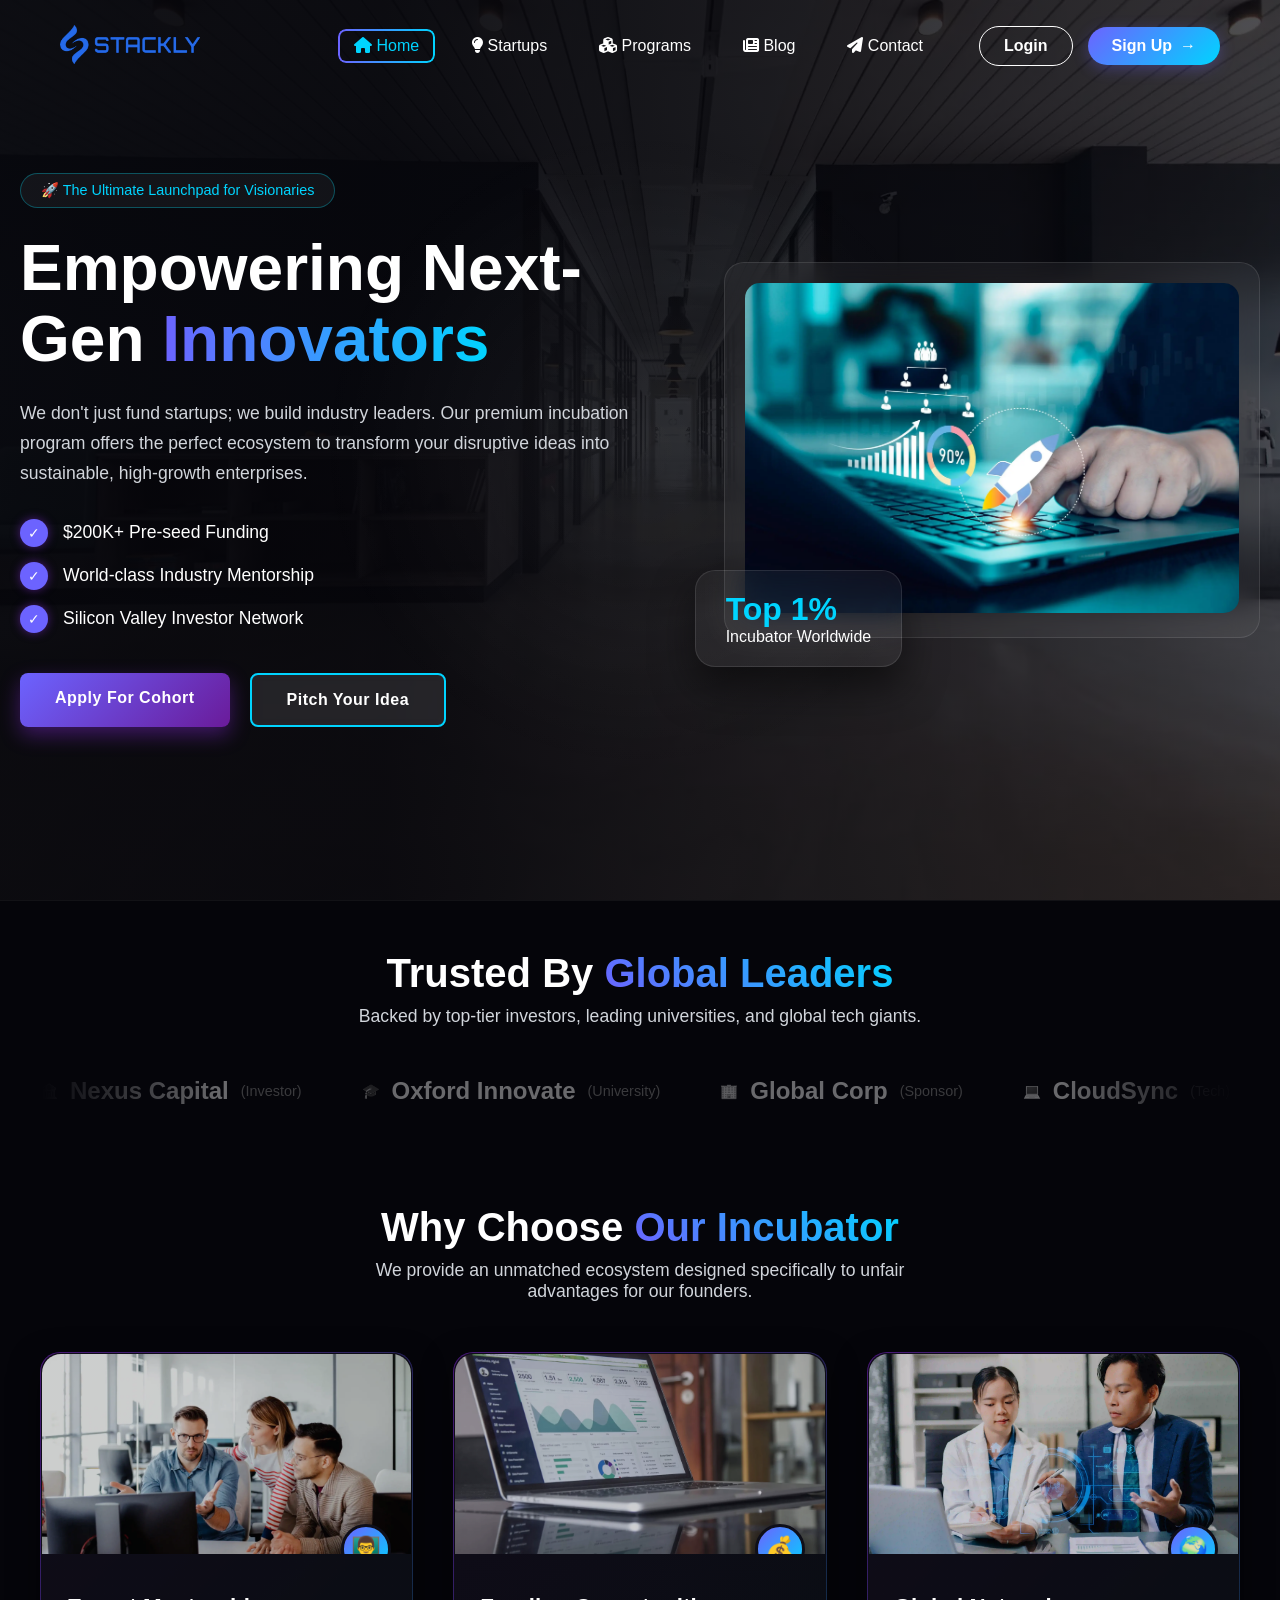
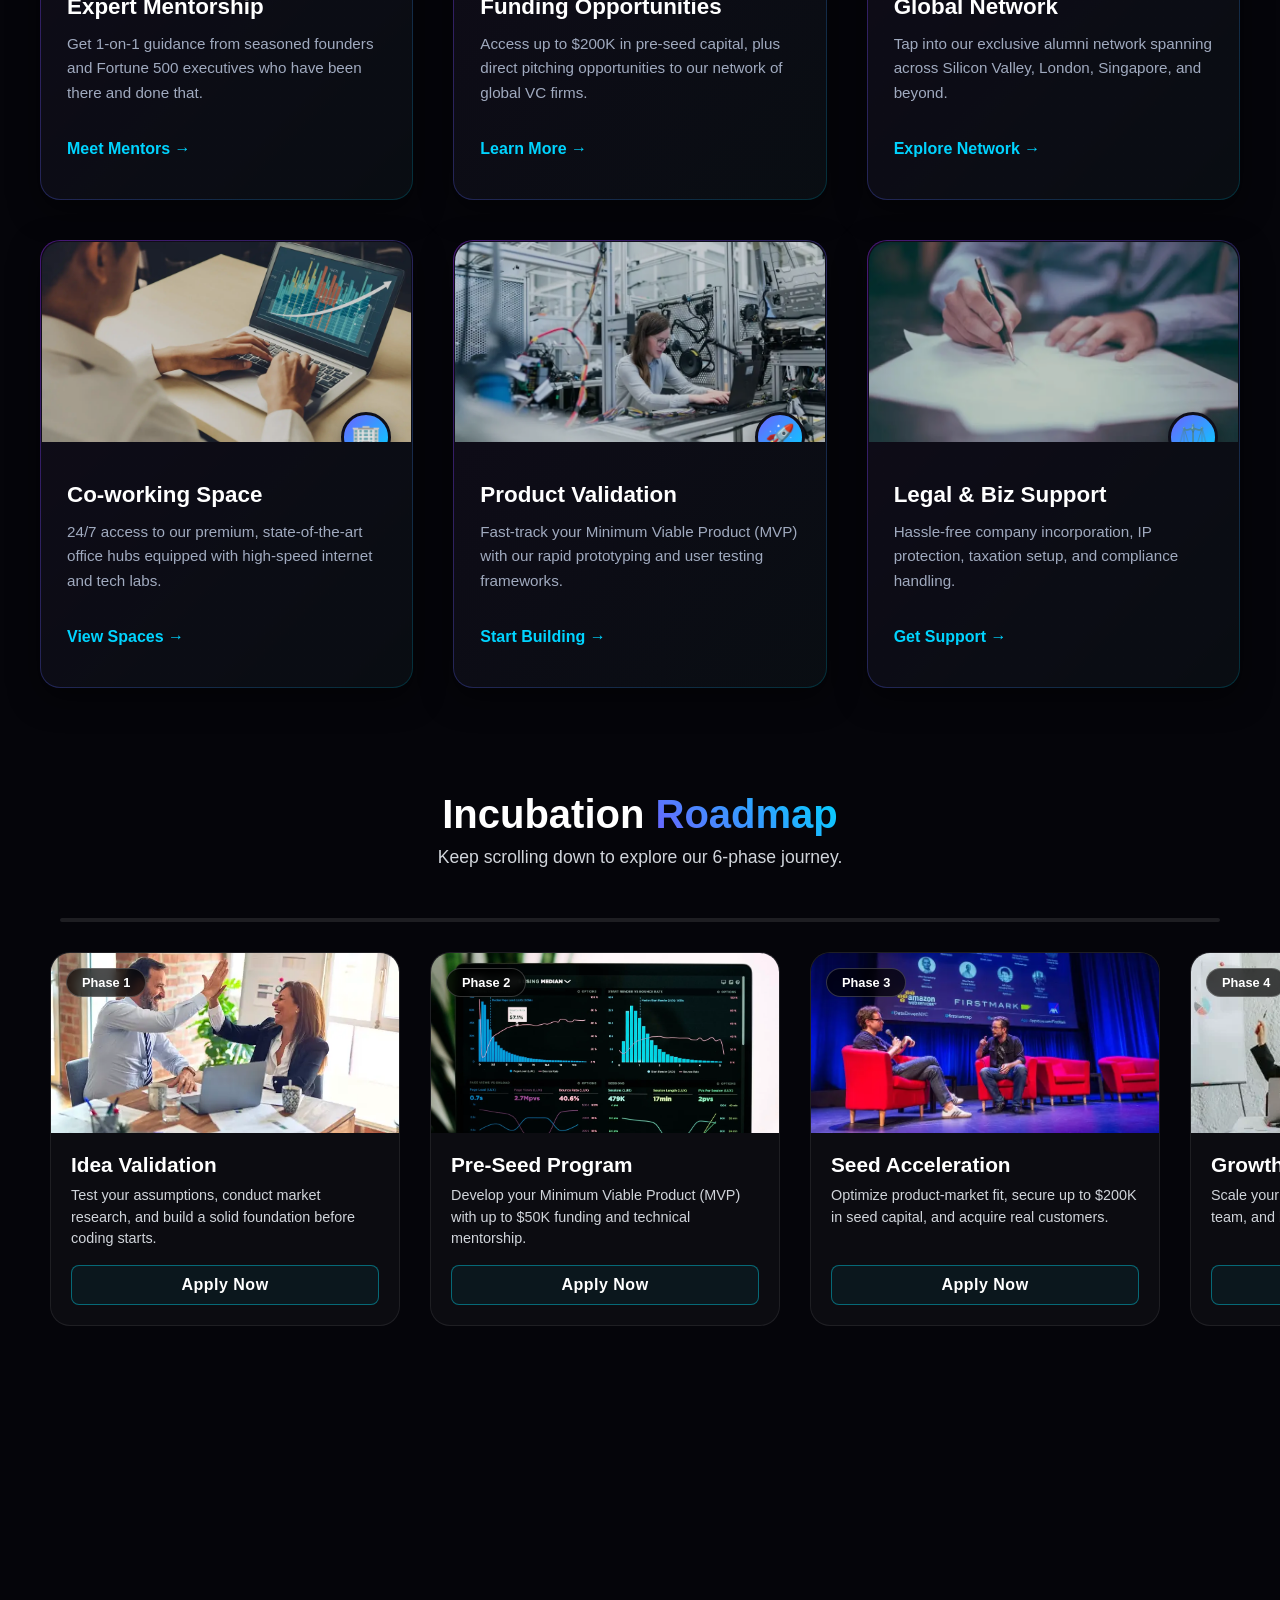
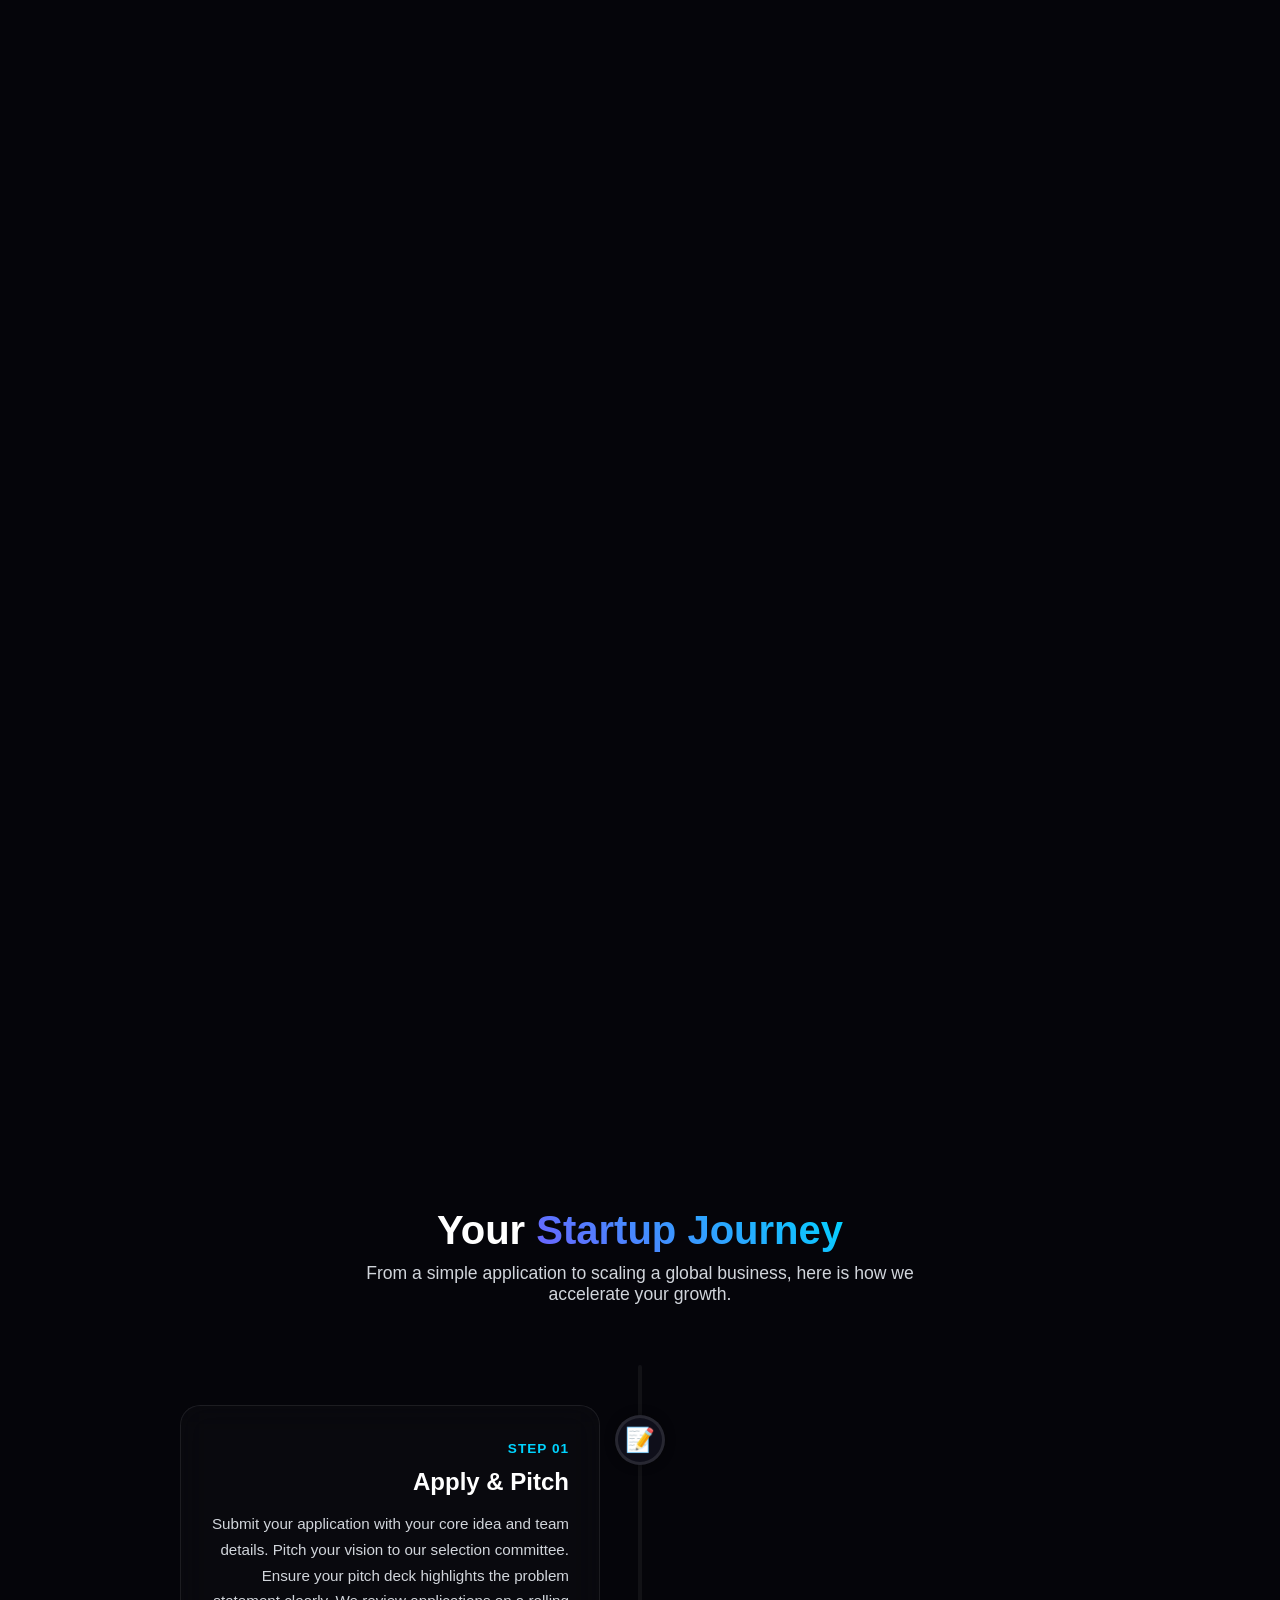
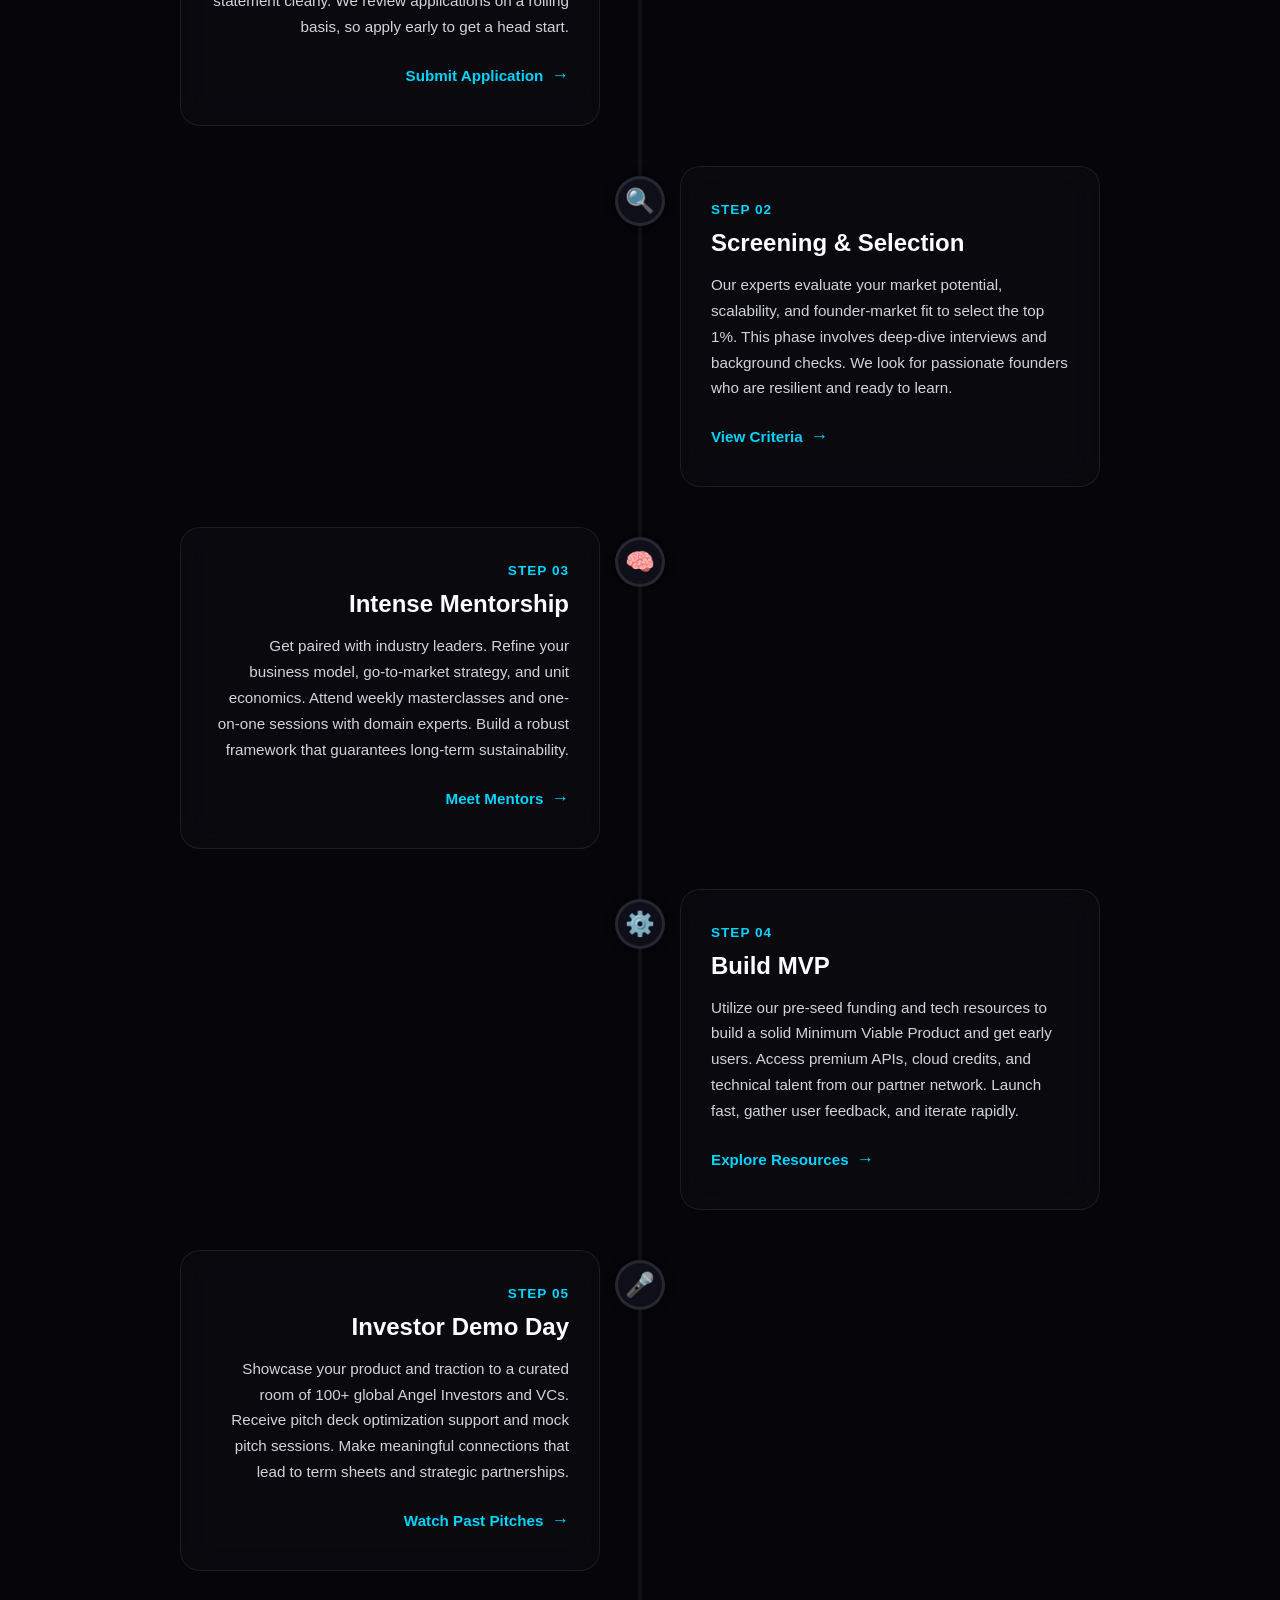
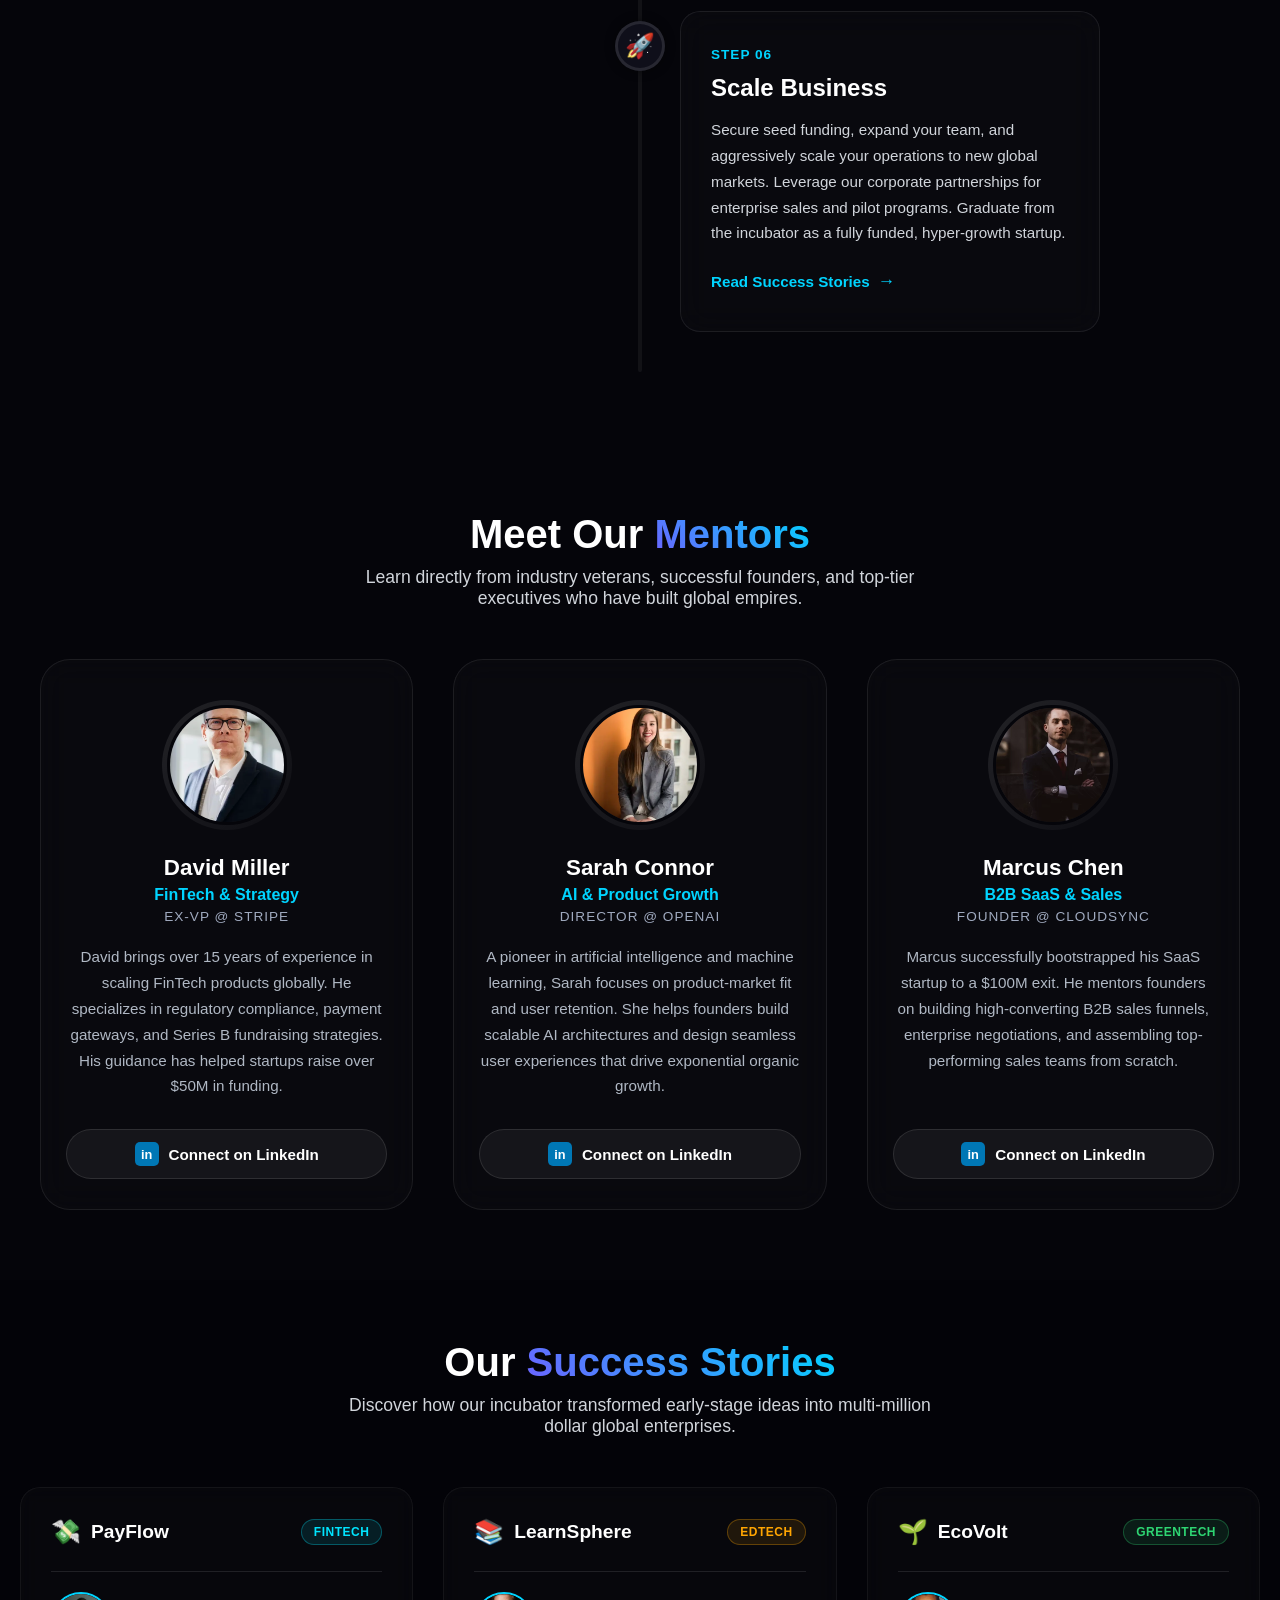
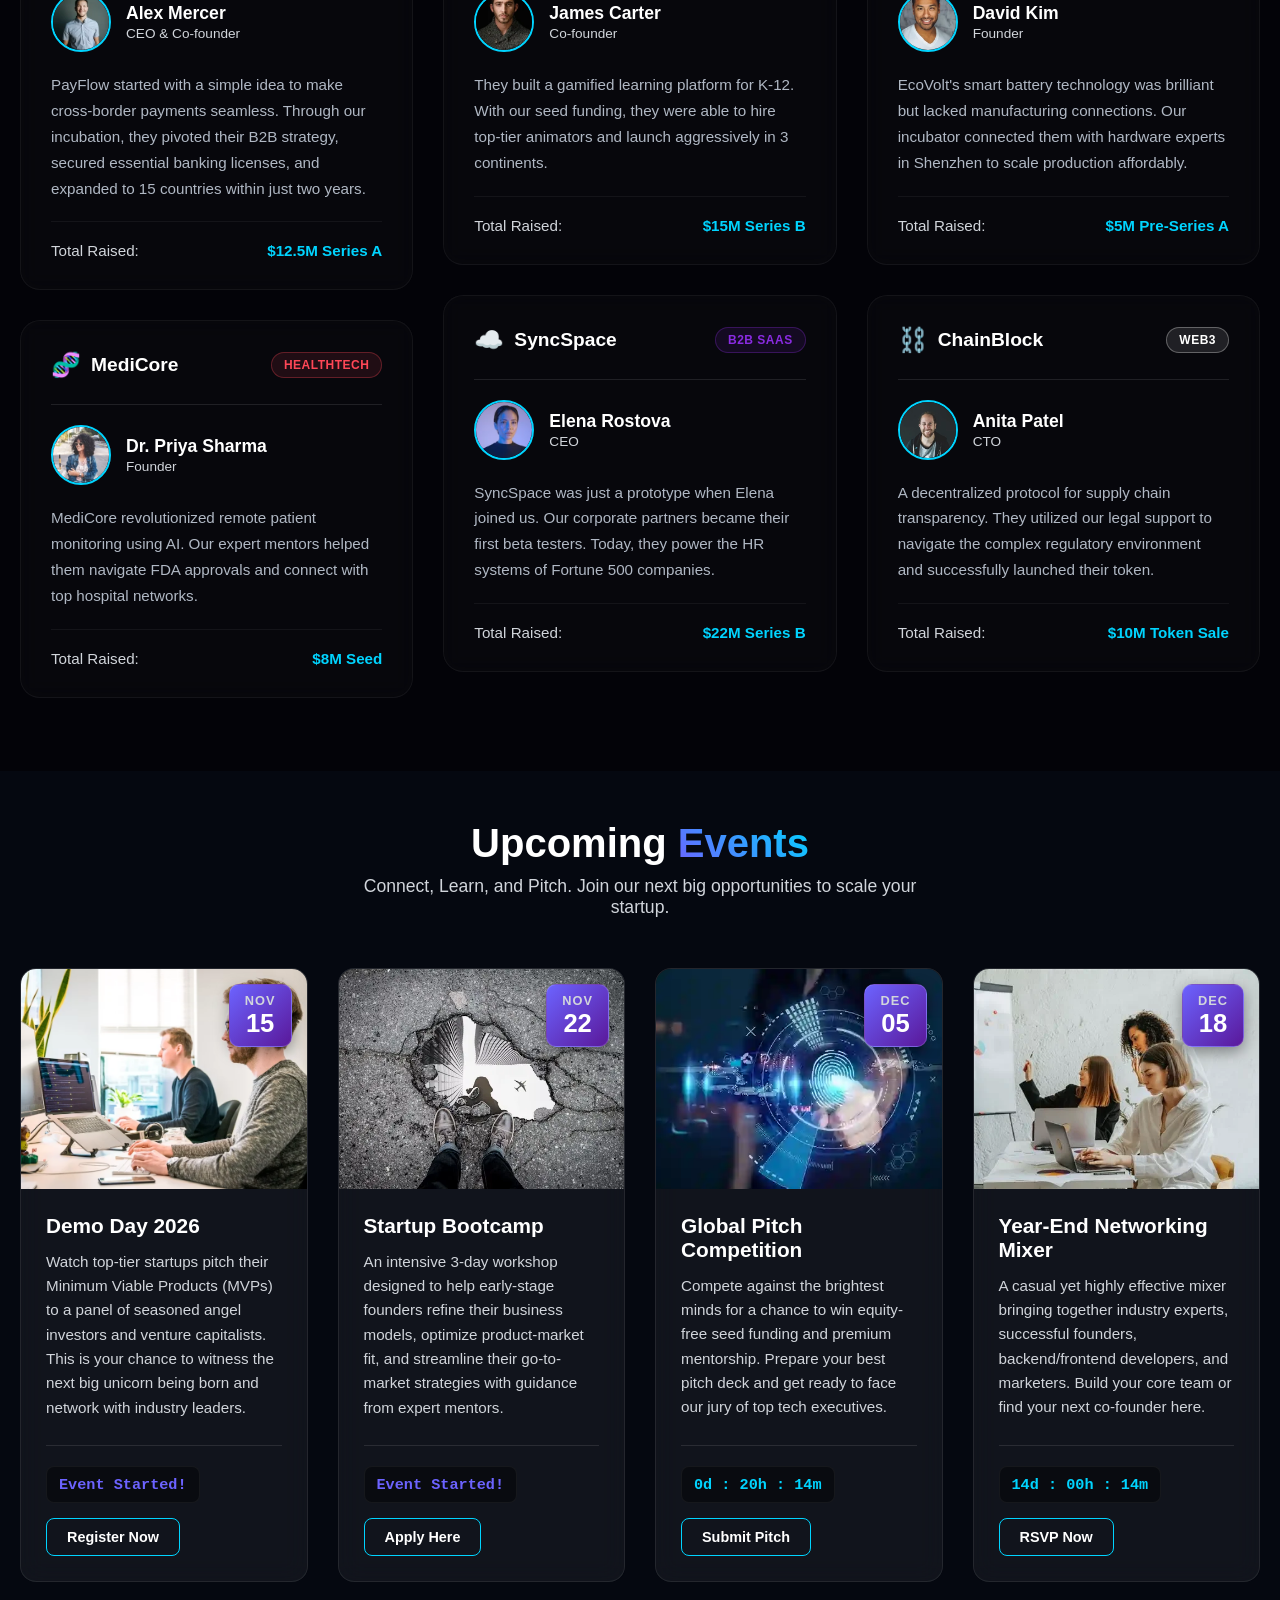
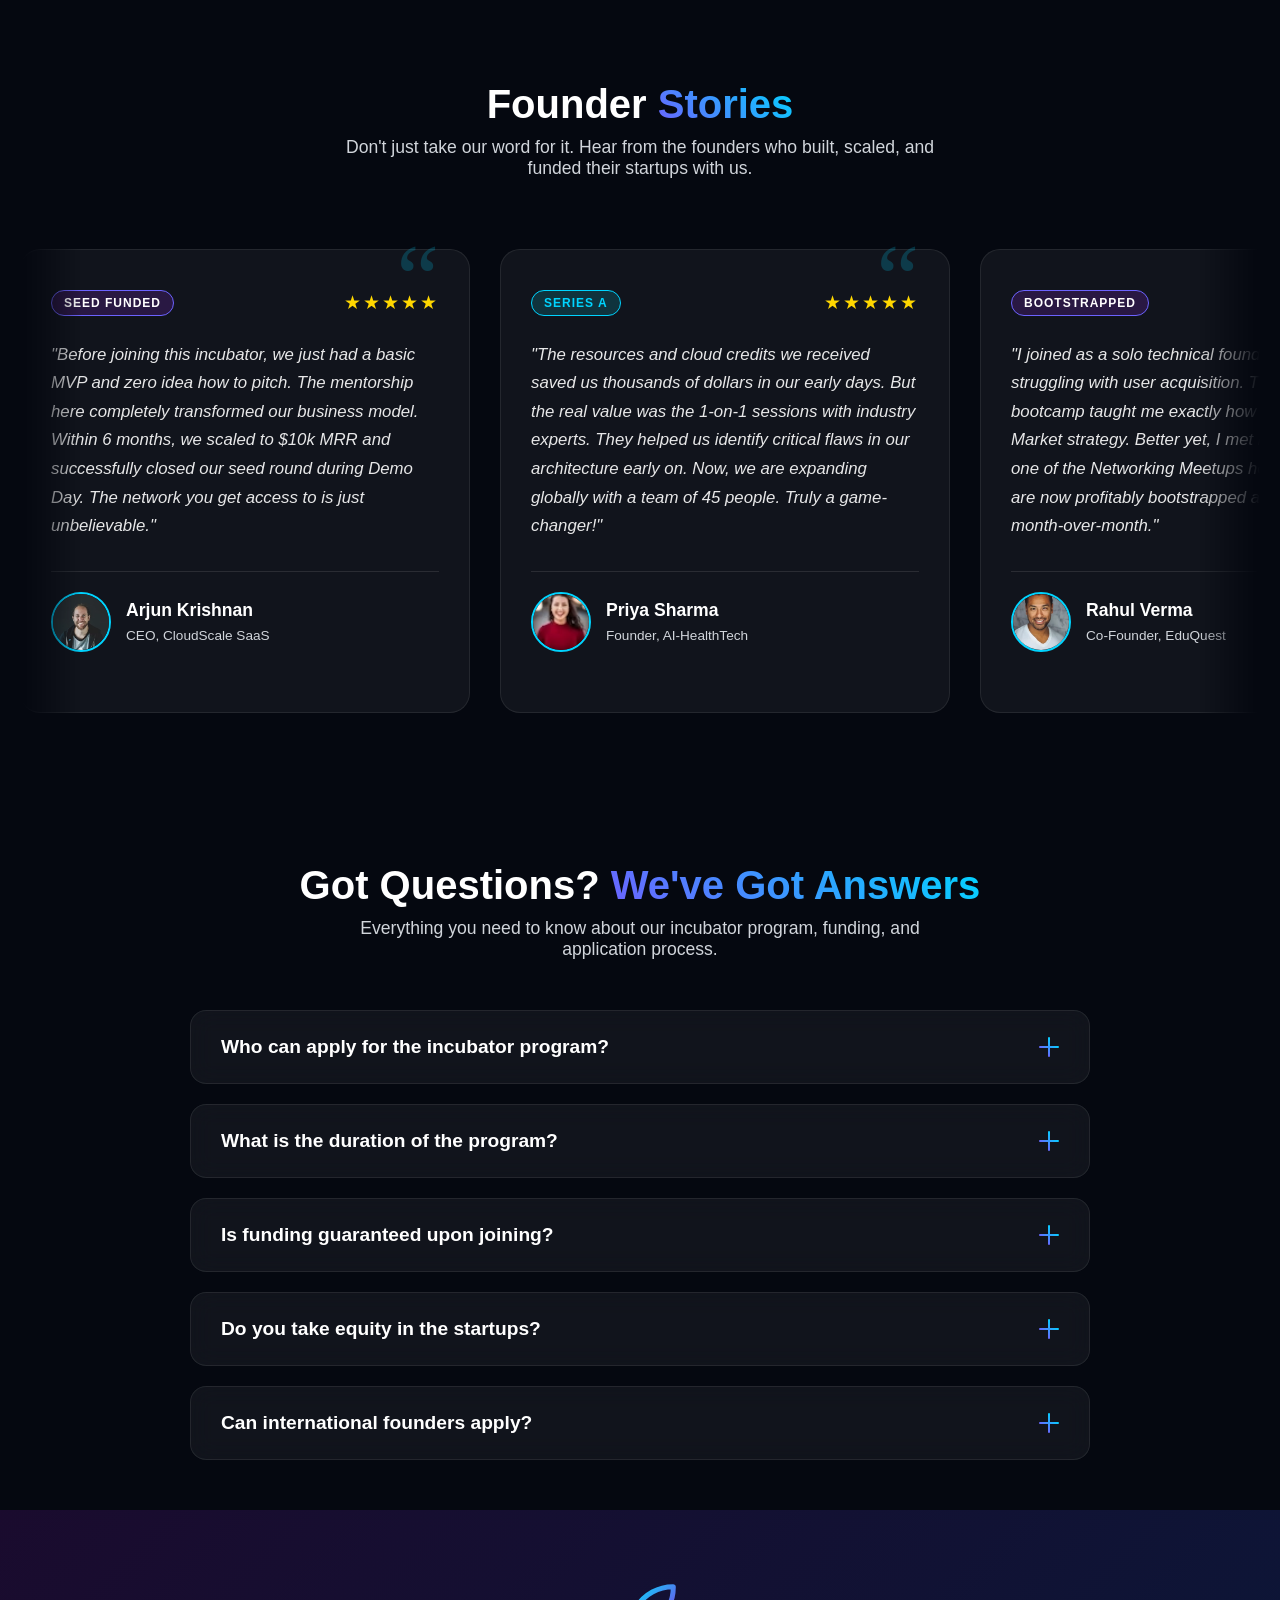
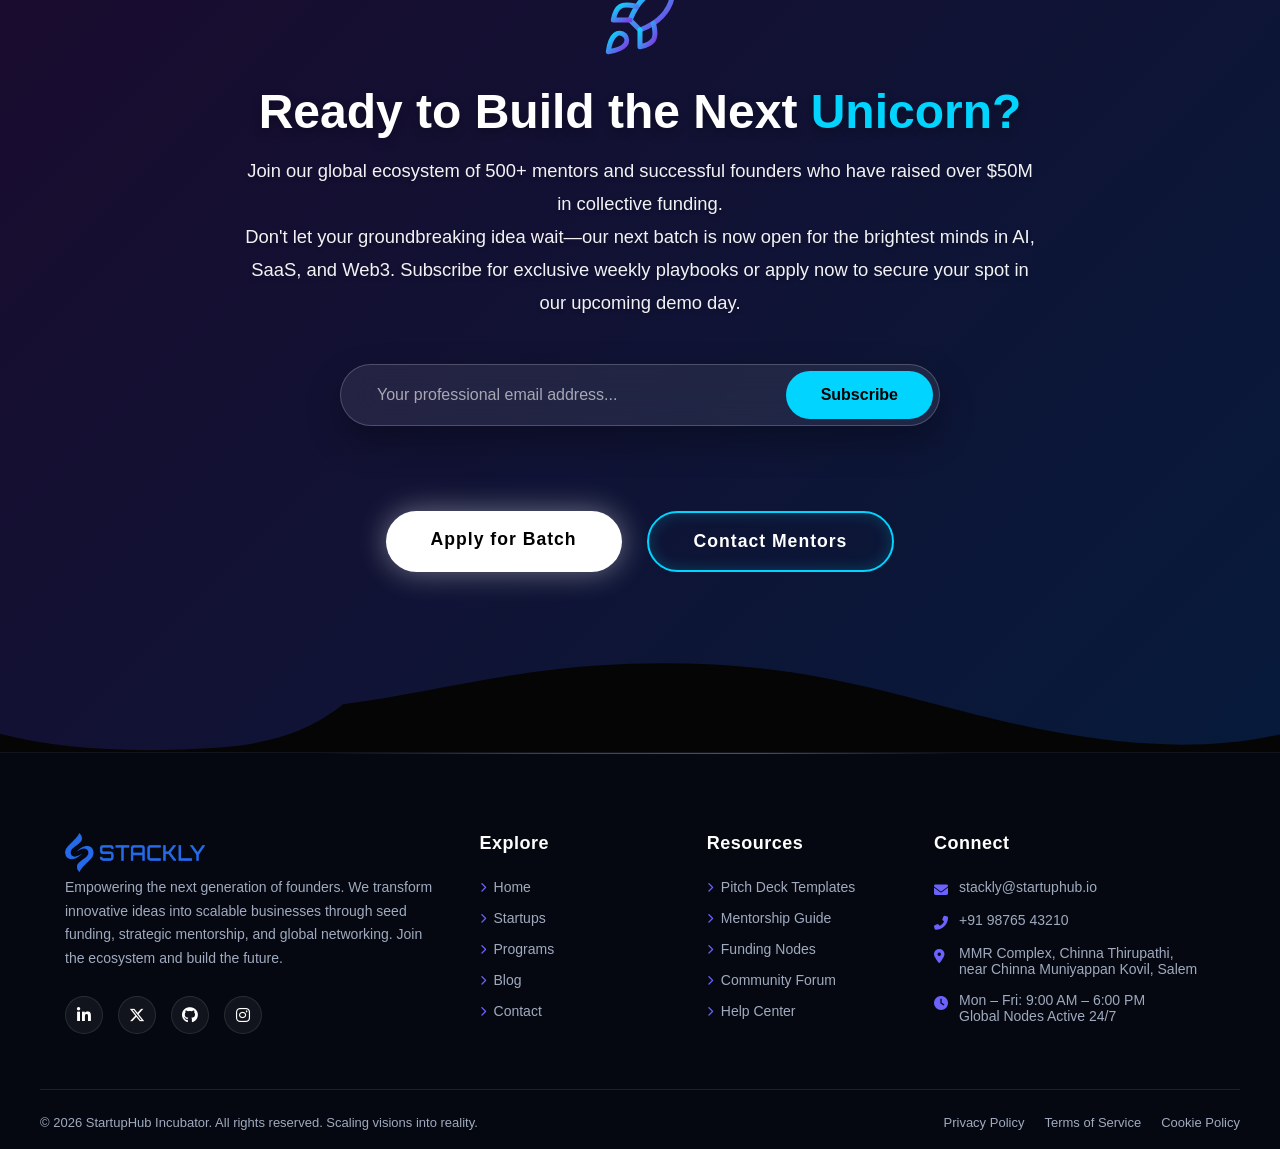
<file: index.html>
<!DOCTYPE html>
<html lang="en">

<head>
    <meta charset="UTF-8">
    <meta name="viewport" content="width=device-width, initial-scale=1.0">
    <meta property="og:title" content="Your Website Title Here">
    <meta property="og:description" content="Join our premium online learning platform and upgrade your skills today.">
    <meta property="og:image" content="https://yourwebsite.com/asset/preview-image.jpg">
    <meta property="og:url" content="https://yourwebsite.com">
    <meta property="og:type" content="website">
    <meta name="description"
        content="Join our premium online learning platform. Access interactive courses, live community zones, and expert tutors to upgrade your skills today.">
    <link rel="icon" type="image/png" href="./asset/logo_Favicon.webp">
    <title>StartupHub Incubator</title>
    <link rel="stylesheet" href="style.css">
    <link rel="stylesheet" href="common.css">
    <link rel="stylesheet" href="https://cdnjs.cloudflare.com/ajax/libs/font-awesome/6.4.2/css/all.min.css">
</head>

<body>


    <header id="navbar">
        <div class="nav-container">


            <a href="index.html" class="logo"><img src="./asset/Logo blue.webp" loading="lazy" alt="logo"></a>


            <div class="nav-wrapper" id="nav-wrapper">
                <nav class="nav-links">
                    <a href="index.html" class="active">
                        <i class="fa-solid fa-house"></i> Home
                    </a>
                    <a href="startup.html">
                        <i class="fa-solid fa-lightbulb"></i> Startups
                    </a>
                    <a href="program.html">
                        <i class="fa-solid fa-cubes"></i> Programs
                    </a>
                    <a href="blog.html">
                        <i class="fa-solid fa-newspaper"></i> Blog
                    </a>
                    <a href="contact.html">
                        <i class="fa-solid fa-paper-plane"></i> Contact
                    </a>
                </nav>

                <div class="auth-buttons">
                    <a href="login.html" class="btn-login">Login</a>
                    <a href="signup.html" class="btn-signup">Sign Up <span class="arrow">→</span></a>
                </div>
            </div>


            <button class="hamburger" id="hamburger">
                <span></span><span></span><span></span>
            </button>

        </div>
    </header>

    <section class="premium-hero" id="home">
        <div class="cursor-spotlight"></div>

        <div class="hero-container">
            <div class="hero-content scroll-animate">
                <div class="badge glass-effect">🚀 The Ultimate Launchpad for Visionaries</div>

                <h1 class="hero-title">Empowering Next-Gen <span>Innovators</span></h1>

                <p class="hero-desc">We don't just fund startups; we build industry leaders. Our premium incubation
                    program offers the perfect ecosystem to transform your disruptive ideas into sustainable,
                    high-growth enterprises.</p>

                <ul class="feature-list">
                    <li><span class="check-icon">✓</span> $200K+ Pre-seed Funding</li>
                    <li><span class="check-icon">✓</span> World-class Industry Mentorship</li>
                    <li><span class="check-icon">✓</span> Silicon Valley Investor Network</li>
                </ul>

                <div class="hero-btn-group">
                    <a href="404page.html" class="btn btn-solid-primary">Apply For Cohort</a>
                    <a href="404page.html" class="btn btn-solid-secondary">Pitch Your Idea</a>
                </div>
            </div>

            <div class="hero-visual scroll-animate">
                <div class="glass-card main-card">
                    <img src="./asset/a3.webp" loading="lazy" alt="Startup Success" class="visual-img">

                    <div class="glass-card floating-stat">
                        <h4>Top 1%</h4>
                        <p>Incubator Worldwide</p>
                    </div>
                </div>
            </div>
        </div>
    </section>




    <section class="partners-section scroll-animate" id="partners">
        <div class="container">


            <div class="section-header">
                <h2 class="section-title">Trusted By <span>Global Leaders</span></h2>
                <p class="section-subtitle">Backed by top-tier investors, leading universities, and global tech giants.
                </p>
            </div>


            <div class="logo-slider-container">
                <div class="logo-track">


                    <div class="logo-item"><span class="logo-icon">🏦</span> Nexus Capital <span>(Investor)</span></div>
                    <div class="logo-item"><span class="logo-icon">🎓</span> Oxford Innovate <span>(University)</span>
                    </div>
                    <div class="logo-item"><span class="logo-icon">🏢</span> Global Corp <span>(Sponsor)</span></div>
                    <div class="logo-item"><span class="logo-icon">💻</span> CloudSync <span>(Tech)</span></div>
                    <div class="logo-item"><span class="logo-icon">🏛️</span> GovTech Hub <span>(Gov)</span></div>
                    <div class="logo-item"><span class="logo-icon">📈</span> Apex Ventures <span>(Investor)</span></div>


                    <div class="logo-item"><span class="logo-icon">🏦</span> Nexus Capital <span>(Investor)</span></div>
                    <div class="logo-item"><span class="logo-icon">🎓</span> Oxford Innovate <span>(University)</span>
                    </div>
                    <div class="logo-item"><span class="logo-icon">🏢</span> Global Corp <span>(Sponsor)</span></div>
                    <div class="logo-item"><span class="logo-icon">💻</span> CloudSync <span>(Tech)</span></div>
                    <div class="logo-item"><span class="logo-icon">🏛️</span> GovTech Hub <span>(Gov)</span></div>
                    <div class="logo-item"><span class="logo-icon">📈</span> Apex Ventures <span>(Investor)</span></div>

                </div>
            </div>

        </div>
    </section>


    <section class="advantages-section scroll-animate" id="advantages">
        <div class="container">

            <div class="section-header">
                <h2 class="section-title">Why Choose <span>Our Incubator</span></h2>
                <p class="section-subtitle">We provide an unmatched ecosystem designed specifically to unfair advantages
                    for our founders.</p>
            </div>

            <div class="advantages-grid">

                <div class="advantage-card tilt-card">
                    <div class="card-img-container">
                        <img src="./asset/a6.webp" loading="lazy" alt="Mentorship" class="adv-img">
                        <div class="animated-icon">👨‍🏫</div>
                    </div>
                    <div class="adv-content">
                        <h3>Expert Mentorship</h3>
                        <p>Get 1-on-1 guidance from seasoned founders and Fortune 500 executives who have been there and
                            done that.</p>
                        <a href="404page.html" class="adv-btn">Meet Mentors <span>→</span></a>
                    </div>
                </div>

                <div class="advantage-card tilt-card">
                    <div class="card-img-container">
                        <img src="./asset/a8.webp" loading="lazy" alt="Funding" class="adv-img">
                        <div class="animated-icon">💰</div>
                    </div>
                    <div class="adv-content">
                        <h3>Funding Opportunities</h3>
                        <p>Access up to $200K in pre-seed capital, plus direct pitching opportunities to our network of
                            global VC firms.</p>
                        <a href="404page.html" class="adv-btn">Learn More <span>→</span></a>
                    </div>
                </div>

                <div class="advantage-card tilt-card">
                    <div class="card-img-container">
                        <img src="./asset/d5.webp" loading="lazy" alt="Network" class="adv-img">
                        <div class="animated-icon">🌍</div>
                    </div>
                    <div class="adv-content">
                        <h3>Global Network</h3>
                        <p>Tap into our exclusive alumni network spanning across Silicon Valley, London, Singapore, and
                            beyond.</p>
                        <a href="404page.html" class="adv-btn">Explore Network <span>→</span></a>
                    </div>
                </div>

                <div class="advantage-card tilt-card">
                    <div class="card-img-container">
                        <img src="./asset/d6.webp" loading="lazy" alt="Workspace" class="adv-img">
                        <div class="animated-icon">🏢</div>
                    </div>
                    <div class="adv-content">
                        <h3>Co-working Space</h3>
                        <p>24/7 access to our premium, state-of-the-art office hubs equipped with high-speed internet
                            and tech labs.</p>
                        <a href="404page.html" class="adv-btn">View Spaces <span>→</span></a>
                    </div>
                </div>

                <div class="advantage-card tilt-card">
                    <div class="card-img-container">
                        <img src="./asset/i3.webp" loading="lazy" alt="Validation" class="adv-img">
                        <div class="animated-icon">🚀</div>
                    </div>
                    <div class="adv-content">
                        <h3>Product Validation</h3>
                        <p>Fast-track your Minimum Viable Product (MVP) with our rapid prototyping and user testing
                            frameworks.</p>
                        <a href="404page.html" class="adv-btn">Start Building <span>→</span></a>
                    </div>
                </div>

                <div class="advantage-card tilt-card">
                    <div class="card-img-container">
                        <img src="./asset/i2.webp" loading="lazy" alt="Legal Support" class="adv-img">
                        <div class="animated-icon">⚖️</div>
                    </div>
                    <div class="adv-content">
                        <h3>Legal & Biz Support</h3>
                        <p>Hassle-free company incorporation, IP protection, taxation setup, and compliance handling.
                        </p>
                        <a href="404page.html" class="adv-btn">Get Support <span>→</span></a>
                    </div>
                </div>

            </div>
        </div>
    </section>



    <section class="horizontal-scroll-section" id="incubation">

        <div class="sticky-wrapper">
            <div class="container sticky-header">
                <div class="section-header">
                    <h2 class="section-title">Incubation <span>Roadmap</span></h2>
                    <p class="section-subtitle">Keep scrolling down to explore our 6-phase journey.</p>
                </div>

                <div class="timeline-wrapper">
                    <div class="timeline-track">
                        <div class="timeline-progress" id="timeline-progress"></div>
                    </div>
                </div>
            </div>


            <div class="horizontal-track" id="horizontal-track">


                <div class="program-card">
                    <div class="card-img-box">
                        <img src="./asset/h22.webp" loading="lazy" alt="Idea Validation" class="prog-img">
                        <div class="gradient-overlay"></div>
                        <span class="phase-badge">Phase 1</span>
                    </div>
                    <div class="prog-content">
                        <h3>Idea Validation</h3>
                        <p>Test your assumptions, conduct market research, and build a solid foundation before coding
                            starts.</p>
                        <a href="404page.html" class="btn btn-outline-prog">Apply Now</a>
                    </div>
                </div>


                <div class="program-card">
                    <div class="card-img-box">
                        <img src="./asset/a1.webp" loading="lazy" alt="Pre-Seed" class="prog-img">
                        <div class="gradient-overlay"></div>
                        <span class="phase-badge">Phase 2</span>
                    </div>
                    <div class="prog-content">
                        <h3>Pre-Seed Program</h3>
                        <p>Develop your Minimum Viable Product (MVP) with up to $50K funding and technical mentorship.
                        </p>
                        <a href="404page.html" class="btn btn-outline-prog">Apply Now</a>
                    </div>
                </div>


                <div class="program-card">
                    <div class="card-img-box">
                        <img src="./asset/t2.webp" loading="lazy" alt="Seed" class="prog-img">
                        <div class="gradient-overlay"></div>
                        <span class="phase-badge">Phase 3</span>
                    </div>
                    <div class="prog-content">
                        <h3>Seed Acceleration</h3>
                        <p>Optimize product-market fit, secure up to $200K in seed capital, and acquire real customers.
                        </p>
                        <a href="404page.html" class="btn btn-outline-prog">Apply Now</a>
                    </div>
                </div>


                <div class="program-card">
                    <div class="card-img-box">
                        <img src="./asset/t7.webp" loading="lazy" alt="Growth" class="prog-img">
                        <div class="gradient-overlay"></div>
                        <span class="phase-badge">Phase 4</span>
                    </div>
                    <div class="prog-content">
                        <h3>Growth Program</h3>
                        <p>Scale your operations globally, expand your team, and build a sustainable revenue model.</p>
                        <a href="404page.html" class="btn btn-outline-prog">Apply Now</a>
                    </div>
                </div>


                <div class="program-card">
                    <div class="card-img-box">
                        <img src="./asset/t10.webp" loading="lazy" alt="Expansion" class="prog-img">
                        <div class="gradient-overlay"></div>
                        <span class="phase-badge highlight-badge">Phase 5</span>
                    </div>
                    <div class="prog-content">
                        <h3>Global Expansion</h3>
                        <p>Enter international markets with our strategic partners and set up offices in major tech
                            hubs.</p>
                        <a href="404page.html" class="btn btn-outline-prog">Apply Now</a>
                    </div>
                </div>


                <div class="program-card">
                    <div class="card-img-box">
                        <img src="./asset/t14.webp" loading="lazy" alt="Series A" class="prog-img">
                        <div class="gradient-overlay"></div>
                        <span class="phase-badge highlight-badge">Phase 6</span>
                    </div>
                    <div class="prog-content">
                        <h3>Series A Ready</h3>
                        <p>Pitch directly to our exclusive network of Silicon Valley VCs and secure your Series A
                            funding.</p>
                        <a href="404page.html" class="btn btn-outline-prog">Apply Now</a>
                    </div>
                </div>

            </div>
        </div>
    </section>



    <section class="journey-section" id="journey">
        <div class="container">

            <div class="section-header scroll-animate">
                <h2 class="section-title">Your <span>Startup Journey</span></h2>
                <p class="section-subtitle">From a simple application to scaling a global business, here is how we
                    accelerate your growth.</p>
            </div>

            <div class="timeline-container">

                <div class="timeline-line">
                    <div class="timeline-line-fill" id="journey-line"></div>
                </div>

                <div class="timeline-step step-left scroll-animate">
                    <div class="timeline-dot">📝</div>
                    <div class="journey-card">
                        <span class="step-num">Step 01</span>
                        <h3>Apply & Pitch</h3>
                        <p>Submit your application with your core idea and team details. Pitch your vision to our
                            selection committee. Ensure your pitch deck highlights the problem statement clearly. We
                            review applications on a rolling basis, so apply early to get a head start.</p>
                        <a href="404page.html" class="journey-btn">Submit Application <span>→</span></a>
                    </div>
                </div>

                <div class="timeline-step step-right scroll-animate">
                    <div class="timeline-dot">🔍</div>
                    <div class="journey-card">
                        <span class="step-num">Step 02</span>
                        <h3>Screening & Selection</h3>
                        <p>Our experts evaluate your market potential, scalability, and founder-market fit to select the
                            top 1%. This phase involves deep-dive interviews and background checks. We look for
                            passionate founders who are resilient and ready to learn.</p>
                        <a href="404page.html" class="journey-btn">View Criteria <span>→</span></a>
                    </div>
                </div>

                <div class="timeline-step step-left scroll-animate">
                    <div class="timeline-dot">🧠</div>
                    <div class="journey-card">
                        <span class="step-num">Step 03</span>
                        <h3>Intense Mentorship</h3>
                        <p>Get paired with industry leaders. Refine your business model, go-to-market strategy, and unit
                            economics. Attend weekly masterclasses and one-on-one sessions with domain experts. Build a
                            robust framework that guarantees long-term sustainability.</p>
                        <a href="404page.html" class="journey-btn">Meet Mentors <span>→</span></a>
                    </div>
                </div>

                <div class="timeline-step step-right scroll-animate">
                    <div class="timeline-dot">⚙️</div>
                    <div class="journey-card">
                        <span class="step-num">Step 04</span>
                        <h3>Build MVP</h3>
                        <p>Utilize our pre-seed funding and tech resources to build a solid Minimum Viable Product and
                            get early users. Access premium APIs, cloud credits, and technical talent from our partner
                            network. Launch fast, gather user feedback, and iterate rapidly.</p>
                        <a href="404page.html" class="journey-btn">Explore Resources <span>→</span></a>
                    </div>
                </div>

                <div class="timeline-step step-left scroll-animate">
                    <div class="timeline-dot">🎤</div>
                    <div class="journey-card">
                        <span class="step-num">Step 05</span>
                        <h3>Investor Demo Day</h3>
                        <p>Showcase your product and traction to a curated room of 100+ global Angel Investors and VCs.
                            Receive pitch deck optimization support and mock pitch sessions. Make meaningful connections
                            that lead to term sheets and strategic partnerships.</p>
                        <a href="404page.html" class="journey-btn">Watch Past Pitches <span>→</span></a>
                    </div>
                </div>

                <div class="timeline-step step-right scroll-animate">
                    <div class="timeline-dot">🚀</div>
                    <div class="journey-card">
                        <span class="step-num">Step 06</span>
                        <h3>Scale Business</h3>
                        <p>Secure seed funding, expand your team, and aggressively scale your operations to new global
                            markets. Leverage our corporate partnerships for enterprise sales and pilot programs.
                            Graduate from the incubator as a fully funded, hyper-growth startup.</p>
                        <a href="404page.html" class="journey-btn">Read Success Stories <span>→</span></a>
                    </div>
                </div>

            </div>
        </div>
    </section>


    <section class="mentors-section scroll-animate" id="mentors">
        <div class="container">

            <div class="section-header">
                <h2 class="section-title">Meet Our <span>Mentors</span></h2>
                <p class="section-subtitle">Learn directly from industry veterans, successful founders, and top-tier
                    executives who have built global empires.</p>
            </div>

            <div class="mentors-grid">

                <div class="mentor-card">
                    <div class="mentor-img-wrapper">
                        <img src="./asset/i4.webp" loading="lazy" alt="John Doe" class="mentor-img">
                        <div class="img-glow"></div>
                    </div>
                    <div class="mentor-info">
                        <h3>David Miller</h3>
                        <h4 class="mentor-role">FinTech & Strategy</h4>
                        <span class="mentor-company">Ex-VP @ Stripe</span>
                        <p class="mentor-bio">David brings over 15 years of experience in scaling FinTech products
                            globally. He specializes in regulatory compliance, payment gateways, and Series B
                            fundraising strategies. His guidance has helped startups raise over $50M in funding.</p>

                        <a href="404page.html" class="linkedin-btn">
                            <span class="icon">in</span> Connect on LinkedIn
                        </a>
                    </div>
                </div>

                <div class="mentor-card">
                    <div class="mentor-img-wrapper">
                        <img src="./asset/i5.webp" loading="lazy" alt="Sarah Connor" class="mentor-img">
                        <div class="img-glow"></div>
                    </div>
                    <div class="mentor-info">
                        <h3>Sarah Connor</h3>
                        <h4 class="mentor-role">AI & Product Growth</h4>
                        <span class="mentor-company">Director @ OpenAI</span>
                        <p class="mentor-bio">A pioneer in artificial intelligence and machine learning, Sarah focuses
                            on product-market fit and user retention. She helps founders build scalable AI architectures
                            and design seamless user experiences that drive exponential organic growth.</p>

                        <a href="404page.html" class="linkedin-btn">
                            <span class="icon">in</span> Connect on LinkedIn
                        </a>
                    </div>
                </div>

                <div class="mentor-card">
                    <div class="mentor-img-wrapper">
                        <img src="./asset/i6.webp" loading="lazy" alt="Marcus Chen" class="mentor-img">
                        <div class="img-glow"></div>
                    </div>
                    <div class="mentor-info">
                        <h3>Marcus Chen</h3>
                        <h4 class="mentor-role">B2B SaaS & Sales</h4>
                        <span class="mentor-company">Founder @ CloudSync</span>
                        <p class="mentor-bio">Marcus successfully bootstrapped his SaaS startup to a $100M exit. He
                            mentors founders on building high-converting B2B sales funnels, enterprise negotiations, and
                            assembling top-performing sales teams from scratch.</p>

                        <a href="404page.html" class="linkedin-btn">
                            <span class="icon">in</span> Connect on LinkedIn
                        </a>
                    </div>
                </div>

            </div>
        </div>
    </section>


    <section class="success-section scroll-animate" id="success">
        <div class="container">

            <div class="section-header">
                <h2 class="section-title">Our <span>Success Stories</span></h2>
                <p class="section-subtitle">Discover how our incubator transformed early-stage ideas into multi-million
                    dollar global enterprises.</p>
            </div>

            <div class="masonry-grid">

                <div class="success-card">
                    <div class="card-top">
                        <div class="startup-logo"><span class="logo-icon">💸</span> PayFlow</div>
                        <span class="industry-badge fintech">FinTech</span>
                    </div>
                    <div class="founder-info">
                        <img src="./asset/c10.webp" loading="lazy" alt="Alex" class="founder-img">
                        <div>
                            <h4>Alex Mercer</h4>
                            <p>CEO & Co-founder</p>
                        </div>
                    </div>
                    <p class="growth-story">PayFlow started with a simple idea to make cross-border payments seamless.
                        Through our incubation, they pivoted their B2B strategy, secured essential banking licenses, and
                        expanded to 15 countries within just two years.</p>

                    <div class="hover-expansion">
                        <div class="css-chart">
                            <h5>Monthly Transaction Volume</h5>
                            <div class="bar-group">
                                <span class="label">Before Incubation</span>
                                <div class="bar bar-before" style="width: 15%;"><span>$100K</span></div>
                            </div>
                            <div class="bar-group">
                                <span class="label">After 2 Years</span>
                                <div class="bar bar-after" style="width: 90%;"><span>$50M+</span></div>
                            </div>
                        </div>
                    </div>

                    <div class="funding-footer">
                        <span>Total Raised:</span>
                        <strong>$12.5M Series A</strong>
                    </div>
                </div>

                <div class="success-card">
                    <div class="card-top">
                        <div class="startup-logo"><span class="logo-icon">🧬</span> MediCore</div>
                        <span class="industry-badge health">HealthTech</span>
                    </div>
                    <div class="founder-info">
                        <img src="./asset/c9.webp" loading="lazy" alt="Priya" class="founder-img">
                        <div>
                            <h4>Dr. Priya Sharma</h4>
                            <p>Founder</p>
                        </div>
                    </div>
                    <p class="growth-story">MediCore revolutionized remote patient monitoring using AI. Our expert
                        mentors helped them navigate FDA approvals and connect with top hospital networks.</p>

                    <div class="hover-expansion">
                        <div class="css-chart">
                            <h5>Active Patients Monitored</h5>
                            <div class="bar-group">
                                <span class="label">Idea Stage</span>
                                <div class="bar bar-before" style="width: 5%;"><span>10k </span></div>
                            </div>
                            <div class="bar-group">
                                <span class="label">Today</span>
                                <div class="bar bar-after" style="width: 75%;"><span>250,000+</span></div>
                            </div>
                        </div>
                    </div>

                    <div class="funding-footer">
                        <span>Total Raised:</span>
                        <strong>$8M Seed</strong>
                    </div>
                </div>

                <div class="success-card">
                    <div class="card-top">
                        <div class="startup-logo"><span class="logo-icon">📚</span> LearnSphere</div>
                        <span class="industry-badge edtech">EdTech</span>
                    </div>
                    <div class="founder-info">
                        <img src="./asset/c6.webp" loading="lazy" alt="James" class="founder-img">
                        <div>
                            <h4>James Carter</h4>
                            <p>Co-founder</p>
                        </div>
                    </div>
                    <p class="growth-story">They built a gamified learning platform for K-12. With our seed funding,
                        they were able to hire top-tier animators and launch aggressively in 3 continents.</p>

                    <div class="hover-expansion">
                        <div class="css-chart">
                            <h5>Monthly Active Users</h5>
                            <div class="bar-group">
                                <span class="label">Launch</span>
                                <div class="bar bar-before" style="width: 10%;"><span>5K</span></div>
                            </div>
                            <div class="bar-group">
                                <span class="label">Post-Incubation</span>
                                <div class="bar bar-after" style="width: 85%;"><span>1.2M</span></div>
                            </div>
                        </div>
                    </div>

                    <div class="funding-footer">
                        <span>Total Raised:</span>
                        <strong>$15M Series B</strong>
                    </div>
                </div>

                <div class="success-card">
                    <div class="card-top">
                        <div class="startup-logo"><span class="logo-icon">☁️</span> SyncSpace</div>
                        <span class="industry-badge saas">B2B SaaS</span>
                    </div>
                    <div class="founder-info">
                        <img src="./asset/c5.webp" loading="lazy" alt="Elena" class="founder-img">
                        <div>
                            <h4>Elena Rostova</h4>
                            <p>CEO</p>
                        </div>
                    </div>
                    <p class="growth-story">SyncSpace was just a prototype when Elena joined us. Our corporate partners
                        became their first beta testers. Today, they power the HR systems of Fortune 500 companies.</p>

                    <div class="hover-expansion">
                        <div class="css-chart">
                            <h5>Annual Recurring Revenue (ARR)</h5>
                            <div class="bar-group">
                                <span class="label">Year 1</span>
                                <div class="bar bar-before" style="width: 8%;"><span>$50K</span></div>
                            </div>
                            <div class="bar-group">
                                <span class="label">Year 3</span>
                                <div class="bar bar-after" style="width: 95%;"><span>$12M ARR</span></div>
                            </div>
                        </div>
                    </div>

                    <div class="funding-footer">
                        <span>Total Raised:</span>
                        <strong>$22M Series B</strong>
                    </div>
                </div>

                <div class="success-card">
                    <div class="card-top">
                        <div class="startup-logo"><span class="logo-icon">🌱</span> EcoVolt</div>
                        <span class="industry-badge greentech">GreenTech</span>
                    </div>
                    <div class="founder-info">
                        <img src="./asset/i7.webp" loading="lazy" alt="David" class="founder-img">
                        <div>
                            <h4>David Kim</h4>
                            <p>Founder</p>
                        </div>
                    </div>
                    <p class="growth-story">EcoVolt's smart battery technology was brilliant but lacked manufacturing
                        connections. Our incubator connected them with hardware experts in Shenzhen to scale production
                        affordably.</p>

                    <div class="hover-expansion">
                        <div class="css-chart">
                            <h5>Units Manufactured</h5>
                            <div class="bar-group">
                                <span class="label">Before</span>
                                <div class="bar bar-before" style="width: 5%;"><span>100</span></div>
                            </div>
                            <div class="bar-group">
                                <span class="label">After</span>
                                <div class="bar bar-after" style="width: 70%;"><span>50,000+</span></div>
                            </div>
                        </div>
                    </div>

                    <div class="funding-footer">
                        <span>Total Raised:</span>
                        <strong>$5M Pre-Series A</strong>
                    </div>
                </div>

                <div class="success-card">
                    <div class="card-top">
                        <div class="startup-logo"><span class="logo-icon">⛓️</span> ChainBlock</div>
                        <span class="industry-badge web3">Web3</span>
                    </div>
                    <div class="founder-info">
                        <img src="./asset/i8.webp" loading="lazy" alt="Anita" class="founder-img">
                        <div>
                            <h4>Anita Patel</h4>
                            <p>CTO</p>
                        </div>
                    </div>
                    <p class="growth-story">A decentralized protocol for supply chain transparency. They utilized our
                        legal support to navigate the complex regulatory environment and successfully launched their
                        token.</p>

                    <div class="hover-expansion">
                        <div class="css-chart">
                            <h5>Market Capitalization</h5>
                            <div class="bar-group">
                                <span class="label">Seed Stage</span>
                                <div class="bar bar-before" style="width: 12%;"><span>$2M</span></div>
                            </div>
                            <div class="bar-group">
                                <span class="label">Current Valuation</span>
                                <div class="bar bar-after" style="width: 100%;"><span>$150M</span></div>
                            </div>
                        </div>
                    </div>

                    <div class="funding-footer">
                        <span>Total Raised:</span>
                        <strong>$10M Token Sale</strong>
                    </div>
                </div>

            </div>
        </div>
    </section>


    <section id="upcoming-events" class="events-section">
        <div class="events-container">
            <div class="section-header reveal">
                <h2>Upcoming <span>Events</span></h2>
                <p>Connect, Learn, and Pitch. Join our next big opportunities to scale your startup.</p>
            </div>

            <div class="events-grid">

                <div class="event-card reveal">
                    <div class="event-image">
                        <img src="./asset/m2.webp" loading="lazy" alt="Demo Day">
                        <div class="calendar-date-badge">
                            <span class="month">NOV</span>
                            <span class="day">15</span>
                        </div>
                    </div>
                    <div class="event-content">
                        <h3>Demo Day 2026</h3>
                        <p>Watch top-tier startups pitch their Minimum Viable Products (MVPs) to a panel of seasoned
                            angel investors and venture capitalists. This is your chance to witness the next big unicorn
                            being born and network with industry leaders.</p>
                        <div class="event-meta">
                            <div class="timer-box">
                                <span class="countdown" data-target="2026-11-15T10:00:00">Loading...</span>
                            </div>
                            <a href="404page.html" class="event-btn">Register Now</a>
                        </div>
                    </div>
                </div>

                <div class="event-card reveal" style="transition-delay: 0.1s;">
                    <div class="event-image">
                        <img src="./asset/i9.webp" loading="lazy" alt="Startup Bootcamp">
                        <div class="calendar-date-badge">
                            <span class="month">NOV</span>
                            <span class="day">22</span>
                        </div>
                    </div>
                    <div class="event-content">
                        <h3>Startup Bootcamp</h3>
                        <p>An intensive 3-day workshop designed to help early-stage founders refine their business
                            models, optimize product-market fit, and streamline their go-to-market strategies with
                            guidance from expert mentors.</p>
                        <div class="event-meta">
                            <div class="timer-box">
                                <span class="countdown" data-target="2026-11-22T09:00:00">Loading...</span>
                            </div>
                            <a href="404page.html" class="event-btn">Apply Here</a>
                        </div>
                    </div>
                </div>

                <div class="event-card reveal" style="transition-delay: 0.2s;">
                    <div class="event-image">
                        <img src="./asset/t6.webp" loading="lazy" alt="Pitch Competition">
                        <div class="calendar-date-badge">
                            <span class="month">DEC</span>
                            <span class="day">05</span>
                        </div>
                    </div>
                    <div class="event-content">
                        <h3>Global Pitch Competition</h3>
                        <p>Compete against the brightest minds for a chance to win equity-free seed funding and premium
                            mentorship. Prepare your best pitch deck and get ready to face our jury of top tech
                            executives.</p>
                        <div class="event-meta">
                            <div class="timer-box">
                                <span class="countdown" data-target="2026-12-05T14:00:00">Loading...</span>
                            </div>
                            <a href="404page.html" class="event-btn">Submit Pitch</a>
                        </div>
                    </div>
                </div>

                <div class="event-card reveal" style="transition-delay: 0.3s;">
                    <div class="event-image">
                        <img src="./asset/t7.webp" loading="lazy" alt="Networking Meetup">
                        <div class="calendar-date-badge">
                            <span class="month">DEC</span>
                            <span class="day">18</span>
                        </div>
                    </div>
                    <div class="event-content">
                        <h3>Year-End Networking Mixer</h3>
                        <p>A casual yet highly effective mixer bringing together industry experts, successful founders,
                            backend/frontend developers, and marketers. Build your core team or find your next
                            co-founder here.</p>
                        <div class="event-meta">
                            <div class="timer-box">
                                <span class="countdown" data-target="2026-12-18T18:00:00">Loading...</span>
                            </div>
                            <a href="404page.html" class="event-btn">RSVP Now</a>
                        </div>
                    </div>
                </div>

            </div>
        </div>
    </section>

    <section id="testimonials" class="testimonials-section">
        <div class="testimonials-container">
            <div class="section-header reveal">
                <h2>Founder <span>Stories</span></h2>
                <p>Don't just take our word for it. Hear from the founders who built, scaled, and funded their startups
                    with us.</p>
            </div>

            <div class="slider-wrapper reveal">
                <div class="slider-track">

                    <div class="testi-card glass-card">
                        <div class="quote-icon">“</div>
                        <div class="testi-header">
                            <span class="success-badge">Seed Funded</span>
                            <div class="stars">★★★★★</div>
                        </div>
                        <p class="review-text">"Before joining this incubator, we just had a basic MVP and zero idea how
                            to pitch. The mentorship here completely transformed our business model. Within 6 months, we
                            scaled to $10k MRR and successfully closed our seed round during Demo Day. The network you
                            get access to is just unbelievable."</p>
                        <div class="founder-info">
                            <img src="./asset/i8.webp" loading="lazy" alt="Arjun">
                            <div class="founder-details">
                                <h4>Arjun Krishnan</h4>
                                <span>CEO, CloudScale SaaS</span>
                            </div>
                        </div>
                    </div>

                    <div class="testi-card glass-card">
                        <div class="quote-icon">“</div>
                        <div class="testi-header">
                            <span class="success-badge active-badge">Series A</span>
                            <div class="stars">★★★★★</div>
                        </div>
                        <p class="review-text">"The resources and cloud credits we received saved us thousands of
                            dollars in our early days. But the real value was the 1-on-1 sessions with industry experts.
                            They helped us identify critical flaws in our architecture early on. Now, we are expanding
                            globally with a team of 45 people. Truly a game-changer!"</p>
                        <div class="founder-info">
                            <img src="./asset/b4.webp" loading="lazy" alt="Priya">
                            <div class="founder-details">
                                <h4>Priya Sharma</h4>
                                <span>Founder, AI-HealthTech</span>
                            </div>
                        </div>
                    </div>

                    <div class="testi-card glass-card">
                        <div class="quote-icon">“</div>
                        <div class="testi-header">
                            <span class="success-badge">Bootstrapped</span>
                            <div class="stars">★★★★☆</div>
                        </div>
                        <p class="review-text">"I joined as a solo technical founder and was struggling with user
                            acquisition. The startup bootcamp taught me exactly how to build a Go-To-Market strategy.
                            Better yet, I met my co-founder at one of the Networking Meetups hosted here. We are now
                            profitably bootstrapped and growing 20% month-over-month."</p>
                        <div class="founder-info">
                            <img src="./asset/i7.webp" loading="lazy" alt="Rahul">
                            <div class="founder-details">
                                <h4>Rahul Verma</h4>
                                <span>Co-Founder, EduQuest</span>
                            </div>
                        </div>
                    </div>

                    <div class="testi-card glass-card">
                        <div class="quote-icon">“</div>
                        <div class="testi-header">
                            <span class="success-badge">Seed Funded</span>
                            <div class="stars">★★★★★</div>
                        </div>
                        <p class="review-text">"Before joining this incubator, we just had a basic MVP and zero idea how
                            to pitch. The mentorship here completely transformed our business model. Within 6 months, we
                            scaled to $10k MRR and successfully closed our seed round during Demo Day. The network you
                            get access to is just unbelievable."</p>
                        <div class="founder-info">
                            <img src="./asset/i8.webp" loading="lazy" alt="Arjun">
                            <div class="founder-details">
                                <h4>Arjun Krishnan</h4>
                                <span>CEO, CloudScale SaaS</span>
                            </div>
                        </div>
                    </div>

                    <div class="testi-card glass-card">
                        <div class="quote-icon">“</div>
                        <div class="testi-header">
                            <span class="success-badge active-badge">Series A</span>
                            <div class="stars">★★★★★</div>
                        </div>
                        <p class="review-text">"The resources and cloud credits we received saved us thousands of
                            dollars in our early days. But the real value was the 1-on-1 sessions with industry experts.
                            They helped us identify critical flaws in our architecture early on. Now, we are expanding
                            globally with a team of 45 people. Truly a game-changer!"</p>
                        <div class="founder-info">
                            <img src="./asset/b4.webp" loading="lazy" alt="Priya">
                            <div class="founder-details">
                                <h4>Priya Sharma</h4>
                                <span>Founder, AI-HealthTech</span>
                            </div>
                        </div>
                    </div>

                    <div class="testi-card glass-card">
                        <div class="quote-icon">“</div>
                        <div class="testi-header">
                            <span class="success-badge">Bootstrapped</span>
                            <div class="stars">★★★★☆</div>
                        </div>
                        <p class="review-text">"I joined as a solo technical founder and was struggling with user
                            acquisition. The startup bootcamp taught me exactly how to build a Go-To-Market strategy.
                            Better yet, I met my co-founder at one of the Networking Meetups hosted here. We are now
                            profitably bootstrapped and growing 20% month-over-month."</p>
                        <div class="founder-info">
                            <img src="./asset/i7.webp" loading="lazy" alt="Rahul">
                            <div class="founder-details">
                                <h4>Rahul Verma</h4>
                                <span>Co-Founder, EduQuest</span>
                            </div>
                        </div>
                    </div>

                </div>
            </div>
        </div>
    </section>


    <section id="faq" class="faq-section">
        <div class="faq-container">
            <div class="section-header reveal">
                <h2>Got Questions? <span>We've Got Answers</span></h2>
                <p>Everything you need to know about our incubator program, funding, and application process.</p>
            </div>

            <div class="faq-accordion reveal">

                <div class="faq-item">
                    <div class="faq-question">
                        <h3>Who can apply for the incubator program?</h3>
                        <div class="faq-icon"></div>
                    </div>
                    <div class="faq-answer-wrapper">
                        <div class="faq-answer">
                            <p>We primarily look for early-stage tech startups, especially in SaaS, AI, Web3, and
                                FinTech. You should ideally have a working Minimum Viable Product (MVP) or be in the
                                beta testing phase with some early user traction. Both solo founders and teams with
                                complimentary skills are highly encouraged to apply.</p>
                        </div>
                    </div>
                </div>

                <div class="faq-item">
                    <div class="faq-question">
                        <h3>What is the duration of the program?</h3>
                        <div class="faq-icon"></div>
                    </div>
                    <div class="faq-answer-wrapper">
                        <div class="faq-answer">
                            <p>The core intensive program runs for exactly 12 weeks. During this time, you will have
                                weekly sprint reviews, mentorship sessions, and product teardowns. After the initial 3
                                months, you will graduate at our Demo Day, followed by an additional 6 months of
                                extended alumni support and investor networking access.</p>
                        </div>
                    </div>
                </div>

                <div class="faq-item">
                    <div class="faq-question">
                        <h3>Is funding guaranteed upon joining?</h3>
                        <div class="faq-icon"></div>
                    </div>
                    <div class="faq-answer-wrapper">
                        <div class="faq-answer">
                            <p>While funding is not 100% guaranteed, we provide you with all the tools, metrics, and
                                investor connections needed to close your round. Startups that successfully complete our
                                program and hit their growth milestones have an 85% success rate in raising a seed round
                                within 3 months of Demo Day. Plus, you get over $100k in free cloud credits and partner
                                perks immediately.</p>
                        </div>
                    </div>
                </div>

                <div class="faq-item">
                    <div class="faq-question">
                        <h3>Do you take equity in the startups?</h3>
                        <div class="faq-icon"></div>
                    </div>
                    <div class="faq-answer-wrapper">
                        <div class="faq-answer">
                            <p>Yes, for our standard accelerator track, we take a 5% to 7% equity stake in exchange for
                                our initial pre-seed capital, unlimited mentorship, office space, and lifetime network
                                access. However, we also offer an equity-free "Bootstrapped Track" where you pay a flat
                                tuition fee instead of giving up shares in your company.</p>
                        </div>
                    </div>
                </div>

                <div class="faq-item">
                    <div class="faq-question">
                        <h3>Can international founders apply?</h3>
                        <div class="faq-icon"></div>
                    </div>
                    <div class="faq-answer-wrapper">
                        <div class="faq-answer">
                            <p>Absolutely! We are a remote-friendly, global incubator. We have successfully backed
                                founders from over 20 different countries. If you are an international founder looking
                                to target global markets, we also provide legal assistance for incorporating your
                                company as a Delaware C-Corp and navigating founder visa processes.</p>
                        </div>
                    </div>
                </div>

            </div>
        </div>
    </section>


    <section id="cta-newsletter" class="cta-section">

        <div class="cta-container reveal">


            <div class="floating-rocket">
                <svg width="80" height="80" viewBox="0 0 24 24" fill="none" stroke="url(#gradient-unicorn)"
                    stroke-width="1.5" stroke-linecap="round" stroke-linejoin="round">
                    <defs>
                        <linearGradient id="gradient-unicorn" x1="0%" y1="0%" x2="100%" y2="100%">
                            <stop offset="0%" stop-color="#00e5ff" />
                            <stop offset="100%" stop-color="#8a2be2" />
                        </linearGradient>
                    </defs>
                    <path d="M4.5 16.5c-1.5 1.26-2 5-2 5s3.74-.5 5-2c.71-.84.7-2.13-.09-2.91a2.18 2.18 0 0 0-2.91-.09z">
                    </path>
                    <path
                        d="m12 15-3-3a22 22 0 0 1 2-3.95A12.88 12.88 0 0 1 22 2c0 2.72-.78 7.5-6 11a22.35 22.35 0 0 1-4 2z">
                    </path>
                    <path d="M9 12H4s.55-3.03 2-4c1.62-1.08 5 0 5 0"></path>
                    <path d="M12 15v5s3.03-.55 4-2c1.08-1.62 0-5 0-5"></path>
                </svg>
            </div>

            <h2>Ready to Build the Next <span>Unicorn?</span></h2>

            <p class="cta-desc">
                Join our global ecosystem of 500+ mentors and successful founders who have raised over $50M in
                collective funding.
                <br class="desktop-only">
                Don't let your groundbreaking idea wait—our next batch is now open for the brightest minds in AI, SaaS,
                and Web3.
                Subscribe for exclusive weekly playbooks or apply now to secure your spot in our upcoming demo day.
            </p>


            <div class="newsletter-wrapper">
                <form id="newsletter-form" class="glass-form">
                    <input type="text" id="email-input" placeholder="Your professional email address..."
                        autocomplete="off">
                    <button type="submit" class="subscribe-btn">Subscribe</button>
                </form>

                <div id="form-message" class="form-message"></div>
            </div>


            <div class="cta-buttons">
                <a href="404page.html" class="btn-glow primary-glow">Apply for Batch</a>
                <a href="404page.html" class="btn-glow secondary-glow">Contact Mentors</a>
            </div>

        </div>


        <div class="wave-transition">

            <svg data-name="Layer 1" xmlns="http://www.w3.org/2000/svg" viewBox="0 0 1200 120"
                preserveAspectRatio="none">
                <path
                    d="M321.39,56.44c58-10.79,114.16-30.13,172-41.86,82.39-16.72,168.19-17.73,250.45-.39C823.78,31,906.67,72,985.66,92.83c70.05,18.48,146.53,26.09,214.34,3V120H0V95.8C59.71,118,130.42,121.21,202.14,114.2,243.64,110.15,283.61,99.23,321.39,56.44Z"
                    fill="#050505"></path>
            </svg>
        </div>
    </section>





    <footer class="footer">
        <div class="footer-container">

            <div class="footer-col footer-fade-in">
                <a href="index.html" class="logo"><img src="./asset/Logo blue.webp" loading="lazy" alt="logo"></a>
                <p class="footer-desc">
                    Empowering the next generation of founders. We transform innovative ideas into scalable businesses
                    through seed funding, strategic mentorship, and global networking. Join the ecosystem and build the
                    future.
                </p>
                <div class="social-icons">
                    <a href="404page.html" title="LinkedIn"><i class="fab fa-linkedin-in"></i></a>
                    <a href="404page.html" title="X (Twitter)"><i class="fab fa-x-twitter"></i></a>
                    <a href="404page.html" title="GitHub"><i class="fab fa-github"></i></a>

                    <a href="404page.html" title="Instagram"><i class="fab fa-instagram"></i></a>
                </div>
            </div>

            <div class="footer-col footer-fade-in" style="transition-delay: 0.1s;">
                <h4>Explore</h4>
                <ul class="footer-links">
                    <li><a href="index.html"><i class="fas fa-chevron-right"></i> Home</a></li>
                    <li><a href="startup.html"><i class="fas fa-chevron-right"></i> Startups</a></li>
                    <li><a href="program.html"><i class="fas fa-chevron-right"></i> Programs</a></li>
                    <li><a href="blog.html"><i class="fas fa-chevron-right"></i> Blog</a></li>
                    <li><a href="contact.html"><i class="fas fa-chevron-right"></i> Contact</a></li>
                </ul>
            </div>

            <div class="footer-col footer-fade-in" style="transition-delay: 0.2s;">
                <h4>Resources</h4>
                <ul class="footer-links">
                    <li><a href="404page.html"><i class="fas fa-chevron-right"></i> Pitch Deck Templates</a></li>
                    <li><a href="404page.html"><i class="fas fa-chevron-right"></i> Mentorship Guide</a></li>
                    <li><a href="404page.html"><i class="fas fa-chevron-right"></i> Funding Nodes</a></li>
                    <li><a href="404page.html"><i class="fas fa-chevron-right"></i> Community Forum</a></li>
                    <li><a href="404page.html"><i class="fas fa-chevron-right"></i> Help Center</a></li>
                </ul>
            </div>

            <div class="footer-col footer-fade-in" style="transition-delay: 0.3s;">
                <h4>Connect</h4>
                <ul class="footer-contact">
                    <li><i class="fas fa-envelope"></i> stackly@startuphub.io</li>
                    <li><i class="fas fa-phone-alt"></i> +91 98765 43210</li>
                    <li><i class="fas fa-map-marker-alt"></i>MMR Complex, Chinna Thirupathi,<br>near Chinna Muniyappan
                        Kovil, Salem
                    </li>
                    <li><i class="fas fa-clock"></i> Mon – Fri: 9:00 AM – 6:00 PM<br>Global Nodes Active 24/7</li>
                </ul>
            </div>
        </div>

        <div class="footer-bottom footer-fade-in" style="transition-delay: 0.4s;">
            <p>&copy; 2026 StartupHub Incubator. All rights reserved. Scaling visions into reality.</p>
            <div class="footer-bottom-links">
                <a href="404page.html">Privacy Policy</a>
                <a href="404page.html">Terms of Service</a>
                <a href="404page.html">Cookie Policy</a>
            </div>
        </div>
    </footer>

    <script src="script.js"></script>
    <script>
        document.addEventListener("DOMContentLoaded", function () {


            const heroSection = document.querySelector('.premium-hero');
            heroSection.addEventListener('mousemove', (e) => {
                const rect = heroSection.getBoundingClientRect();
                const x = e.clientX - rect.left;
                const y = e.clientY - rect.top;

                heroSection.style.setProperty('--mouse-x', `${x}px`);
                heroSection.style.setProperty('--mouse-y', `${y}px`);
            });


            const observer = new IntersectionObserver((entries) => {
                entries.forEach((entry) => {
                    if (entry.isIntersecting) {
                        entry.target.classList.add('show');
                    }
                });
            }, {
                threshold: 0.1
            });

            const hiddenElements = document.querySelectorAll('.scroll-animate');
            hiddenElements.forEach((el) => observer.observe(el));
        });
        document.addEventListener("DOMContentLoaded", function () {
            const cards = document.querySelectorAll('.tilt-card');
            cards.forEach(card => {
                card.addEventListener('mousemove', (e) => {
                    if (window.innerWidth <= 768) return;

                    const rect = card.getBoundingClientRect();
                    const x = e.clientX - rect.left;
                    const y = e.clientY - rect.top;

                    const centerX = rect.width / 2;
                    const centerY = rect.height / 2;


                    const rotateX = ((y - centerY) / centerY) * -8;
                    const rotateY = ((x - centerX) / centerX) * 8;

                    card.style.transform = `perspective(1000px) rotateX(${rotateX}deg) rotateY(${rotateY}deg) scale3d(1.02, 1.02, 1.02)`;
                    card.style.transition = 'transform 0.1s ease-out';
                });


                card.addEventListener('mouseleave', () => {
                    if (window.innerWidth <= 768) return;
                    card.style.transform = `perspective(1000px) rotateX(0deg) rotateY(0deg) scale3d(1, 1, 1)`;
                    card.style.transition = 'transform 0.5s ease';
                });
            });


            const observer = new IntersectionObserver((entries) => {
                entries.forEach((entry) => {
                    if (entry.isIntersecting) {
                        entry.target.classList.add('show');
                    }
                });
            }, { threshold: 0.1 });

            const hiddenElements = document.querySelectorAll('.scroll-animate');
            hiddenElements.forEach((el) => observer.observe(el));
        });
    </script>

    <script>
        document.addEventListener("DOMContentLoaded", function () {
            const scrollSection = document.querySelector('.horizontal-scroll-section');
            const track = document.getElementById('horizontal-track');
            const progressBar = document.getElementById('timeline-progress');

            if (scrollSection && track && progressBar) {
                window.addEventListener('scroll', () => {

                    const rect = scrollSection.getBoundingClientRect();
                    const scrollableDistance = rect.height - window.innerHeight;
                    const scrolled = -rect.top;
                    let progress = scrolled / scrollableDistance;
                    progress = Math.max(0, Math.min(1, progress));
                    const maxTranslate = track.scrollWidth - window.innerWidth + 100;
                    track.style.transform = `translateX(-${progress * maxTranslate}px)`;
                    progressBar.style.width = `${progress * 100}%`;
                });
            }

        });

        document.addEventListener("DOMContentLoaded", function () {
            const journeySection = document.getElementById('journey');
            const journeyLine = document.getElementById('journey-line');

            if (journeySection && journeyLine) {
                window.addEventListener('scroll', () => {
                    const rect = journeySection.getBoundingClientRect();
                    const windowHeight = window.innerHeight;
                    let progress = ((windowHeight / 2) - rect.top) / rect.height;
                    progress = Math.max(0, Math.min(1, progress));
                    journeyLine.style.height = `${progress * 100}%`;
                });
            }
        });
        const revealElements = document.querySelectorAll('.reveal');
        const revealCallback = (entries, observer) => {
            entries.forEach(entry => {
                if (entry.isIntersecting) {
                    entry.target.classList.add('active');
                    observer.unobserve(entry.target);
                }
            });
        };

        const revealOptions = {
            threshold: 0.15,
            rootMargin: "0px 0px -50px 0px"
        };
        const revealObserver = new IntersectionObserver(revealCallback, revealOptions);
        revealElements.forEach(el => revealObserver.observe(el));
        const countdownElements = document.querySelectorAll('.countdown');
        const updateCountdowns = () => {
            const now = new Date().getTime();
            countdownElements.forEach(el => {
                const targetDate = new Date(el.getAttribute('data-target')).getTime();
                const distance = targetDate - now;
                if (distance < 0) {
                    el.innerHTML = "Event Started!";
                    el.style.color = "var(--primary)";
                    return;
                }
                const days = Math.floor(distance / (1000 * 60 * 60 * 24));
                const hours = Math.floor((distance % (1000 * 60 * 60 * 24)) / (1000 * 60 * 60));
                const minutes = Math.floor((distance % (1000 * 60 * 60)) / (1000 * 60));
                const format = (num) => num.toString().padStart(2, '0');
                el.innerHTML = `${days}d : ${format(hours)}h : ${format(minutes)}m`;
            });
        };
        updateCountdowns();
        setInterval(updateCountdowns, 60000);
        const faqItems = document.querySelectorAll('.faq-item');
        faqItems.forEach(item => {
            const question = item.querySelector('.faq-question');
            question.addEventListener('click', () => {
                const isActive = item.classList.contains('active');
                faqItems.forEach(otherItem => {
                    otherItem.classList.remove('active');
                });
                if (!isActive) {
                    item.classList.add('active');
                }
            });
        });






        document.addEventListener("DOMContentLoaded", () => {
            const ctaForm = document.getElementById('newsletter-form');
            const ctaEmail = document.getElementById('email-input');
            const ctaMsg = document.getElementById('form-message');

            if (ctaForm) {
                ctaForm.addEventListener('submit', (e) => {
                    e.preventDefault();

                    const email = ctaEmail.value.trim();

                    const pattern = /^[^\s@]+@[^\s@]+\.[^\s@]+$/;


                    ctaMsg.className = 'form-message show';
                    ctaForm.classList.remove('error-border', 'shake');


                    if (email === "") {

                        ctaMsg.innerText = "Email address is required!";
                        ctaMsg.className = 'form-message show error';
                        ctaForm.classList.add('error-border', 'shake');


                        setTimeout(() => ctaForm.classList.remove('shake'), 500);

                    } else if (!pattern.test(email)) {

                        ctaMsg.innerText = "Please enter a valid email format!";
                        ctaMsg.className = 'form-message show error';
                        ctaForm.classList.add('error-border', 'shake');

                        setTimeout(() => ctaForm.classList.remove('shake'), 500);

                    } else {
                        window.location.href = '404page.html'
                        ctaMsg.className = 'form-message show success';
                        ctaEmail.value = "";
                    }
                });
            }
        });
    </script>
</body>

</html>
</file>
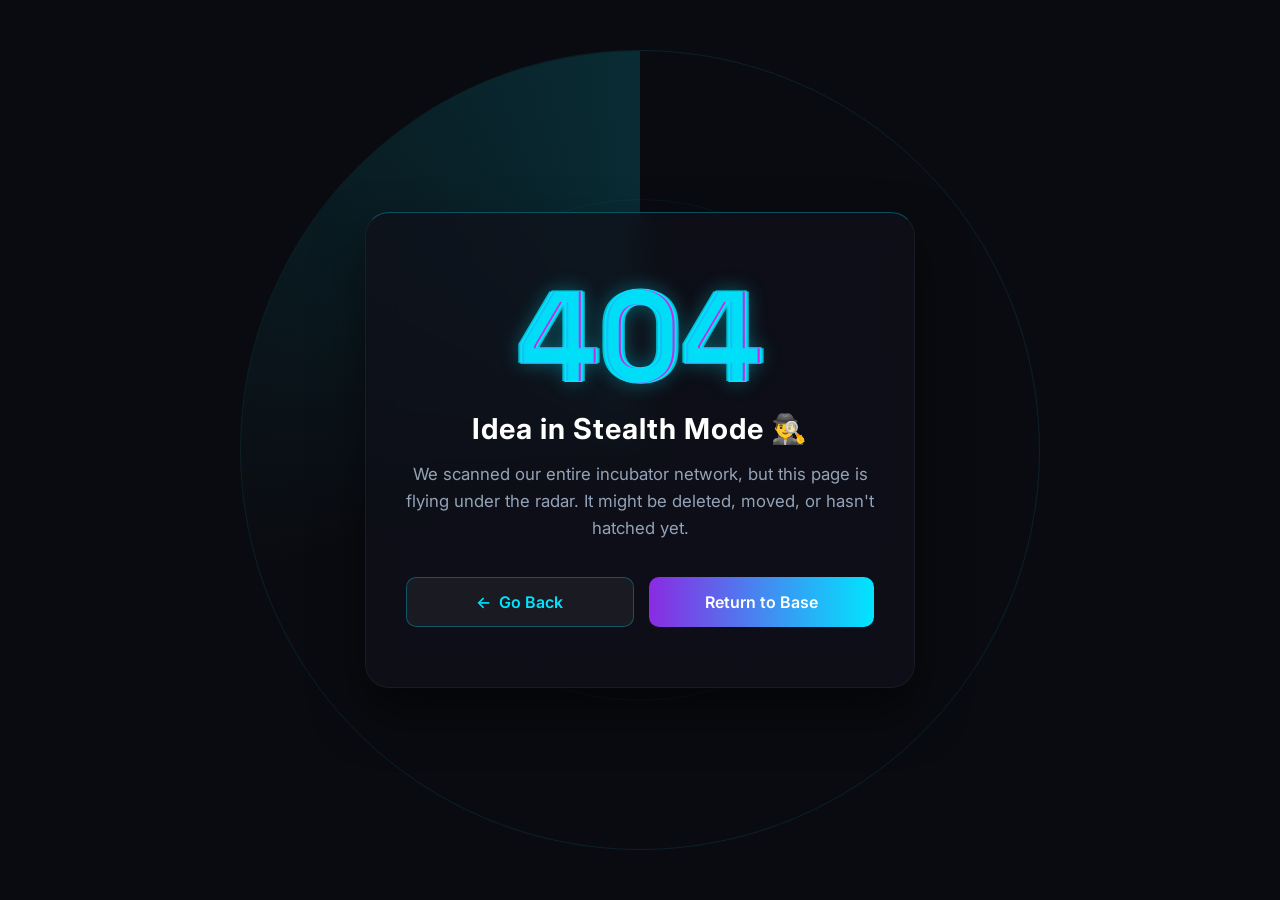
<file: 404page.html>
<!DOCTYPE html>
<html lang="en">

<head>
    <meta charset="UTF-8">
    <meta name="viewport" content="width=device-width, initial-scale=1.0, maximum-scale=1.0, user-scalable=no">
    <meta property="og:title" content="Your Website Title Here">
    <meta property="og:description" content="Join our premium online learning platform and upgrade your skills today.">
    <meta property="og:image" content="https://yourwebsite.com/asset/preview-image.jpg">
    <meta property="og:url" content="https://yourwebsite.com">
    <meta property="og:type" content="website">
    <meta name="description"
        content="Join our premium online learning platform. Access interactive courses, live community zones, and expert tutors to upgrade your skills today.">
    <link rel="icon" type="image/png" href="./asset/logo_Favicon.webp">
    <title>404 - Stealth Mode | Startup Incubator</title>
    <link
        href="https://fonts.googleapis.com/css2?family=Space+Grotesk:wght@400;700&family=Inter:wght@400;500;600&display=swap"
        rel="stylesheet">

    <style>
        :root {
            --primary: #8a2be2;
            --secondary: #00e5ff;
            --bg-dark: #0a0b10;
            --text-main: #ffffff;
            --text-muted: #94a3b8;
            --glass-bg: rgba(15, 17, 26, 0.75);
        }

        * {
            margin: 0;
            padding: 0;
            box-sizing: border-box;
        }

        body {
            background-color: var(--bg-dark);
            font-family: 'Inter', sans-serif;
            color: var(--text-main);
            min-height: 100dvh;
            display: flex;
            justify-content: center;
            align-items: center;
            overflow: hidden;
            position: relative;
        }


        .radar-container {
            position: absolute;
            top: 50%;
            left: 50%;
            transform: translate(-50%, -50%);
            width: 800px;
            height: 800px;
            border-radius: 50%;
            border: 1px solid rgba(0, 229, 255, 0.1);
            z-index: 0;
            display: flex;
            justify-content: center;
            align-items: center;
        }

        .radar-container::before,
        .radar-container::after {
            content: '';
            position: absolute;
            border-radius: 50%;
            border: 1px solid rgba(0, 229, 255, 0.05);
        }

        .radar-container::before {
            width: 500px;
            height: 500px;
        }

        .radar-container::after {
            width: 250px;
            height: 250px;
        }

        .radar-sweep {
            position: absolute;
            width: 100%;
            height: 100%;
            border-radius: 50%;
            background: conic-gradient(from 0deg, transparent 70%, rgba(0, 229, 255, 0.15) 100%);
            animation: radarSpin 4s linear infinite;
        }

        @keyframes radarSpin {
            0% {
                transform: rotate(0deg);
            }

            100% {
                transform: rotate(360deg);
            }
        }


        .error-card {
            position: relative;
            z-index: 10;
            background: var(--glass-bg);
            backdrop-filter: blur(16px);
            -webkit-backdrop-filter: blur(16px);
            border: 1px solid rgba(255, 255, 255, 0.05);
            border-top: 1px solid rgba(0, 229, 255, 0.3);
            border-radius: 24px;
            padding: 60px 40px;
            text-align: center;
            max-width: 550px;
            width: 90%;
            box-shadow: 0 25px 50px rgba(0, 0, 0, 0.5);
            animation: slideUp 0.8s ease-out forwards;
        }

        @keyframes slideUp {
            from {
                opacity: 0;
                transform: translateY(40px);
            }

            to {
                opacity: 1;
                transform: translateY(0);
            }
        }


        .glitch-text {
            font-family: 'Space Grotesk', sans-serif;
            font-size: 8rem;
            font-weight: 700;
            line-height: 1;
            margin-bottom: 10px;
            color: transparent;
            -webkit-text-stroke: 2px var(--secondary);
            text-shadow: 0 0 20px rgba(0, 229, 255, 0.4);
            position: relative;
            display: inline-block;
        }

        .glitch-text::before,
        .glitch-text::after {
            content: '404';
            position: absolute;
            top: 0;
            left: 0;
            width: 100%;
            height: 100%;
            color: var(--secondary);
            -webkit-text-stroke: 0px;
            opacity: 0.8;
        }

        .glitch-text::before {
            left: 3px;
            text-shadow: -2px 0 var(--primary);
            animation: glitch-anim-1 2s infinite linear alternate-reverse;
        }

        .glitch-text::after {
            left: -3px;
            text-shadow: 2px 0 #ff00ea;
            animation: glitch-anim-2 3s infinite linear alternate-reverse;
        }

        @keyframes glitch-anim-1 {
            0% {
                clip-path: inset(20% 0 80% 0);
            }

            20% {
                clip-path: inset(60% 0 10% 0);
            }

            40% {
                clip-path: inset(40% 0 50% 0);
            }

            60% {
                clip-path: inset(80% 0 5% 0);
            }

            80% {
                clip-path: inset(10% 0 70% 0);
            }

            100% {
                clip-path: inset(30% 0 50% 0);
            }
        }

        @keyframes glitch-anim-2 {
            0% {
                clip-path: inset(10% 0 60% 0);
            }

            20% {
                clip-path: inset(30% 0 20% 0);
            }

            40% {
                clip-path: inset(70% 0 10% 0);
            }

            60% {
                clip-path: inset(20% 0 50% 0);
            }

            80% {
                clip-path: inset(50% 0 30% 0);
            }

            100% {
                clip-path: inset(5% 0 80% 0);
            }
        }


        h2 {
            font-size: 1.8rem;
            margin-bottom: 15px;
            color: #fff;
            letter-spacing: 1px;
        }

        p {
            color: var(--text-muted);
            font-size: 1.05rem;
            line-height: 1.6;
            margin-bottom: 35px;
        }


        .btn-group {
            display: flex;
            gap: 15px;
            justify-content: center;
            flex-wrap: wrap;
        }

        .btn {
            padding: 14px 28px;
            border-radius: 10px;
            font-weight: 600;
            font-size: 1rem;
            text-decoration: none;
            transition: all 0.3s ease;
            display: flex;
            align-items: center;
            gap: 8px;
            flex: 1;
            min-width: 180px;
            justify-content: center;
        }

        .btn-primary {
            background: linear-gradient(90deg, var(--primary), var(--secondary));
            color: #fff;
            border: none;
        }

        .btn-primary:hover {
            box-shadow: 0 10px 25px rgba(0, 229, 255, 0.4);
            transform: translateY(-3px);
        }

        .btn-outline {
            background: rgba(255, 255, 255, 0.05);
            color: var(--secondary);
            border: 1px solid rgba(0, 229, 255, 0.3);
        }

        .btn-outline:hover {
            background: rgba(0, 229, 255, 0.1);
            border-color: var(--secondary);
            transform: translateY(-3px);
        }


        @media (max-width: 768px) {
            .radar-container {
                width: 150vw;
                height: 150vw;
            }

            .radar-container::before {
                width: 100vw;
                height: 100vw;
            }

            .radar-container::after {
                width: 50vw;
                height: 50vw;
            }

            .error-card {
                padding: 40px 20px;
            }

            .glitch-text {
                font-size: 5.5rem;
            }

            h2 {
                font-size: 1.4rem;
            }

            p {
                font-size: 0.95rem;
            }

            .btn-group {
                flex-direction: column;
            }

            .btn {
                width: 100%;
            }
        }
    </style>
</head>

<body>


    <div class="radar-container">
        <div class="radar-sweep"></div>
    </div>


    <div class="error-card">
        <div class="glitch-text">404</div>
        <h2>Idea in Stealth Mode 🕵️‍♂️</h2>
        <p>We scanned our entire incubator network, but this page is flying under the radar. It might be deleted, moved,
            or hasn't hatched yet.</p>

        <div class="btn-group">
            <a href="javascript:history.back()" class="btn btn-outline">
                <span>&#8592;</span> Go Back
            </a>
            <a href="index.html" class="btn btn-primary">
                Return to Base
            </a>
        </div>
    </div>

</body>

</html>
</file>
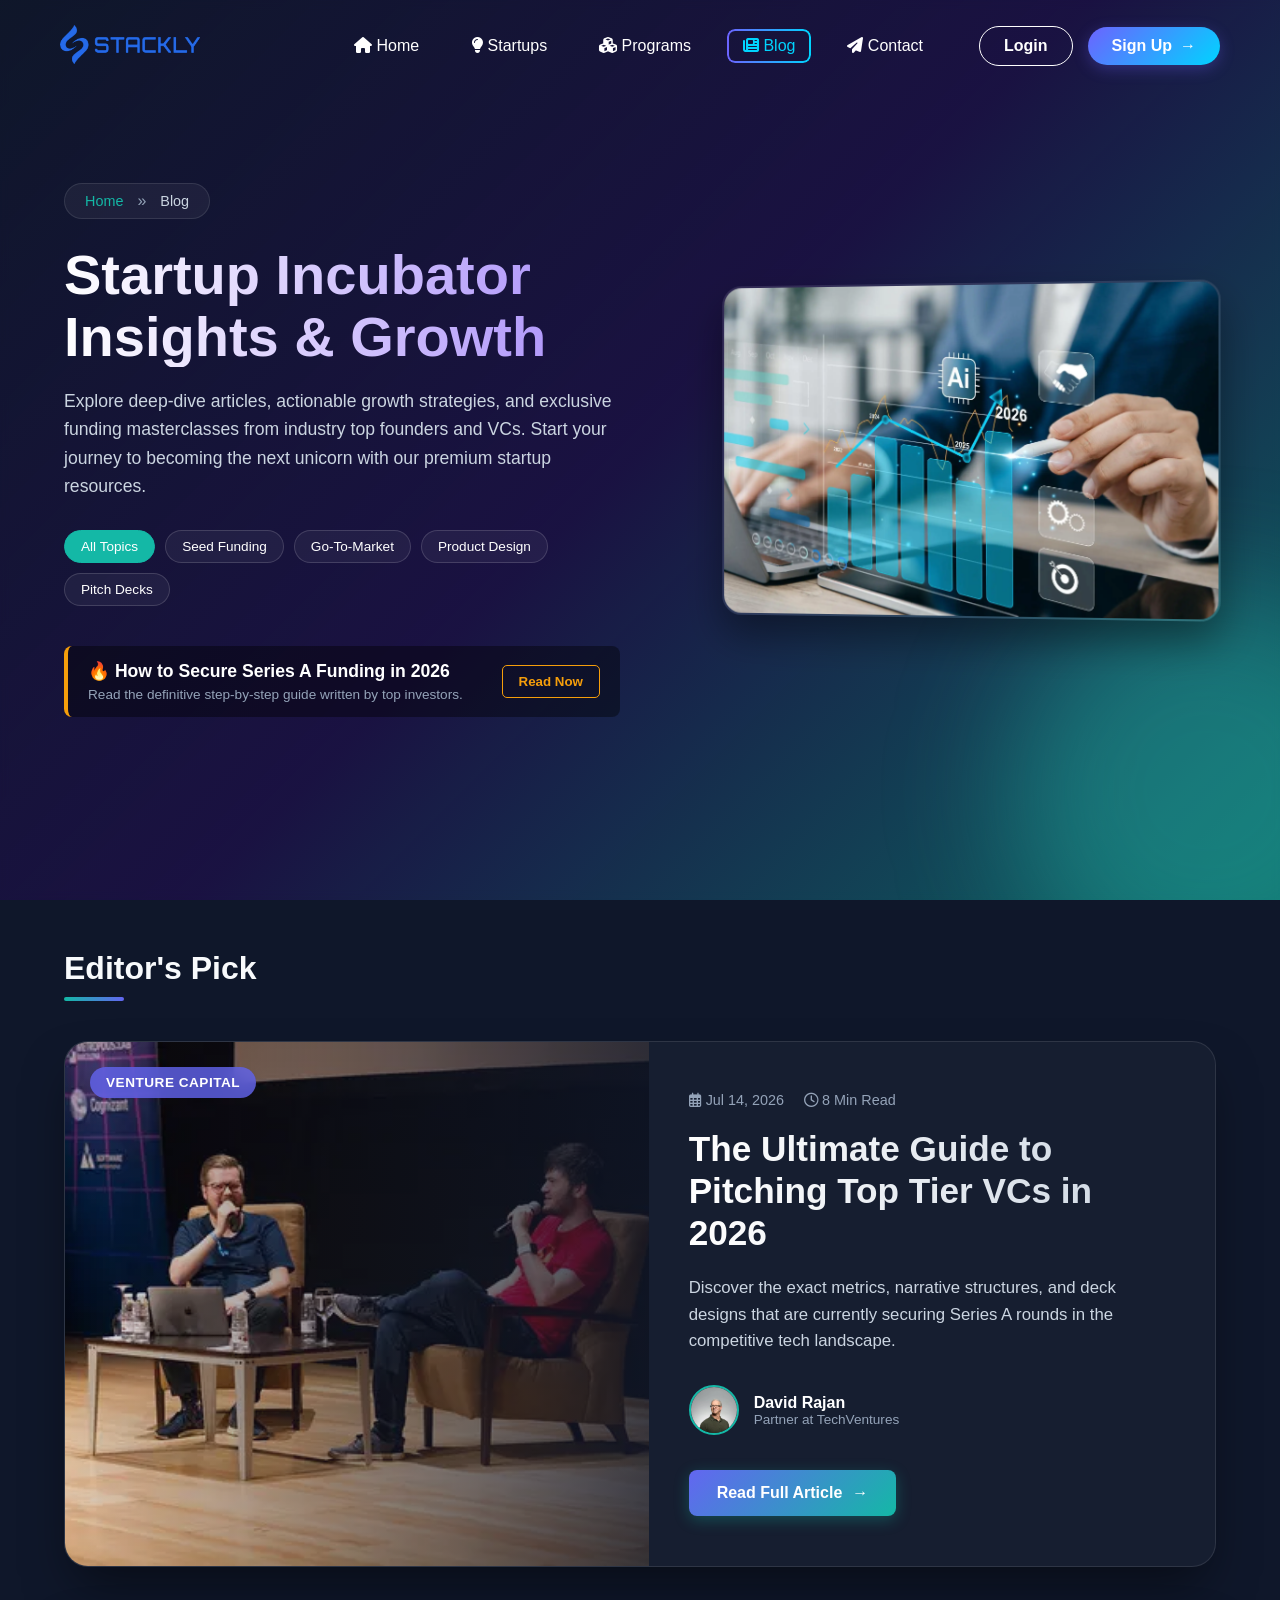
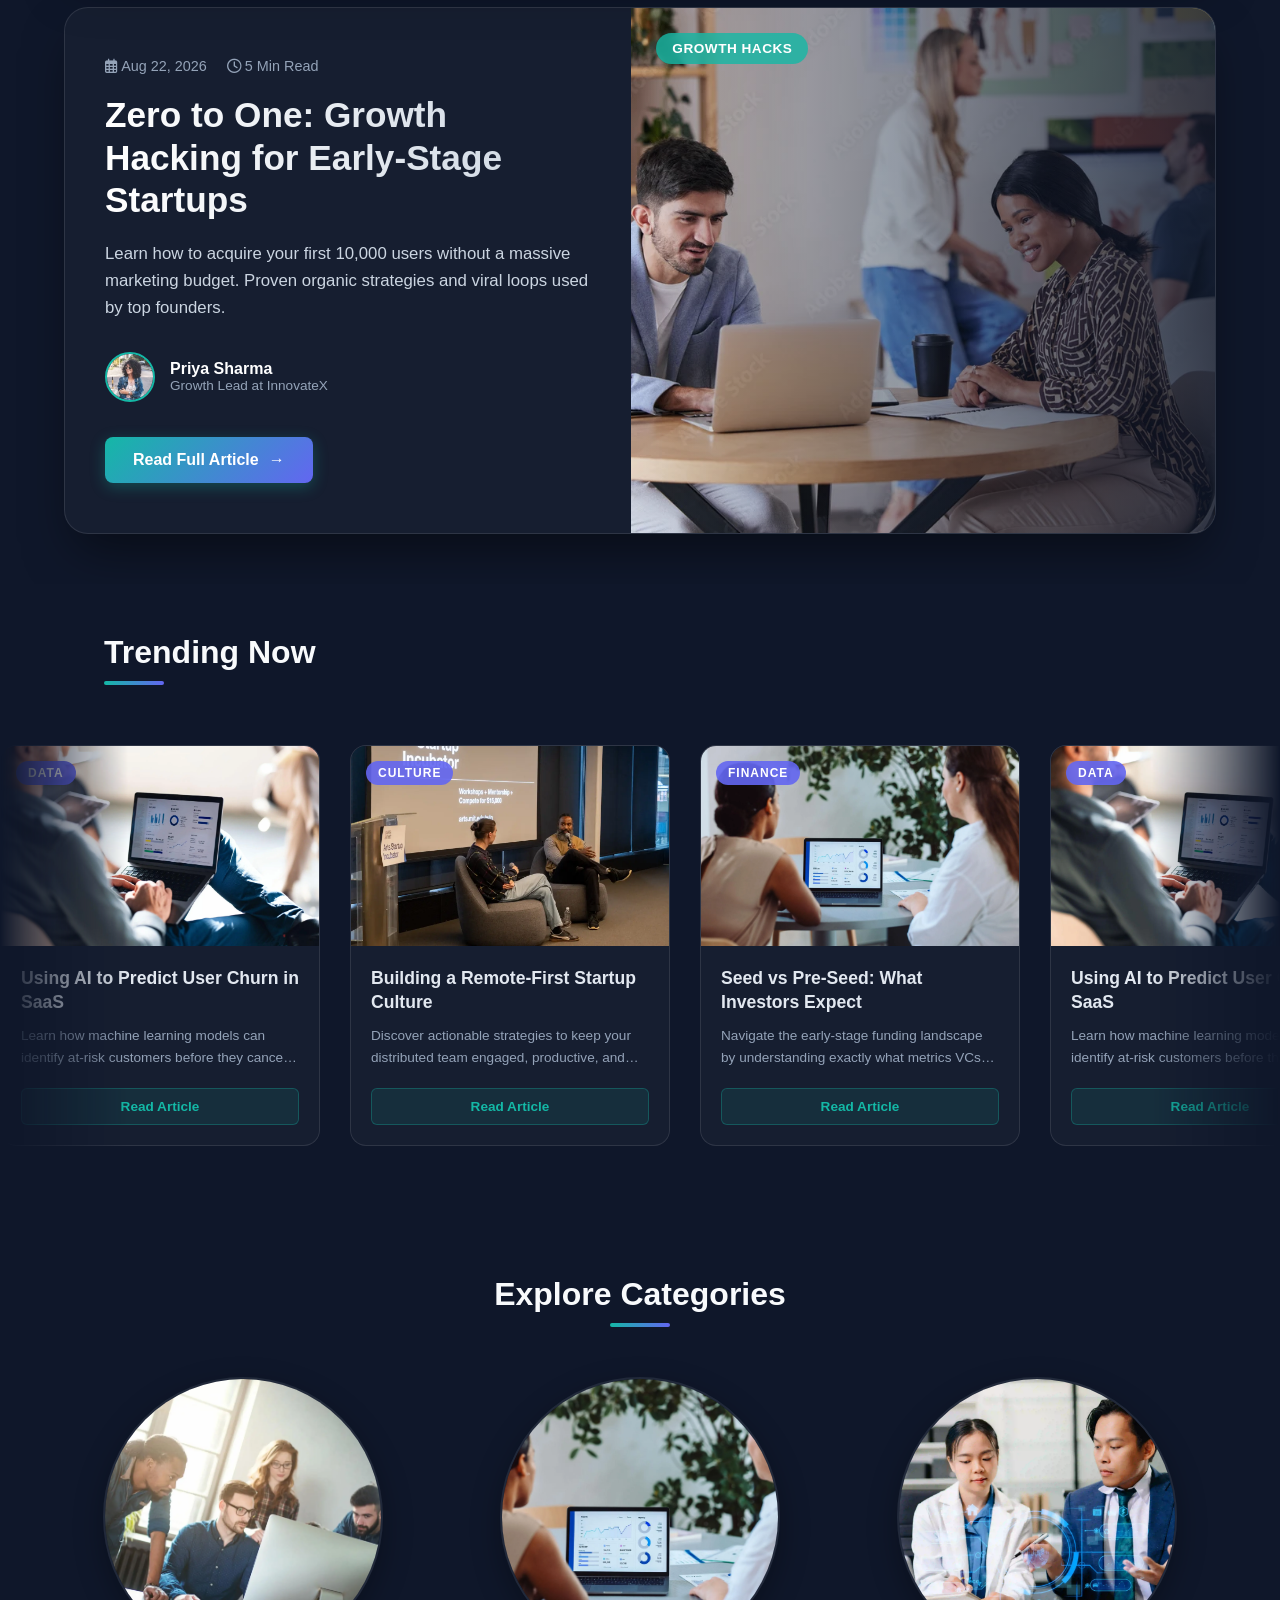
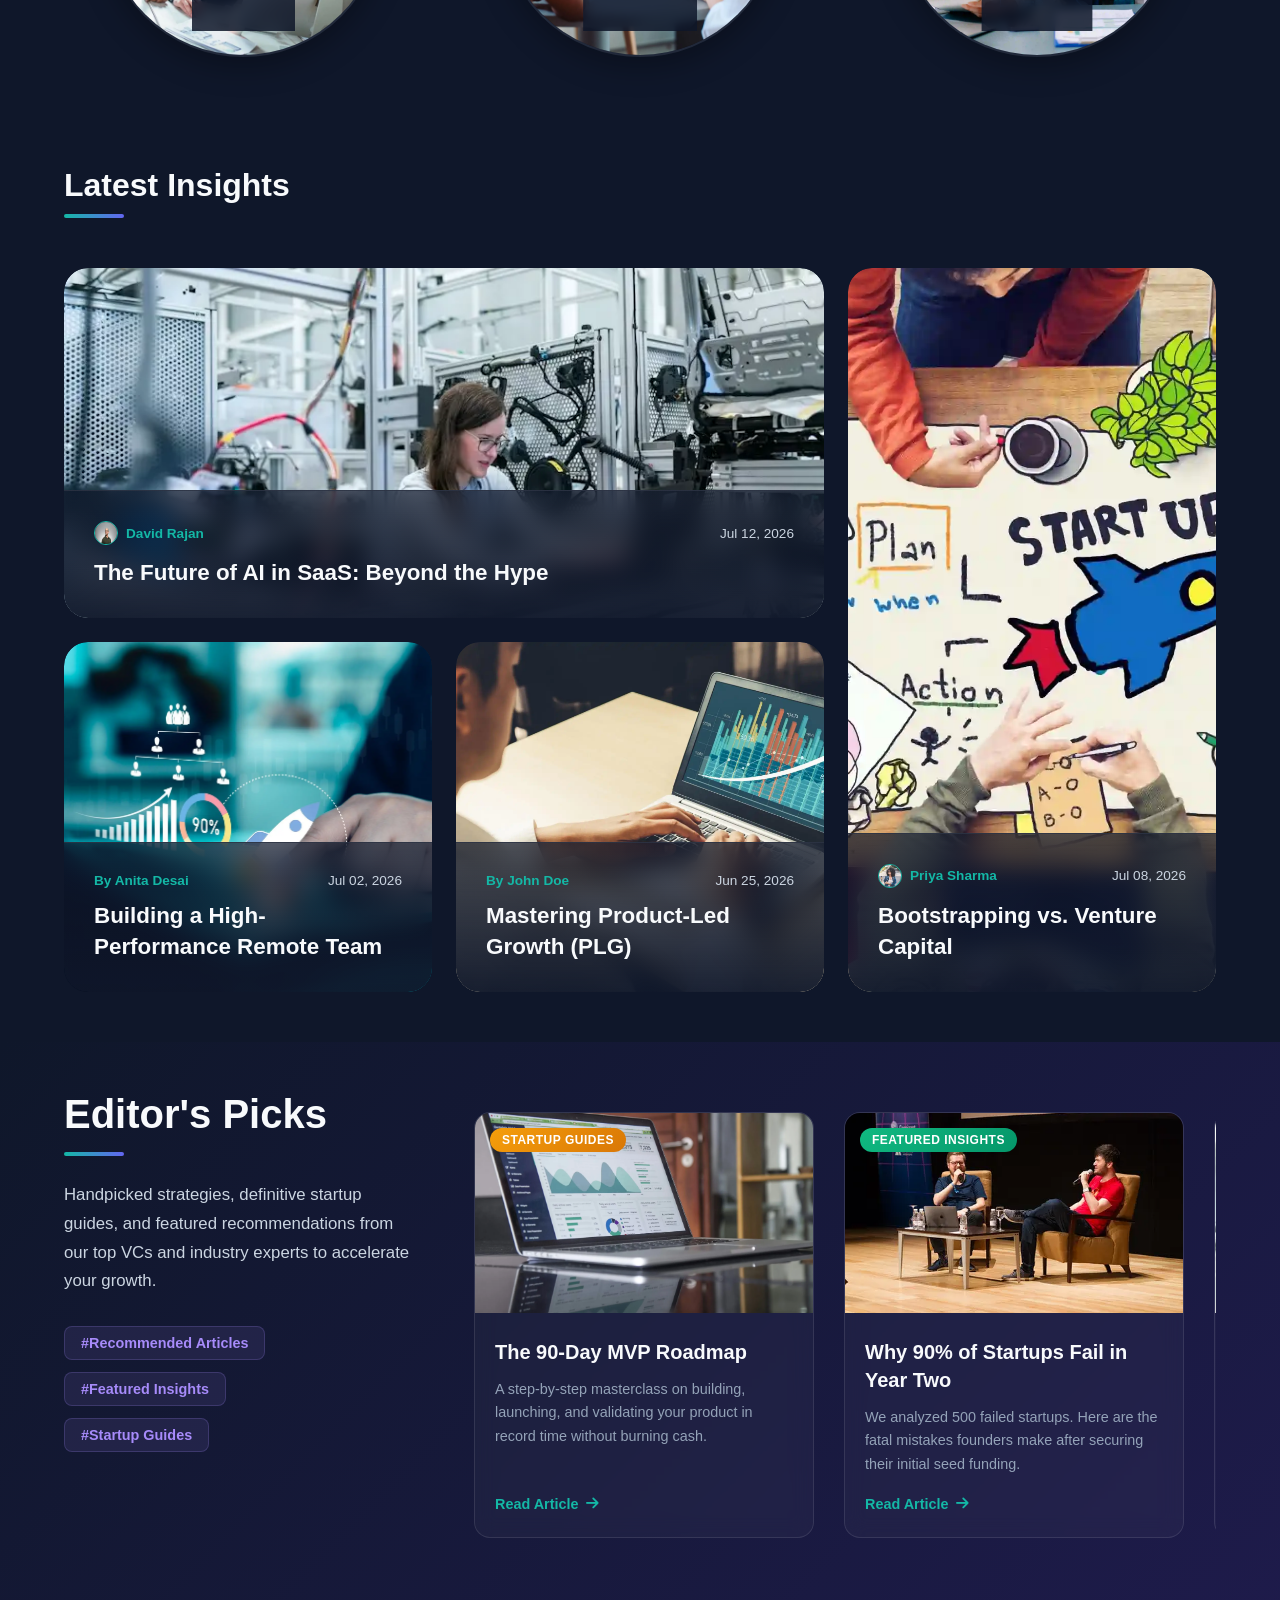
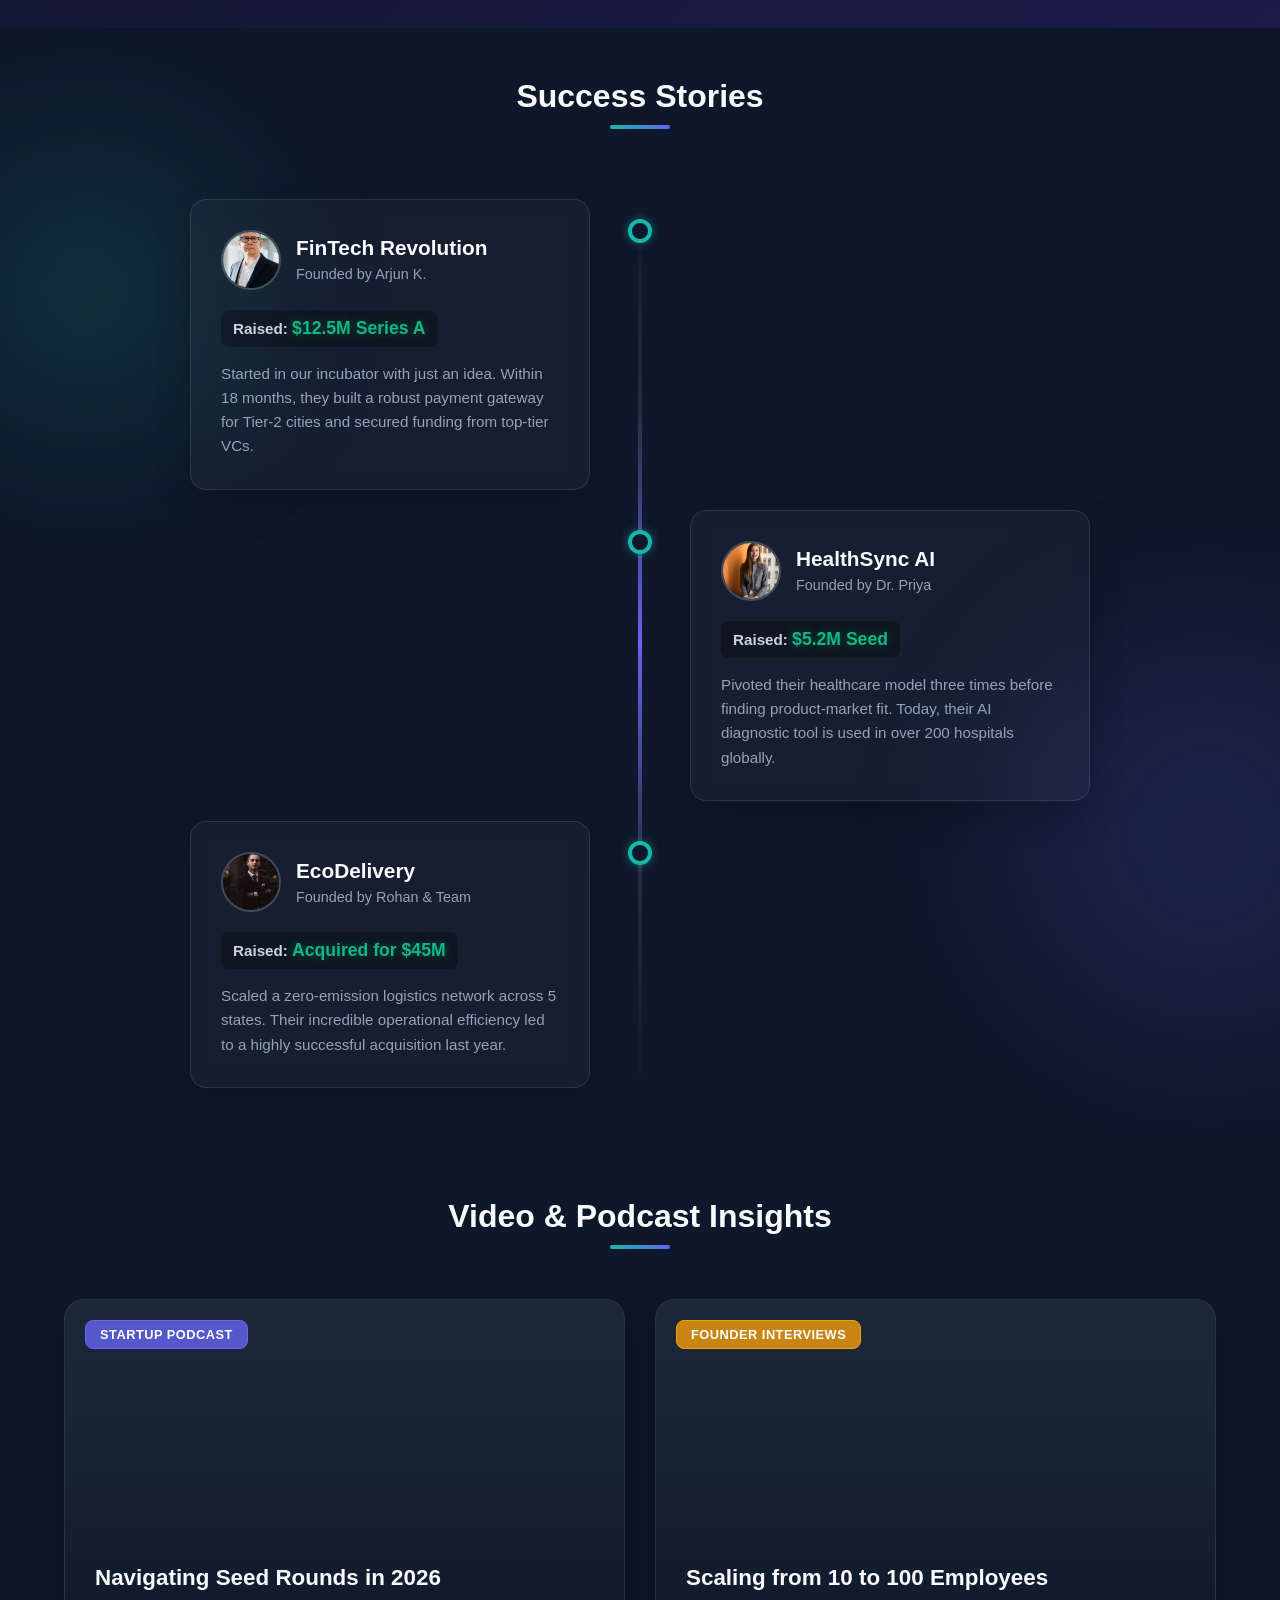
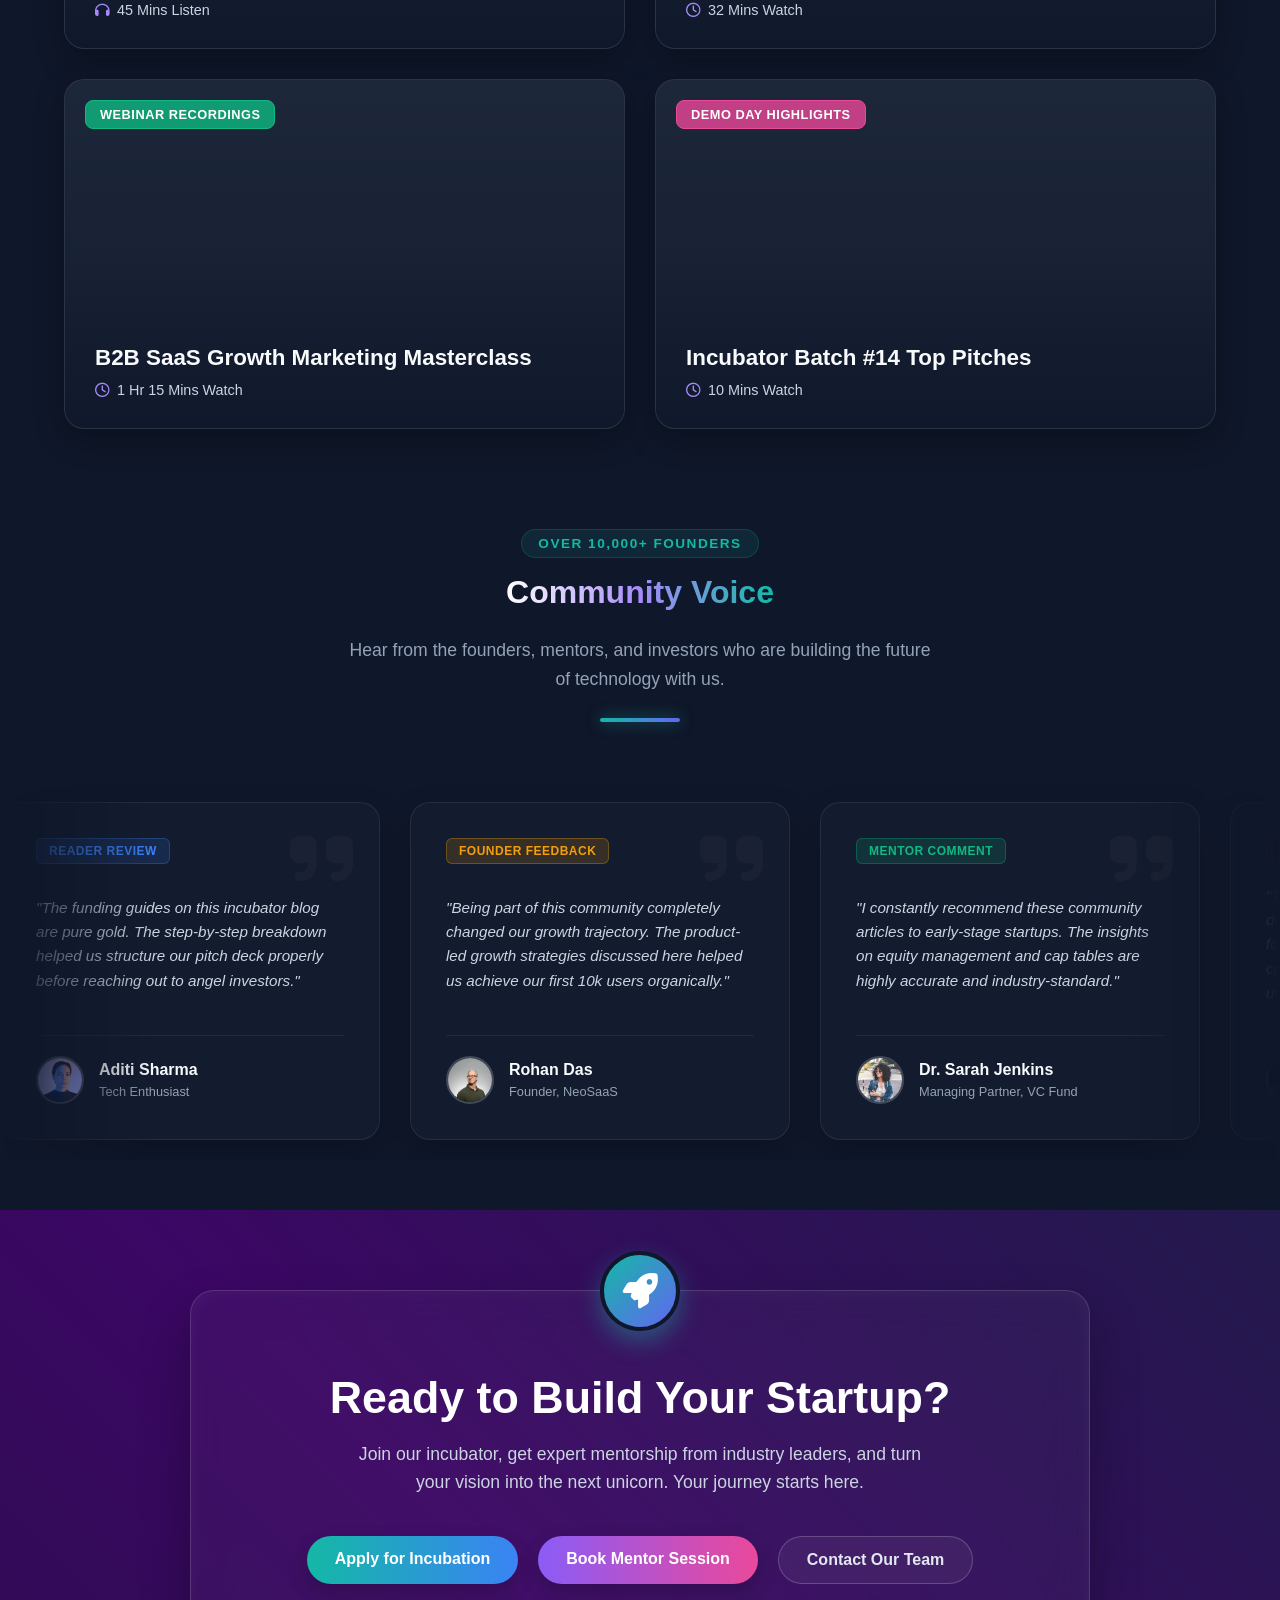
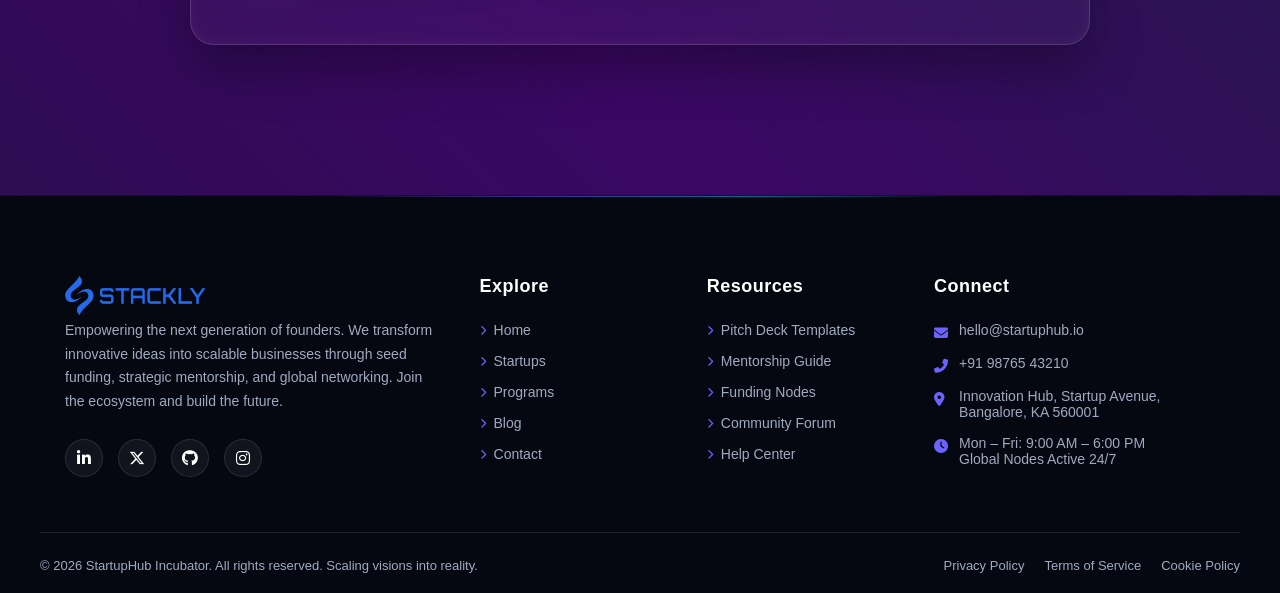
<file: blog.html>
<!DOCTYPE html>
<html lang="en">

<head>
  <meta charset="UTF-8">
  <meta name="viewport" content="width=device-width, initial-scale=1.0">
  <meta property="og:title" content="Your Website Title Here">
  <meta property="og:description" content="Join our premium online learning platform and upgrade your skills today.">
  <meta property="og:image" content="https://yourwebsite.com/asset/preview-image.jpg">
  <meta property="og:url" content="https://yourwebsite.com">
  <meta property="og:type" content="website">
  <meta name="description"
    content="Join our premium online learning platform. Access interactive courses, live community zones, and expert tutors to upgrade your skills today.">
  <link rel="icon" type="image/png" href="./asset/logo_Favicon.webp">
  <title>StartupHub Incubator</title>
  <link rel="stylesheet" href="blog.css">
  <link rel="stylesheet" href="common.css">
  <link rel="stylesheet" href="https://cdnjs.cloudflare.com/ajax/libs/font-awesome/6.4.2/css/all.min.css">
</head>

<body>


  <header id="navbar">
    <div class="nav-container">


      <a href="index.html" class="logo"><img src="./asset/Logo blue.webp" loading="lazy" alt="logo"></a>


      <div class="nav-wrapper" id="nav-wrapper">
        <nav class="nav-links">
          <a href="index.html">
            <i class="fa-solid fa-house"></i> Home
          </a>
          <a href="startup.html">
            <i class="fa-solid fa-lightbulb"></i> Startups
          </a>
          <a href="program.html">
            <i class="fa-solid fa-cubes"></i> Programs
          </a>
          <a href="blog.html" class="active">
            <i class="fa-solid fa-newspaper"></i> Blog
          </a>
          <a href="contact.html">
            <i class="fa-solid fa-paper-plane"></i> Contact
          </a>
        </nav>

        <div class="auth-buttons">
          <a href="login.html" class="btn-login">Login</a>
          <a href="signup.html" class="btn-signup">Sign Up <span class="arrow">→</span></a>
        </div>
      </div>


      <button class="hamburger" id="hamburger">
        <span></span><span></span><span></span>
      </button>

    </div>
  </header>


  <section class="blog-hero-section">

    <video autoplay loop muted playsinline class="bg-video">
      <source src="./asset/v4.mp4" type="video/mp4">
    </video>

    <div class="aurora-overlay"></div>

    <div class="floating-shape shape-1"></div>
    <div class="floating-shape shape-2"></div>

    <div class="hero-container">

      <div class="hero-content">

        <div class="breadcrumb fade-up">
          <a href="index.html">Home</a>
          <span class="divider">&raquo;</span>
          <span class="current-page">Blog</span>
        </div>

        <h1 class="animated-heading">Startup Incubator Insights & Growth</h1>
        <p class="hero-subtitle">
          Explore deep-dive articles, actionable growth strategies, and exclusive funding masterclasses from industry
          top founders and VCs. Start your journey to becoming the next unicorn with our premium startup resources.
        </p>


        <div class="category-filters">
          <span class="filter-btn active">All Topics</span>
          <span class="filter-btn">Seed Funding</span>
          <span class="filter-btn">Go-To-Market</span>
          <span class="filter-btn">Product Design</span>
          <span class="filter-btn">Pitch Decks</span>
        </div>

        <div class="featured-cta">
          <div class="cta-text">
            <h4>🔥 How to Secure Series A Funding in 2026</h4>
            <p>Read the definitive step-by-step guide written by top investors.</p>
          </div>
          <button class="cta-btn" onclick="window.location.href='404page.html'">Read Now</button>
        </div>
      </div>

      <div class="hero-image-wrapper">
        <img src="./asset/d2.webp" loading="lazy" alt="Incubator Dashboard" class="hero-image">
      </div>

    </div>


  </section>


  <section class="featured-blog-section" id="featuredSection">

    <div class="section-header scroll-animate">
      <h2>Editor's Pick</h2>
      <div class="header-line"></div>
    </div>

    <div class="featured-card scroll-animate">

      <div class="featured-image-wrapper">
        <img src="./asset/t3.webp" loading="lazy" alt="Featured Article Image" class="parallax-img">

        <div class="glass-overlay"></div>
        <span class="category-badge">Venture Capital</span>
      </div>

      <div class="featured-content">

        <div class="meta-info">
          <span class="date"><i class="far fa-calendar-alt"></i> Jul 14, 2026</span>
          <span class="read-time"><i class="far fa-clock"></i> 8 Min Read</span>
        </div>

        <h3 class="featured-title">The Ultimate Guide to Pitching Top Tier VCs in 2026</h3>

        <p class="featured-excerpt">
          Discover the exact metrics, narrative structures, and deck designs that are currently securing Series A rounds
          in the competitive tech landscape.
        </p>

        <div class="author-info">
          <img src="./asset/b6.webp" loading="lazy" alt="Author" class="author-avatar">
          <div class="author-details">
            <span class="author-name">David Rajan</span>
            <span class="author-role">Partner at TechVentures</span>
          </div>
        </div>

        <a href="404page.html" class="gradient-cta-btn">
          Read Full Article <span class="arrow">→</span>
        </a>

      </div>
    </div>
    <div class="featured-card reverse-card scroll-animate" style="margin-top: 40px;">

      <div class="featured-image-wrapper">
        <img src="./asset/t11.webp" loading="lazy" alt="Growth Hacking Strategy" class="parallax-img">

        <div class="glass-overlay"></div>
        <span class="category-badge" style="background: rgba(20, 184, 166, 0.8);">Growth Hacks</span>
      </div>

      <div class="featured-content">

        <div class="meta-info">
          <span class="date"><i class="far fa-calendar-alt"></i> Aug 22, 2026</span>
          <span class="read-time"><i class="far fa-clock"></i> 5 Min Read</span>
        </div>

        <h3 class="featured-title">Zero to One: Growth Hacking for Early-Stage Startups</h3>

        <p class="featured-excerpt">
          Learn how to acquire your first 10,000 users without a massive marketing budget. Proven organic strategies and
          viral loops used by top founders.
        </p>

        <div class="author-info">
          <img src="./asset/c9.webp" loading="lazy" alt="Author" class="author-avatar">
          <div class="author-details">
            <span class="author-name">Priya Sharma</span>
            <span class="author-role">Growth Lead at InnovateX</span>
          </div>
        </div>

        <a href="404page.html" class="gradient-cta-btn" style="background: linear-gradient(135deg, #14b8a6, #6366f1);">
          Read Full Article <span class="arrow">→</span>
        </a>

      </div>
    </div>

  </section>

  <section class="trending-section scroll-animate" id="trendingSection">

    <div class="section-header">
      <h2>Trending Now</h2>
      <div class="header-line"></div>
    </div>

    <div class="marquee-container">
      <div class="marquee-track">

        <div class="trending-card">
          <div class="card-img-box">
            <img src="./asset/d1.webp" loading="lazy" alt="Data Analytics">
            <span class="trend-category">Data</span>
          </div>
          <div class="card-info">
            <h4>Using AI to Predict User Churn in SaaS</h4>
            <p class="trending-excerpt">Learn how machine learning models can identify at-risk customers before they
              cancel their subscriptions, boosting your MRR.</p>
            <a href="404page.html" class="card-btn">Read Article</a>
          </div>
        </div>

        <div class="trending-card">
          <div class="card-img-box">
            <img src="./asset/t1.webp" loading="lazy" alt="Team">
            <span class="trend-category">Culture</span>
          </div>
          <div class="card-info">
            <h4>Building a Remote-First Startup Culture</h4>
            <p class="trending-excerpt">Discover actionable strategies to keep your distributed team engaged,
              productive, and aligned with your core vision.</p>
            <a href="404page.html" class="card-btn">Read Article</a>
          </div>
        </div>

        <div class="trending-card">
          <div class="card-img-box">
            <img src="./asset/d4.webp" loading="lazy" alt="Finance">
            <span class="trend-category">Finance</span>
          </div>
          <div class="card-info">
            <h4>Seed vs Pre-Seed: What Investors Expect</h4>
            <p class="trending-excerpt">Navigate the early-stage funding landscape by understanding exactly what metrics
              VCs look for at each critical stage.</p>
            <a href="404page.html" class="card-btn">Read Article</a>
          </div>
        </div>

        <div class="trending-card">
          <div class="card-img-box">
            <img src="./asset/d1.webp" loading="lazy" alt="Data Analytics">
            <span class="trend-category">Data</span>
          </div>
          <div class="card-info">
            <h4>Using AI to Predict User Churn in SaaS</h4>
            <p class="trending-excerpt">Learn how machine learning models can identify at-risk customers before they
              cancel their subscriptions, boosting your MRR.</p>
            <a href="404page.html" class="card-btn">Read Article</a>
          </div>
        </div>

        <div class="trending-card">
          <div class="card-img-box">
            <img src="./asset/t1.webp" loading="lazy" alt="Team">
            <span class="trend-category">Culture</span>
          </div>
          <div class="card-info">
            <h4>Building a Remote-First Startup Culture</h4>
            <p class="trending-excerpt">Discover actionable strategies to keep your distributed team engaged,
              productive, and aligned with your core vision.</p>
            <a href="404page.html" class="card-btn">Read Article</a>
          </div>
        </div>

        <div class="trending-card">
          <div class="card-img-box">
            <img src="./asset/t4.webp" loading="lazy" alt="Finance">
            <span class="trend-category">Finance</span>
          </div>
          <div class="card-info">
            <h4>Seed vs Pre-Seed: What Investors Expect</h4>
            <p class="trending-excerpt">Navigate the early-stage funding landscape by understanding exactly what metrics
              VCs look for at each critical stage.</p>
            <a href="404page.html" class="card-btn">Read Article</a>
          </div>
        </div>

      </div>
    </div>
  </section>



  <section class="browse-category-section scroll-animate" id="categorySection">

    <div class="section-header">
      <h2>Explore Categories</h2>
      <div class="header-line"></div>
    </div>

    <div class="large-circle-grid">




      <div class="flip-circle-container">
        <div class="flip-circle-inner">

          <div class="flip-circle-front">
            <img src="./asset/d3.webp" loading="lazy" alt="Marketing">
            <div class="front-title-badge">Marketing</div>
          </div>

          <div class="flip-circle-back">
            <i class="fas fa-bullhorn"></i>
            <h3>Marketing</h3>
            <p>Growth hacking and digital campaigns to acquire your first 10k users.</p>
            <a href="404page.html" class="circle-btn">Explore</a>
          </div>
        </div>
      </div>


      <div class="flip-circle-container">
        <div class="flip-circle-inner">

          <div class="flip-circle-front">
            <img src="./asset/d4.webp" loading="lazy" alt="Technology">
            <div class="front-title-badge">Technology</div>
          </div>

          <div class="flip-circle-back">
            <i class="fas fa-microchip"></i>
            <h3>Technology</h3>
            <p>Deep tech trends, AI integration, and scaling software architecture.</p>
            <a href="404page.html" class="circle-btn">Explore</a>
          </div>
        </div>
      </div>


      <div class="flip-circle-container">
        <div class="flip-circle-inner">

          <div class="flip-circle-front">
            <img src="./asset/d5.webp" loading="lazy" alt="Leadership">
            <div class="front-title-badge">Leadership</div>
          </div>

          <div class="flip-circle-back">
            <i class="fas fa-users-cog"></i>
            <h3>Leadership</h3>
            <p>Build strong teams, manage crisis, and scale your startup culture.</p>
            <a href="404page.html" class="circle-btn">Explore</a>
          </div>
        </div>
      </div>

    </div>
  </section>




  <section class="bento-section scroll-animate" id="latestArticles">

    <div class="section-header">
      <h2>Latest Insights</h2>
      <div class="header-line"></div>
    </div>

    <div class="bento-grid">


      <div class="bento-card card-large">
        <img src="./asset/i3.webp" loading="lazy" alt="AI in SaaS" class="bento-img">
        <div class="bento-glass-content">
          <div class="bento-meta">
            <span class="author"><img src="./asset/b6.webp" loading="lazy" alt="Author"> David Rajan</span>
            <span class="date">Jul 12, 2026</span>
          </div>
          <h3 class="bento-title">The Future of AI in SaaS: Beyond the Hype</h3>

          <p class="bento-desc">
            Deep dive into automation, predictive models, and how top-tier founders are integrating Generative AI to cut
            operational costs by 40% while significantly improving user retention. We analyze real-world case studies
            from leading incubators to show you actionable integration strategies that investors are actively looking
            for in Series A pitches.
          </p>
        </div>
      </div>


      <div class="bento-card card-tall">
        <img src="./asset/t4.webp" loading="lazy" alt="Venture Capital" class="bento-img">
        <div class="bento-glass-content">
          <div class="bento-meta">
            <span class="author"><img src="./asset/c9.webp" loading="lazy" alt="Author"> Priya Sharma</span>
            <span class="date">Jul 08, 2026</span>
          </div>
          <h3 class="bento-title">Bootstrapping vs. Venture Capital</h3>

          <p class="bento-desc">
            A comprehensive analysis of deciding your startup's funding path. Learn the hidden costs of giving up early
            equity versus the slow growth risks of self-funding. This guide helps you align your product roadmap with
            the right capital strategy.
          </p>
        </div>
      </div>


      <div class="bento-card card-standard">
        <img src="./asset/a3.webp" loading="lazy" alt="Remote Culture" class="bento-img">
        <div class="bento-glass-content">
          <div class="bento-meta">
            <span class="author">By Anita Desai</span>
            <span class="date">Jul 02, 2026</span>
          </div>
          <h3 class="bento-title">Building a High-Performance Remote Team</h3>

          <p class="bento-desc">
            Master the asynchronous communication frameworks and virtual team-building exercises that prevent burnout
            and foster a culture of deep ownership across time zones.
          </p>
        </div>
      </div>


      <div class="bento-card card-standard">
        <img src="./asset/d6.webp" loading="lazy" alt="Product Growth" class="bento-img">
        <div class="bento-glass-content">
          <div class="bento-meta">
            <span class="author">By John Doe</span>
            <span class="date">Jun 25, 2026</span>
          </div>
          <h3 class="bento-title">Mastering Product-Led Growth (PLG)</h3>

          <p class="bento-desc">
            Move away from expensive sales pipelines. Discover how to build a product that sells itself through viral
            loops, seamless onboarding, and inherently shareable core features.
          </p>
        </div>
      </div>

    </div>
  </section>




  <section class="editor-picks-section scroll-animate" id="editorPicks">
    <div class="editor-container">


      <div class="sticky-left-column">
        <h2>Editor's Picks</h2>
        <div class="header-line"></div>
        <p class="editor-intro">
          Handpicked strategies, definitive startup guides, and featured recommendations from our top VCs and industry
          experts to accelerate your growth.
        </p>


        <div class="editor-tags">
          <span class="tag">#Recommended Articles</span>
          <span class="tag">#Featured Insights</span>
          <span class="tag">#Startup Guides</span>
        </div>
      </div>


      <div class="horizontal-scroll-track">


        <div class="editor-card">
          <div class="editor-img-box">
            <img src="./asset/a8.webp" loading="lazy" alt="Guide">
            <span class="editor-badge guide-badge">Startup Guides</span>
          </div>
          <div class="editor-content">
            <h3>The 90-Day MVP Roadmap</h3>
            <p>A step-by-step masterclass on building, launching, and validating your product in record time without
              burning cash.</p>
            <a href="404page.html" class="read-link">Read Article <i class="fas fa-arrow-right"></i></a>
          </div>
        </div>


        <div class="editor-card">
          <div class="editor-img-box">
            <img src="./asset/t3.webp" loading="lazy" alt="Insights">
            <span class="editor-badge insight-badge">Featured Insights</span>
          </div>
          <div class="editor-content">
            <h3>Why 90% of Startups Fail in Year Two</h3>
            <p>We analyzed 500 failed startups. Here are the fatal mistakes founders make after securing their initial
              seed funding.</p>
            <a href="404page.html" class="read-link">Read Article <i class="fas fa-arrow-right"></i></a>
          </div>
        </div>


        <div class="editor-card">
          <div class="editor-img-box">
            <img src="./asset/t13.webp" loading="lazy" alt="Recommended">
            <span class="editor-badge rec-badge">Recommended</span>
          </div>
          <div class="editor-content">
            <h3>Structuring Your Cap Table for Series A</h3>
            <p>Don't mess up your equity. Learn how to allocate shares to founders, early employees, and angel investors
              properly.</p>
            <a href="404page.html" class="read-link">Read Article <i class="fas fa-arrow-right"></i></a>
          </div>
        </div>


        <div class="editor-card">
          <div class="editor-img-box">
            <img src="./asset/g2.webp" loading="lazy" alt="Guide">
            <span class="editor-badge guide-badge">Startup Guides</span>
          </div>
          <div class="editor-content">
            <h3>B2B Sales Playbook for Founders</h3>
            <p>How to close your first enterprise deals when you don't have a dedicated sales team or a massive
              marketing budget.</p>
            <a href="404page.html" class="read-link">Read Article <i class="fas fa-arrow-right"></i></a>
          </div>
        </div>

      </div>

    </div>
  </section>




  <section class="success-stories-section scroll-animate" id="successStories">


    <div class="float-shape shape-a"></div>
    <div class="float-shape shape-b"></div>

    <div class="section-header">
      <h2>Success Stories</h2>
      <div class="header-line"></div>
    </div>

    <div class="timeline-container">


      <div class="timeline-item left">
        <div class="timeline-dot"></div>
        <div class="timeline-card">

          <div class="card-header">
            <img src="./asset/i4.webp" loading="lazy" alt="Founder" class="founder-img">
            <div class="header-text">
              <h4>FinTech Revolution</h4>
              <span>Founded by Arjun K.</span>
            </div>
          </div>

          <div class="funding-stat">
            Raised: <span class="animated-number">$12.5M Series A</span>
          </div>

          <p class="journey-text">
            Started in our incubator with just an idea. Within 18 months, they built a robust payment gateway for Tier-2
            cities and secured funding from top-tier VCs.
          </p>


          <div class="hover-reveal-action">
            <a href="404page.html" class="story-btn">Read Full Story <i class="fas fa-arrow-right"></i></a>
          </div>

        </div>
      </div>


      <div class="timeline-item right">
        <div class="timeline-dot"></div>
        <div class="timeline-card">

          <div class="card-header">
            <img src="./asset/i5.webp" loading="lazy" alt="Founder" class="founder-img">
            <div class="header-text">
              <h4>HealthSync AI</h4>
              <span>Founded by Dr. Priya</span>
            </div>
          </div>

          <div class="funding-stat">
            Raised: <span class="animated-number">$5.2M Seed</span>
          </div>

          <p class="journey-text">
            Pivoted their healthcare model three times before finding product-market fit. Today, their AI diagnostic
            tool is used in over 200 hospitals globally.
          </p>

          <div class="hover-reveal-action">
            <a href="404page.html" class="story-btn">Read Full Story <i class="fas fa-arrow-right"></i></a>
          </div>

        </div>
      </div>


      <div class="timeline-item left">
        <div class="timeline-dot"></div>
        <div class="timeline-card">

          <div class="card-header">
            <img src="./asset/i6.webp" loading="lazy" alt="Founder" class="founder-img">
            <div class="header-text">
              <h4>EcoDelivery</h4>
              <span>Founded by Rohan & Team</span>
            </div>
          </div>

          <div class="funding-stat">
            Raised: <span class="animated-number">Acquired for $45M</span>
          </div>

          <p class="journey-text">
            Scaled a zero-emission logistics network across 5 states. Their incredible operational efficiency led to a
            highly successful acquisition last year.
          </p>

          <div class="hover-reveal-action">
            <a href="404page.html" class="story-btn">Read Full Story <i class="fas fa-arrow-right"></i></a>
          </div>

        </div>
      </div>

    </div>
  </section>




  <section class="video-podcast-section scroll-animate" id="mediaInsights">

    <div class="section-header">
      <h2>Video & Podcast Insights</h2>
      <div class="header-line"></div>
    </div>

    <div class="media-grid">


      <div class="media-card">

        <video autoplay loop muted playsinline class="media-video">
          <source src="./asset/v1.mp4" type="video/mp4">
        </video>


        <div class="media-glass-overlay"></div>


        <span class="media-tag podcast-tag">Startup Podcast</span>


        <div class="media-content">
          <h3>Navigating Seed Rounds in 2026</h3>
          <span class="media-meta"><i class="fas fa-headphones"></i> 45 Mins Listen</span>
        </div>
      </div>


      <div class="media-card">
        <video autoplay loop muted playsinline class="media-video">
          <source src="./asset/v2.mp4" type="video/mp4">
        </video>
        <div class="media-glass-overlay"></div>

        <span class="media-tag interview-tag">Founder Interviews</span>

        <div class="media-content">
          <h3>Scaling from 10 to 100 Employees</h3>
          <span class="media-meta"><i class="far fa-clock"></i> 32 Mins Watch</span>
        </div>
      </div>


      <div class="media-card">
        <video autoplay loop muted playsinline class="media-video">
          <source src="./asset/v4.mp4" type="video/mp4">
        </video>
        <div class="media-glass-overlay"></div>

        <span class="media-tag webinar-tag">Webinar Recordings</span>

        <div class="media-content">
          <h3>B2B SaaS Growth Marketing Masterclass</h3>
          <span class="media-meta"><i class="far fa-clock"></i> 1 Hr 15 Mins Watch</span>
        </div>
      </div>


      <div class="media-card">
        <video autoplay loop muted playsinline class="media-video">
          <source src="./asset/v5.mp4" type="video/mp4">
        </video>
        <div class="media-glass-overlay"></div>

        <span class="media-tag demo-tag">Demo Day Highlights</span>

        <div class="media-content">
          <h3>Incubator Batch #14 Top Pitches</h3>
          <span class="media-meta"><i class="far fa-clock"></i> 10 Mins Watch</span>
        </div>
      </div>

    </div>
  </section>




  <section class="testimonials-section scroll-animate" id="testimonials">


    <div class="section-header premium-header">
      <span class="pre-heading">Over 10,000+ Founders</span>
      <h2 class="gradient-heading">Community Voice</h2>
      <p class="header-subtitle">
        Hear from the founders, mentors, and investors who are building the future of technology with us.
      </p>
      <div class="header-line glowing-line"></div>
    </div>


    <div class="testimonial-slider-container">
      <div class="testimonial-slider-track">




        <div class="testimonial-card">
          <i class="fas fa-quote-right floating-quote"></i>
          <span class="badge reader-badge">Reader Review</span>
          <p class="testimonial-text">
            "The funding guides on this incubator blog are pure gold. The step-by-step breakdown helped us structure our
            pitch deck properly before reaching out to angel investors."
          </p>
          <div class="user-profile">
            <img src="./asset/c5.webp" loading="lazy" alt="User" class="user-avatar">
            <div class="user-info">
              <h5>Aditi Sharma</h5>
              <span>Tech Enthusiast</span>
            </div>
          </div>
        </div>


        <div class="testimonial-card">
          <i class="fas fa-quote-right floating-quote"></i>
          <span class="badge founder-badge">Founder Feedback</span>
          <p class="testimonial-text">
            "Being part of this community completely changed our growth trajectory. The product-led growth strategies
            discussed here helped us achieve our first 10k users organically."
          </p>
          <div class="user-profile">
            <img src="./asset/b6.webp" loading="lazy" alt="Founder" class="user-avatar">
            <div class="user-info">
              <h5>Rohan Das</h5>
              <span>Founder, NeoSaaS</span>
            </div>
          </div>
        </div>


        <div class="testimonial-card">
          <i class="fas fa-quote-right floating-quote"></i>
          <span class="badge mentor-badge">Mentor Comment</span>
          <p class="testimonial-text">
            "I constantly recommend these community articles to early-stage startups. The insights on equity management
            and cap tables are highly accurate and industry-standard."
          </p>
          <div class="user-profile">
            <img src="./asset/c9.webp" loading="lazy" alt="Mentor" class="user-avatar">
            <div class="user-info">
              <h5>Dr. Sarah Jenkins</h5>
              <span>Managing Partner, VC Fund</span>
            </div>
          </div>
        </div>


        <div class="testimonial-card">
          <i class="fas fa-quote-right floating-quote"></i>
          <span class="badge community-badge">Community Highlight</span>
          <p class="testimonial-text">
            "The interactive webinars and discord discussions connected me with incredible co-founders. It's more than a
            blog; it's a complete ecosystem for building future unicorns."
          </p>
          <div class="user-profile">
            <img src="./asset/c6.webp" loading="lazy" alt="User" class="user-avatar">
            <div class="user-info">
              <h5>Vikram Malhotra</h5>
              <span>Product Manager</span>
            </div>
          </div>
        </div>




        <div class="testimonial-card">
          <i class="fas fa-quote-right floating-quote"></i>
          <span class="badge reader-badge">Reader Review</span>
          <p class="testimonial-text">
            "The funding guides on this incubator blog are pure gold. The step-by-step breakdown helped us structure our
            pitch deck properly before reaching out to angel investors."
          </p>
          <div class="user-profile">
            <img src="./asset/c5.webp" loading="lazy" alt="User" class="user-avatar">
            <div class="user-info">
              <h5>Aditi Sharma</h5>
              <span>Tech Enthusiast</span>
            </div>
          </div>
        </div>


        <div class="testimonial-card">
          <i class="fas fa-quote-right floating-quote"></i>
          <span class="badge founder-badge">Founder Feedback</span>
          <p class="testimonial-text">
            "Being part of this community completely changed our growth trajectory. The product-led growth strategies
            discussed here helped us achieve our first 10k users organically."
          </p>
          <div class="user-profile">
            <img src="./asset/b6.webp" loading="lazy" alt="Founder" class="user-avatar">
            <div class="user-info">
              <h5>Rohan Das</h5>
              <span>Founder, NeoSaaS</span>
            </div>
          </div>
        </div>


        <div class="testimonial-card">
          <i class="fas fa-quote-right floating-quote"></i>
          <span class="badge mentor-badge">Mentor Comment</span>
          <p class="testimonial-text">
            "I constantly recommend these community articles to early-stage startups. The insights on equity management
            and cap tables are highly accurate and industry-standard."
          </p>
          <div class="user-profile">
            <img src="./asset/c9.webp" loading="lazy" alt="Mentor" class="user-avatar">
            <div class="user-info">
              <h5>Dr. Sarah Jenkins</h5>
              <span>Managing Partner, VC Fund</span>
            </div>
          </div>
        </div>


        <div class="testimonial-card">
          <i class="fas fa-quote-right floating-quote"></i>
          <span class="badge community-badge">Community Highlight</span>
          <p class="testimonial-text">
            "The interactive webinars and discord discussions connected me with incredible co-founders. It's more than a
            blog; it's a complete ecosystem for building future unicorns."
          </p>
          <div class="user-profile">
            <img src="./asset/c6.webp" loading="lazy" alt="User" class="user-avatar">
            <div class="user-info">
              <h5>Vikram Malhotra</h5>
              <span>Product Manager</span>
            </div>
          </div>
        </div>

      </div>
    </div>
  </section>




  <section class="cta-section scroll-animate" id="ctaSection">

    <div class="cta-container">


      <div class="glass-cta-card">


        <div class="floating-rocket">
          <i class="fas fa-rocket"></i>
        </div>

        <h2 class="cta-heading">Ready to Build Your Startup?</h2>
        <p class="cta-subtitle">
          Join our incubator, get expert mentorship from industry leaders, and turn your vision into the next unicorn.
          Your journey starts here.
        </p>


        <div class="cta-action-buttons">

          <a href="404page.html" class="btn-morph primary-morph">Apply for Incubation</a>


          <a href="404page.html" class="btn-morph secondary-morph">Book Mentor Session</a>


          <a href="404page.html" class="btn-glass-outline">Contact Our Team</a>
        </div>

      </div>
    </div>


  </section>




  <footer class="footer">
    <div class="footer-container">

      <div class="footer-col footer-fade-in">
        <a href="index.html" class="logo"><img src="./asset/Logo blue.webp" loading="lazy" alt="logo"></a>
        <p class="footer-desc">
          Empowering the next generation of founders. We transform innovative ideas into scalable businesses
          through seed funding, strategic mentorship, and global networking. Join the ecosystem and build the
          future.
        </p>
        <div class="social-icons">
          <a href="404page.html" title="LinkedIn"><i class="fab fa-linkedin-in"></i></a>
          <a href="404page.html" title="X (Twitter)"><i class="fab fa-x-twitter"></i></a>
          <a href="404page.html" title="GitHub"><i class="fab fa-github"></i></a>

          <a href="404page.html" title="Instagram"><i class="fab fa-instagram"></i></a>
        </div>
      </div>

      <div class="footer-col footer-fade-in" style="transition-delay: 0.1s;">
        <h4>Explore</h4>
        <ul class="footer-links">
          <li><a href="index.html"><i class="fas fa-chevron-right"></i> Home</a></li>
          <li><a href="startup.html"><i class="fas fa-chevron-right"></i> Startups</a></li>
          <li><a href="program.html"><i class="fas fa-chevron-right"></i> Programs</a></li>
          <li><a href="blog.html"><i class="fas fa-chevron-right"></i> Blog</a></li>
          <li><a href="contact.html"><i class="fas fa-chevron-right"></i> Contact</a></li>
        </ul>
      </div>

      <div class="footer-col footer-fade-in" style="transition-delay: 0.2s;">
        <h4>Resources</h4>
        <ul class="footer-links">
          <li><a href="404page.html"><i class="fas fa-chevron-right"></i> Pitch Deck Templates</a></li>
          <li><a href="404page.html"><i class="fas fa-chevron-right"></i> Mentorship Guide</a></li>
          <li><a href="404page.html"><i class="fas fa-chevron-right"></i> Funding Nodes</a></li>
          <li><a href="404page.html"><i class="fas fa-chevron-right"></i> Community Forum</a></li>
          <li><a href="404page.html"><i class="fas fa-chevron-right"></i> Help Center</a></li>
        </ul>
      </div>

      <div class="footer-col footer-fade-in" style="transition-delay: 0.3s;">
        <h4>Connect</h4>
        <ul class="footer-contact">
          <li><i class="fas fa-envelope"></i> hello@startuphub.io</li>
          <li><i class="fas fa-phone-alt"></i> +91 98765 43210</li>
          <li><i class="fas fa-map-marker-alt"></i> Innovation Hub, Startup Avenue,<br>Bangalore, KA 560001
          </li>
          <li><i class="fas fa-clock"></i> Mon – Fri: 9:00 AM – 6:00 PM<br>Global Nodes Active 24/7</li>
        </ul>
      </div>
    </div>

    <div class="footer-bottom footer-fade-in" style="transition-delay: 0.4s;">
      <p>&copy; 2026 StartupHub Incubator. All rights reserved. Scaling visions into reality.</p>
      <div class="footer-bottom-links">
        <a href="404page.html">Privacy Policy</a>
        <a href="404page.html">Terms of Service</a>
        <a href="404page.html">Cookie Policy</a>
      </div>
    </div>
  </footer>

  <script src="script.js"></script>
  <script>
    document.addEventListener("DOMContentLoaded", () => {



      const filterBtns = document.querySelectorAll('.filter-btn');

      filterBtns.forEach(btn => {
        btn.addEventListener('click', () => {

          document.querySelector('.filter-btn.active').classList.remove('active');

          btn.classList.add('active');


        });
      });
      const scrollIndicator = document.getElementById('scrollIndicator');
      if (scrollIndicator) {
        scrollIndicator.addEventListener('click', () => {
          window.scrollBy({
            top: window.innerHeight - 80,
            left: 0,
            behavior: 'smooth'
          });
        });
      }

    });



    document.addEventListener("DOMContentLoaded", () => {



      const scrollElements = document.querySelectorAll('.scroll-animate');

      const elementInView = (el, dividend = 1) => {
        const elementTop = el.getBoundingClientRect().top;
        return (elementTop <= (window.innerHeight || document.documentElement.clientHeight) / dividend);
      };

      const displayScrollElement = (element) => {
        element.classList.add('show');
      };

      const handleScrollAnimation = () => {
        scrollElements.forEach((el) => {

          if (elementInView(el, 1.25)) {
            displayScrollElement(el);
          }
        })
      }


      handleScrollAnimation();


      window.addEventListener('scroll', () => {
        handleScrollAnimation();
      });

    });
  </script>
</body>

</html>
</file>
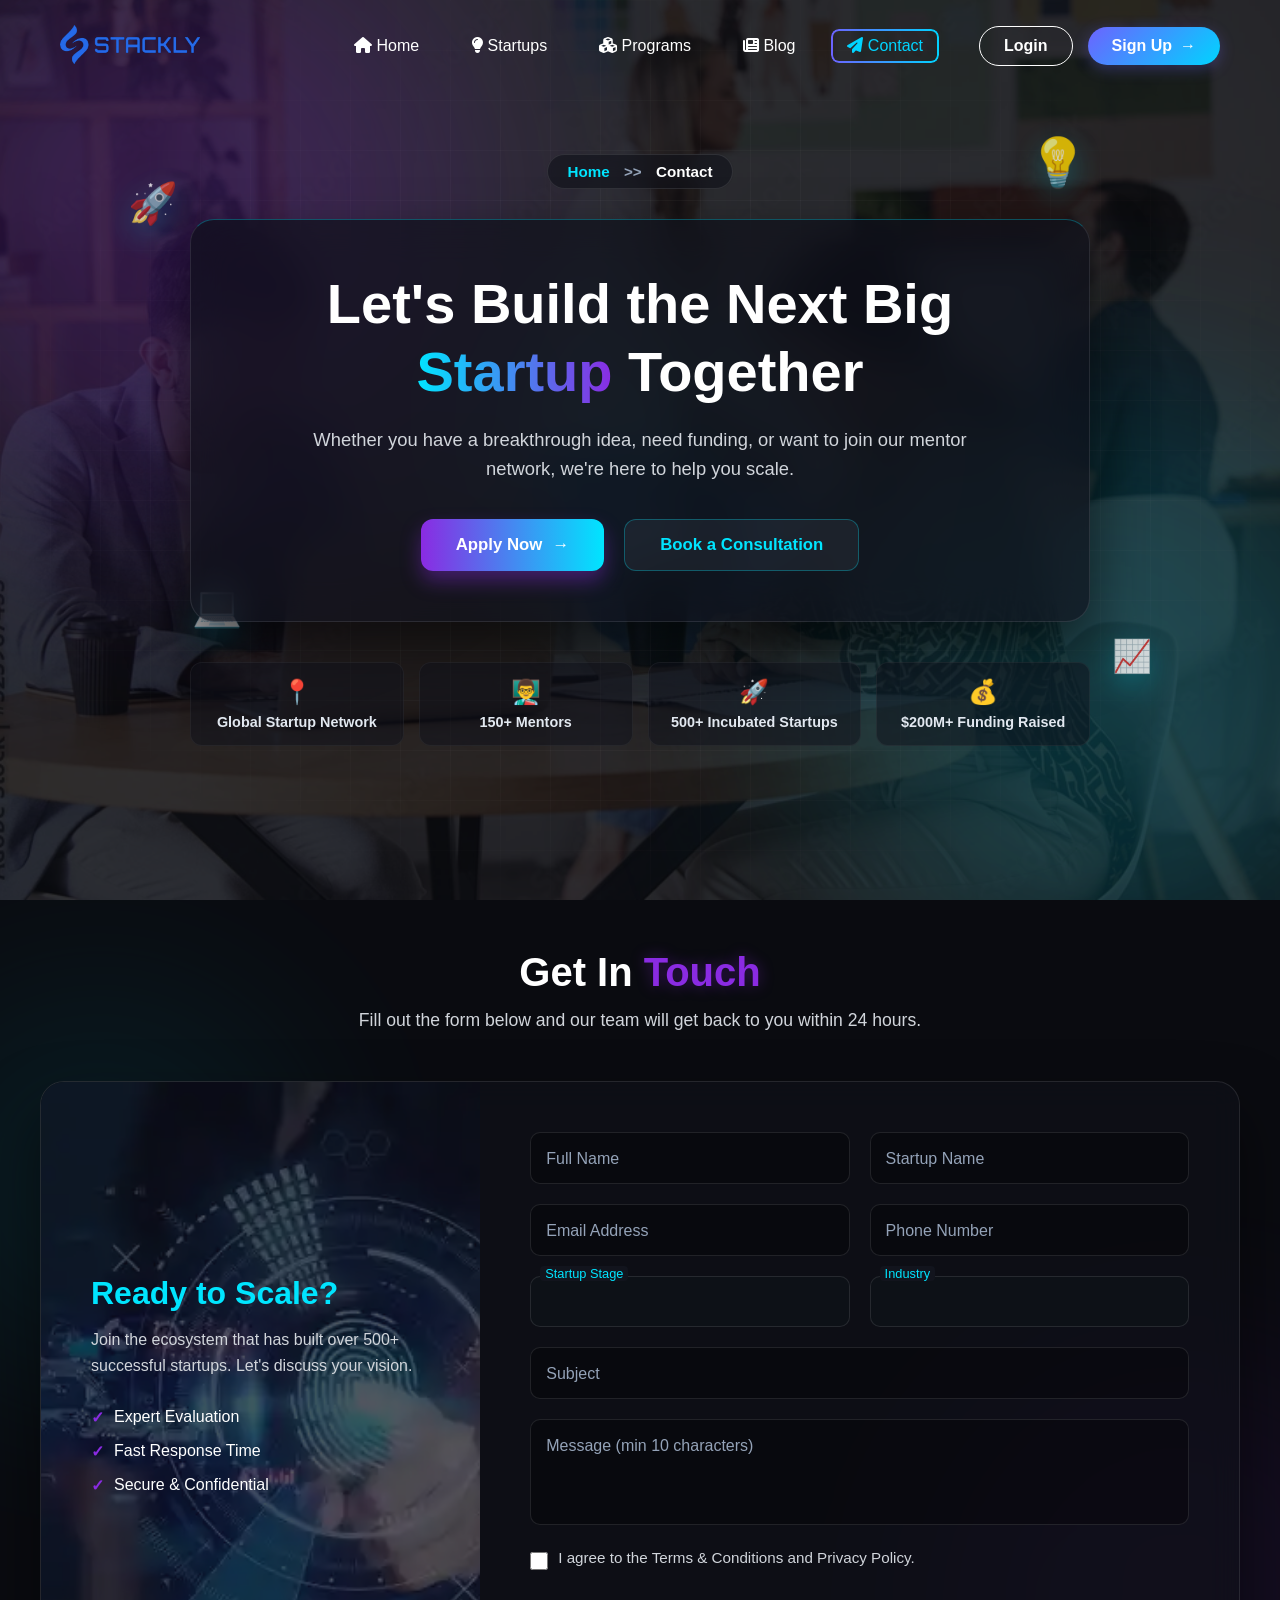
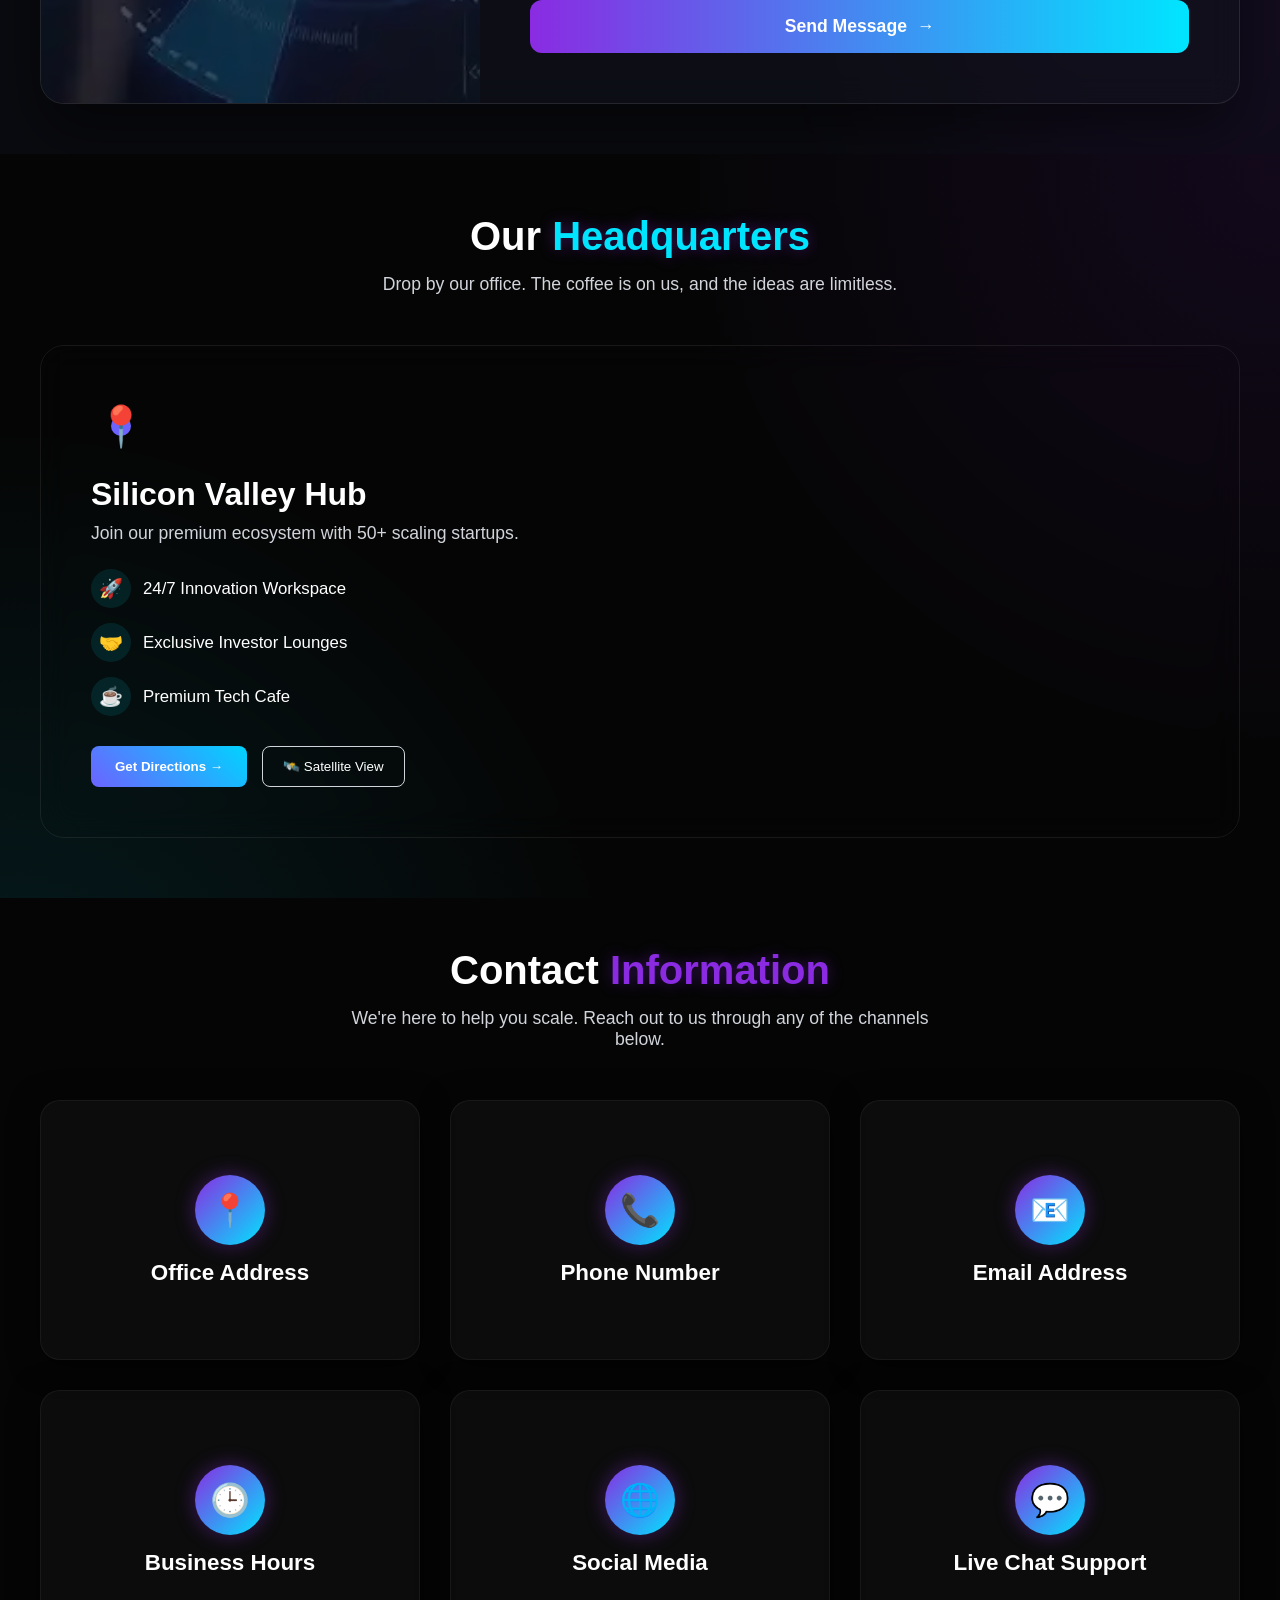
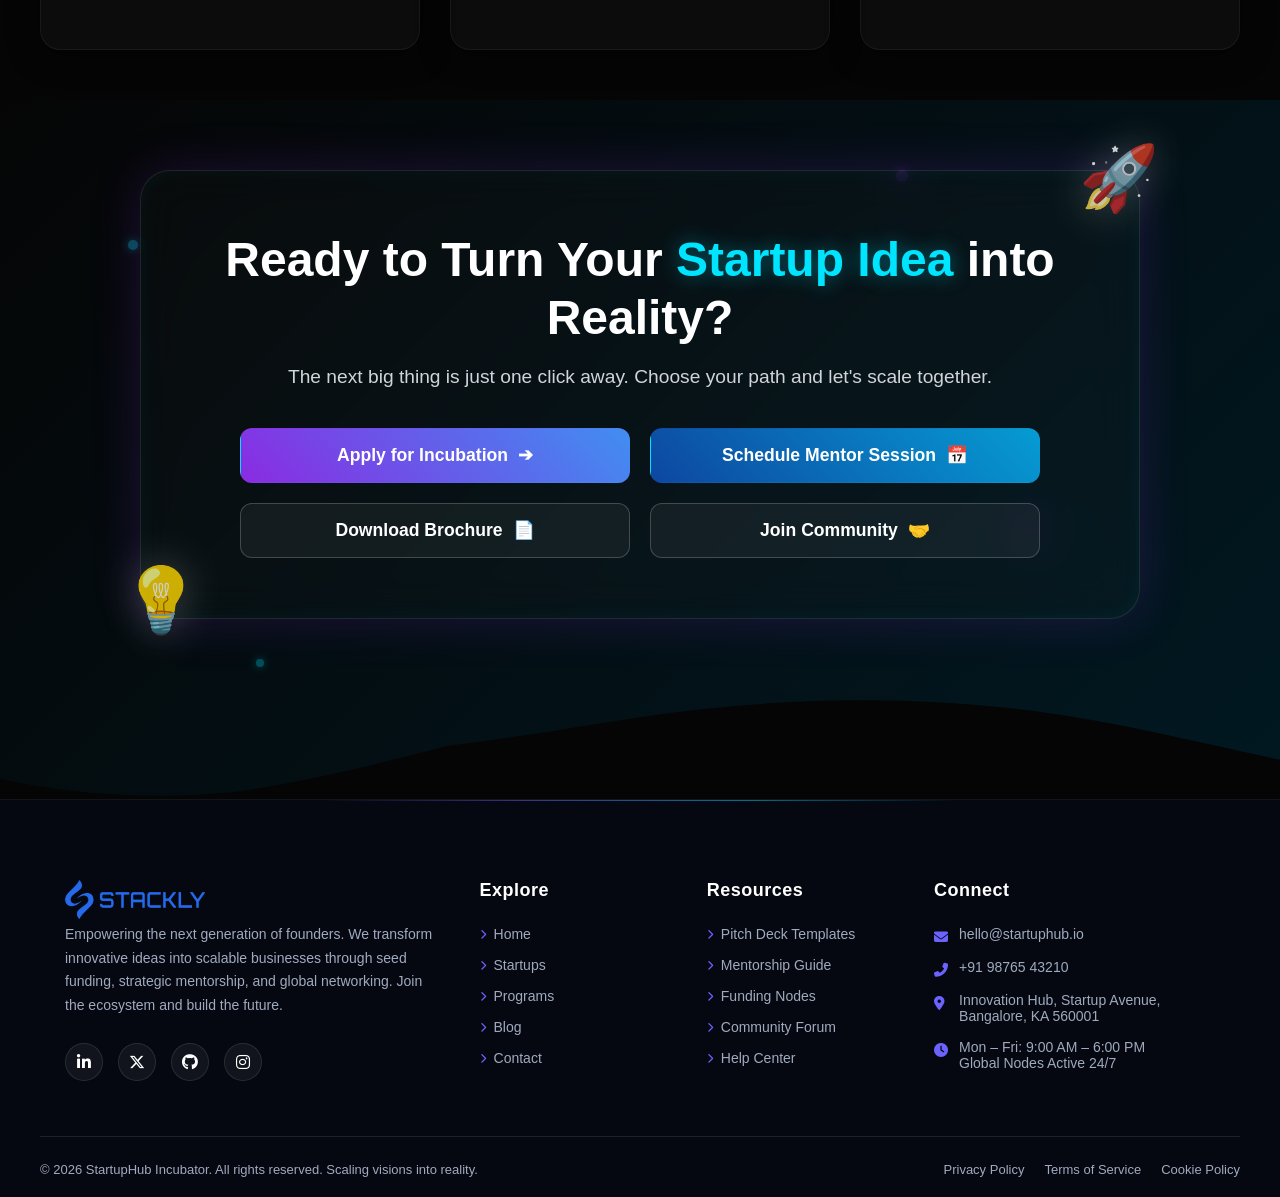
<file: contact.html>
<!DOCTYPE html>
<html lang="en">

<head>
  <meta charset="UTF-8">
  <meta name="viewport" content="width=device-width, initial-scale=1.0">
  <meta property="og:title" content="Your Website Title Here">
  <meta property="og:description" content="Join our premium online learning platform and upgrade your skills today.">
  <meta property="og:image" content="https://yourwebsite.com/asset/preview-image.jpg">
  <meta property="og:url" content="https://yourwebsite.com">
  <meta property="og:type" content="website">
  <meta name="description"
    content="Join our premium online learning platform. Access interactive courses, live community zones, and expert tutors to upgrade your skills today.">
  <link rel="icon" type="image/png" href="./asset/logo_Favicon.webp">
  <title>StartupHub Incubator</title>
  <link rel="stylesheet" href="contact.css">
  <link rel="stylesheet" href="common.css">
  <link rel="stylesheet" href="https://cdnjs.cloudflare.com/ajax/libs/font-awesome/6.4.2/css/all.min.css">
</head>

<body>


  <header id="navbar">
    <div class="nav-container">


      <a href="index.html" class="logo"><img src="./asset/Logo blue.webp" loading="lazy" alt="logo"></a>


      <div class="nav-wrapper" id="nav-wrapper">
        <nav class="nav-links">
          <a href="index.html">
            <i class="fa-solid fa-house"></i> Home
          </a>
          <a href="startup.html">
            <i class="fa-solid fa-lightbulb"></i> Startups
          </a>
          <a href="program.html">
            <i class="fa-solid fa-cubes"></i> Programs
          </a>
          <a href="blog.html">
            <i class="fa-solid fa-newspaper"></i> Blog
          </a>
          <a href="contact.html" class="active">
            <i class="fa-solid fa-paper-plane"></i> Contact
          </a>
        </nav>

        <div class="auth-buttons">
          <a href="login.html" class="btn-login">Login</a>
          <a href="signup.html" class="btn-signup">Sign Up <span class="arrow">→</span></a>
        </div>
      </div>


      <button class="hamburger" id="hamburger">
        <span></span><span></span><span></span>
      </button>

    </div>
  </header>


  <section id="contact-hero" class="contact-hero-section">


    <div class="hero-bg-image"></div>
    <div class="aurora-glow glow-1"></div>
    <div class="aurora-glow glow-2"></div>
    <div class="animated-grid"></div>


    <div class="cursor-spotlight" id="spotlight"></div>


    <div class="floating-icons-container">
      <div class="float-icon icon-1">🚀</div>
      <div class="float-icon icon-2">💡</div>
      <div class="float-icon icon-3">💻</div>
      <div class="float-icon icon-4">📈</div>
    </div>

    <div class="hero-content-wrapper">


      <nav class="breadcrumbs fade-up">
        <a href="index.html">Home</a>
        <span class="separator">>></span>
        <span class="current">Contact</span>
      </nav>


      <div class="hero-glass-card fade-up" style="animation-delay: 0.2s;">
        <h1>Let's Build the Next Big <span>Startup</span> Together</h1>
        <p>Whether you have a breakthrough idea, need funding, or want to join our mentor network, we're here to help
          you scale.</p>


        <div class="hero-cta-group">
          <a href="404page.html" class="cta-btn primary-gradient-btn">Apply Now <span>&#8594;</span></a>
          <a href="404page.html" class="cta-btn secondary-glass-btn">Book a Consultation</a>
        </div>
      </div>


      <div class="quick-stats fade-up" style="animation-delay: 0.4s;">
        <div class="stat-item">
          <span class="stat-icon">📍</span>
          <span class="stat-text">Global Startup Network</span>
        </div>
        <div class="stat-item">
          <span class="stat-icon">👨‍🏫</span>
          <span class="stat-text">150+ Mentors</span>
        </div>
        <div class="stat-item">
          <span class="stat-icon">🚀</span>
          <span class="stat-text">500+ Incubated Startups</span>
        </div>
        <div class="stat-item">
          <span class="stat-icon">💰</span>
          <span class="stat-text">$200M+ Funding Raised</span>
        </div>
      </div>

    </div>


  </section>


  <section id="contact-form-section" class="form-section">

    <div class="bg-orb orb-1"></div>
    <div class="bg-orb orb-2"></div>

    <div class="section-header fade-up">
      <h2>Get In <span>Touch</span></h2>
      <p>Fill out the form below and our team will get back to you within 24 hours.</p>
    </div>

    <div class="contact-split-container fade-up" style="animation-delay: 0.2s;">

      <div class="contact-illustration">
        <div class="illustration-content">
          <h3>Ready to Scale?</h3>
          <p>Join the ecosystem that has built over 500+ successful startups. Let's discuss your vision.</p>
          <ul class="contact-features">
            <li><span>✓</span> Expert Evaluation</li>
            <li><span>✓</span> Fast Response Time</li>
            <li><span>✓</span> Secure & Confidential</li>
          </ul>
        </div>
        <img src="./asset/t6.webp" loading="lazy" alt="Startup Meeting">
      </div>

      <div class="contact-form-wrapper">

        <form id="startupContactForm" class="premium-form">

          <div class="form-row">
            <div class="input-group">
              <input type="text" id="fullName" placeholder=" ">
              <label>Full Name</label>
              <div id="nameError" class="error-msg">Please enter a valid name (letters only).</div>
            </div>
            <div class="input-group">
              <input type="text" id="startupName" placeholder=" ">
              <label>Startup Name</label>
              <div id="startupError" class="error-msg">Startup name is required.</div>
            </div>
          </div>

          <div class="form-row">
            <div class="input-group">
              <input type="email" id="emailAdd" placeholder=" ">
              <label>Email Address</label>
              <div id="emailError" class="error-msg">Please enter a valid email.</div>
            </div>
            <div class="input-group">
              <input type="text" id="phoneNum" placeholder=" ">
              <label>Phone Number</label>
              <div id="phoneError" class="error-msg">Please enter a valid phone number (numbers only).</div>
            </div>
          </div>

          <div class="form-row">
            <div class="input-group">
              <select id="startupStage">
                <option value="" disabled selected></option>
                <option value="idea">Idea Stage</option>
                <option value="mvp">MVP Ready</option>
                <option value="revenue">Generating Revenue</option>
                <option value="scaling">Scaling</option>
              </select>
              <label class="select-label">Startup Stage</label>
              <div id="stageError" class="error-msg">Please select a stage.</div>
            </div>
            <div class="input-group">
              <select id="industryType">
                <option value="" disabled selected></option>
                <option value="fintech">FinTech</option>
                <option value="healthtech">HealthTech</option>
                <option value="saas">SaaS / AI</option>
                <option value="ecommerce">E-Commerce</option>
                <option value="other">Other</option>
              </select>
              <label class="select-label">Industry</label>
              <div id="industryError" class="error-msg">Please select an industry.</div>
            </div>
          </div>

          <div class="input-group">
            <input type="text" id="subject" placeholder=" ">
            <label>Subject</label>
            <div id="subjectError" class="error-msg">Subject is required.</div>
          </div>

          <div class="input-group">
            <textarea id="message" rows="4" placeholder=" "></textarea>
            <label>Message (min 10 characters)</label>
            <div id="messageError" class="error-msg">Message must be at least 10 characters long.</div>
          </div>

          <div class="checkbox-group">
            <input type="checkbox" id="termsCheck">
            <label for="termsCheck">I agree to the Terms & Conditions and Privacy Policy.</label>
            <div id="termsError" class="error-msg">You must agree to the terms.</div>
          </div>

          <button type="submit" id="submitBtn" class="gradient-submit-btn">
            Send Message <span>&#8594;</span>
          </button>
        </form>

      </div>
    </div>
  </section>

  <section id="location-section" class="map-section fade-up">
    <div class="parallax-map-bg"></div>

    <div class="map-container">
      <div class="section-header fade-up">
        <h2>Our <span>Headquarters</span></h2>
        <p>Drop by our office. The coffee is on us, and the ideas are limitless.</p>
      </div>

      <div class="map-glass-wrapper fade-up" style="animation-delay: 0.2s;">

        <div class="map-split-layout">

          <div class="location-details">
            <div class="pin-animation-wrapper">
              <div class="ripple-ring"></div>
              <div class="floating-pin">📍</div>
            </div>

            <h3>Silicon Valley Hub</h3>
            <p class="text-muted">Join our premium ecosystem with 50+ scaling startups.</p>

            <ul class="ecosystem-highlights">
              <li><span class="highlight-icon">🚀</span> 24/7 Innovation Workspace</li>
              <li><span class="highlight-icon">🤝</span> Exclusive Investor Lounges</li>
              <li><span class="highlight-icon">☕</span> Premium Tech Cafe</li>
            </ul>

            <div class="map-action-buttons">
              <button class="btn-primary gradient-btn" onclick="window.location.href='404page.html'">
                Get Directions <span>&#8594;</span>
              </button>
              <button class="btn-outline map-view-toggle" onclick="window.location.href='404page.html'">
                🛰️ Satellite View
              </button>
            </div>
          </div>

          <div class="iframe-container">
            <div class="glow-border"></div>
            <iframe
              src="https://www.google.com/maps/embed?pb=!1m18!1m12!1m3!1d3907.161609877049!2d78.17140487386634!3d11.682956588526372!2m3!1f0!2f0!3f0!3m2!1i1024!2i768!4f13.1!3m3!1m2!1s0x3babefef7fd970bb%3A0xe11aef1a71994f9!2sStackly!5e0!3m2!1sen!2sin!4v1781692635052!5m2!1sen!2sin"
              width="100%" height="100%" style="border:0;" allowfullscreen="" loading="lazy"
              referrerpolicy="no-referrer-when-downgrade" class="cm-iframe">
            </iframe>
          </div>

        </div>
      </div>
    </div>
  </section>

  <section id="contact-info-section" class="contact-info-section fade-up">
    <div class="container">
      <div class="section-header fade-up">
        <h2>Contact <span>Information</span></h2>
        <p>We're here to help you scale. Reach out to us through any of the channels below.</p>
      </div>

      <div class="info-grid">

        <div class="flip-card fade-up" style="animation-delay: 0.1s;">
          <div class="flip-card-inner">
            <div class="flip-card-front glass-panel">
              <div class="icon-wrapper">📍</div>
              <h3>Office Address</h3>
            </div>
            <div class="flip-card-back glow-border-panel">
              <h4>Stackly Hub</h4>
              <p>MMR Complex, Chinna Thirupathi,<br>near Chinna Muniyappan Kovil, Salem</p>
              <a href="404page.html" target="_blank" class="action-btn">Open in Maps</a>
            </div>
          </div>
        </div>

        <div class="flip-card fade-up" style="animation-delay: 0.2s;">
          <div class="flip-card-inner">
            <div class="flip-card-front glass-panel">
              <div class="icon-wrapper">📞</div>
              <h3>Phone Number</h3>
            </div>
            <div class="flip-card-back glow-border-panel">
              <h4>Call Us Directly</h4>
              <p>+91 9876543210<br>Mon-Fri, 9AM-6PM</p>
              <a href="404page.html" class="action-btn">Click to Call</a>
            </div>
          </div>
        </div>

        <div class="flip-card fade-up" style="animation-delay: 0.3s;">
          <div class="flip-card-inner">
            <div class="flip-card-front glass-panel">
              <div class="icon-wrapper">📧</div>
              <h3>Email Address</h3>
            </div>
            <div class="flip-card-back glow-border-panel">
              <h4>Drop a Message</h4>
              <p>stackly@startupincubator.com<br>Response in 24 hrs</p>
              <a href="404page.html" class="action-btn">Click to Email</a>
            </div>
          </div>
        </div>

        <div class="flip-card fade-up" style="animation-delay: 0.4s;">
          <div class="flip-card-inner">
            <div class="flip-card-front glass-panel">
              <div class="icon-wrapper">🕒</div>
              <h3>Business Hours</h3>
            </div>
            <div class="flip-card-back glow-border-panel">
              <h4>Working Hours</h4>
              <p><strong>Mon - Fri:</strong> 9:00 AM - 6:00 PM<br><strong>Sat - Sun:</strong> Closed</p>
              <a href="404page.html"><span class="status-badge open">We are Open</span></a>
            </div>
          </div>
        </div>

        <div class="flip-card fade-up" style="animation-delay: 0.5s;">
          <div class="flip-card-inner">
            <div class="flip-card-front glass-panel">
              <div class="icon-wrapper">🌐</div>
              <h3>Social Media</h3>
            </div>
            <div class="flip-card-back glow-border-panel">
              <h4>Connect With Us</h4>
              <div class="social-icons-wrapper">
                <a href="404page.html" class="social-icon pulse-anim">𝕏</a>
                <a href="404page.html" class="social-icon pulse-anim">in</a>
                <a href="404page.html" class="social-icon pulse-anim">ig</a>
              </div>
            </div>
          </div>
        </div>

        <div class="flip-card fade-up" style="animation-delay: 0.6s;">
          <div class="flip-card-inner">
            <div class="flip-card-front glass-panel">
              <div class="icon-wrapper">💬</div>
              <h3>Live Chat Support</h3>
            </div>
            <div class="flip-card-back glow-border-panel">
              <h4>24/7 Expert Support</h4>
              <p>Need instant help?<br>Chat with our team now.</p>
              <button class="action-btn chat-btn" onclick="window.location.href='404page.html'">Start Chat</button>
            </div>
          </div>
        </div>

      </div>
    </div>
  </section>


  <section id="cta-section" class="cta-section">
    <div class="particle p-1"></div>
    <div class="particle p-2"></div>
    <div class="particle p-3"></div>
    <div class="particle p-4"></div>

    <div class="container relative-z">

      <div class="glass-cta-card fade-up">

        <div class="floating-illus float-rocket">🚀</div>
        <div class="floating-illus float-bulb">💡</div>

        <h2>Ready to Turn Your <span>Startup Idea</span> into Reality?</h2>
        <p>The next big thing is just one click away. Choose your path and let's scale together.</p>

        <div class="cta-button-grid">
          <a href="404page.html" class="btn-morph primary-morph">
            <span>Apply for Incubation</span> ➔
          </a>
          <a href="404page.html" class="btn-morph secondary-morph">
            <span>Schedule Mentor Session</span> 📅
          </a>
          <a href="404page.html" class="btn-morph outline-morph">
            <span>Download Brochure</span> 📄
          </a>
          <a href="404page.html" class="btn-morph outline-morph">
            <span>Join Community</span> 🤝
          </a>
        </div>

      </div>
    </div>

    <div class="wave-transition">
      <svg data-name="Layer 1" xmlns="http://www.w3.org/2000/svg" viewBox="0 0 1200 120" preserveAspectRatio="none">
        <path
          d="M321.39,56.44c58-10.79,114.16-30.13,172-41.86,82.39-16.72,168.19-17.73,250.45-.39C823.78,31,906.67,72,985.66,92.83c70.05,18.48,146.53,26.09,214.34,3V120H0V95.8C59.71,118.08,130.83,123.15,191.56,105.7,238.48,92.35,283.47,73.49,321.39,56.44Z"
          class="shape-fill"></path>
      </svg>
    </div>
  </section>




  <footer class="footer">
    <div class="footer-container">

      <div class="footer-col footer-fade-in">
        <a href="index.html" class="logo"><img src="./asset/Logo blue.webp" loading="lazy" alt="logo"></a>
        <p class="footer-desc">
          Empowering the next generation of founders. We transform innovative ideas into scalable businesses
          through seed funding, strategic mentorship, and global networking. Join the ecosystem and build the
          future.
        </p>
        <div class="social-icons">
          <a href="404page.html" title="LinkedIn"><i class="fab fa-linkedin-in"></i></a>
          <a href="404page.html" title="X (Twitter)"><i class="fab fa-x-twitter"></i></a>
          <a href="404page.html" title="GitHub"><i class="fab fa-github"></i></a>

          <a href="404page.html" title="Instagram"><i class="fab fa-instagram"></i></a>
        </div>
      </div>

      <div class="footer-col footer-fade-in" style="transition-delay: 0.1s;">
        <h4>Explore</h4>
        <ul class="footer-links">
          <li><a href="index.html"><i class="fas fa-chevron-right"></i> Home</a></li>
          <li><a href="startup.html"><i class="fas fa-chevron-right"></i> Startups</a></li>
          <li><a href="program.html"><i class="fas fa-chevron-right"></i> Programs</a></li>
          <li><a href="blog.html"><i class="fas fa-chevron-right"></i> Blog</a></li>
          <li><a href="contact.html"><i class="fas fa-chevron-right"></i> Contact</a></li>
        </ul>
      </div>

      <div class="footer-col footer-fade-in" style="transition-delay: 0.2s;">
        <h4>Resources</h4>
        <ul class="footer-links">
          <li><a href="404page.html"><i class="fas fa-chevron-right"></i> Pitch Deck Templates</a></li>
          <li><a href="404page.html"><i class="fas fa-chevron-right"></i> Mentorship Guide</a></li>
          <li><a href="404page.html"><i class="fas fa-chevron-right"></i> Funding Nodes</a></li>
          <li><a href="404page.html"><i class="fas fa-chevron-right"></i> Community Forum</a></li>
          <li><a href="404page.html"><i class="fas fa-chevron-right"></i> Help Center</a></li>
        </ul>
      </div>

      <div class="footer-col footer-fade-in" style="transition-delay: 0.3s;">
        <h4>Connect</h4>
        <ul class="footer-contact">
          <li><i class="fas fa-envelope"></i> hello@startuphub.io</li>
          <li><i class="fas fa-phone-alt"></i> +91 98765 43210</li>
          <li><i class="fas fa-map-marker-alt"></i> Innovation Hub, Startup Avenue,<br>Bangalore, KA 560001
          </li>
          <li><i class="fas fa-clock"></i> Mon – Fri: 9:00 AM – 6:00 PM<br>Global Nodes Active 24/7</li>
        </ul>
      </div>
    </div>

    <div class="footer-bottom footer-fade-in" style="transition-delay: 0.4s;">
      <p>&copy; 2026 StartupHub Incubator. All rights reserved. Scaling visions into reality.</p>
      <div class="footer-bottom-links">
        <a href="404page.html">Privacy Policy</a>
        <a href="404page.html">Terms of Service</a>
        <a href="404page.html">Cookie Policy</a>
      </div>
    </div>
  </footer>

  <script src="script.js"></script>
  <script>
    document.addEventListener('DOMContentLoaded', () => {
      const heroSection = document.getElementById('contact-hero');
      const spotlight = document.getElementById('spotlight');

      if (heroSection && spotlight) {
        heroSection.addEventListener('mousemove', (e) => {

          const rect = heroSection.getBoundingClientRect();
          const x = e.clientX - rect.left;
          const y = e.clientY - rect.top;


          spotlight.style.setProperty('--mouse-x', `${x}px`);
          spotlight.style.setProperty('--mouse-y', `${y}px`);
        });


        heroSection.addEventListener('mouseleave', () => {
          spotlight.style.opacity = '0';
        });


        heroSection.addEventListener('mouseenter', () => {
          spotlight.style.opacity = '1';
        });
      }
    });
  </script>

  <script>
    document.addEventListener('DOMContentLoaded', () => {
      const form = document.getElementById('startupContactForm');

      form.addEventListener('submit', function (e) {
        e.preventDefault();

        let isValid = true;


        const name = document.getElementById('fullName').value.trim();
        const startup = document.getElementById('startupName').value.trim();
        const email = document.getElementById('emailAdd').value.trim();
        const phone = document.getElementById('phoneNum').value.trim();
        const stage = document.getElementById('startupStage').value;
        const industry = document.getElementById('industryType').value;
        const subject = document.getElementById('subject').value.trim();
        const message = document.getElementById('message').value.trim();
        const terms = document.getElementById('termsCheck').checked;


        const toggleError = (id, condition) => {
          const inputGroup = document.getElementById(id).parentElement;
          const errorMsg = document.getElementById(id.replace('fullName', 'name')
            .replace('startupName', 'startup')
            .replace('emailAdd', 'email')
            .replace('phoneNum', 'phone')
            .replace('startupStage', 'stage')
            .replace('industryType', 'industry')
            .replace('termsCheck', 'terms') + 'Error');
          if (!condition) {
            errorMsg.style.display = 'block';
            inputGroup.classList.add('error');
            isValid = false;
          } else {
            errorMsg.style.display = 'none';
            inputGroup.classList.remove('error');
          }
        };


        const nameRegex = /^[A-Za-z\s]+$/;
        toggleError('fullName', name !== '' && nameRegex.test(name));


        toggleError('startupName', startup !== '');


        const emailRegex = /^[^\s@]+@[^\s@]+\.[^\s@]+$/;
        toggleError('emailAdd', email !== '' && emailRegex.test(email));


        const phoneRegex = /^\+?[0-9]+$/;
        toggleError('phoneNum', phone !== '' && phoneRegex.test(phone));


        toggleError('startupStage', stage !== '');
        toggleError('industryType', industry !== '');


        toggleError('subject', subject !== '');


        toggleError('message', message.length >= 10);


        const termsError = document.getElementById('termsError');
        if (!terms) {
          termsError.style.display = 'block';
          isValid = false;
        } else {
          termsError.style.display = 'none';
        }


        if (isValid) {
          window.location.href = '404page.html';
        }
      });


      document.getElementById('fullName').addEventListener('input', function (e) {
        this.value = this.value.replace(/[0-9]/g, '');
      });

      document.getElementById('phoneNum').addEventListener('input', function (e) {
        this.value = this.value.replace(/[^0-9+]/g, '');
      });
    });
  </script>
</body>

</html>
</file>
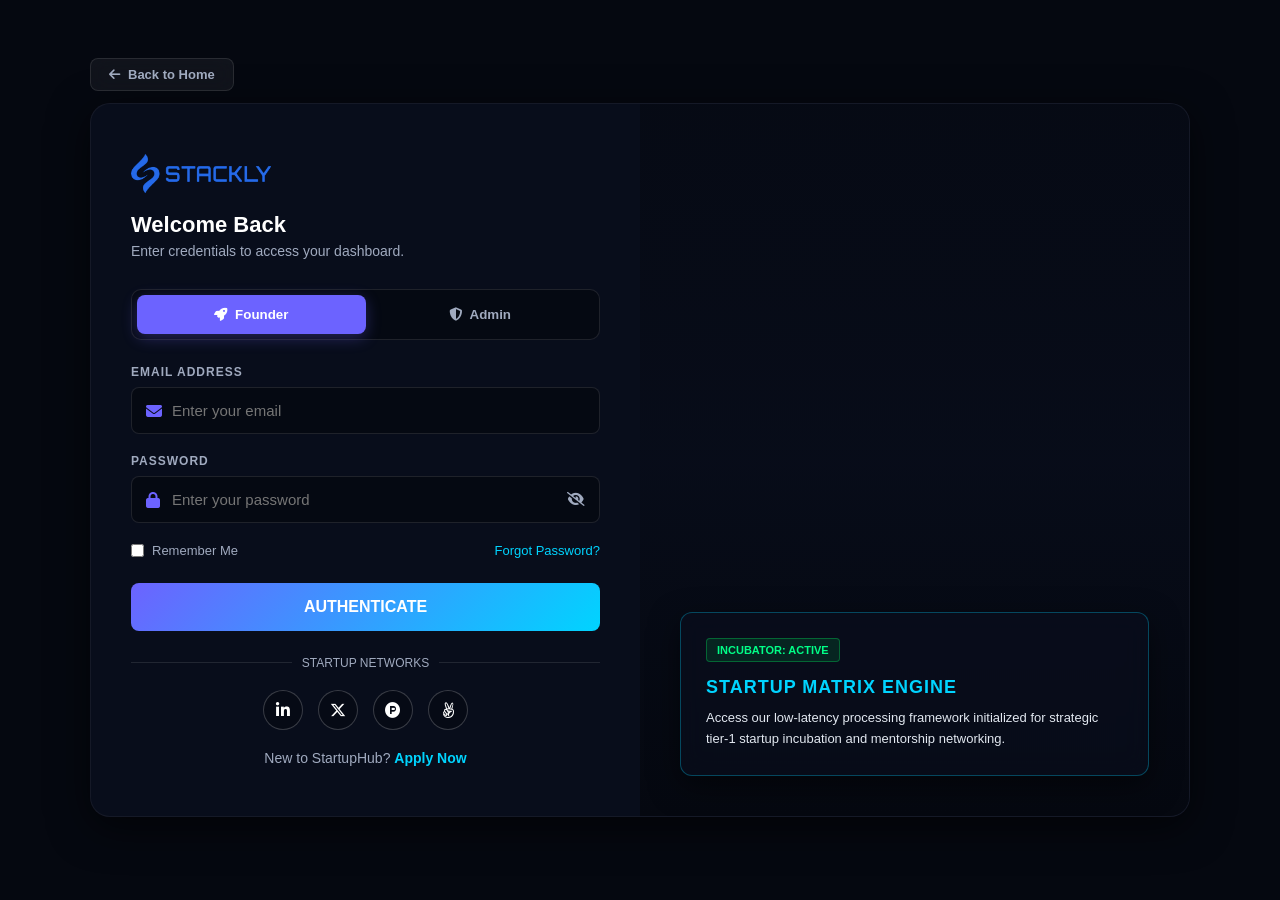
<file: login.html>
<!DOCTYPE html>
<html lang="en">

<head>
    <meta charset="UTF-8">
    <meta name="viewport" content="width=device-width, initial-scale=1.0">
    <meta property="og:title" content="Your Website Title Here">
    <meta property="og:description" content="Join our premium online learning platform and upgrade your skills today.">
    <meta property="og:image" content="https://yourwebsite.com/asset/preview-image.jpg">
    <meta property="og:url" content="https://yourwebsite.com">
    <meta property="og:type" content="website">
    <meta name="description"
        content="Join our premium online learning platform. Access interactive courses, live community zones, and expert tutors to upgrade your skills today.">
    <link rel="icon" type="image/png" href="./asset/logo_Favicon.webp">
    <title>StartupHub Login</title>
    <link rel="stylesheet" href="https://cdnjs.cloudflare.com/ajax/libs/font-awesome/6.4.2/css/all.min.css">
    <style>
        * {
            box-sizing: border-box;
            margin: 0;
            padding: 0;
            font-family: 'Segoe UI', Tahoma, Geneva, Verdana, sans-serif;
        }

        body {
            background-color: #050810;
            color: #fff;
            min-height: 100vh;
            display: flex;
            align-items: center;
            justify-content: center;
            padding: 60px 20px 40px 20px;
        }

        @keyframes fadeIn {
            from {
                opacity: 0;
                transform: translateY(20px);
            }

            to {
                opacity: 1;
                transform: translateY(0);
            }
        }


        .page-wrapper {
            width: 100%;
            max-width: 1100px;
            position: relative;
        }


        .btn-back-home {
            position: absolute;
            top: -45px;
            left: 0;
            padding: 8px 18px;
            background: rgba(255, 255, 255, 0.05);
            border: 1px solid rgba(255, 255, 255, 0.1);
            border-radius: 8px;
            color: #a0aabf;
            text-decoration: none;
            font-size: 13px;
            font-weight: 600;
            display: flex;
            align-items: center;
            gap: 8px;
            transition: all 0.3s ease;
            backdrop-filter: blur(10px);
            z-index: 100;
        }

        .btn-back-home:hover {
            background: #6C63FF;
            color: #fff;
            border-color: #6C63FF;
            box-shadow: 0 4px 15px rgba(108, 99, 255, 0.4);
            transform: translateY(-2px);
        }


        .login-container {
            display: flex;
            width: 100%;
            background: rgba(10, 15, 30, 0.85);
            border-radius: 20px;
            overflow: hidden;
            box-shadow: 0 10px 40px rgba(0, 0, 0, 0.6);
            animation: fadeIn 0.8s ease-out;
            border: 1px solid rgba(255, 255, 255, 0.05);
            min-height: 600px;
        }


        .form-section {
            flex: 1;
            padding: 50px 40px;
            display: flex;
            flex-direction: column;
            justify-content: center;
        }

        .logo-title {
            font-size: 28px;
            font-weight: bold;
            margin-bottom: 5px;
            display: flex;
            align-items: center;
            gap: 10px;
        }

        .logo-title span {
            background: linear-gradient(135deg, #6C63FF, #00D4FF);
            -webkit-background-clip: text;
            -webkit-text-fill-color: transparent;
        }

        .subtitle {
            color: #a0aabf;
            font-size: 14px;
            margin-bottom: 30px;
        }


        .role-selector {
            display: flex;
            background: rgba(0, 0, 0, 0.3);
            border-radius: 10px;
            margin-bottom: 25px;
            padding: 5px;
            border: 1px solid rgba(255, 255, 255, 0.1);
        }

        .role-btn {
            flex: 1;
            padding: 12px;
            background: transparent;
            border: none;
            color: #a0aabf;
            font-weight: 600;
            cursor: pointer;
            border-radius: 8px;
            transition: all 0.3s;
            display: flex;
            align-items: center;
            justify-content: center;
            gap: 8px;
        }

        .role-btn.active {
            background: #6C63FF;
            color: #fff;
            box-shadow: 0 4px 15px rgba(108, 99, 255, 0.3);
        }


        .input-group {
            margin-bottom: 20px;
            position: relative;
        }

        .input-group label {
            display: block;
            font-size: 12px;
            font-weight: 600;
            color: #a0aabf;
            margin-bottom: 8px;
            text-transform: uppercase;
            letter-spacing: 1px;
        }

        .input-field {
            width: 100%;
            padding: 14px 40px;

            background: rgba(0, 0, 0, 0.3);
            border: 1px solid rgba(255, 255, 255, 0.1);
            border-radius: 8px;
            color: #fff;
            font-size: 15px;
            outline: none;
            transition: border-color 0.3s, box-shadow 0.3s;
        }

        .input-field:focus {
            border-color: #6C63FF;
            box-shadow: 0 0 10px rgba(108, 99, 255, 0.2);
        }

        .input-icon {
            position: absolute;
            left: 15px;
            top: 38px;
            color: #6C63FF;
        }


        .toggle-pwd {
            position: absolute;
            right: 15px;
            top: 38px;
            color: #a0aabf;
            font-size: 14px;
            cursor: pointer;
            transition: color 0.3s;
        }

        .toggle-pwd:hover {
            color: #6C63FF;
        }


        .error-message {
            color: #FF6B6B;
            font-size: 12px;
            margin-top: 8px;
            display: none;
            padding-left: 5px;
        }

        .input-field.error {
            border-color: #FF6B6B;
            box-shadow: 0 0 8px rgba(255, 107, 107, 0.2);
        }

        .options-row {
            display: flex;
            justify-content: space-between;
            align-items: center;
            margin-bottom: 25px;
            font-size: 13px;
        }

        .checkbox-label {
            display: flex;
            align-items: center;
            gap: 8px;
            cursor: pointer;
            color: #a0aabf;
        }

        .forgot-link {
            color: #00D4FF;
            text-decoration: none;
            transition: color 0.3s;
        }

        .forgot-link:hover {
            color: #6C63FF;
        }


        .submit-btn {
            width: 100%;
            padding: 15px;
            background: linear-gradient(135deg, #6C63FF, #00D4FF);
            border: none;
            border-radius: 8px;
            color: #fff;
            font-weight: bold;
            font-size: 16px;
            cursor: pointer;
            transition: transform 0.3s, box-shadow 0.3s;
            margin-bottom: 25px;
        }

        .submit-btn:hover {
            transform: translateY(-2px);
            box-shadow: 0 8px 25px rgba(0, 212, 255, 0.4);
        }


        .divider {
            display: flex;
            align-items: center;
            text-align: center;
            color: #a0aabf;
            font-size: 12px;
            margin-bottom: 20px;
        }

        .divider::before,
        .divider::after {
            content: '';
            flex: 1;
            border-bottom: 1px solid rgba(255, 255, 255, 0.1);
        }

        .divider::before {
            margin-right: 10px;
        }

        .divider::after {
            margin-left: 10px;
        }

        .social-login {
            display: flex;
            justify-content: center;
            gap: 15px;
            margin-bottom: 20px;
        }

        .social-btn {
            width: 40px;
            height: 40px;
            border-radius: 50%;
            border: 1px solid rgba(255, 255, 255, 0.2);
            display: flex;
            align-items: center;
            justify-content: center;
            color: #fff;
            text-decoration: none;
            transition: all 0.3s;
            background: rgba(0, 0, 0, 0.2);
        }

        .social-btn:hover {
            background: #6C63FF;
            border-color: #6C63FF;
            transform: translateY(-3px);
        }

        .signup-link {
            text-align: center;
            font-size: 14px;
            color: #a0aabf;
        }

        .signup-link a {
            color: #00D4FF;
            text-decoration: none;
            font-weight: bold;
        }


        .content-section {
            flex: 1;
            position: relative;
            display: flex;
            flex-direction: column;
            justify-content: flex-end;
            padding: 40px;
            overflow: hidden;
        }

        .bg-video {
            position: absolute;
            top: 0;
            left: 0;
            width: 100%;
            height: 100%;
            object-fit: cover;
            z-index: 0;
            opacity: 0.7;
        }

        .video-overlay {
            position: absolute;
            top: 0;
            left: 0;
            width: 100%;
            height: 100%;
            background: linear-gradient(to top, rgba(5, 8, 16, 1) 0%, rgba(5, 8, 16, 0.2) 50%, rgba(5, 8, 16, 0.6) 100%);
            z-index: 1;
        }

        .info-card {
            position: relative;
            z-index: 2;
            background: rgba(10, 15, 30, 0.65);
            padding: 25px;
            border-radius: 12px;
            border: 1px solid rgba(0, 212, 255, 0.3);
            backdrop-filter: blur(12px);
            box-shadow: 0 10px 30px rgba(0, 0, 0, 0.5);
        }

        .status-badge {
            display: inline-block;
            background: rgba(0, 255, 100, 0.1);
            color: #00ff88;
            padding: 5px 10px;
            border-radius: 4px;
            font-size: 11px;
            font-weight: bold;
            margin-bottom: 15px;
            border: 1px solid rgba(0, 255, 100, 0.3);
        }

        .info-title {
            color: #00D4FF;
            font-size: 18px;
            margin-bottom: 10px;
            font-weight: bold;
            letter-spacing: 1px;
        }

        .info-desc {
            color: #e2e8f0;
            font-size: 13px;
            line-height: 1.6;
        }


        @media (max-width: 900px) {
            .btn-back-home {
                top: -40px;
                left: 0px;
                font-size: 12px;
            }

            .login-container {
                flex-direction: column;
            }

            .form-section {
                padding: 30px 20px;
            }

            .content-section {
                min-height: 350px;
                padding: 20px;
            }
        }

        .logo {
            width: 140px;
        }
    </style>
</head>

<body>

    <div class="page-wrapper">

        <a href="index.html" class="btn-back-home">
            <i class="fa-solid fa-arrow-left"></i> Back to Home
        </a>

        <div class="login-container">
            <div class="form-section">
                <a href="index.html"><img src="./asset/Logo blue.webp" loading="lazy" alt="logo" class="logo"></a>
                <h2 style="font-size: 22px; margin-top: 15px; margin-bottom: 5px;">Welcome Back</h2>
                <p class="subtitle">Enter credentials to access your dashboard.</p>

                <div class="role-selector">
                    <button type="button" class="role-btn active" onclick="selectRole('founder', this)">
                        <i class="fa-solid fa-rocket"></i> Founder
                    </button>
                    <button type="button" class="role-btn" onclick="selectRole('admin', this)">
                        <i class="fa-solid fa-shield-halved"></i> Admin
                    </button>
                </div>

                <form id="loginForm" onsubmit="return validateForm(event)" novalidate>
                    <input type="hidden" id="selectedRole" value="founder">

                    <div class="input-group">
                        <label>Email Address</label>
                        <i class="fa-solid fa-envelope input-icon"></i>
                        <input type="email" id="email" class="input-field" placeholder="Enter your email">
                        <div id="emailError" class="error-message">Please enter a valid email address.</div>
                    </div>

                    <div class="input-group">
                        <label>Password</label>
                        <i class="fa-solid fa-lock input-icon"></i>
                        <input type="password" id="password" class="input-field" placeholder="Enter your password">
                        <i class="fa-solid fa-eye-slash toggle-pwd" onclick="togglePassword('password', this)"></i>
                        <div id="passwordError" class="error-message">Password must be at least 6 characters.</div>
                    </div>

                    <div class="options-row">
                        <label class="checkbox-label">
                            <input type="checkbox"> Remember Me
                        </label>
                        <a href="404page.html" class="forgot-link">Forgot Password?</a>
                    </div>

                    <button type="submit" class="submit-btn">AUTHENTICATE</button>
                </form>

                <div class="divider">STARTUP NETWORKS</div>

                <div class="social-login">
                    <a href="404page.html" class="social-btn" title="LinkedIn"><i
                            class="fa-brands fa-linkedin-in"></i></a>
                    <a href="404page.html" class="social-btn" title="X (Twitter)"><i
                            class="fa-brands fa-x-twitter"></i></a>
                    <a href="404page.html" class="social-btn" title="Product Hunt"><i
                            class="fa-brands fa-product-hunt"></i></a>
                    <a href="404page.html" class="social-btn" title="AngelList"><i
                            class="fa-brands fa-angellist"></i></a>
                </div>

                <p class="signup-link">New to StartupHub? <a href="signup.html">Apply Now</a></p>
            </div>

            <div class="content-section">
                <video class="bg-video" autoplay loop muted playsinline>
                    <source src="./asset/v5.mp4" type="video/mp4">
                </video>
                <div class="video-overlay"></div>

                <div class="info-card">
                    <div class="status-badge">INCUBATOR: ACTIVE</div>
                    <h3 class="info-title">STARTUP MATRIX ENGINE</h3>
                    <p class="info-desc">
                        Access our low-latency processing framework initialized for strategic tier-1 startup incubation
                        and mentorship networking.
                    </p>
                </div>
            </div>
        </div>

    </div>

    <script>

        function selectRole(role, element) {
            document.getElementById('selectedRole').value = role;
            document.querySelectorAll('.role-btn').forEach(btn => btn.classList.remove('active'));
            element.classList.add('active');
        }


        function togglePassword(inputId, iconElement) {
            const input = document.getElementById(inputId);
            if (input.type === "password") {
                input.type = "text";
                iconElement.classList.remove("fa-eye-slash");
                iconElement.classList.add("fa-eye");
            } else {
                input.type = "password";
                iconElement.classList.remove("fa-eye");
                iconElement.classList.add("fa-eye-slash");
            }
        }


        function validateForm(event) {
            event.preventDefault();

            let isValid = true;
            const email = document.getElementById('email');
            const password = document.getElementById('password');
            const emailError = document.getElementById('emailError');
            const passwordError = document.getElementById('passwordError');

            email.classList.remove('error');
            password.classList.remove('error');
            emailError.style.display = 'none';
            passwordError.style.display = 'none';

            if (email.value.trim() === '' || !email.value.includes('@') || !email.value.includes('.')) {
                email.classList.add('error');
                emailError.style.display = 'block';
                isValid = false;
            }

            if (password.value.trim().length < 6) {
                password.classList.add('error');
                passwordError.style.display = 'block';
                isValid = false;
            }

            if (isValid) {
                const role = document.getElementById('selectedRole').value.toLowerCase();


                localStorage.setItem('loggedInEmail', email.value);


                if (role === 'founder') {
                    window.location.href = 'dashboard1.html';
                } else if (role === 'admin') {
                    window.location.href = 'dashboard2.html';
                } else {
                    alert("Please select a valid role!");
                }
            }

            return isValid;
        }
    </script>
</body>

</html>
</file>
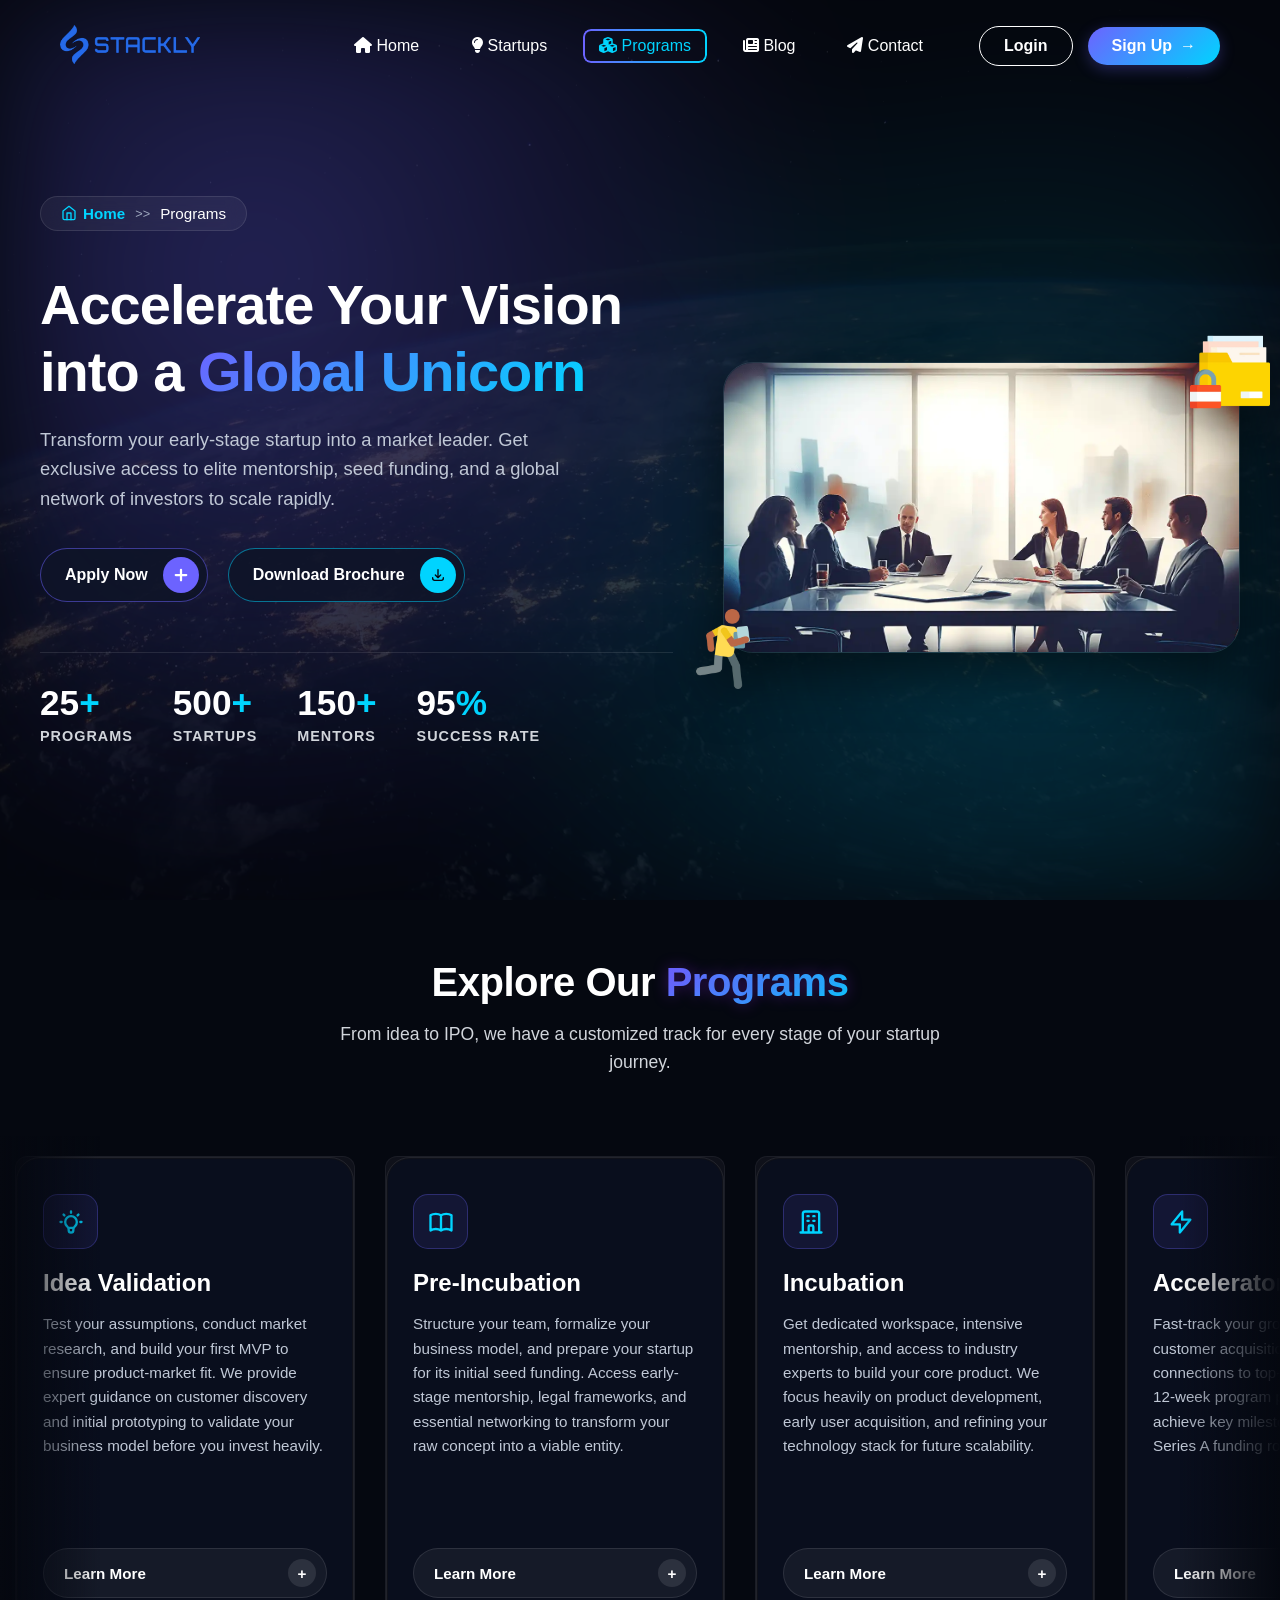
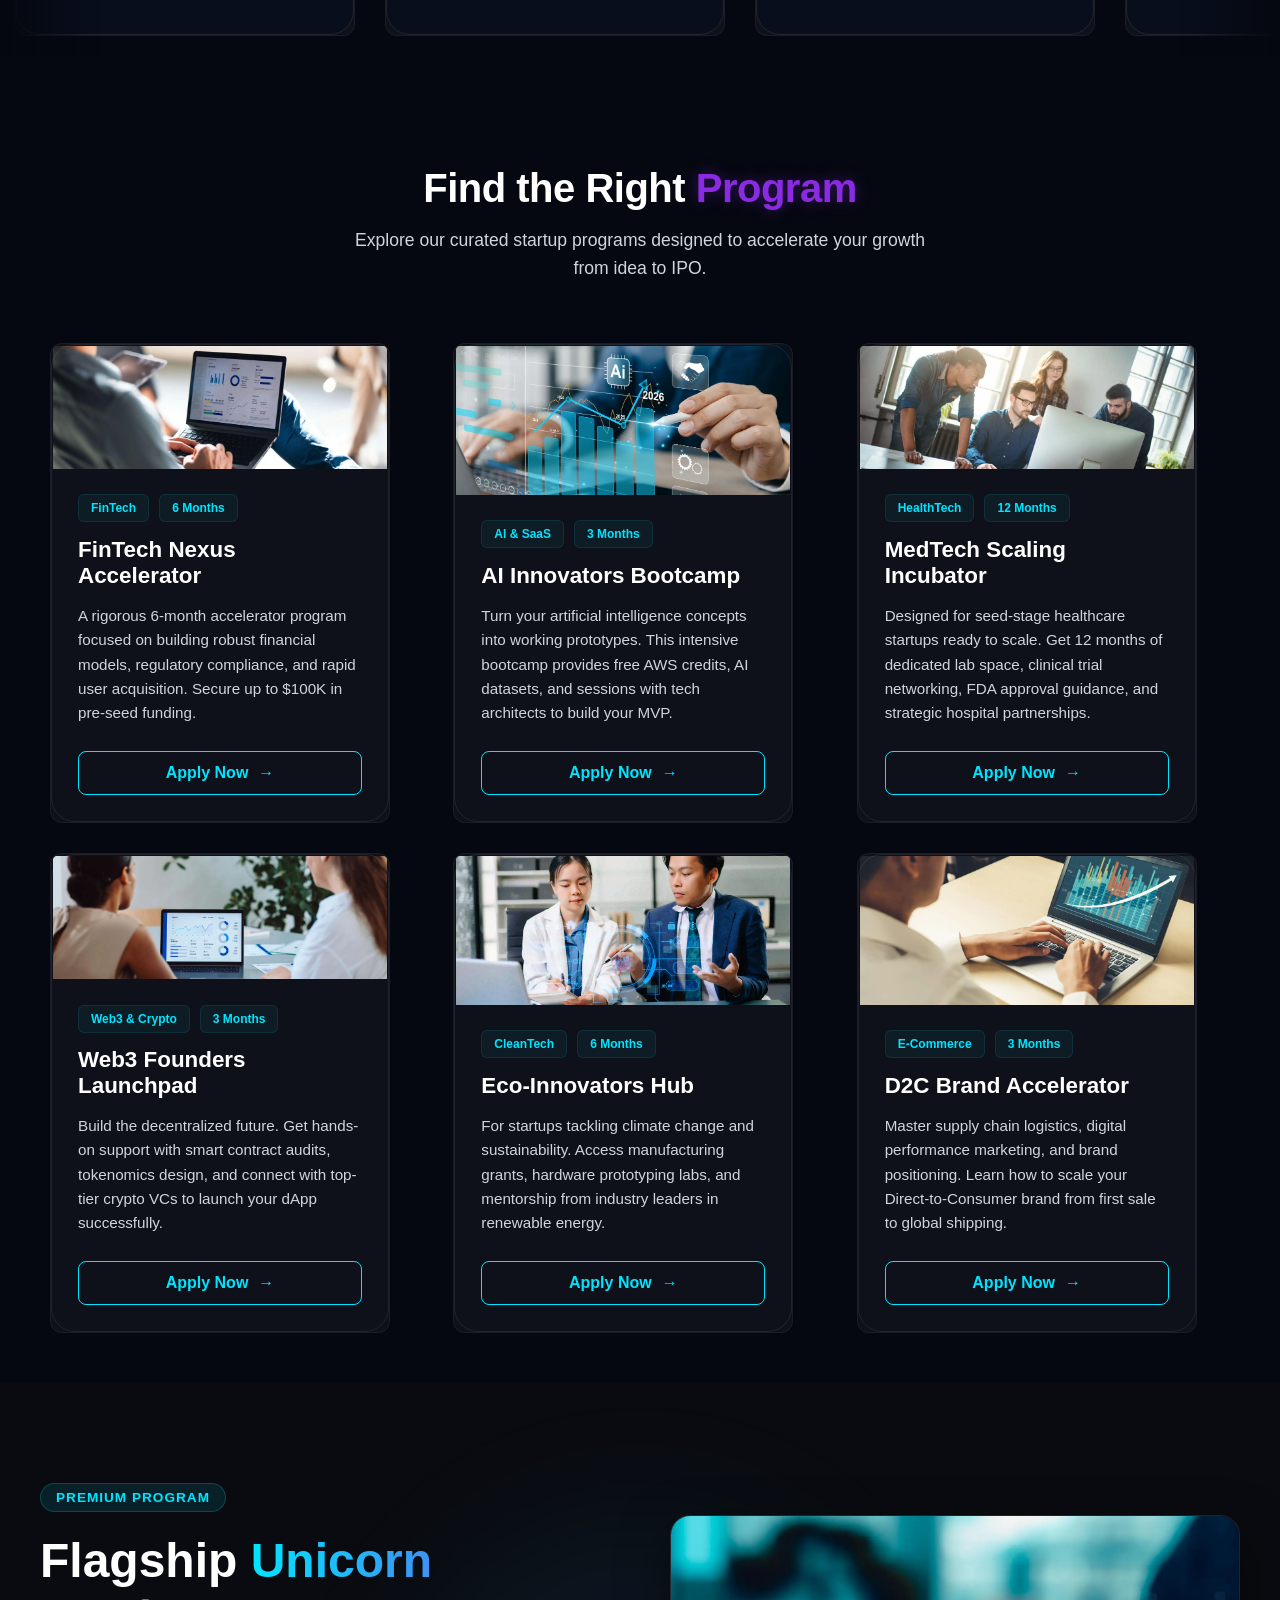
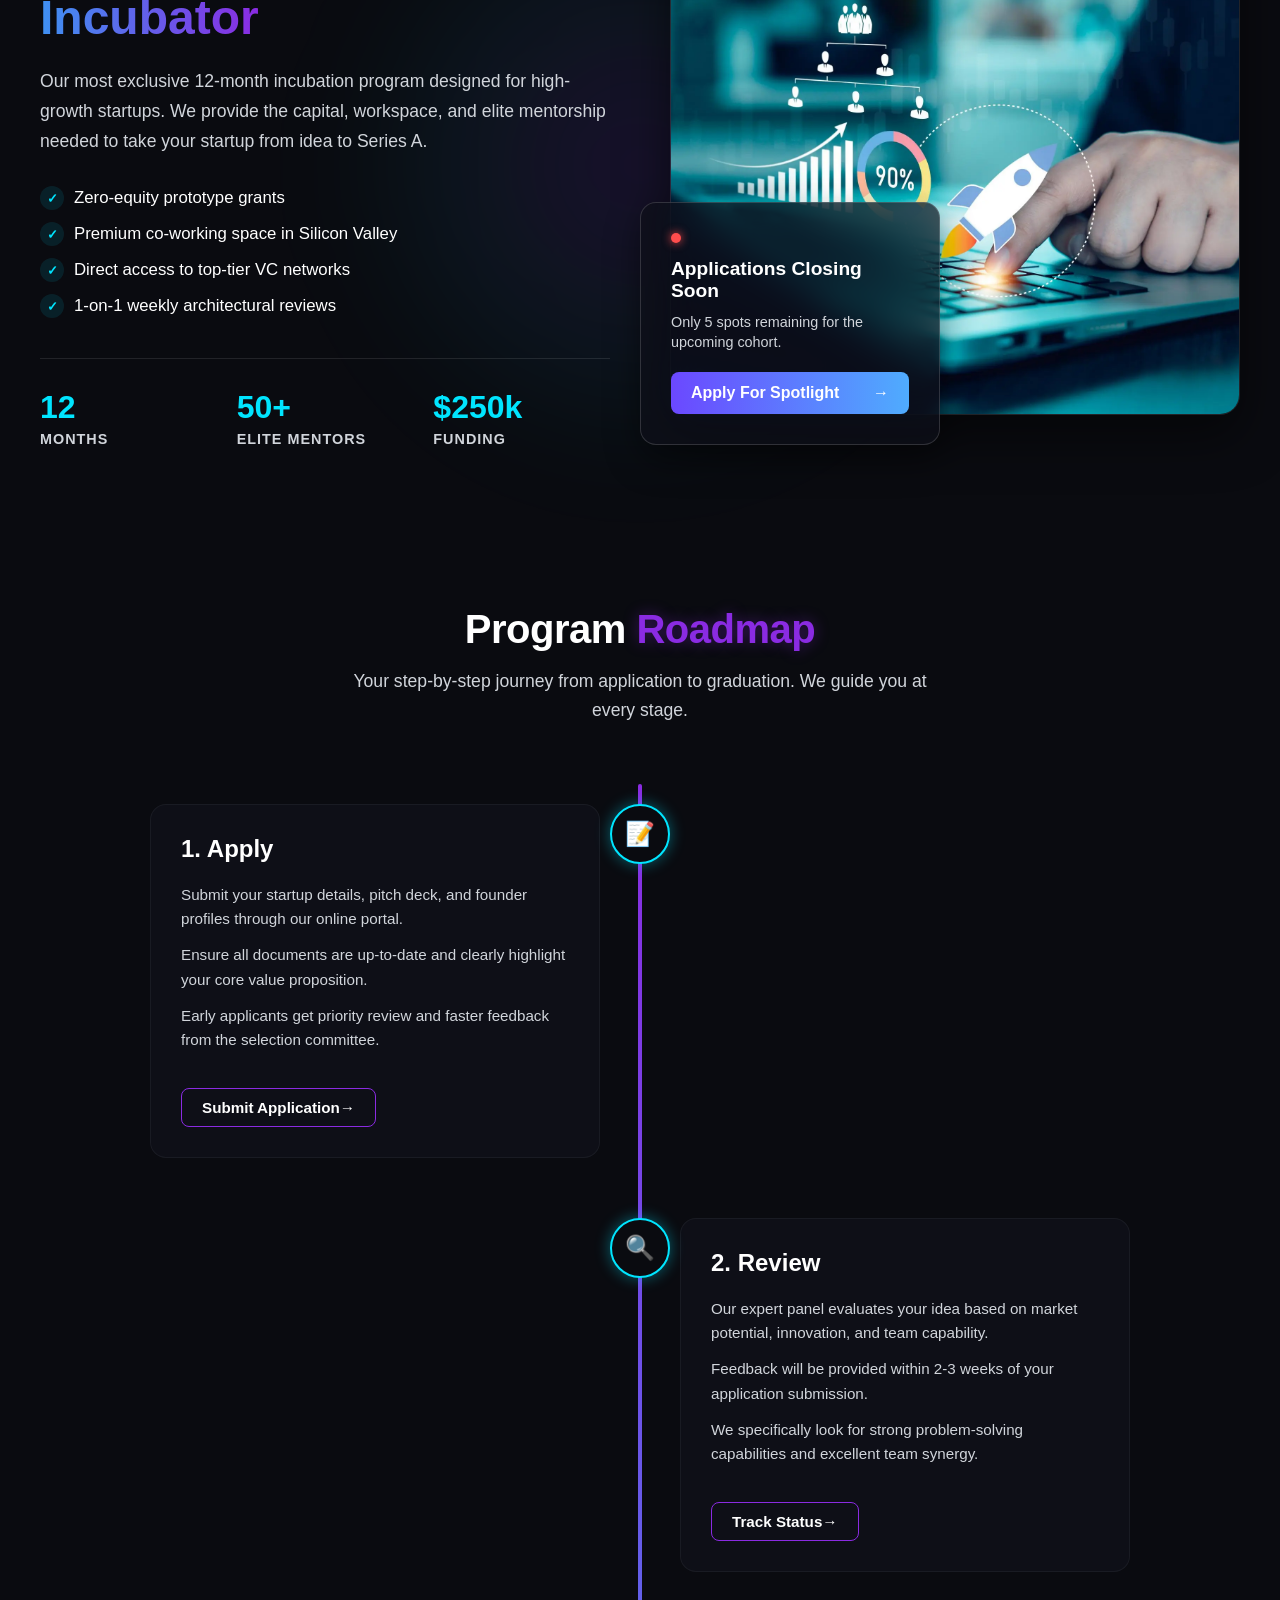
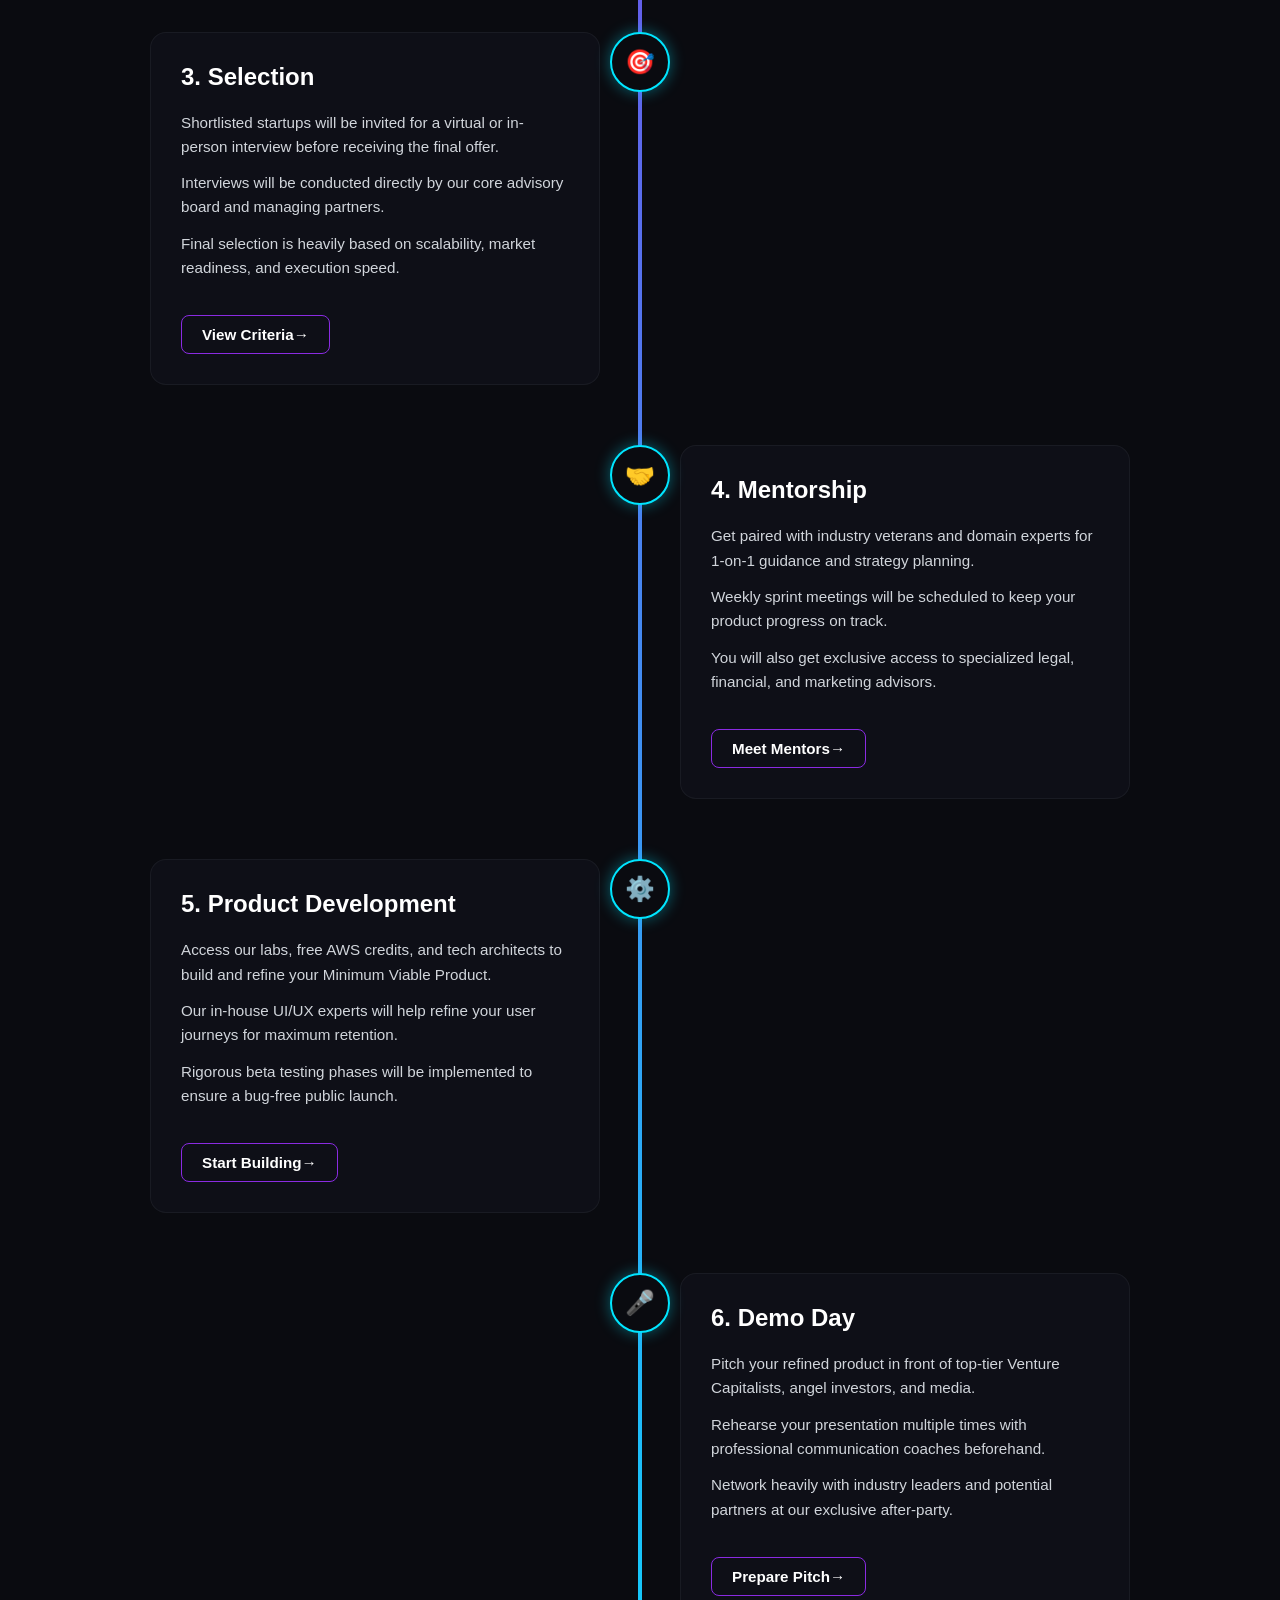
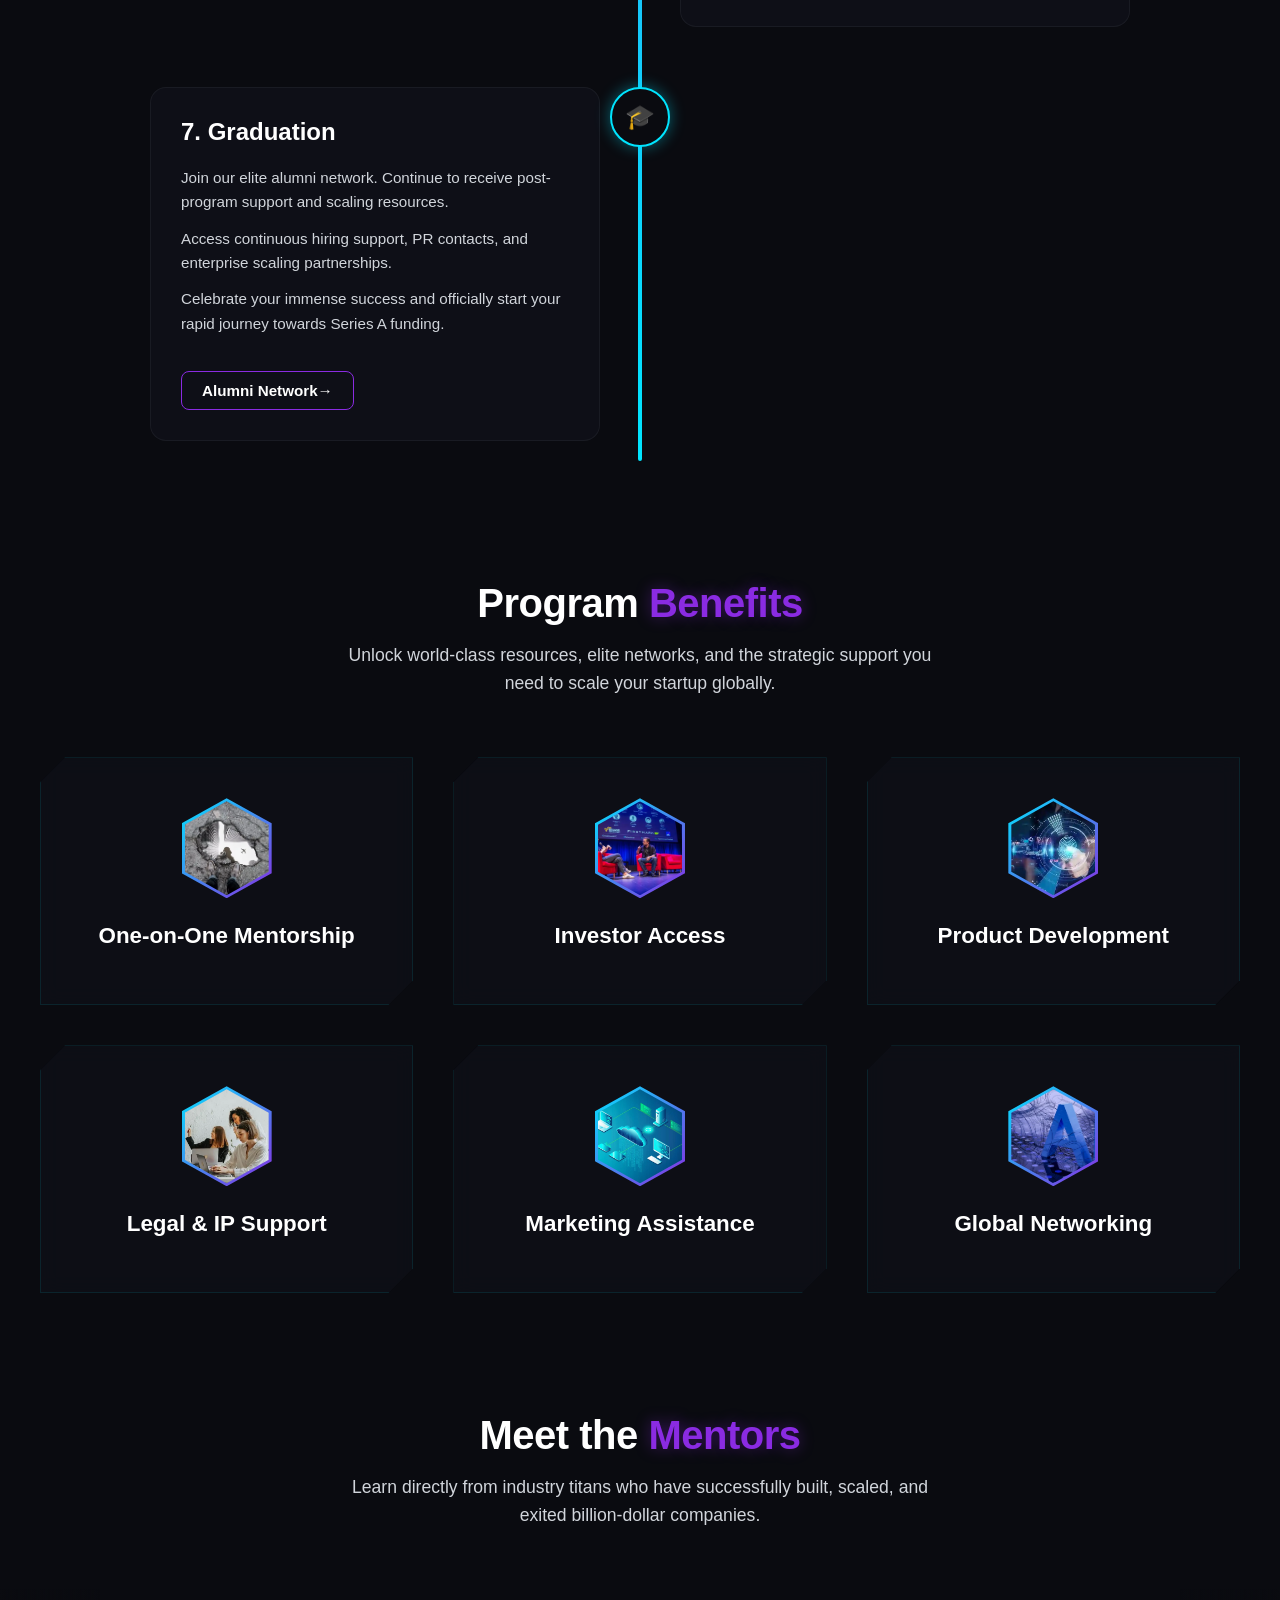
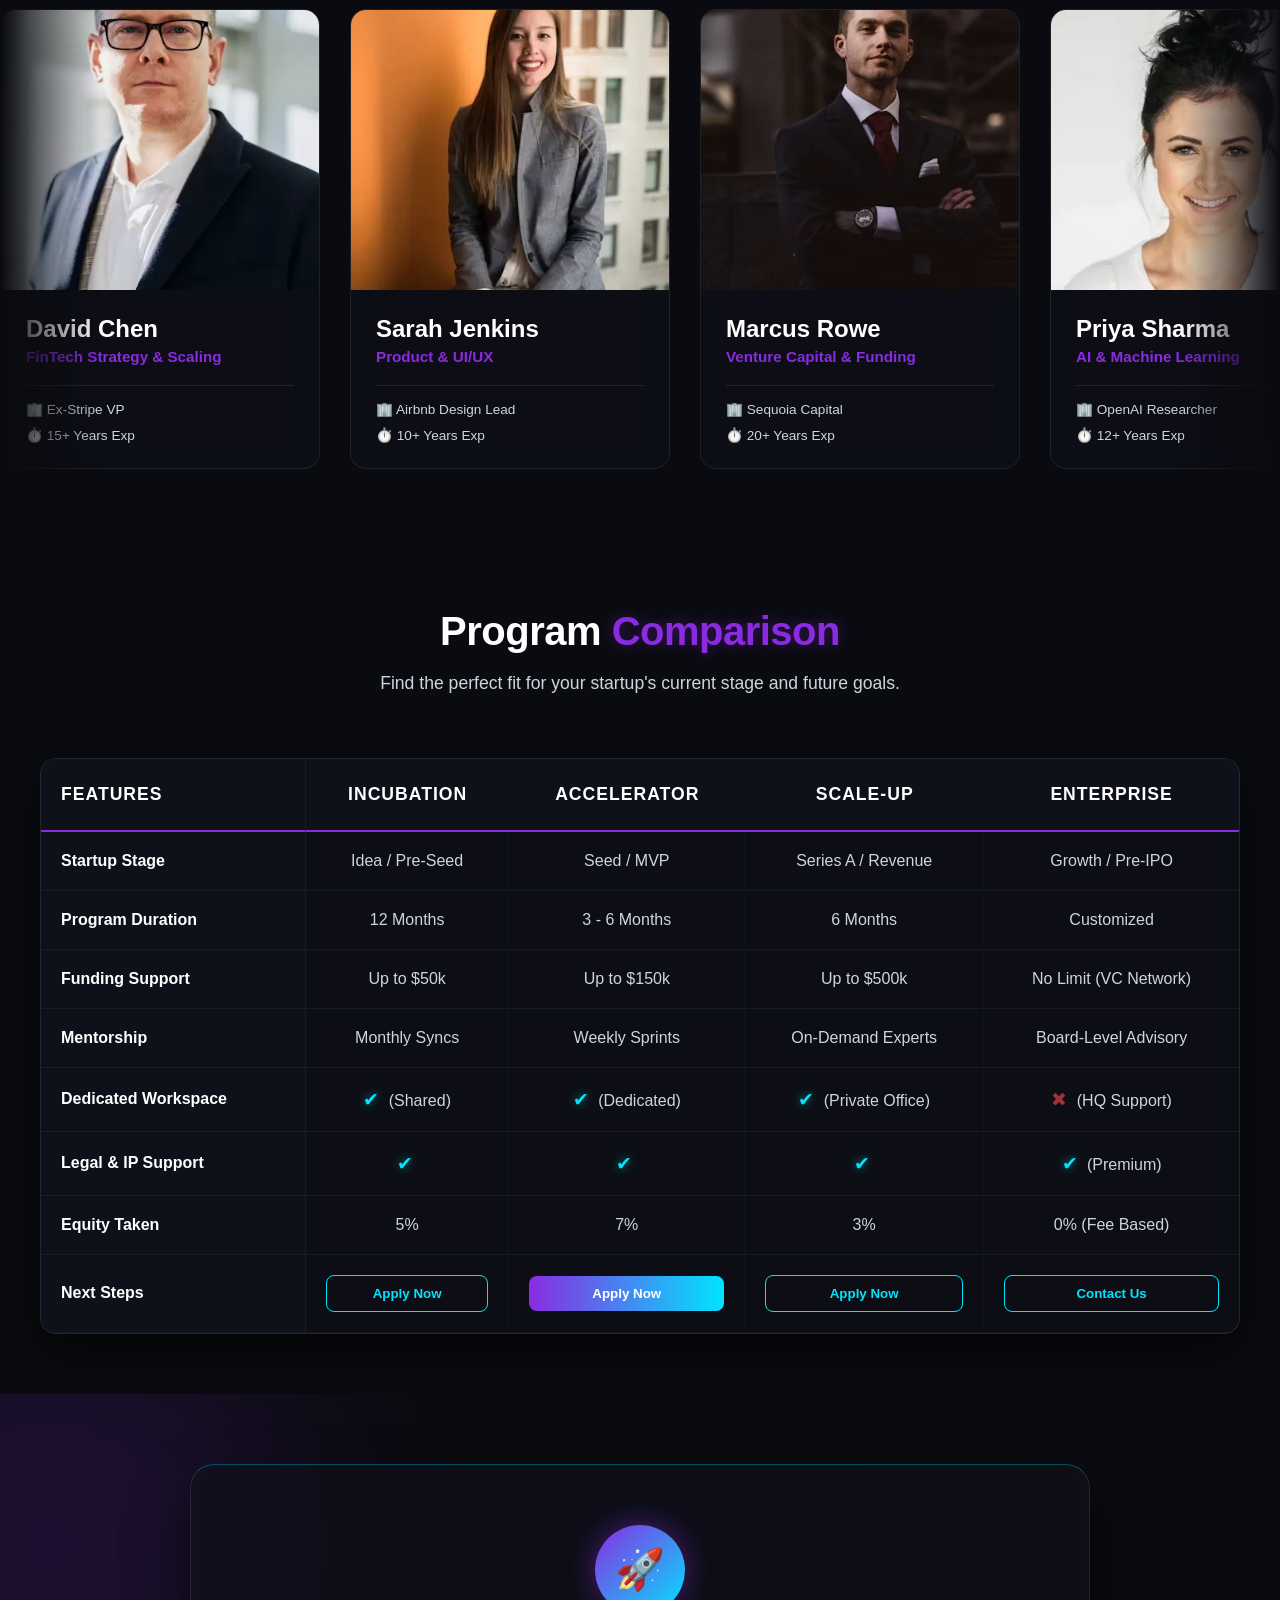
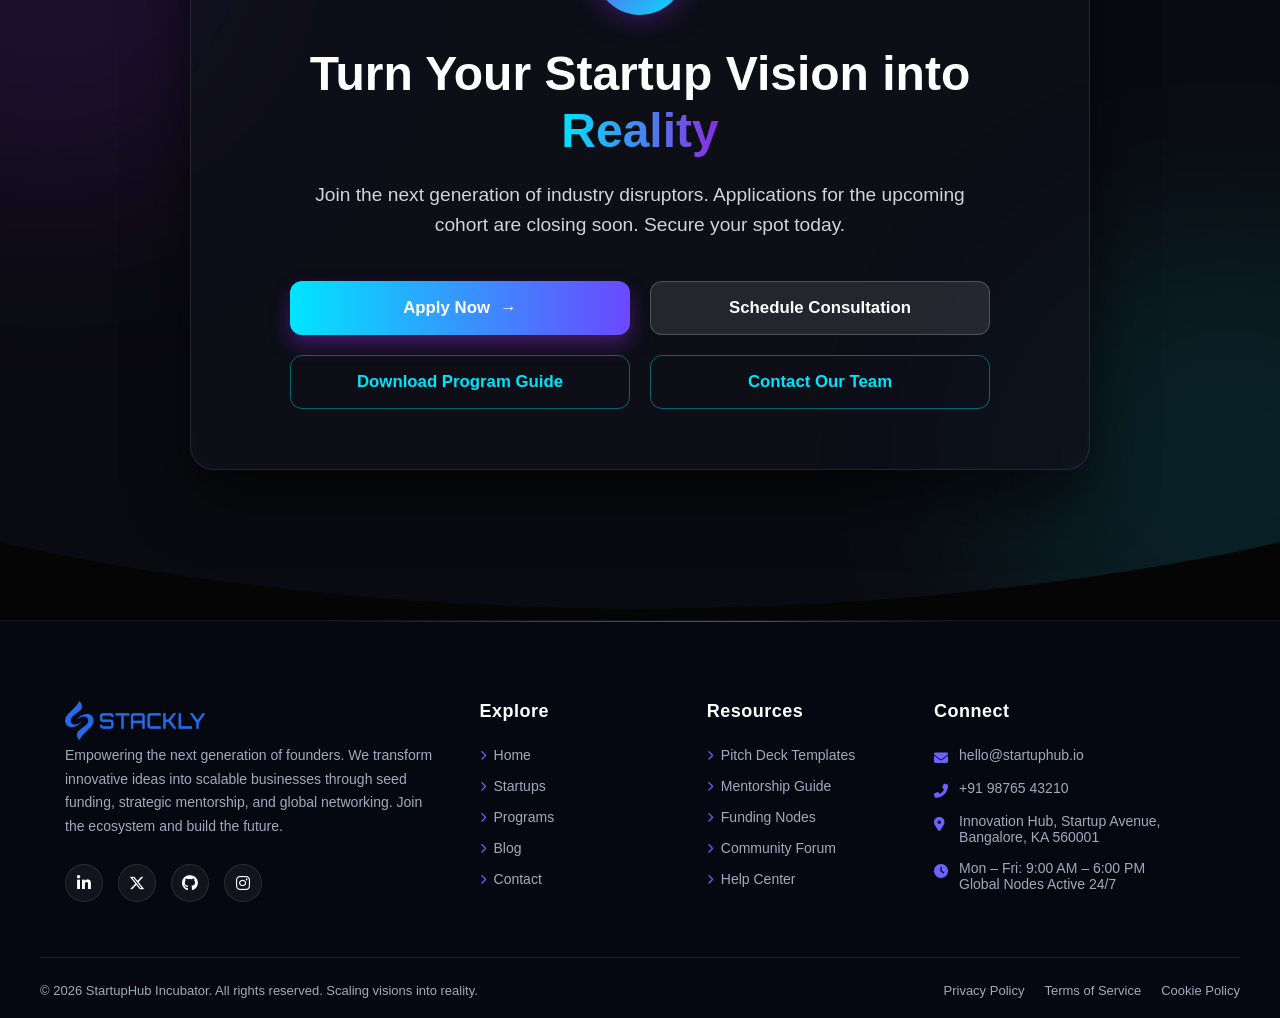
<file: program.html>
<!DOCTYPE html>
<html lang="en">

<head>
  <meta charset="UTF-8">
  <meta name="viewport" content="width=device-width, initial-scale=1.0">
  <meta property="og:title" content="Your Website Title Here">
  <meta property="og:description" content="Join our premium online learning platform and upgrade your skills today.">
  <meta property="og:image" content="https://yourwebsite.com/asset/preview-image.jpg">
  <meta property="og:url" content="https://yourwebsite.com">
  <meta property="og:type" content="website">
  <meta name="description"
    content="Join our premium online learning platform. Access interactive courses, live community zones, and expert tutors to upgrade your skills today.">
  <link rel="icon" type="image/png" href="./asset/logo_Favicon.webp">
  <title>StartupHub Incubator</title>
  <link rel="stylesheet" href="program.css">
  <link rel="stylesheet" href="common.css">
  <link rel="stylesheet" href="https://cdnjs.cloudflare.com/ajax/libs/font-awesome/6.4.2/css/all.min.css">
</head>

<body>


  <header id="navbar">
    <div class="nav-container">


      <a href="index.html" class="logo"><img src="./asset/Logo blue.webp" loading="lazy" alt="logo"></a>


      <div class="nav-wrapper" id="nav-wrapper">
        <nav class="nav-links">
          <a href="index.html">
            <i class="fa-solid fa-house"></i> Home
          </a>
          <a href="startup.html">
            <i class="fa-solid fa-lightbulb"></i> Startups
          </a>
          <a href="program.html" class="active">
            <i class="fa-solid fa-cubes"></i> Programs
          </a>
          <a href="blog.html">
            <i class="fa-solid fa-newspaper"></i> Blog
          </a>
          <a href="contact.html">
            <i class="fa-solid fa-paper-plane"></i> Contact
          </a>
        </nav>

        <div class="auth-buttons">
          <a href="login.html" class="btn-login">Login</a>
          <a href="signup.html" class="btn-signup">Sign Up <span class="arrow">→</span></a>
        </div>
      </div>


      <button class="hamburger" id="hamburger">
        <span></span><span></span><span></span>
      </button>

    </div>
  </header>


  <section class="program-hero" id="hero">
    <div class="hero-bg-image"></div>
    <div class="aurora-overlay"></div>

    <div class="container relative-z">

      <div class="breadcrumb reveal">
        <a href="index.html" class="home-link">
          <svg width="16" height="16" fill="none" stroke="currentColor" stroke-width="2" viewBox="0 0 24 24">
            <path stroke-linecap="round" stroke-linejoin="round" d="M3 9l9-7 9 7v11a2 2 0 01-2 2H5a2 2 0 01-2-2V9z">
            </path>
            <path stroke-linecap="round" stroke-linejoin="round" d="M9 22V12h6v10"></path>
          </svg>
          Home
        </a>
        <span class="separator">>></span>
        <span class="current-page">Programs</span>
      </div>

      <div class="hero-content-wrapper">

        <div class="hero-text-content reveal">
          <h1 class="main-heading">Accelerate Your Vision into a <span class="gradient-text">Global Unicorn</span></h1>

          <p class="hero-description">
            Transform your early-stage startup into a market leader. Get exclusive access to elite mentorship, seed
            funding, and a global network of investors to scale rapidly.
          </p>

          <div class="hero-buttons">
            <a href="404page.html" class="pill-action-btn primary-pill">
              Apply Now
              <div class="pill-plus-circle">
                <svg width="18" height="18" fill="none" stroke="currentColor" stroke-width="3" viewBox="0 0 24 24">
                  <path stroke-linecap="round" stroke-linejoin="round" d="M12 5v14m-7-7h14"></path>
                </svg>
              </div>
            </a>
            <a href="404page.html" class="pill-action-btn secondary-pill">
              Download Brochure
              <div class="pill-plus-circle">
                <svg width="16" height="16" fill="none" stroke="currentColor" stroke-width="2" viewBox="0 0 24 24">
                  <path stroke-linecap="round" stroke-linejoin="round"
                    d="M4 16v1a3 3 0 003 3h10a3 3 0 003-3v-1m-4-4l-4 4m0 0l-4-4m4 4V4"></path>
                </svg>
              </div>
            </a>
          </div>

          <div class="stats-container">
            <div class="stat-box">
              <h3>25<span class="plus">+</span></h3>
              <p>Programs</p>
            </div>
            <div class="stat-box">
              <h3>500<span class="plus">+</span></h3>
              <p>Startups</p>
            </div>
            <div class="stat-box">
              <h3>150<span class="plus">+</span></h3>
              <p>Mentors</p>
            </div>
            <div class="stat-box">
              <h3>95<span class="plus">%</span></h3>
              <p>Success Rate</p>
            </div>
          </div>
        </div>

        <div class="hero-visuals reveal">
          <div class="main-image-container">
            <img src="./asset/t15.webp" loading="lazy" alt="Startup Collaboration" class="hero-main-img">
          </div>

          <div class="floating-icon icon-1">
            <img src="./asset/o1.webp" loading="lazy" alt="Rocket">
          </div>
          <div class="floating-icon icon-2">
            <img src="./asset/o2.webp" loading="lazy" alt="Target">
          </div>
        </div>

      </div>
    </div>
  </section>


  <section class="programs-section" id="programs">
    <div class="container">
      <div class="section-header reveal">
        <h2>Explore Our <span class="gradient-text">Programs</span></h2>
        <p>From idea to IPO, we have a customized track for every stage of your startup journey.</p>
      </div>
    </div>

    <div class="marquee-container reveal">
      <div class="marquee-track">

        <div class="program-card">
          <div class="animated-border"></div>
          <div class="card-inner">
            <div class="icon-wrapper">
              <svg width="28" height="28" fill="none" stroke="currentColor" stroke-width="2" viewBox="0 0 24 24">
                <path stroke-linecap="round" stroke-linejoin="round"
                  d="M9.663 17h4.673M12 3v1m6.364 1.636l-.707.707M21 12h-1M4 12H3m3.343-5.657l-.707-.707m2.828 9.9a5 5 0 117.072 0l-.548.547A3.374 3.374 0 0014 18.469V19a2 2 0 11-4 0v-.531c0-.895-.356-1.754-.988-2.386l-.548-.547z">
                </path>
              </svg>
            </div>
            <h3>Idea Validation</h3>
            <p>Test your assumptions, conduct market research, and build your first MVP to ensure product-market fit. We
              provide expert guidance on customer discovery and initial prototyping to validate your business model
              before you invest heavily.</p>
            <a href="404page.html" class="card-action-btn">Learn More <span class="btn-plus">+</span></a>
          </div>
        </div>

        <div class="program-card">
          <div class="animated-border"></div>
          <div class="card-inner">
            <div class="icon-wrapper">
              <svg width="28" height="28" fill="none" stroke="currentColor" stroke-width="2" viewBox="0 0 24 24">
                <path stroke-linecap="round" stroke-linejoin="round"
                  d="M12 6.253v13m0-13C10.832 5.477 9.246 5 7.5 5S4.168 5.477 3 6.253v13C4.168 18.477 5.754 18 7.5 18s3.332.477 4.5 1.253m0-13C13.168 5.477 14.754 5 16.5 5c1.747 0 3.332.477 4.5 1.253v13C19.832 18.477 18.247 18 16.5 18c-1.746 0-3.332.477-4.5 1.253">
                </path>
              </svg>
            </div>
            <h3>Pre-Incubation</h3>
            <p>Structure your team, formalize your business model, and prepare your startup for its initial seed
              funding. Access early-stage mentorship, legal frameworks, and essential networking to transform your raw
              concept into a viable entity.</p>
            <a href="404page.html" class="card-action-btn">Learn More <span class="btn-plus">+</span></a>
          </div>
        </div>

        <div class="program-card">
          <div class="animated-border"></div>
          <div class="card-inner">
            <div class="icon-wrapper">
              <svg width="28" height="28" fill="none" stroke="currentColor" stroke-width="2" viewBox="0 0 24 24">
                <path stroke-linecap="round" stroke-linejoin="round"
                  d="M19 21V5a2 2 0 00-2-2H7a2 2 0 00-2 2v16m14 0h2m-2 0h-5m-9 0H3m2 0h5M9 7h1m-1 4h1m4-4h1m-1 4h1m-5 10v-5a1 1 0 011-1h2a1 1 0 011 1v5m-4 0h4">
                </path>
              </svg>
            </div>
            <h3>Incubation</h3>
            <p>Get dedicated workspace, intensive mentorship, and access to industry experts to build your core product.
              We focus heavily on product development, early user acquisition, and refining your technology stack for
              future scalability.</p>
            <a href="404page.html" class="card-action-btn">Learn More <span class="btn-plus">+</span></a>
          </div>
        </div>

        <div class="program-card">
          <div class="animated-border"></div>
          <div class="card-inner">
            <div class="icon-wrapper">
              <svg width="28" height="28" fill="none" stroke="currentColor" stroke-width="2" viewBox="0 0 24 24">
                <path stroke-linecap="round" stroke-linejoin="round" d="M13 10V3L4 14h7v7l9-11h-7z"></path>
              </svg>
            </div>
            <h3>Accelerator</h3>
            <p>Fast-track your growth with aggressive customer acquisition strategies and connections to top-tier VCs.
              Our intensive 12-week program pushes your startup to achieve key milestones and close your Series A
              funding round.</p>
            <a href="404page.html" class="card-action-btn">Learn More <span class="btn-plus">+</span></a>
          </div>
        </div>

        <div class="program-card">
          <div class="animated-border"></div>
          <div class="card-inner">
            <div class="icon-wrapper">
              <svg width="28" height="28" fill="none" stroke="currentColor" stroke-width="2" viewBox="0 0 24 24">
                <path stroke-linecap="round" stroke-linejoin="round" d="M13 7h8m0 0v8m0-8l-8 8-4-4-6 6"></path>
              </svg>
            </div>
            <h3>Scale-Up</h3>
            <p>Expand globally. We help established startups enter new markets, optimize operations, and prepare for
              Series A/B. Leverage our international partner network to set up remote teams and localize your product
              effectively.</p>
            <a href="404page.html" class="card-action-btn">Learn More <span class="btn-plus">+</span></a>
          </div>
        </div>

        <div class="program-card" aria-hidden="true">
          <div class="animated-border"></div>
          <div class="card-inner">
            <div class="icon-wrapper"><svg width="28" height="28" fill="none" stroke="currentColor" stroke-width="2"
                viewBox="0 0 24 24">
                <path stroke-linecap="round" stroke-linejoin="round"
                  d="M9.663 17h4.673M12 3v1m6.364 1.636l-.707.707M21 12h-1M4 12H3m3.343-5.657l-.707-.707m2.828 9.9a5 5 0 117.072 0l-.548.547A3.374 3.374 0 0014 18.469V19a2 2 0 11-4 0v-.531c0-.895-.356-1.754-.988-2.386l-.548-.547z">
                </path>
              </svg></div>
            <h3>Idea Validation</h3>
            <p>Test your assumptions, conduct market research, and build your first MVP to ensure product-market fit. We
              provide expert guidance on customer discovery and initial prototyping to validate your business model
              before you invest heavily.</p>
            <a href="404page.html" class="card-action-btn">Learn More <span class="btn-plus">+</span></a>
          </div>
        </div>

        <div class="program-card" aria-hidden="true">
          <div class="animated-border"></div>
          <div class="card-inner">
            <div class="icon-wrapper"><svg width="28" height="28" fill="none" stroke="currentColor" stroke-width="2"
                viewBox="0 0 24 24">
                <path stroke-linecap="round" stroke-linejoin="round"
                  d="M12 6.253v13m0-13C10.832 5.477 9.246 5 7.5 5S4.168 5.477 3 6.253v13C4.168 18.477 5.754 18 7.5 18s3.332.477 4.5 1.253m0-13C13.168 5.477 14.754 5 16.5 5c1.747 0 3.332.477 4.5 1.253v13C19.832 18.477 18.247 18 16.5 18c-1.746 0-3.332.477-4.5 1.253">
                </path>
              </svg></div>
            <h3>Pre-Incubation</h3>
            <p>Structure your team, formalize your business model, and prepare your startup for its initial seed
              funding. Access early-stage mentorship, legal frameworks, and essential networking to transform your raw
              concept into a viable entity.</p>
            <a href="404page.html" class="card-action-btn">Learn More <span class="btn-plus">+</span></a>
          </div>
        </div>

        <div class="program-card" aria-hidden="true">
          <div class="animated-border"></div>
          <div class="card-inner">
            <div class="icon-wrapper"><svg width="28" height="28" fill="none" stroke="currentColor" stroke-width="2"
                viewBox="0 0 24 24">
                <path stroke-linecap="round" stroke-linejoin="round"
                  d="M19 21V5a2 2 0 00-2-2H7a2 2 0 00-2 2v16m14 0h2m-2 0h-5m-9 0H3m2 0h5M9 7h1m-1 4h1m4-4h1m-1 4h1m-5 10v-5a1 1 0 011-1h2a1 1 0 011 1v5m-4 0h4">
                </path>
              </svg></div>
            <h3>Incubation</h3>
            <p>Get dedicated workspace, intensive mentorship, and access to industry experts to build your core product.
              We focus heavily on product development, early user acquisition, and refining your technology stack for
              future scalability.</p>
            <a href="404page.html" class="card-action-btn">Learn More <span class="btn-plus">+</span></a>
          </div>
        </div>

        <div class="program-card" aria-hidden="true">
          <div class="animated-border"></div>
          <div class="card-inner">
            <div class="icon-wrapper"><svg width="28" height="28" fill="none" stroke="currentColor" stroke-width="2"
                viewBox="0 0 24 24">
                <path stroke-linecap="round" stroke-linejoin="round" d="M13 10V3L4 14h7v7l9-11h-7z"></path>
              </svg></div>
            <h3>Accelerator</h3>
            <p>Fast-track your growth with aggressive customer acquisition strategies and connections to top-tier VCs.
              Our intensive 12-week program pushes your startup to achieve key milestones and close your Series A
              funding round.</p>
            <a href="404page.html" class="card-action-btn">Learn More <span class="btn-plus">+</span></a>
          </div>
        </div>

        <div class="program-card" aria-hidden="true">
          <div class="animated-border"></div>
          <div class="card-inner">
            <div class="icon-wrapper"><svg width="28" height="28" fill="none" stroke="currentColor" stroke-width="2"
                viewBox="0 0 24 24">
                <path stroke-linecap="round" stroke-linejoin="round" d="M13 7h8m0 0v8m0-8l-8 8-4-4-6 6"></path>
              </svg></div>
            <h3>Scale-Up</h3>
            <p>Expand globally. We help established startups enter new markets, optimize operations, and prepare for
              Series A/B. Leverage our international partner network to set up remote teams and localize your product
              effectively.</p>
            <a href="404page.html" class="card-action-btn">Learn More <span class="btn-plus">+</span></a>
          </div>
        </div>

      </div>
    </div>
  </section>


  <section id="find-program" class="program-section">

    <div class="section-header">
      <h2>Find the Right <span>Program</span></h2>
      <p>Explore our curated startup programs designed to accelerate your growth from idea to IPO.</p>
    </div>

    <div class="program-grid">

      <div class="program-card fade-up">
        <div class="card-image-wrapper">
          <img src="./asset/d1.webp" loading="lazy" alt="FinTech Accelerator">
        </div>
        <div class="card-content">
          <div class="card-tags">
            <span class="tag">FinTech</span>
            <span class="tag">6 Months</span>
          </div>
          <h3>FinTech Nexus Accelerator</h3>
          <p>A rigorous 6-month accelerator program focused on building robust financial models, regulatory compliance,
            and rapid user acquisition. Secure up to $100K in pre-seed funding.</p>
          <button class="apply-btn" onclick="window.location.href='404page.html'">Apply Now
            <span>&#8594;</span></button>
        </div>
      </div>

      <div class="program-card fade-up" style="animation-delay: 0.2s;">
        <div class="card-image-wrapper">
          <img src="./asset/d2.webp" loading="lazy" alt="AI SaaS Program">
        </div>
        <div class="card-content">
          <div class="card-tags">
            <span class="tag">AI & SaaS</span>
            <span class="tag">3 Months</span>
          </div>
          <h3>AI Innovators Bootcamp</h3>
          <p>Turn your artificial intelligence concepts into working prototypes. This intensive bootcamp provides free
            AWS credits, AI datasets, and sessions with tech architects to build your MVP.</p>
          <button class="apply-btn" onclick="window.location.href='404page.html'">Apply Now
            <span>&#8594;</span></button>
        </div>
      </div>

      <div class="program-card fade-up" style="animation-delay: 0.4s;">
        <div class="card-image-wrapper">
          <img src="./asset/d3.webp" loading="lazy" alt="HealthTech Incubation">
        </div>
        <div class="card-content">
          <div class="card-tags">
            <span class="tag">HealthTech</span>
            <span class="tag">12 Months</span>
          </div>
          <h3>MedTech Scaling Incubator</h3>
          <p>Designed for seed-stage healthcare startups ready to scale. Get 12 months of dedicated lab space, clinical
            trial networking, FDA approval guidance, and strategic hospital partnerships.</p>
          <button class="apply-btn" onclick="window.location.href='404page.html'">Apply Now
            <span>&#8594;</span></button>
        </div>
      </div>

      <div class="program-card fade-up">
        <div class="card-image-wrapper">
          <img src="./asset/d4.webp" loading="lazy" alt="Web3 Launchpad">
        </div>
        <div class="card-content">
          <div class="card-tags">
            <span class="tag">Web3 & Crypto</span>
            <span class="tag">3 Months</span>
          </div>
          <h3>Web3 Founders Launchpad</h3>
          <p>Build the decentralized future. Get hands-on support with smart contract audits, tokenomics design, and
            connect with top-tier crypto VCs to launch your dApp successfully.</p>
          <button class="apply-btn" onclick="window.location.href='404page.html'">Apply Now
            <span>&#8594;</span></button>
        </div>
      </div>

      <div class="program-card fade-up" style="animation-delay: 0.2s;">
        <div class="card-image-wrapper">
          <img src="./asset/d5.webp" loading="lazy" alt="CleanTech Sustainability">
        </div>
        <div class="card-content">
          <div class="card-tags">
            <span class="tag">CleanTech</span>
            <span class="tag">6 Months</span>
          </div>
          <h3>Eco-Innovators Hub</h3>
          <p>For startups tackling climate change and sustainability. Access manufacturing grants, hardware prototyping
            labs, and mentorship from industry leaders in renewable energy.</p>
          <button class="apply-btn" onclick="window.location.href='404page.html'">Apply Now
            <span>&#8594;</span></button>
        </div>
      </div>

      <div class="program-card fade-up" style="animation-delay: 0.4s;">
        <div class="card-image-wrapper">
          <img src="./asset/d6.webp" loading="lazy" alt="D2C Brand Builder">
        </div>
        <div class="card-content">
          <div class="card-tags">
            <span class="tag">E-Commerce</span>
            <span class="tag">3 Months</span>
          </div>
          <h3>D2C Brand Accelerator</h3>
          <p>Master supply chain logistics, digital performance marketing, and brand positioning. Learn how to scale
            your Direct-to-Consumer brand from first sale to global shipping.</p>
          <button class="apply-btn" onclick="window.location.href='404page.html'">Apply Now
            <span>&#8594;</span></button>
        </div>
      </div>

    </div>
  </section>

  <section id="spotlight" class="spotlight-section">

    <div class="glow-bg"></div>

    <div class="spotlight-container">


      <div class="spotlight-content fade-in-left">
        <div class="section-tag">Premium Program</div>
        <h2>Flagship <span>Unicorn Incubator</span></h2>
        <p class="spotlight-desc">
          Our most exclusive 12-month incubation program designed for high-growth startups. We provide the capital,
          workspace, and elite mentorship needed to take your startup from idea to Series A.
        </p>


        <ul class="benefits-list">
          <li><span>✓</span> Zero-equity prototype grants</li>
          <li><span>✓</span> Premium co-working space in Silicon Valley</li>
          <li><span>✓</span> Direct access to top-tier VC networks</li>
          <li><span>✓</span> 1-on-1 weekly architectural reviews</li>
        </ul>


        <div class="stats-grid">
          <div class="stat-box">
            <h4>12</h4>
            <p>Months</p>
          </div>
          <div class="stat-box">
            <h4>50+</h4>
            <p>Elite Mentors</p>
          </div>
          <div class="stat-box">
            <h4>$250k</h4>
            <p>Funding</p>
          </div>
        </div>
      </div>


      <div class="spotlight-visual fade-in-right">


        <div class="parallax-wrapper">
          <img src="./asset/a3.webp" loading="lazy" alt="Startup Team Collaboration">
        </div>


        <div class="floating-cta-card">
          <div class="pulse-dot"></div>
          <h4>Applications Closing Soon</h4>
          <p>Only 5 spots remaining for the upcoming cohort.</p>
          <button class="glow-btn" onclick="window.location.href='404page.html'">Apply For Spotlight
            <span>&#8594;</span></button>
        </div>

      </div>

    </div>
  </section>


  <section id="roadmap" class="roadmap-section">
    <div class="section-header">
      <h2>Program <span>Roadmap</span></h2>
      <p>Your step-by-step journey from application to graduation. We guide you at every stage.</p>
    </div>

    <div class="timeline-container">
      <div class="timeline-line"></div>

      <div class="timeline-item left fade-up">
        <div class="timeline-icon">📝</div>
        <div class="timeline-content">
          <h3>1. Apply</h3>
          <p>Submit your startup details, pitch deck, and founder profiles through our online portal.</p>
          <p>Ensure all documents are up-to-date and clearly highlight your core value proposition.</p>
          <p>Early applicants get priority review and faster feedback from the selection committee.</p>
          <button class="step-btn" onclick="window.location.href='404page.html'">Submit Application
            <span>&#8594;</span></button>
        </div>
      </div>

      <div class="timeline-item right fade-up">
        <div class="timeline-icon">🔍</div>
        <div class="timeline-content">
          <h3>2. Review</h3>
          <p>Our expert panel evaluates your idea based on market potential, innovation, and team capability.</p>
          <p>Feedback will be provided within 2-3 weeks of your application submission.</p>
          <p>We specifically look for strong problem-solving capabilities and excellent team synergy.</p>
          <button class="step-btn" onclick="window.location.href='404page.html'">Track Status
            <span>&#8594;</span></button>
        </div>
      </div>

      <div class="timeline-item left fade-up">
        <div class="timeline-icon">🎯</div>
        <div class="timeline-content">
          <h3>3. Selection</h3>
          <p>Shortlisted startups will be invited for a virtual or in-person interview before receiving the final offer.
          </p>
          <p>Interviews will be conducted directly by our core advisory board and managing partners.</p>
          <p>Final selection is heavily based on scalability, market readiness, and execution speed.</p>
          <button class="step-btn" onclick="window.location.href='404page.html'">View Criteria
            <span>&#8594;</span></button>
        </div>
      </div>

      <div class="timeline-item right fade-up">
        <div class="timeline-icon">🤝</div>
        <div class="timeline-content">
          <h3>4. Mentorship</h3>
          <p>Get paired with industry veterans and domain experts for 1-on-1 guidance and strategy planning.</p>
          <p>Weekly sprint meetings will be scheduled to keep your product progress on track.</p>
          <p>You will also get exclusive access to specialized legal, financial, and marketing advisors.</p>
          <button class="step-btn" onclick="window.location.href='404page.html'">Meet Mentors
            <span>&#8594;</span></button>
        </div>
      </div>

      <div class="timeline-item left fade-up">
        <div class="timeline-icon">⚙️</div>
        <div class="timeline-content">
          <h3>5. Product Development</h3>
          <p>Access our labs, free AWS credits, and tech architects to build and refine your Minimum Viable Product.</p>
          <p>Our in-house UI/UX experts will help refine your user journeys for maximum retention.</p>
          <p>Rigorous beta testing phases will be implemented to ensure a bug-free public launch.</p>
          <button class="step-btn" onclick="window.location.href='404page.html'">Start Building
            <span>&#8594;</span></button>
        </div>
      </div>

      <div class="timeline-item right fade-up">
        <div class="timeline-icon">🎤</div>
        <div class="timeline-content">
          <h3>6. Demo Day</h3>
          <p>Pitch your refined product in front of top-tier Venture Capitalists, angel investors, and media.</p>
          <p>Rehearse your presentation multiple times with professional communication coaches beforehand.</p>
          <p>Network heavily with industry leaders and potential partners at our exclusive after-party.</p>
          <button class="step-btn" onclick="window.location.href='404page.html'">Prepare Pitch
            <span>&#8594;</span></button>
        </div>
      </div>

      <div class="timeline-item left fade-up">
        <div class="timeline-icon">🎓</div>
        <div class="timeline-content">
          <h3>7. Graduation</h3>
          <p>Join our elite alumni network. Continue to receive post-program support and scaling resources.</p>
          <p>Access continuous hiring support, PR contacts, and enterprise scaling partnerships.</p>
          <p>Celebrate your immense success and officially start your rapid journey towards Series A funding.</p>
          <button class="step-btn" onclick="window.location.href='404page.html'">Alumni Network
            <span>&#8594;</span></button>
        </div>
      </div>

    </div>
  </section>


  <section id="benefits" class="benefits-section">
    <div class="section-header">
      <h2>Program <span>Benefits</span></h2>
      <p>Unlock world-class resources, elite networks, and the strategic support you need to scale your startup
        globally.</p>
    </div>

    <div class="benefits-grid">

      <div class="benefit-card float-anim fade-up">
        <div class="hex-icon-wrapper">
          <img src="./asset/i9.webp" loading="lazy" alt="Mentorship" class="hex-img">
        </div>
        <div class="benefit-content">
          <h3>One-on-One Mentorship</h3>
          <div class="reveal-wrapper">
            <div class="reveal-content">
              <p>Get paired with seasoned industry veterans who have successfully built and exited multi-million dollar
                companies.</p>
              <p>Engage in weekly sprint meetings to review your product roadmap and fine-tune your execution strategy.
              </p>
              <p>Our mentors act as your extended co-founders, offering personalized guidance tailored to your specific
                challenges.</p>
              <button class="benefit-btn" onclick="window.location.href='404page.html'">Meet Mentors
                <span>&#8594;</span></button>
            </div>
          </div>
        </div>
      </div>

      <div class="benefit-card float-anim fade-up" style="animation-delay: 0.2s;">
        <div class="hex-icon-wrapper">
          <img src="./asset/t2.webp" loading="lazy" alt="Investor Access" class="hex-img">
        </div>
        <div class="benefit-content">
          <h3>Investor Access</h3>
          <div class="reveal-wrapper">
            <div class="reveal-content">
              <p>Gain exclusive entry to our closed-door network of top-tier Venture Capitalists, Angel Investors, and
                Family Offices.</p>
              <p>We help you craft the perfect pitch deck and structure your early fundraising rounds.</p>
              <p>Many of our alumni secure their seed funding even before graduation through our guaranteed warm
                introductions.</p>
              <button class="benefit-btn" onclick="window.location.href='404page.html'">View Investors
                <span>&#8594;</span></button>
            </div>
          </div>
        </div>
      </div>

      <div class="benefit-card float-anim fade-up" style="animation-delay: 0.4s;">
        <div class="hex-icon-wrapper">
          <img src="./asset/t6.webp" loading="lazy" alt="Product Development" class="hex-img">
        </div>
        <div class="benefit-content">
          <h3>Product Development</h3>
          <div class="reveal-wrapper">
            <div class="reveal-content">
              <p>Utilize our state-of-the-art tech labs and receive up to $100,000 in cloud credits for AWS and Azure.
              </p>
              <p>Collaborate directly with our in-house UI/UX designers and architects to ensure your product is
                scalable.</p>
              <p>We enforce rigorous QA testing methodologies and beta-launch strategies to guarantee a flawless
                release.</p>
              <button class="benefit-btn" onclick="window.location.href='404page.html'">Explore Labs
                <span>&#8594;</span></button>
            </div>
          </div>
        </div>
      </div>

      <div class="benefit-card float-anim fade-up">
        <div class="hex-icon-wrapper">
          <img src="./asset/t7.webp" loading="lazy" alt="Legal Support" class="hex-img">
        </div>
        <div class="benefit-content">
          <h3>Legal & IP Support</h3>
          <div class="reveal-wrapper">
            <div class="reveal-content">
              <p>Receive comprehensive legal structuring for your entity, ensuring you are investor-ready from day one.
              </p>
              <p>Our partnered law firms assist with co-founder agreements, ESOP pools, and complex vendor contracts.
              </p>
              <p>Protect your core innovations with subsidized patent filing and intellectual property defense.</p>
              <button class="benefit-btn" onclick="window.location.href='404page.html'">Get Legal Help
                <span>&#8594;</span></button>
            </div>
          </div>
        </div>
      </div>

      <div class="benefit-card float-anim fade-up" style="animation-delay: 0.2s;">
        <div class="hex-icon-wrapper">
          <img src="./asset/a2.webp" loading="lazy" alt="Marketing Assistance" class="hex-img">
        </div>
        <div class="benefit-content">
          <h3>Marketing Assistance</h3>
          <div class="reveal-wrapper">
            <div class="reveal-content">
              <p>Execute data-driven growth hacking strategies designed to acquire your first 10,000 users rapidly.</p>
              <p>Access premium marketing tools for SEO analysis, social media automation, and CRM management.</p>
              <p>Work with top PR agencies to secure feature articles in leading tech publications like TechCrunch.</p>
              <button class="benefit-btn" onclick="window.location.href='404page.html'">Start Growth
                <span>&#8594;</span></button>
            </div>
          </div>
        </div>
      </div>

      <div class="benefit-card float-anim fade-up" style="animation-delay: 0.4s;">
        <div class="hex-icon-wrapper">
          <img src="./asset/m3.webp" loading="lazy" alt="Networking" class="hex-img">
        </div>
        <div class="benefit-content">
          <h3>Global Networking</h3>
          <div class="reveal-wrapper">
            <div class="reveal-content">
              <p>Join a lifelong, vibrant community of ambitious founders, enterprise executives, and corporate
                partners.</p>
              <p>Attend exclusive weekly mixers, international conferences, and private dinners with industry leaders.
              </p>
              <p>Leverage our global alumni directory to form B2B partnerships and expand into new geographies.</p>
              <button class="benefit-btn" onclick="window.location.href='404page.html'">Join Network
                <span>&#8594;</span></button>
            </div>
          </div>
        </div>
      </div>

    </div>
  </section>


  <section id="mentors" class="mentors-section">
    <div class="section-header fade-up">
      <h2>Meet the <span>Mentors</span></h2>
      <p>Learn directly from industry titans who have successfully built, scaled, and exited billion-dollar companies.
      </p>
    </div>


    <div class="slider-wrapper">
      <div class="slider-track">


        <div class="mentor-card">
          <div class="mentor-img-wrapper">
            <img src="./asset/i4.webp" loading="lazy" alt="Mentor 1">

            <div class="social-overlay">
              <a href="404page.html" class="social-icon">in</a>
              <a href="404page.html" class="social-icon">𝕏</a>
            </div>
          </div>
          <div class="mentor-info">
            <h3>David Chen</h3>
            <p class="expertise">FinTech Strategy & Scaling</p>
            <div class="mentor-meta">
              <span class="company">🏢 Ex-Stripe VP</span>
              <span class="experience">⏱️ 15+ Years Exp</span>
            </div>
          </div>
        </div>


        <div class="mentor-card">
          <div class="mentor-img-wrapper">
            <img src="./asset/i5.webp" loading="lazy" alt="Mentor 2">
            <div class="social-overlay">
              <a href="404page.html" class="social-icon">in</a>
              <a href="404page.html" class="social-icon">𝕏</a>
            </div>
          </div>
          <div class="mentor-info">
            <h3>Sarah Jenkins</h3>
            <p class="expertise">Product & UI/UX</p>
            <div class="mentor-meta">
              <span class="company">🏢 Airbnb Design Lead</span>
              <span class="experience">⏱️ 10+ Years Exp</span>
            </div>
          </div>
        </div>


        <div class="mentor-card">
          <div class="mentor-img-wrapper">
            <img src="./asset/i6.webp" loading="lazy" alt="Mentor 3">
            <div class="social-overlay">
              <a href="404page.html" class="social-icon">in</a>
              <a href="404page.html" class="social-icon">𝕏</a>
            </div>
          </div>
          <div class="mentor-info">
            <h3>Marcus Rowe</h3>
            <p class="expertise">Venture Capital & Funding</p>
            <div class="mentor-meta">
              <span class="company">🏢 Sequoia Capital</span>
              <span class="experience">⏱️ 20+ Years Exp</span>
            </div>
          </div>
        </div>


        <div class="mentor-card">
          <div class="mentor-img-wrapper">
            <img src="./asset/i10.webp" loading="lazy" alt="Mentor 4">
            <div class="social-overlay">
              <a href="404page.html" class="social-icon">in</a>
              <a href="404page.html" class="social-icon">𝕏</a>
            </div>
          </div>
          <div class="mentor-info">
            <h3>Priya Sharma</h3>
            <p class="expertise">AI & Machine Learning</p>
            <div class="mentor-meta">
              <span class="company">🏢 OpenAI Researcher</span>
              <span class="experience">⏱️ 12+ Years Exp</span>
            </div>
          </div>
        </div>

        <!-- ==========================================
           DUPLICATE CARDS FOR INFINITE LOOP EFFECT
           ========================================== -->

        <div class="mentor-card">
          <div class="mentor-img-wrapper">
            <img src="./asset/i4.webp" loading="lazy" alt="Mentor 1">
            <div class="social-overlay">
              <a href="404page.html" class="social-icon">in</a>
              <a href="404page.html" class="social-icon">𝕏</a>
            </div>
          </div>
          <div class="mentor-info">
            <h3>David Chen</h3>
            <p class="expertise">FinTech Strategy & Scaling</p>
            <div class="mentor-meta">
              <span class="company">🏢 Ex-Stripe VP</span>
              <span class="experience">⏱️ 15+ Years Exp</span>
            </div>
          </div>
        </div>


        <div class="mentor-card">
          <div class="mentor-img-wrapper">
            <img src="./asset/i5.webp" loading="lazy" alt="Mentor 2">
            <div class="social-overlay">
              <a href="404page.html" class="social-icon">in</a>
              <a href="404page.html" class="social-icon">𝕏</a>
            </div>
          </div>
          <div class="mentor-info">
            <h3>Sarah Jenkins</h3>
            <p class="expertise">Product & UI/UX</p>
            <div class="mentor-meta">
              <span class="company">🏢 Airbnb Design Lead</span>
              <span class="experience">⏱️ 10+ Years Exp</span>
            </div>
          </div>
        </div>


        <div class="mentor-card">
          <div class="mentor-img-wrapper">
            <img src="./asset/i6.webp" loading="lazy" alt="Mentor 3">
            <div class="social-overlay">
              <a href="404page.html" class="social-icon">in</a>
              <a href="404page.html" class="social-icon">𝕏</a>
            </div>
          </div>
          <div class="mentor-info">
            <h3>Marcus Rowe</h3>
            <p class="expertise">Venture Capital & Funding</p>
            <div class="mentor-meta">
              <span class="company">🏢 Sequoia Capital</span>
              <span class="experience">⏱️ 20+ Years Exp</span>
            </div>
          </div>
        </div>


        <div class="mentor-card">
          <div class="mentor-img-wrapper">
            <img src="./asset/i10.webp" loading="lazy" alt="Mentor 4">
            <div class="social-overlay">
              <a href="404page.html" class="social-icon">in</a>
              <a href="404page.html" class="social-icon">𝕏</a>
            </div>
          </div>
          <div class="mentor-info">
            <h3>Priya Sharma</h3>
            <p class="expertise">AI & Machine Learning</p>
            <div class="mentor-meta">
              <span class="company">🏢 OpenAI Researcher</span>
              <span class="experience">⏱️ 12+ Years Exp</span>
            </div>
          </div>
        </div>

      </div>
    </div>
  </section>



  <section id="comparison" class="comparison-section">
    <div class="section-header fade-up">
      <h2>Program <span>Comparison</span></h2>
      <p>Find the perfect fit for your startup's current stage and future goals.</p>
    </div>

    <div class="table-container fade-up" style="animation-delay: 0.2s;">
      <table class="premium-table">
        <thead>
          <tr>
            <th class="feature-title-header">Features</th>
            <th>Incubation</th>
            <th>Accelerator</th>
            <th>Scale-Up</th>
            <th>Enterprise</th>
          </tr>
        </thead>
        <tbody>
          <tr>
            <td class="feature-title">Startup Stage</td>
            <td data-label="Incubation">Idea / Pre-Seed</td>
            <td data-label="Accelerator">Seed / MVP</td>
            <td data-label="Scale-Up">Series A / Revenue</td>
            <td data-label="Enterprise">Growth / Pre-IPO</td>
          </tr>
          <tr>
            <td class="feature-title">Program Duration</td>
            <td data-label="Incubation">12 Months</td>
            <td data-label="Accelerator">3 - 6 Months</td>
            <td data-label="Scale-Up">6 Months</td>
            <td data-label="Enterprise">Customized</td>
          </tr>
          <tr>
            <td class="feature-title">Funding Support</td>
            <td data-label="Incubation">Up to $50k</td>
            <td data-label="Accelerator">Up to $150k</td>
            <td data-label="Scale-Up">Up to $500k</td>
            <td data-label="Enterprise">No Limit (VC Network)</td>
          </tr>
          <tr>
            <td class="feature-title">Mentorship</td>
            <td data-label="Incubation">Monthly Syncs</td>
            <td data-label="Accelerator">Weekly Sprints</td>
            <td data-label="Scale-Up">On-Demand Experts</td>
            <td data-label="Enterprise">Board-Level Advisory</td>
          </tr>
          <tr>
            <td class="feature-title">Dedicated Workspace</td>
            <td data-label="Incubation"><span class="anim-icon check">✔</span> (Shared)</td>
            <td data-label="Accelerator"><span class="anim-icon check">✔</span> (Dedicated)</td>
            <td data-label="Scale-Up"><span class="anim-icon check">✔</span> (Private Office)</td>
            <td data-label="Enterprise"><span class="anim-icon cross">✖</span> (HQ Support)</td>
          </tr>
          <tr>
            <td class="feature-title">Legal & IP Support</td>
            <td data-label="Incubation"><span class="anim-icon check">✔</span></td>
            <td data-label="Accelerator"><span class="anim-icon check">✔</span></td>
            <td data-label="Scale-Up"><span class="anim-icon check">✔</span></td>
            <td data-label="Enterprise"><span class="anim-icon check">✔</span> (Premium)</td>
          </tr>
          <tr>
            <td class="feature-title">Equity Taken</td>
            <td data-label="Incubation">5%</td>
            <td data-label="Accelerator">7%</td>
            <td data-label="Scale-Up">3%</td>
            <td data-label="Enterprise">0% (Fee Based)</td>
          </tr>
          <tr class="action-row">
            <td class="feature-title">Next Steps</td>
            <td data-label="Incubation"><button class="table-btn" onclick="window.location.href='404page.html'">Apply
                Now</button></td>
            <td data-label="Accelerator"><button class="table-btn highlight"
                onclick="window.location.href='404page.html'">Apply Now</button></td>
            <td data-label="Scale-Up"><button class="table-btn" onclick="window.location.href='404page.html'">Apply
                Now</button></td>
            <td data-label="Enterprise"><button class="table-btn" onclick="window.location.href='404page.html'">Contact
                Us</button></td>
          </tr>
        </tbody>
      </table>
    </div>
  </section>


  <section id="apply-now" class="cta-section">
    <div class="cta-glow glow-left"></div>
    <div class="cta-glow glow-right"></div>

    <div class="cta-container fade-up">

      <div class="glass-cta-card">

        <div class="rocket-wrapper float-anim">
          <span class="rocket-icon">🚀</span>
        </div>

        <h2>Turn Your Startup Vision into <span>Reality</span></h2>
        <p>Join the next generation of industry disruptors. Applications for the upcoming cohort are closing soon.
          Secure your spot today.</p>

        <div class="cta-buttons-grid">
          <button class="morph-btn primary-morph" onclick="window.location.href='404page.html'">
            Apply Now <span>&#8594;</span>
          </button>
          <button class="morph-btn secondary-morph" onclick="window.location.href='404page.html'">
            Schedule Consultation
          </button>
          <button class="morph-btn outline-morph" onclick="window.location.href='404page.html'">
            Download Program Guide
          </button>
          <button class="morph-btn outline-morph" onclick="window.location.href='404page.html'">
            Contact Our Team
          </button>
        </div>

      </div>
    </div>

    <div class="wave-transition">
      <svg viewBox="0 0 1440 120" preserveAspectRatio="none" xmlns="http://www.w3.org/2000/svg">
        <path d="M0 120L1440 120V0C1440 0 1140 100 720 100C300 100 0 0 0 0V120Z" fill="#050505" />
      </svg>
    </div>
  </section>




  <footer class="footer">
    <div class="footer-container">

      <div class="footer-col footer-fade-in">
        <a href="index.html" class="logo"><img src="./asset/Logo blue.webp" loading="lazy" alt="logo"></a>
        <p class="footer-desc">
          Empowering the next generation of founders. We transform innovative ideas into scalable businesses
          through seed funding, strategic mentorship, and global networking. Join the ecosystem and build the
          future.
        </p>
        <div class="social-icons">
          <a href="404page.html" title="LinkedIn"><i class="fab fa-linkedin-in"></i></a>
          <a href="404page.html" title="X (Twitter)"><i class="fab fa-x-twitter"></i></a>
          <a href="404page.html" title="GitHub"><i class="fab fa-github"></i></a>

          <a href="404page.html" title="Instagram"><i class="fab fa-instagram"></i></a>
        </div>
      </div>

      <div class="footer-col footer-fade-in" style="transition-delay: 0.1s;">
        <h4>Explore</h4>
        <ul class="footer-links">
          <li><a href="index.html"><i class="fas fa-chevron-right"></i> Home</a></li>
          <li><a href="startup.html"><i class="fas fa-chevron-right"></i> Startups</a></li>
          <li><a href="program.html"><i class="fas fa-chevron-right"></i> Programs</a></li>
          <li><a href="blog.html"><i class="fas fa-chevron-right"></i> Blog</a></li>
          <li><a href="contact.html"><i class="fas fa-chevron-right"></i> Contact</a></li>
        </ul>
      </div>

      <div class="footer-col footer-fade-in" style="transition-delay: 0.2s;">
        <h4>Resources</h4>
        <ul class="footer-links">
          <li><a href="404page.html"><i class="fas fa-chevron-right"></i> Pitch Deck Templates</a></li>
          <li><a href="404page.html"><i class="fas fa-chevron-right"></i> Mentorship Guide</a></li>
          <li><a href="404page.html"><i class="fas fa-chevron-right"></i> Funding Nodes</a></li>
          <li><a href="404page.html"><i class="fas fa-chevron-right"></i> Community Forum</a></li>
          <li><a href="404page.html"><i class="fas fa-chevron-right"></i> Help Center</a></li>
        </ul>
      </div>

      <div class="footer-col footer-fade-in" style="transition-delay: 0.3s;">
        <h4>Connect</h4>
        <ul class="footer-contact">
          <li><i class="fas fa-envelope"></i> hello@startuphub.io</li>
          <li><i class="fas fa-phone-alt"></i> +91 98765 43210</li>
          <li><i class="fas fa-map-marker-alt"></i> Innovation Hub, Startup Avenue,<br>Bangalore, KA 560001
          </li>
          <li><i class="fas fa-clock"></i> Mon – Fri: 9:00 AM – 6:00 PM<br>Global Nodes Active 24/7</li>
        </ul>
      </div>
    </div>

    <div class="footer-bottom footer-fade-in" style="transition-delay: 0.4s;">
      <p>&copy; 2026 StartupHub Incubator. All rights reserved. Scaling visions into reality.</p>
      <div class="footer-bottom-links">
        <a href="404page.html">Privacy Policy</a>
        <a href="404page.html">Terms of Service</a>
        <a href="404page.html">Cookie Policy</a>
      </div>
    </div>
  </footer>

  <script src="script.js"></script>

</body>

</html>
</file>
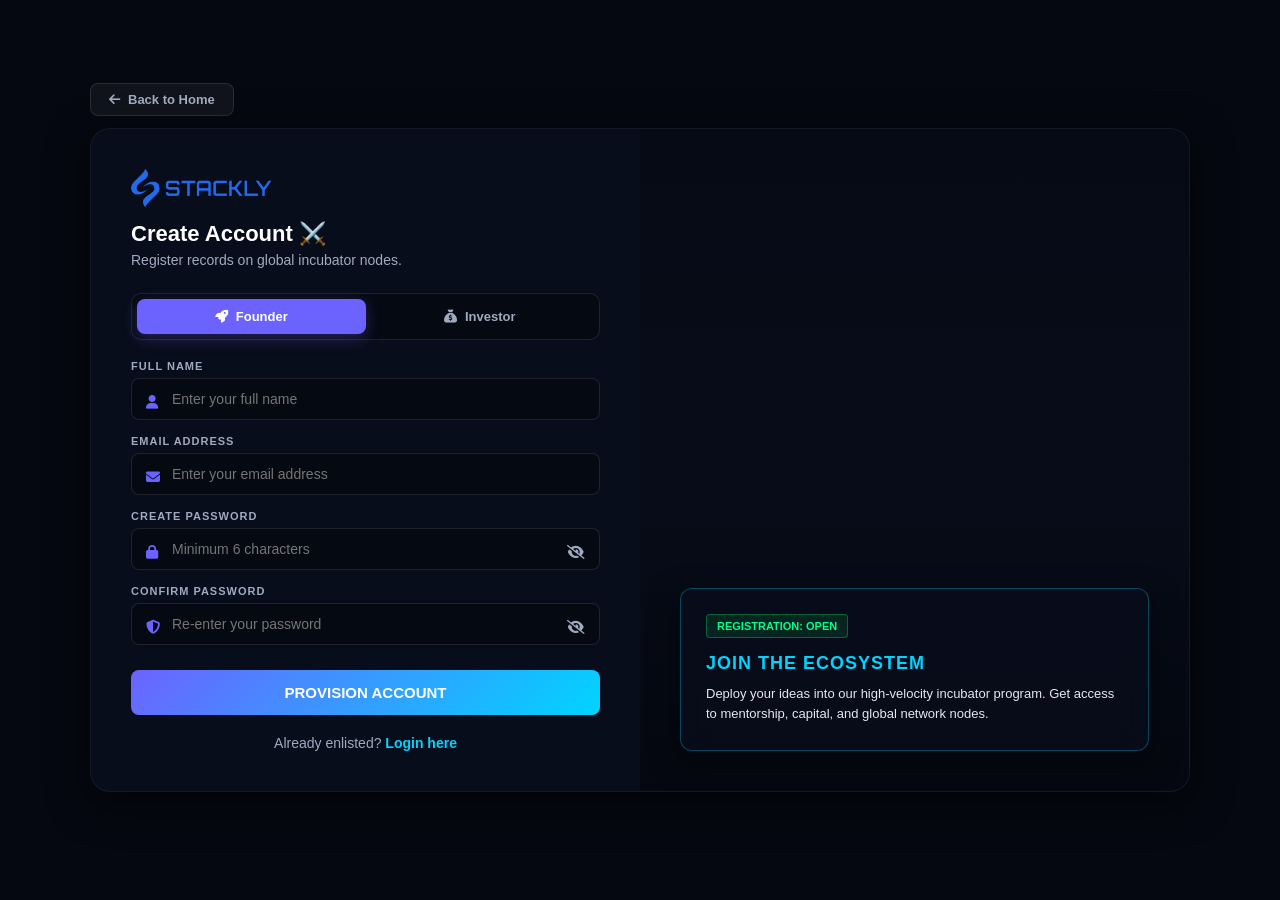
<file: signup.html>
<!DOCTYPE html>
<html lang="en">

<head>
    <meta charset="UTF-8">
    <meta name="viewport" content="width=device-width, initial-scale=1.0">
    <meta property="og:title" content="Your Website Title Here">
    <meta property="og:description" content="Join our premium online learning platform and upgrade your skills today.">
    <meta property="og:image" content="https://yourwebsite.com/asset/preview-image.jpg">
    <meta property="og:url" content="https://yourwebsite.com">
    <meta property="og:type" content="website">
    <meta name="description"
        content="Join our premium online learning platform. Access interactive courses, live community zones, and expert tutors to upgrade your skills today.">
    <link rel="icon" type="image/png" href="./asset/logo_Favicon.webp">
    <title>StartupHub Sign Up</title>
    <link rel="stylesheet" href="https://cdnjs.cloudflare.com/ajax/libs/font-awesome/6.4.2/css/all.min.css">
    <style>
        * {
            box-sizing: border-box;
            margin: 0;
            padding: 0;
            font-family: 'Segoe UI', Tahoma, Geneva, Verdana, sans-serif;
        }

        body {
            background-color: #050810;
            color: #fff;
            min-height: 100vh;
            display: flex;
            align-items: center;
            justify-content: center;
            padding: 60px 20px 40px 20px;
        }

        @keyframes fadeIn {
            from {
                opacity: 0;
                transform: translateY(20px);
            }

            to {
                opacity: 1;
                transform: translateY(0);
            }
        }


        .page-wrapper {
            width: 100%;
            max-width: 1100px;
            position: relative;
        }


        .btn-back-home {
            position: absolute;
            top: -45px;
            left: 0;
            padding: 8px 18px;
            background: rgba(255, 255, 255, 0.05);
            border: 1px solid rgba(255, 255, 255, 0.1);
            border-radius: 8px;
            color: #a0aabf;
            text-decoration: none;
            font-size: 13px;
            font-weight: 600;
            display: flex;
            align-items: center;
            gap: 8px;
            transition: all 0.3s ease;
            backdrop-filter: blur(10px);
            z-index: 100;
        }

        .btn-back-home:hover {
            background: #6C63FF;
            color: #fff;
            border-color: #6C63FF;
            box-shadow: 0 4px 15px rgba(108, 99, 255, 0.4);
            transform: translateY(-2px);
        }


        .login-container {
            display: flex;
            width: 100%;
            background: rgba(10, 15, 30, 0.85);
            border-radius: 20px;
            overflow: hidden;
            box-shadow: 0 10px 40px rgba(0, 0, 0, 0.6);
            animation: fadeIn 0.8s ease-out;
            border: 1px solid rgba(255, 255, 255, 0.05);
            min-height: 650px;
        }


        .form-section {
            flex: 1;
            padding: 40px 40px;
            display: flex;
            flex-direction: column;
            justify-content: center;
        }

        .logo-title {
            font-size: 28px;
            font-weight: bold;
            margin-bottom: 5px;
            display: flex;
            align-items: center;
            gap: 10px;
        }

        .logo-title span {
            background: linear-gradient(135deg, #6C63FF, #00D4FF);
            -webkit-background-clip: text;
            -webkit-text-fill-color: transparent;
        }

        .subtitle {
            color: #a0aabf;
            font-size: 14px;
            margin-bottom: 25px;
        }


        .role-selector {
            display: flex;
            background: rgba(0, 0, 0, 0.3);
            border-radius: 10px;
            margin-bottom: 20px;
            padding: 5px;
            border: 1px solid rgba(255, 255, 255, 0.1);
        }

        .role-btn {
            flex: 1;
            padding: 10px;
            background: transparent;
            border: none;
            color: #a0aabf;
            font-weight: 600;
            cursor: pointer;
            border-radius: 8px;
            transition: all 0.3s;
            display: flex;
            align-items: center;
            justify-content: center;
            gap: 8px;
            font-size: 13px;
        }

        .role-btn.active {
            background: #6C63FF;
            color: #fff;
            box-shadow: 0 4px 15px rgba(108, 99, 255, 0.3);
        }


        .input-group {
            margin-bottom: 15px;
            position: relative;
        }

        .input-group label {
            display: block;
            font-size: 11px;
            font-weight: 600;
            color: #a0aabf;
            margin-bottom: 6px;
            text-transform: uppercase;
            letter-spacing: 1px;
        }


        .input-field {
            width: 100%;
            padding: 12px 40px 12px 40px;
            background: rgba(0, 0, 0, 0.3);
            border: 1px solid rgba(255, 255, 255, 0.1);
            border-radius: 8px;
            color: #fff;
            font-size: 14px;
            outline: none;
            transition: border-color 0.3s, box-shadow 0.3s;
        }

        .input-field:focus {
            border-color: #6C63FF;
            box-shadow: 0 0 10px rgba(108, 99, 255, 0.2);
        }

        .input-icon {
            position: absolute;
            left: 15px;
            top: 35px;
            color: #6C63FF;
            font-size: 14px;
        }


        .toggle-pwd {
            position: absolute;
            right: 15px;
            top: 35px;
            color: #a0aabf;
            font-size: 14px;
            cursor: pointer;
            transition: color 0.3s;
        }

        .toggle-pwd:hover {
            color: #6C63FF;
        }


        .error-message {
            color: #FF6B6B;
            font-size: 12px;
            margin-top: 5px;
            display: none;
            padding-left: 5px;
        }

        .input-field.error {
            border-color: #FF6B6B;
            box-shadow: 0 0 8px rgba(255, 107, 107, 0.2);
        }


        .submit-btn {
            width: 100%;
            padding: 14px;
            background: linear-gradient(135deg, #6C63FF, #00D4FF);
            border: none;
            border-radius: 8px;
            color: #fff;
            font-weight: bold;
            font-size: 15px;
            cursor: pointer;
            transition: transform 0.3s, box-shadow 0.3s;
            margin-top: 10px;
            margin-bottom: 20px;
        }

        .submit-btn:hover {
            transform: translateY(-2px);
            box-shadow: 0 8px 25px rgba(0, 212, 255, 0.4);
        }

        .signup-link {
            text-align: center;
            font-size: 14px;
            color: #a0aabf;
        }

        .signup-link a {
            color: #00D4FF;
            text-decoration: none;
            font-weight: bold;
        }


        .content-section {
            flex: 1;
            position: relative;
            display: flex;
            flex-direction: column;
            justify-content: flex-end;
            padding: 40px;
            overflow: hidden;
        }

        .bg-video {
            position: absolute;
            top: 0;
            left: 0;
            width: 100%;
            height: 100%;
            object-fit: cover;
            z-index: 0;
            opacity: 0.7;
        }

        .video-overlay {
            position: absolute;
            top: 0;
            left: 0;
            width: 100%;
            height: 100%;
            background: linear-gradient(to top, rgba(5, 8, 16, 1) 0%, rgba(5, 8, 16, 0.2) 50%, rgba(5, 8, 16, 0.6) 100%);
            z-index: 1;
        }

        .info-card {
            position: relative;
            z-index: 2;
            background: rgba(10, 15, 30, 0.65);
            padding: 25px;
            border-radius: 12px;
            border: 1px solid rgba(0, 212, 255, 0.3);
            backdrop-filter: blur(12px);
            box-shadow: 0 10px 30px rgba(0, 0, 0, 0.5);
        }

        .status-badge {
            display: inline-block;
            background: rgba(0, 255, 100, 0.1);
            color: #00ff88;
            padding: 5px 10px;
            border-radius: 4px;
            font-size: 11px;
            font-weight: bold;
            margin-bottom: 15px;
            border: 1px solid rgba(0, 255, 100, 0.3);
        }

        .info-title {
            color: #00D4FF;
            font-size: 18px;
            margin-bottom: 10px;
            font-weight: bold;
            letter-spacing: 1px;
        }

        .info-desc {
            color: #e2e8f0;
            font-size: 13px;
            line-height: 1.6;
        }


        @media (max-width: 900px) {
            .btn-back-home {
                top: -40px;
                left: 0px;
                font-size: 12px;
            }

            .login-container {
                flex-direction: column;
            }

            .form-section {
                padding: 30px 20px;
            }

            .content-section {
                min-height: 350px;
                padding: 20px;
            }
        }

        .logo {
            width: 140px;
        }
    </style>
</head>

<body>

    <div class="page-wrapper">


        <a href="index.html" class="btn-back-home">
            <i class="fa-solid fa-arrow-left"></i> Back to Home
        </a>

        <div class="login-container">

            <div class="form-section">
                <a href="index.html"><img src="./asset/Logo blue.webp" loading="lazy" alt="logo" class="logo"></a>
                <h2 style="font-size: 22px; margin-top: 10px; margin-bottom: 5px;">Create Account ⚔️</h2>
                <p class="subtitle">Register records on global incubator nodes.</p>


                <div class="role-selector">
                    <button type="button" class="role-btn active" onclick="selectRole('founder', this)">
                        <i class="fa-solid fa-rocket"></i> Founder
                    </button>
                    <button type="button" class="role-btn" onclick="selectRole('investor', this)">
                        <i class="fa-solid fa-sack-dollar"></i> Investor
                    </button>
                </div>

                <form id="signupForm" onsubmit="return validateSignupForm(event)" novalidate>
                    <input type="hidden" id="selectedRole" value="founder">


                    <div class="input-group">
                        <label>Full Name</label>
                        <i class="fa-solid fa-user input-icon"></i>
                        <input type="text" id="fullname" class="input-field" placeholder="Enter your full name">
                        <div id="nameError" class="error-message">Name cannot contain numbers.</div>
                    </div>


                    <div class="input-group">
                        <label>Email Address</label>
                        <i class="fa-solid fa-envelope input-icon"></i>
                        <input type="email" id="email" class="input-field" placeholder="Enter your email address">
                        <div id="emailError" class="error-message">Please enter a valid email address.</div>
                    </div>


                    <div class="input-group">
                        <label>Create Password</label>
                        <i class="fa-solid fa-lock input-icon"></i>
                        <input type="password" id="password" class="input-field" placeholder="Minimum 6 characters">

                        <i class="fa-solid fa-eye-slash toggle-pwd" onclick="togglePassword('password', this)"></i>
                        <div id="passwordError" class="error-message">Password must be at least 6 characters.</div>
                    </div>


                    <div class="input-group">
                        <label>Confirm Password</label>
                        <i class="fa-solid fa-shield-halved input-icon"></i>
                        <input type="password" id="confirmPassword" class="input-field"
                            placeholder="Re-enter your password">

                        <i class="fa-solid fa-eye-slash toggle-pwd"
                            onclick="togglePassword('confirmPassword', this)"></i>
                        <div id="confirmError" class="error-message">Passwords do not match.</div>
                    </div>

                    <button type="submit" class="submit-btn">PROVISION ACCOUNT</button>
                </form>

                <p class="signup-link">Already enlisted? <a href="login.html">Login here</a></p>
            </div>


            <div class="content-section">
                <video class="bg-video" autoplay loop muted playsinline>
                    <source src="./asset/v5.mp4" type="video/mp4">
                </video>
                <div class="video-overlay"></div>

                <div class="info-card">
                    <div class="status-badge">REGISTRATION: OPEN</div>
                    <h3 class="info-title">JOIN THE ECOSYSTEM</h3>
                    <p class="info-desc">
                        Deploy your ideas into our high-velocity incubator program. Get access to mentorship, capital,
                        and global network nodes.
                    </p>
                </div>
            </div>
        </div>

    </div>


    <script>

        function selectRole(role, element) {
            document.getElementById('selectedRole').value = role;
            document.querySelectorAll('.role-btn').forEach(btn => btn.classList.remove('active'));
            element.classList.add('active');
        }


        function togglePassword(inputId, iconElement) {
            const input = document.getElementById(inputId);
            if (input.type === "password") {
                input.type = "text";

                iconElement.classList.remove("fa-eye-slash");
                iconElement.classList.add("fa-eye");
            } else {
                input.type = "password";

                iconElement.classList.remove("fa-eye");
                iconElement.classList.add("fa-eye-slash");
            }
        }


        function validateSignupForm(event) {
            event.preventDefault();

            let isValid = true;


            const fullname = document.getElementById('fullname');
            const email = document.getElementById('email');
            const password = document.getElementById('password');
            const confirmPassword = document.getElementById('confirmPassword');


            const nameError = document.getElementById('nameError');
            const emailError = document.getElementById('emailError');
            const passwordError = document.getElementById('passwordError');
            const confirmError = document.getElementById('confirmError');


            [fullname, email, password, confirmPassword].forEach(input => input.classList.remove('error'));
            [nameError, emailError, passwordError, confirmError].forEach(error => error.style.display = 'none');


            const nameRegex = /^[A-Za-z\s]+$/;
            if (fullname.value.trim() === '') {
                fullname.classList.add('error');
                nameError.innerText = 'Name is required.';
                nameError.style.display = 'block';
                isValid = false;
            } else if (!nameRegex.test(fullname.value.trim())) {
                fullname.classList.add('error');
                nameError.innerText = 'Name cannot contain numbers or special characters.';
                nameError.style.display = 'block';
                isValid = false;
            }


            if (email.value.trim() === '' || !email.value.includes('@') || !email.value.includes('.')) {
                email.classList.add('error');
                emailError.style.display = 'block';
                isValid = false;
            }


            if (password.value.trim().length < 6) {
                password.classList.add('error');
                passwordError.style.display = 'block';
                isValid = false;
            }


            if (confirmPassword.value.trim() === '') {
                confirmPassword.classList.add('error');
                confirmError.innerText = 'Please confirm your password.';
                confirmError.style.display = 'block';
                isValid = false;
            } else if (confirmPassword.value !== password.value) {
                confirmPassword.classList.add('error');
                confirmError.innerText = 'Passwords do not match.';
                confirmError.style.display = 'block';
                isValid = false;
            }


            if (isValid) {
                const role = document.getElementById('selectedRole').value;
                window.location.href = 'login.html'
            }

            return isValid;
        }
    </script>
</body>

</html>
</file>
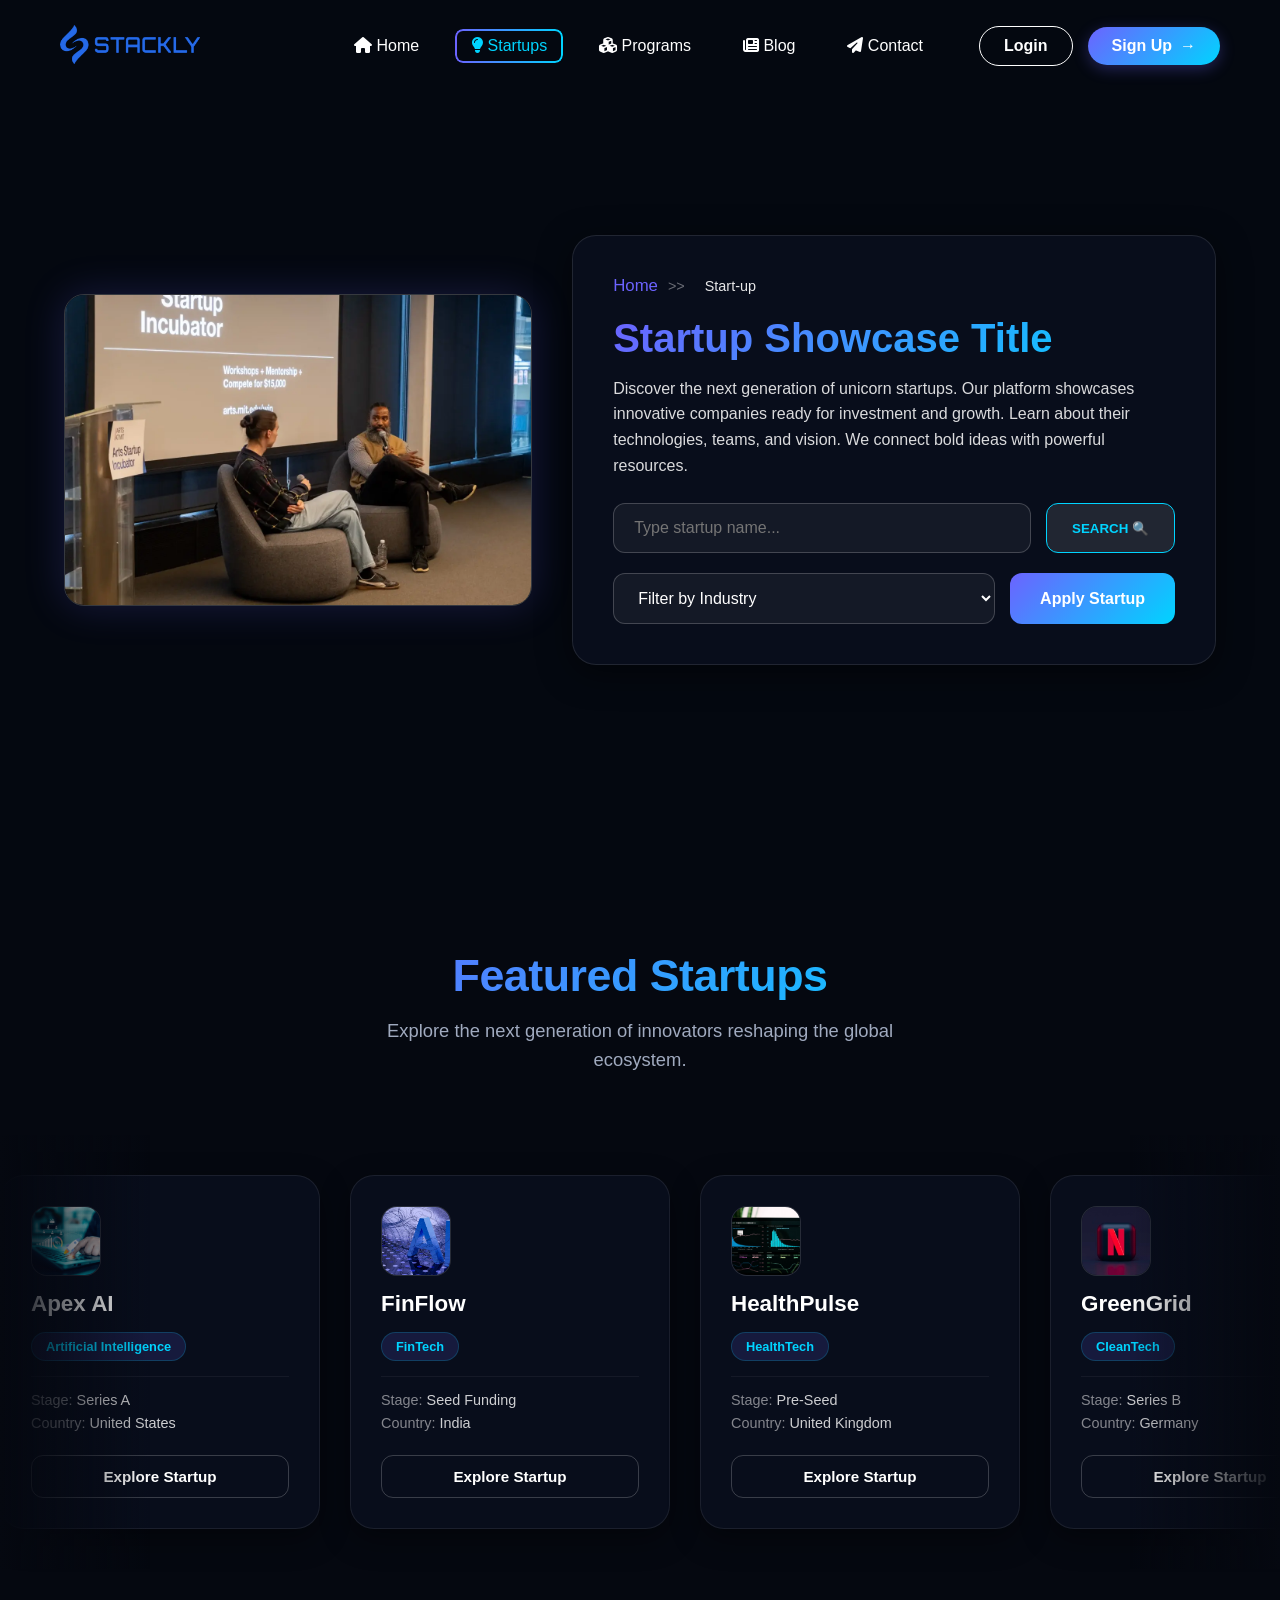
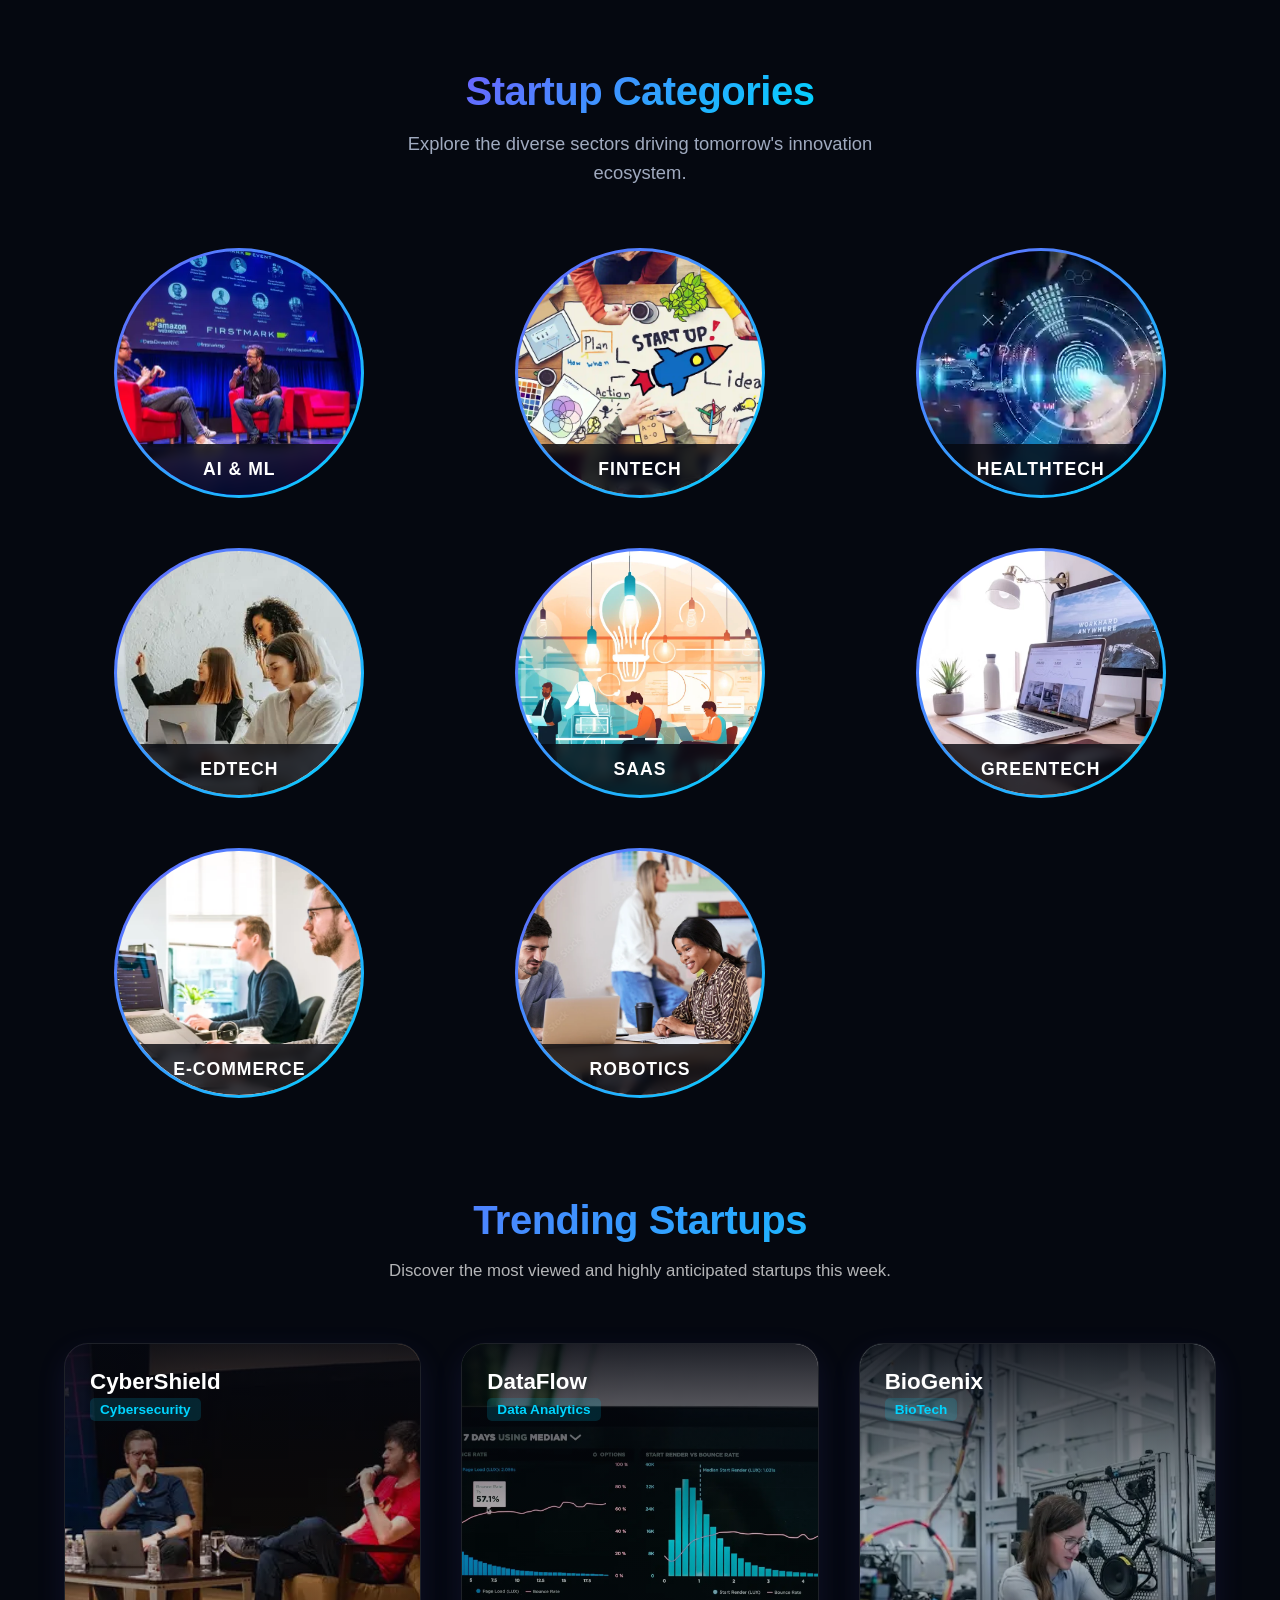
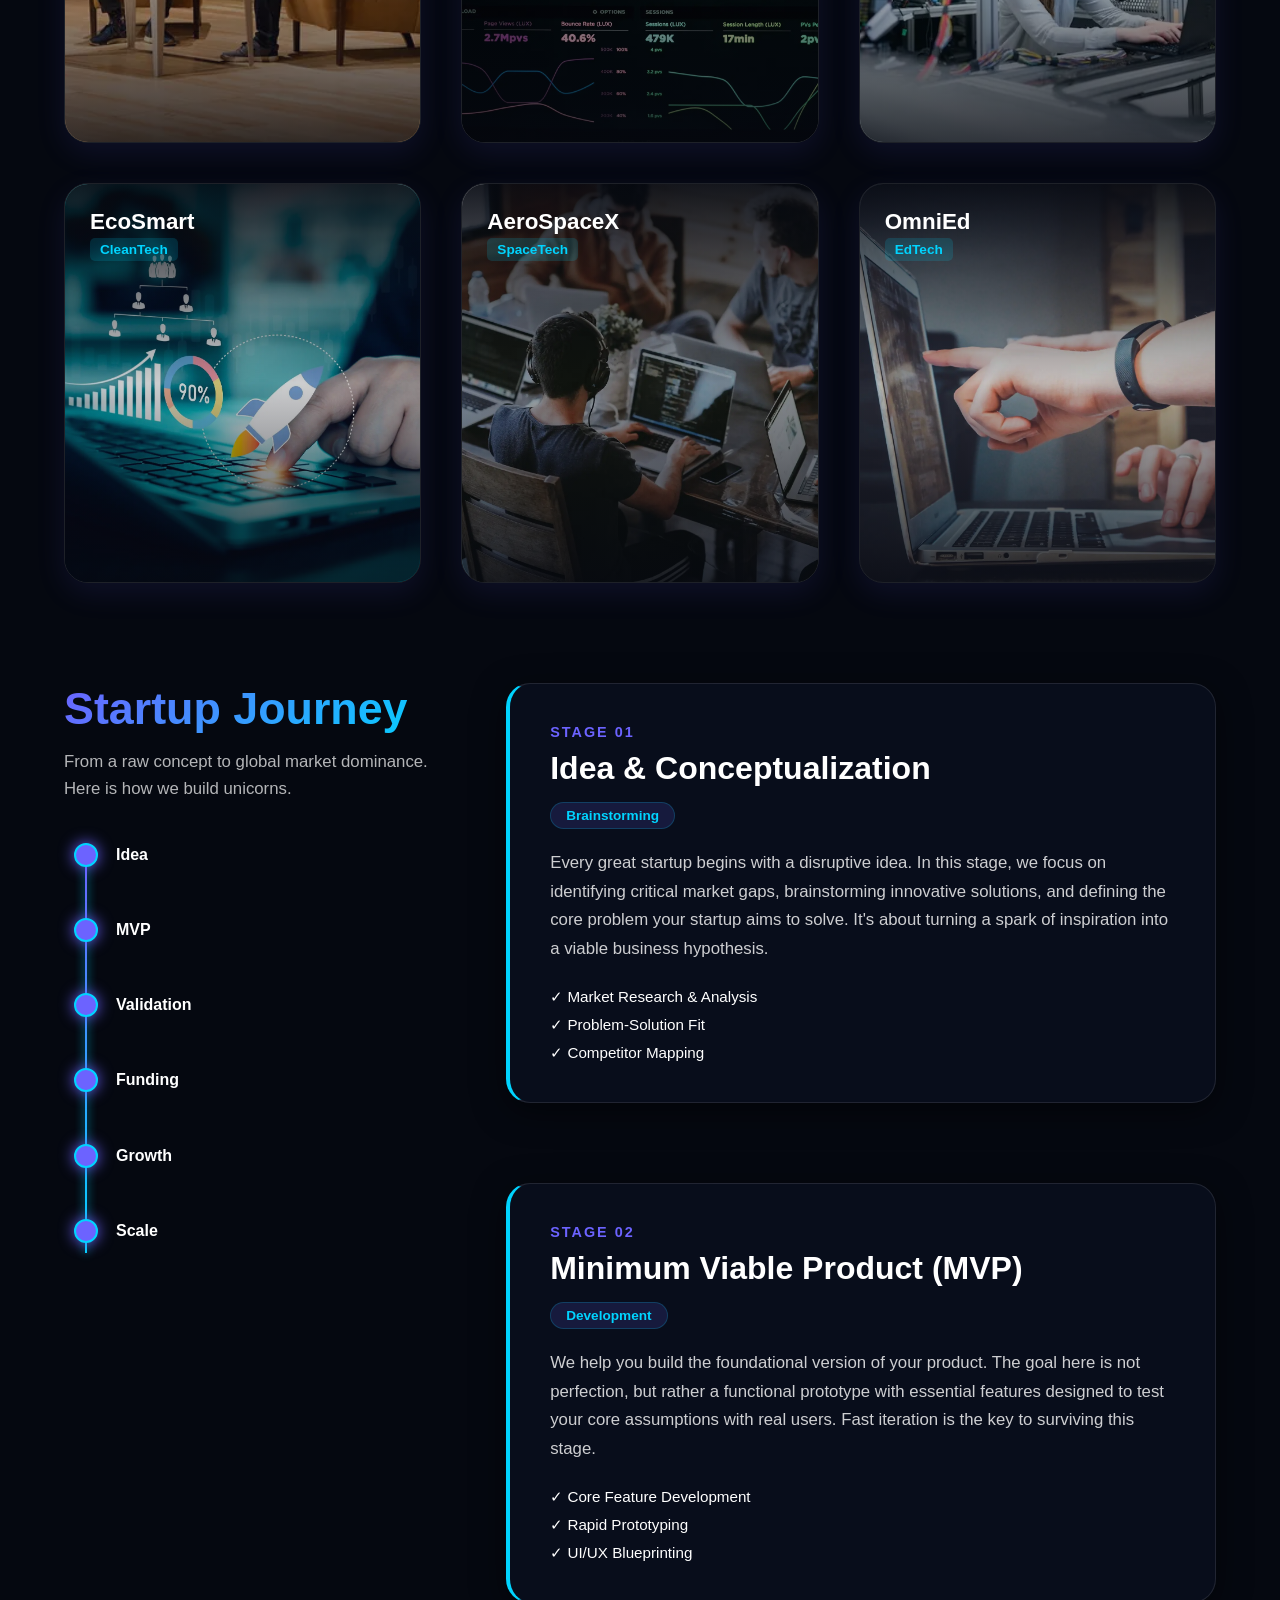
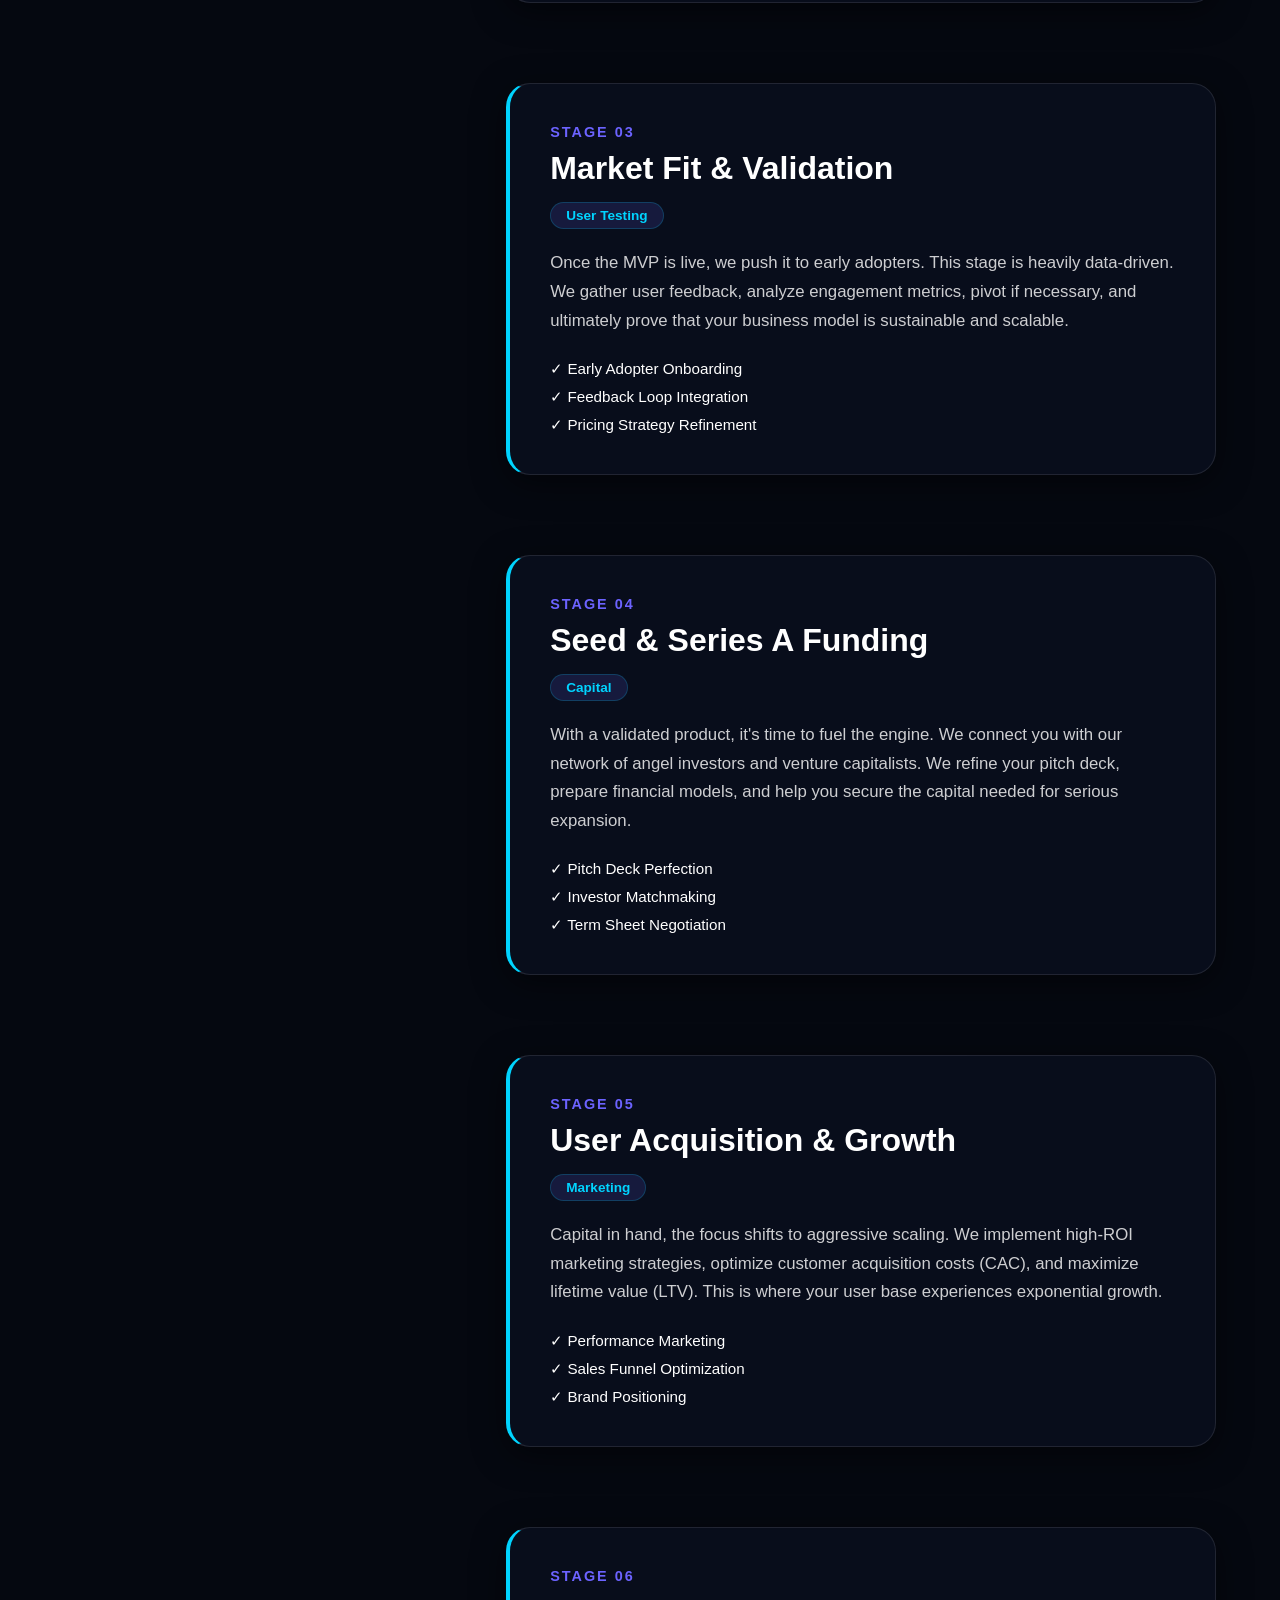
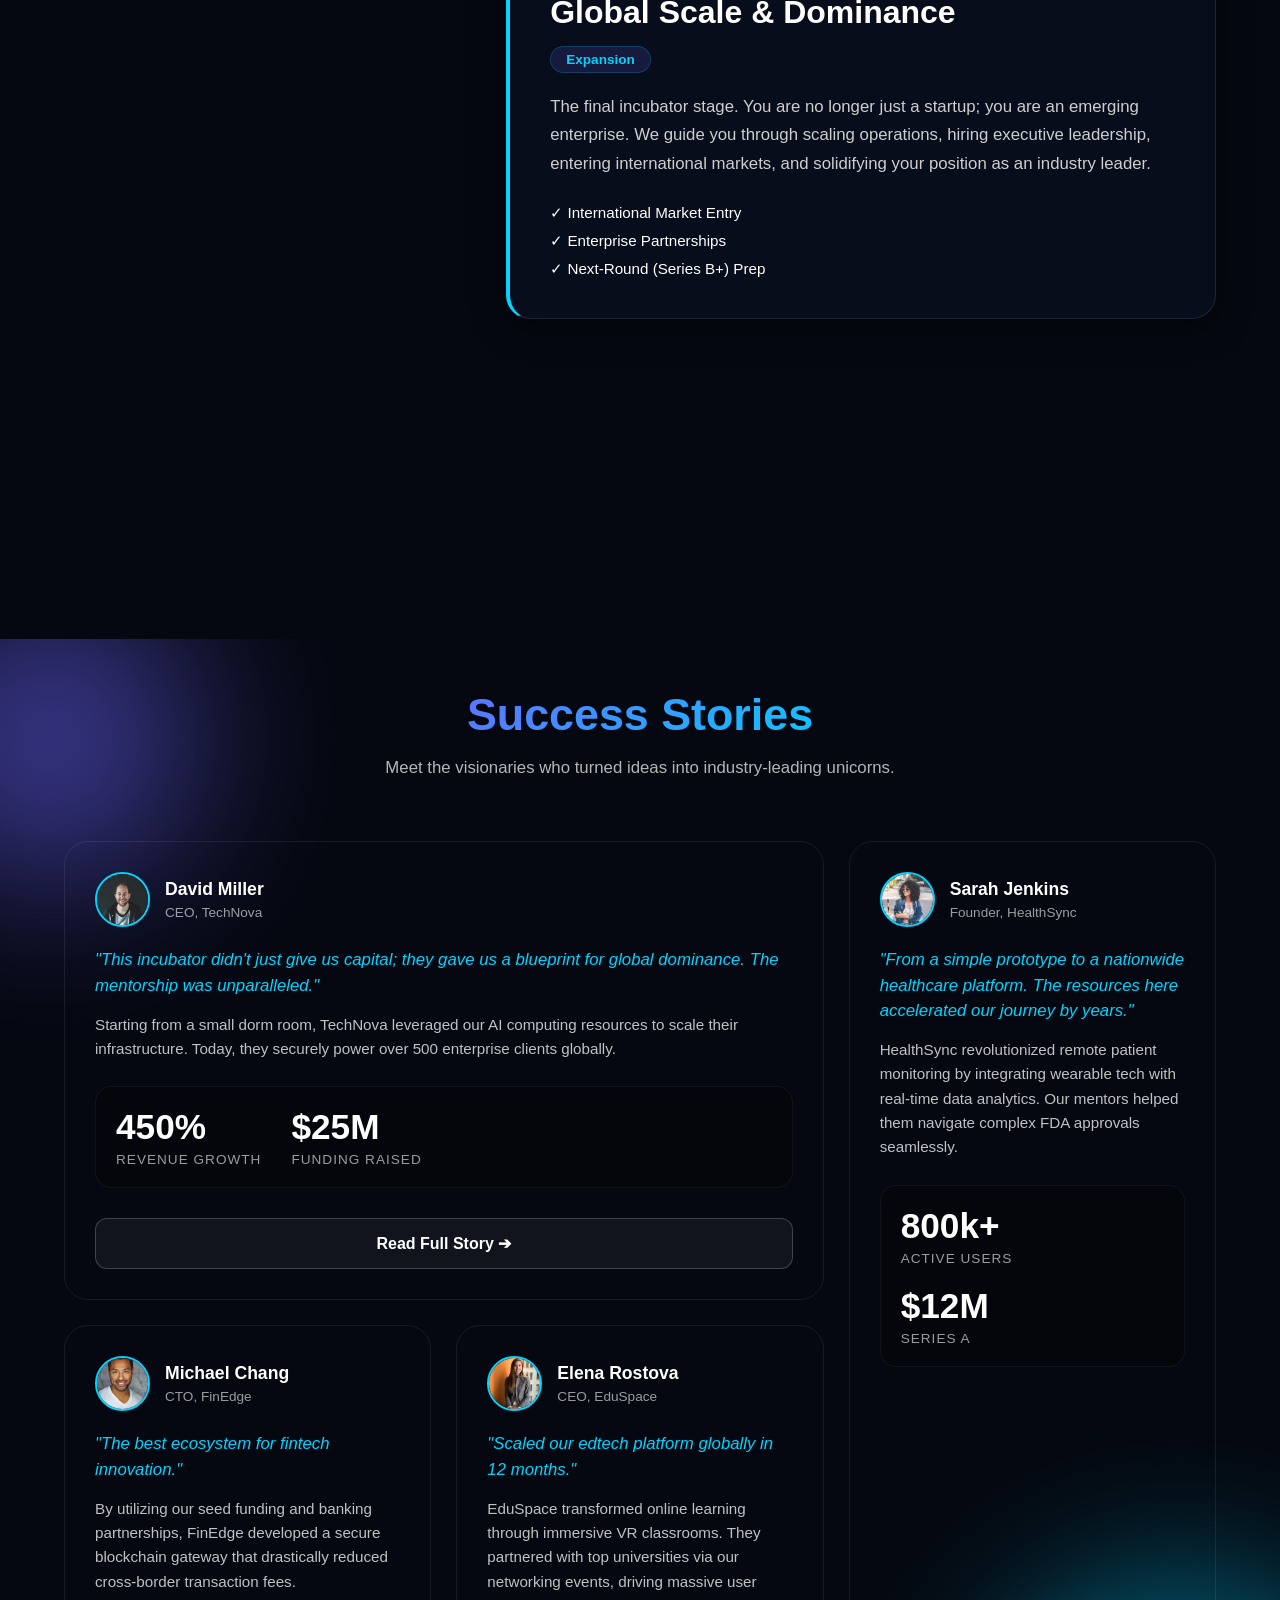
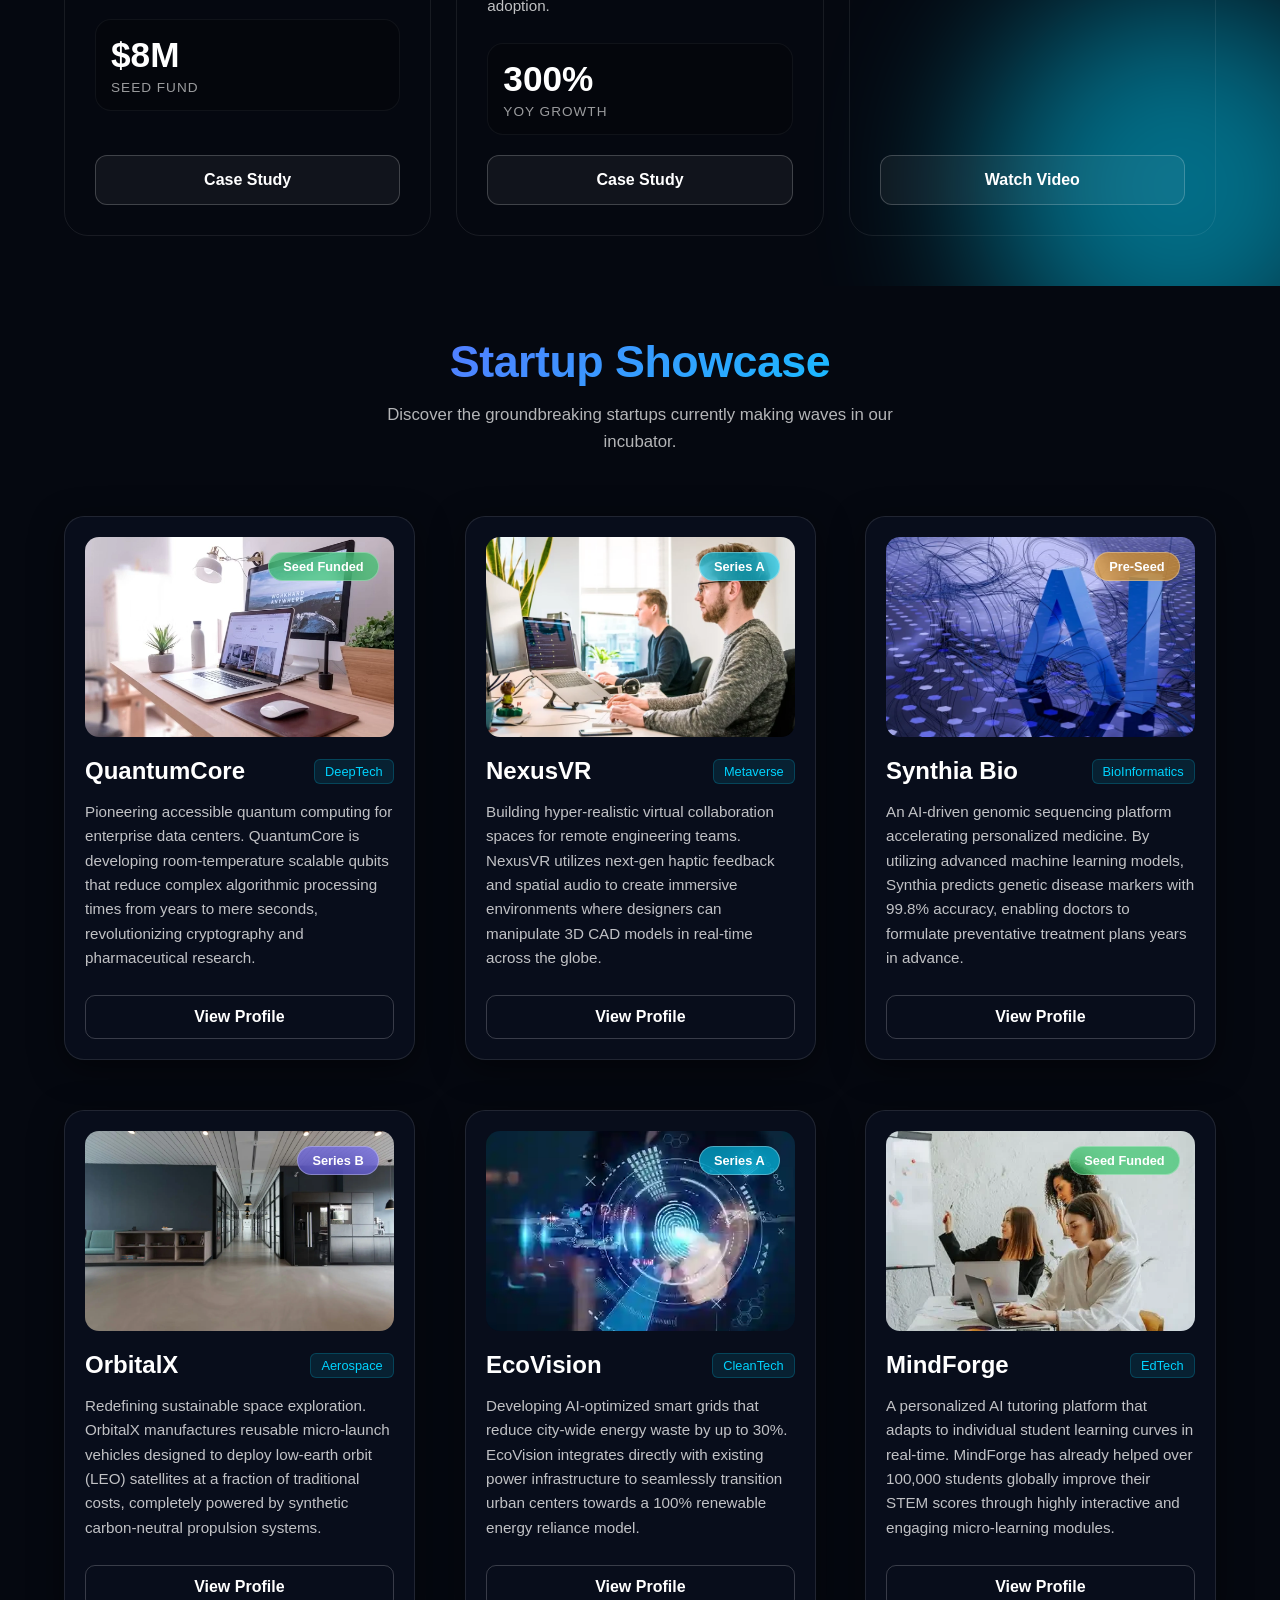
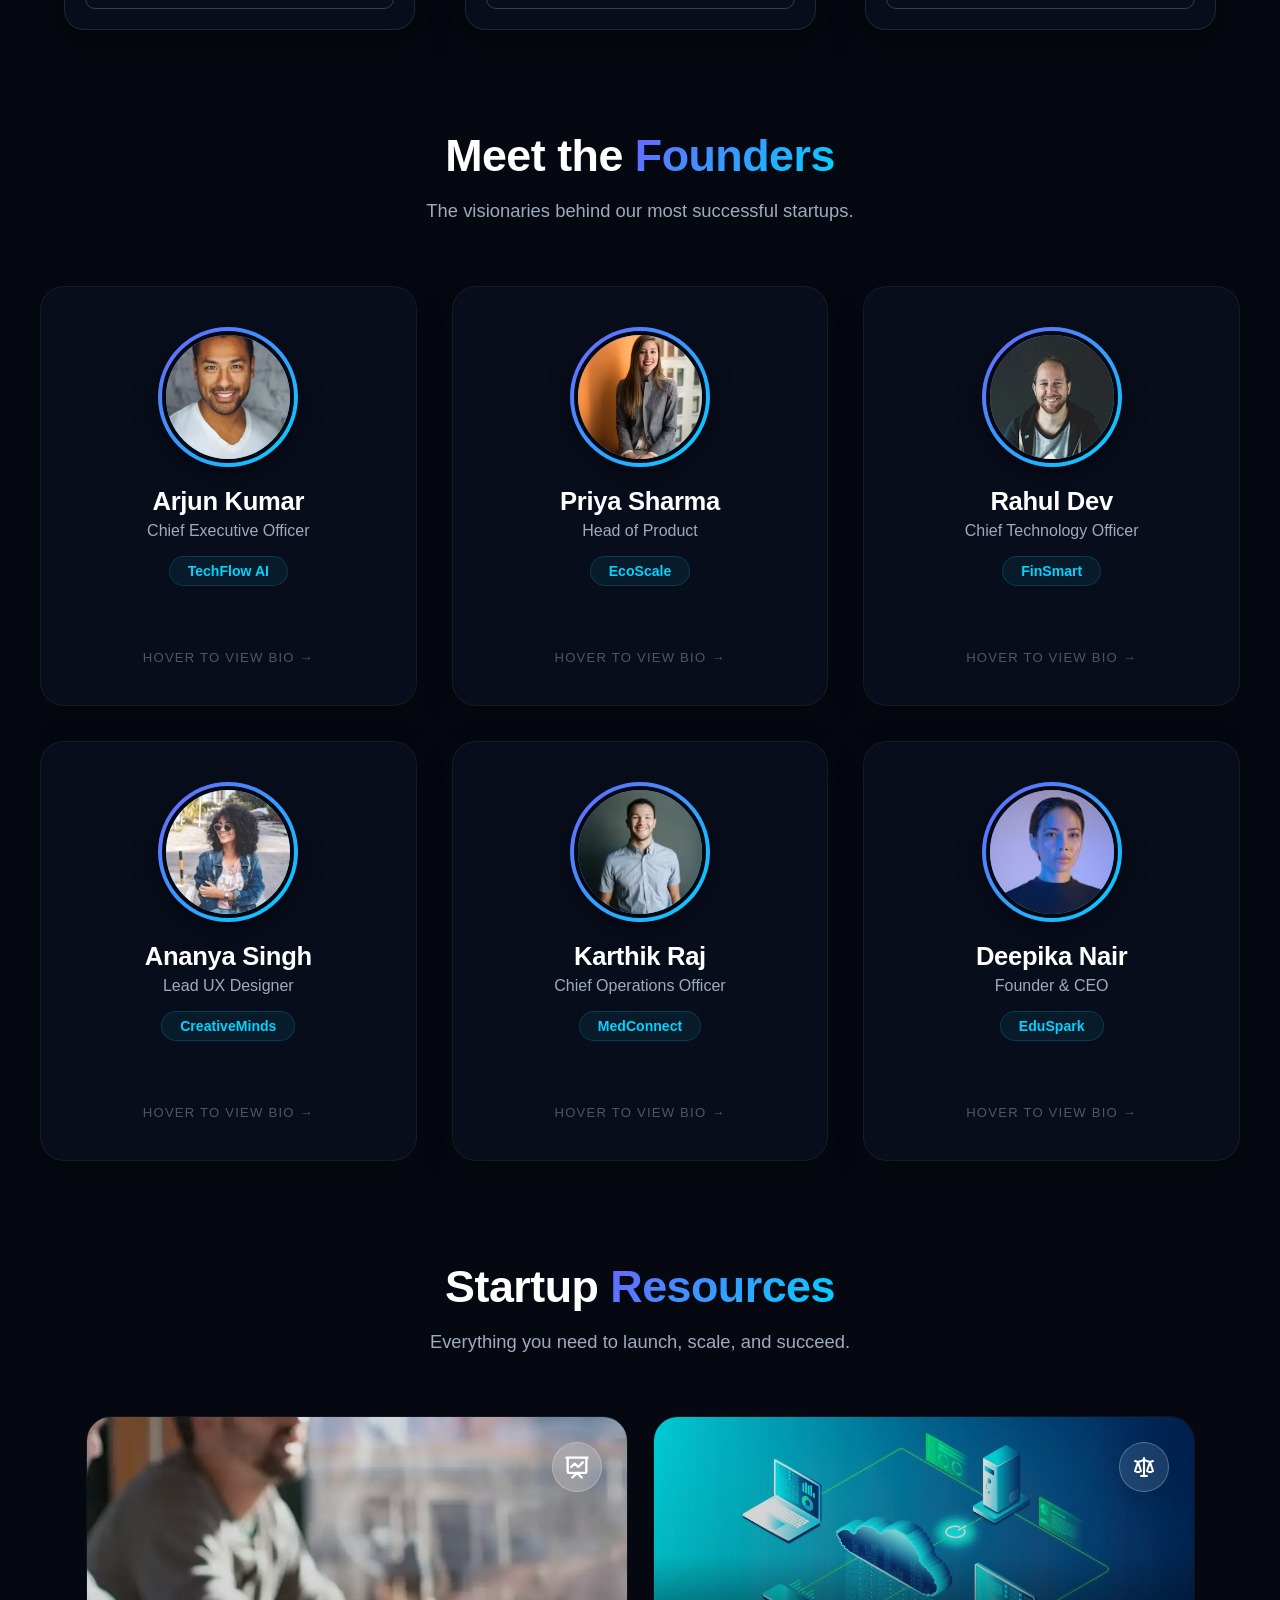
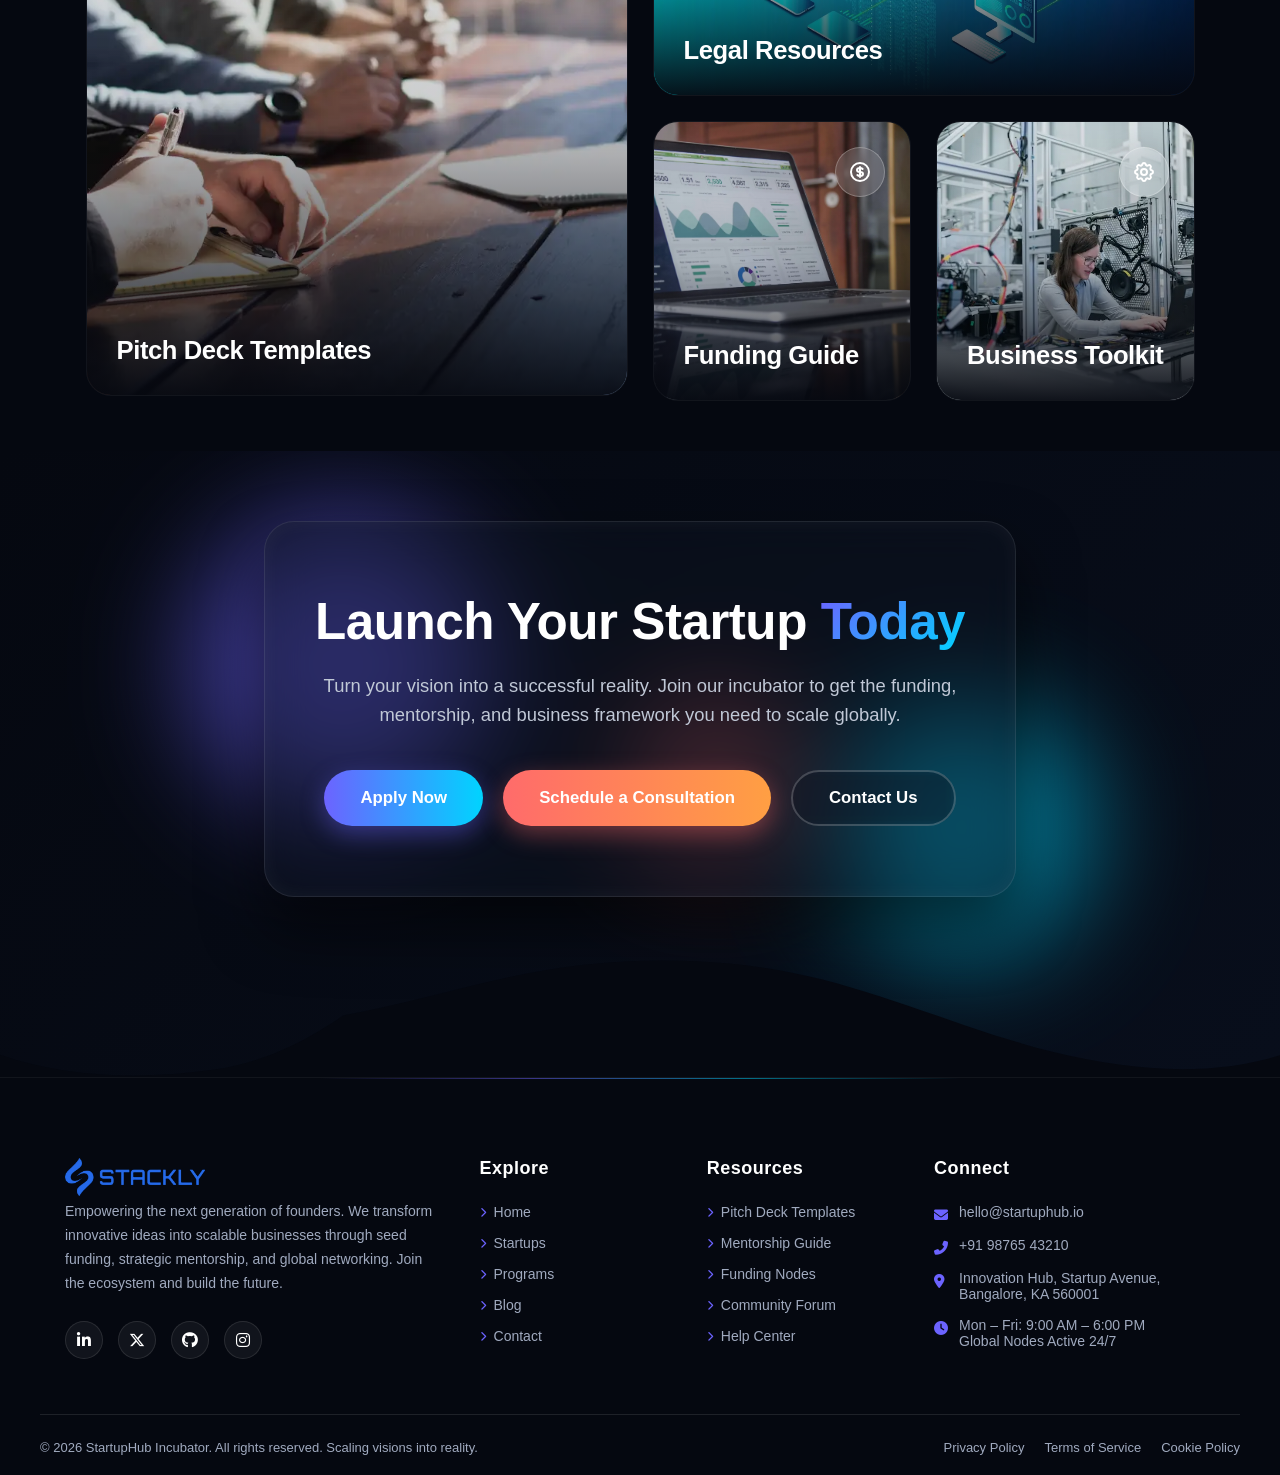
<file: startup.html>
<!DOCTYPE html>
<html lang="en">

<head>
  <meta charset="UTF-8">
  <meta name="viewport" content="width=device-width, initial-scale=1.0">
  <meta property="og:title" content="Your Website Title Here">
  <meta property="og:description" content="Join our premium online learning platform and upgrade your skills today.">
  <meta property="og:image" content="https://yourwebsite.com/asset/preview-image.jpg">
  <meta property="og:url" content="https://yourwebsite.com">
  <meta property="og:type" content="website">
  <meta name="description"
    content="Join our premium online learning platform. Access interactive courses, live community zones, and expert tutors to upgrade your skills today.">
  <link rel="icon" type="image/png" href="./asset/logo_Favicon.webp">
  <title>StartupHub Incubator</title>
  <link rel="stylesheet" href="startup.css">
  <link rel="stylesheet" href="common.css">
  <link rel="stylesheet" href="https://cdnjs.cloudflare.com/ajax/libs/font-awesome/6.4.2/css/all.min.css">
</head>

<body>


  <header id="navbar">
    <div class="nav-container">


      <a href="index.html" class="logo"><img src="./asset/Logo blue.webp" loading="lazy" alt="logo"></a>


      <div class="nav-wrapper" id="nav-wrapper">
        <nav class="nav-links">
          <a href="index.html">
            <i class="fa-solid fa-house"></i> Home
          </a>
          <a href="startup.html" class="active">
            <i class="fa-solid fa-lightbulb"></i> Startups
          </a>
          <a href="program.html">
            <i class="fa-solid fa-cubes"></i> Programs
          </a>
          <a href="blog.html">
            <i class="fa-solid fa-newspaper"></i> Blog
          </a>
          <a href="contact.html">
            <i class="fa-solid fa-paper-plane"></i> Contact
          </a>
        </nav>

        <div class="auth-buttons">
          <a href="login.html" class="btn-login">Login</a>
          <a href="signup.html" class="btn-signup">Sign Up <span class="arrow">→</span></a>
        </div>
      </div>


      <button class="hamburger" id="hamburger">
        <span></span><span></span><span></span>
      </button>

    </div>
  </header>
  <section class="hero-section" id="hero">

    <video autoplay loop muted playsinline class="bg-video">
      <source src="./asset/v5.mp4" type="video/mp4">
    </video>
    <div class="video-overlay"></div>

    <div class="toast-container" id="toastBox"></div>

    <div class="hero-container">

      <div class="hero-left">
        <img src="./asset/t1.webp" loading="lazy" alt="Startup Innovation" class="floating-image">
      </div>

      <div class="hero-right glass-panel">

        <div class="breadcrumb">
          <a href="index.html">Home</a>
          <span>&gt;&gt;</span>
          <span class="current">Start-up</span>
        </div>

        <h1 class="hero-title">Startup Showcase Title</h1>
        <p class="hero-intro">
          Discover the next generation of unicorn startups. Our platform showcases innovative companies ready
          for investment and growth. Learn about their technologies, teams, and vision. We connect bold ideas
          with powerful resources.
        </p>

        <div class="controls-wrapper">

          <div class="search-group">
            <div class="input-wrapper">
              <input type="text" id="searchInput" placeholder="Type startup name..." class="glass-input">
              <button id="searchBtn" class="search-btn">SEARCH 🔍</button>
            </div>
            <span id="errorMsg" class="error-msg">Error: Please enter a keyword to search.</span>
          </div>

          <div class="filter-apply-group">
            <select class="glass-select">
              <option value="">Filter by Industry</option>
              <option value="fintech">FinTech</option>
              <option value="edtech">EdTech</option>
              <option value="healthtech">HealthTech</option>
            </select>
            <button class="apply-btn" onclick="window.location.href='404page.html'">Apply Startup</button>
          </div>

        </div>
      </div>

    </div>



  </section>


  <section class="featured-section" id="featured">

    <div class="section-header">
      <h2 class="section-title">Featured Startups</h2>
      <p class="section-subtitle">Explore the next generation of innovators reshaping the global ecosystem.</p>
    </div>

    <div class="marquee-container">

      <div class="marquee-group">

        <div class="card-animation-wrapper">
          <div class="glass-card startup-card">
            <div class="card-logo-box">
              <img src="./asset/a3.webp" loading="lazy" alt="Apex AI Logo" class="startup-logo">
            </div>
            <h3 class="startup-name">Apex AI</h3>
            <span class="industry-badge">Artificial Intelligence</span>
            <div class="card-details">
              <p><strong>Stage:</strong> Series A</p>
              <p><strong>Country:</strong> United States</p>
            </div>
            <button class="card-btn" onclick="window.location.href='404page.html'">Explore Startup</button>
          </div>
        </div>

        <div class="card-animation-wrapper">
          <div class="glass-card startup-card">
            <div class="card-logo-box">
              <img src="./asset/m3.webp" loading="lazy" alt="FinFlow Logo" class="startup-logo">
            </div>
            <h3 class="startup-name">FinFlow</h3>
            <span class="industry-badge">FinTech</span>
            <div class="card-details">
              <p><strong>Stage:</strong> Seed Funding</p>
              <p><strong>Country:</strong> India</p>
            </div>
            <button class="card-btn" onclick="window.location.href='404page.html'">Explore Startup</button>
          </div>
        </div>

        <div class="card-animation-wrapper">
          <div class="glass-card startup-card">
            <div class="card-logo-box">
              <img src="./asset/a1.webp" loading="lazy" alt="HealthPulse Logo" class="startup-logo">
            </div>
            <h3 class="startup-name">HealthPulse</h3>
            <span class="industry-badge">HealthTech</span>
            <div class="card-details">
              <p><strong>Stage:</strong> Pre-Seed</p>
              <p><strong>Country:</strong> United Kingdom</p>
            </div>
            <button class="card-btn" onclick="window.location.href='404page.html'">Explore Startup</button>
          </div>
        </div>

        <div class="card-animation-wrapper">
          <div class="glass-card startup-card">
            <div class="card-logo-box">
              <img src="./asset/m4.webp" loading="lazy" alt="GreenGrid Logo" class="startup-logo">
            </div>
            <h3 class="startup-name">GreenGrid</h3>
            <span class="industry-badge">CleanTech</span>
            <div class="card-details">
              <p><strong>Stage:</strong> Series B</p>
              <p><strong>Country:</strong> Germany</p>
            </div>
            <button class="card-btn" onclick="window.location.href='404page.html'">Explore Startup</button>
          </div>
        </div>

      </div>

      <div class="marquee-group" aria-hidden="true">

        <div class="card-animation-wrapper">
          <div class="glass-card startup-card">
            <div class="card-logo-box">
              <img src="./asset/a3.webp" loading="lazy" alt="Apex AI Logo" class="startup-logo">
            </div>
            <h3 class="startup-name">Apex AI</h3>
            <span class="industry-badge">Artificial Intelligence</span>
            <div class="card-details">
              <p><strong>Stage:</strong> Series A</p>
              <p><strong>Country:</strong> United States</p>
            </div>
            <button class="card-btn" onclick="window.location.href='404page.html'">Explore Startup</button>
          </div>
        </div>

        <div class="card-animation-wrapper">
          <div class="glass-card startup-card">
            <div class="card-logo-box">
              <img src="./asset/m3.webp" loading="lazy" alt="FinFlow Logo" class="startup-logo">
            </div>
            <h3 class="startup-name">FinFlow</h3>
            <span class="industry-badge">FinTech</span>
            <div class="card-details">
              <p><strong>Stage:</strong> Seed Funding</p>
              <p><strong>Country:</strong> India</p>
            </div>
            <button class="card-btn" onclick="window.location.href='404page.html'">Explore Startup</button>
          </div>
        </div>

        <div class="card-animation-wrapper">
          <div class="glass-card startup-card">
            <div class="card-logo-box">
              <img src="./asset/a1.webp" loading="lazy" alt="HealthPulse Logo" class="startup-logo">
            </div>
            <h3 class="startup-name">HealthPulse</h3>
            <span class="industry-badge">HealthTech</span>
            <div class="card-details">
              <p><strong>Stage:</strong> Pre-Seed</p>
              <p><strong>Country:</strong> United Kingdom</p>
            </div>
            <button class="card-btn" onclick="window.location.href='404page.html'">Explore Startup</button>
          </div>
        </div>

        <div class="card-animation-wrapper">
          <div class="glass-card startup-card">
            <div class="card-logo-box">
              <img src="./asset/m4.webp" loading="lazy" alt="GreenGrid Logo" class="startup-logo">
            </div>
            <h3 class="startup-name">GreenGrid</h3>
            <span class="industry-badge">CleanTech</span>
            <div class="card-details">
              <p><strong>Stage:</strong> Series B</p>
              <p><strong>Country:</strong> Germany</p>
            </div>
            <button class="card-btn" onclick="window.location.href='404page.html'">Explore Startup</button>
          </div>
        </div>

      </div>

    </div>
  </section>



  <section class="categories-section" id="categories">

    <div class="section-header scroll-reveal">
      <h2 class="section-title">Startup Categories</h2>
      <p class="section-subtitle">Explore the diverse sectors driving tomorrow's innovation ecosystem.</p>
    </div>

    <div class="categories-grid">

      <div class="category-card-wrapper float-1 scroll-reveal">
        <div class="flip-card-inner">
          <div class="flip-card-front" style="background-image: url('./asset/t2.webp');">
            <div class="image-overlay">AI & ML</div>
          </div>
          <div class="flip-card-back glass-panel">
            <h3>AI & ML</h3>
            <p>Smart systems & automation.</p>
            <button class="cat-btn" onclick="window.location.href='404page.html'">→</button>
          </div>
        </div>
      </div>

      <div class="category-card-wrapper float-2 scroll-reveal" style="transition-delay: 0.1s;">
        <div class="flip-card-inner">
          <div class="flip-card-front" style="background-image: url('./asset/t4.webp');">
            <div class="image-overlay">FinTech</div>
          </div>
          <div class="flip-card-back glass-panel">
            <h3>FinTech</h3>
            <p>Future of digital finance.</p>
            <button class="cat-btn" onclick="window.location.href='404page.html'">→</button>
          </div>
        </div>
      </div>

      <div class="category-card-wrapper float-3 scroll-reveal" style="transition-delay: 0.2s;">
        <div class="flip-card-inner">
          <div class="flip-card-front" style="background-image: url('./asset/t6.webp');">
            <div class="image-overlay">HealthTech</div>
          </div>
          <div class="flip-card-back glass-panel">
            <h3>HealthTech</h3>
            <p>Medical innovation & care.</p>
            <button class="cat-btn" onclick="window.location.href='404page.html'">→</button>
          </div>
        </div>
      </div>

      <div class="category-card-wrapper float-1 scroll-reveal" style="transition-delay: 0.3s;">
        <div class="flip-card-inner">
          <div class="flip-card-front" style="background-image: url('./asset/t7.webp');">
            <div class="image-overlay">EdTech</div>
          </div>
          <div class="flip-card-back glass-panel">
            <h3>EdTech</h3>
            <p>Transforming global learning.</p>
            <button class="cat-btn" onclick="window.location.href='404page.html'">→</button>
          </div>
        </div>
      </div>

      <div class="category-card-wrapper float-2 scroll-reveal" style="transition-delay: 0.1s;">
        <div class="flip-card-inner">
          <div class="flip-card-front" style="background-image: url('./asset/t8.webp');">
            <div class="image-overlay">SaaS</div>
          </div>
          <div class="flip-card-back glass-panel">
            <h3>SaaS</h3>
            <p>Cloud-based software solutions.</p>
            <button class="cat-btn" onclick="window.location.href='404page.html'">→</button>
          </div>
        </div>
      </div>

      <div class="category-card-wrapper float-3 scroll-reveal" style="transition-delay: 0.2s;">
        <div class="flip-card-inner">
          <div class="flip-card-front" style="background-image: url('./asset/m1.webp');">
            <div class="image-overlay">GreenTech</div>
          </div>
          <div class="flip-card-back glass-panel">
            <h3>GreenTech</h3>
            <p>Sustainable & eco-friendly.</p>
            <button class="cat-btn" onclick="window.location.href='404page.html'">→</button>
          </div>
        </div>
      </div>

      <div class="category-card-wrapper float-1 scroll-reveal" style="transition-delay: 0.3s;">
        <div class="flip-card-inner">
          <div class="flip-card-front" style="background-image: url('./asset/m2.webp');">
            <div class="image-overlay">E-Commerce</div>
          </div>
          <div class="flip-card-back glass-panel">
            <h3>E-Commerce</h3>
            <p>Next-gen digital retail.</p>
            <button class="cat-btn" onclick="window.location.href='404page.html'">→</button>
          </div>
        </div>
      </div>

      <div class="category-card-wrapper float-2 scroll-reveal" style="transition-delay: 0.4s;">
        <div class="flip-card-inner">
          <div class="flip-card-front" style="background-image: url('./asset/t11.webp');">
            <div class="image-overlay">Robotics</div>
          </div>
          <div class="flip-card-back glass-panel">
            <h3>Robotics</h3>
            <p>Advanced physical automation.</p>
            <button class="cat-btn" onclick="window.location.href='404page.html'">→</button>
          </div>
        </div>
      </div>

    </div>
  </section>


  <section class="trending-section" id="trending">

    <div class="section-header scroll-reveal">
      <h2 class="section-title">Trending Startups</h2>
      <p class="section-subtitle">Discover the most viewed and highly anticipated startups this week.</p>
    </div>

    <div class="trending-grid">

      <div class="trending-card scroll-reveal">
        <div class="t-card-bg" style="background-image: url('./asset/t3.webp');">
        </div>
        <div class="t-card-top">

          <div class="t-title-box">
            <h3>CyberShield</h3>
            <span class="t-industry">Cybersecurity</span>
          </div>
        </div>
        <div class="t-hover-overlay glass-panel">
          <div class="t-slide-content">
            <ul class="t-details-list">
              <li><strong>Founder:</strong> Alex Mercer</li>
              <li><strong>Funding:</strong> $15M Series A</li>
              <li><strong>Team Size:</strong> 45+ Members</li>
            </ul>
            <button class="t-view-btn" onclick="window.location.href='404page.html'">View Details ➔</button>
          </div>
        </div>
      </div>

      <div class="trending-card scroll-reveal" style="transition-delay: 0.1s;">
        <div class="t-card-bg" style="background-image: url('./asset/a1.webp');">
        </div>
        <div class="t-card-top">

          <div class="t-title-box">
            <h3>DataFlow</h3>
            <span class="t-industry">Data Analytics</span>
          </div>
        </div>
        <div class="t-hover-overlay glass-panel">
          <div class="t-slide-content">
            <ul class="t-details-list">
              <li><strong>Founder:</strong> Priya Sharma</li>
              <li><strong>Funding:</strong> $8.5M Seed</li>
              <li><strong>Team Size:</strong> 20+ Members</li>
            </ul>
            <button class="t-view-btn" onclick="window.location.href='404page.html'">View Details ➔</button>
          </div>
        </div>
      </div>

      <div class="trending-card scroll-reveal" style="transition-delay: 0.2s;">
        <div class="t-card-bg" style="background-image: url('./asset/i3.webp');">
        </div>
        <div class="t-card-top">

          <div class="t-title-box">
            <h3>BioGenix</h3>
            <span class="t-industry">BioTech</span>
          </div>
        </div>
        <div class="t-hover-overlay glass-panel">
          <div class="t-slide-content">
            <ul class="t-details-list">
              <li><strong>Founder:</strong> Dr. Sarah Chen</li>
              <li><strong>Funding:</strong> $22M Series B</li>
              <li><strong>Team Size:</strong> 80+ Members</li>
            </ul>
            <button class="t-view-btn" onclick="window.location.href='404page.html'">View Details ➔</button>
          </div>
        </div>
      </div>

      <div class="trending-card scroll-reveal" style="transition-delay: 0.3s;">
        <div class="t-card-bg" style="background-image: url('./asset/a3.webp');">
        </div>
        <div class="t-card-top">

          <div class="t-title-box">
            <h3>EcoSmart</h3>
            <span class="t-industry">CleanTech</span>
          </div>
        </div>
        <div class="t-hover-overlay glass-panel">
          <div class="t-slide-content">
            <ul class="t-details-list">
              <li><strong>Founder:</strong> Emma Watson</li>
              <li><strong>Funding:</strong> $5M Seed</li>
              <li><strong>Team Size:</strong> 15+ Members</li>
            </ul>
            <button class="t-view-btn" onclick="window.location.href='404page.html'">View Details ➔</button>
          </div>
        </div>
      </div>

      <div class="trending-card scroll-reveal" style="transition-delay: 0.4s;">
        <div class="t-card-bg" style="background-image: url('./asset/a4.webp');">
        </div>
        <div class="t-card-top">

          <div class="t-title-box">
            <h3>AeroSpaceX</h3>
            <span class="t-industry">SpaceTech</span>
          </div>
        </div>
        <div class="t-hover-overlay glass-panel">
          <div class="t-slide-content">
            <ul class="t-details-list">
              <li><strong>Founder:</strong> John Carter</li>
              <li><strong>Funding:</strong> $50M Series C</li>
              <li><strong>Team Size:</strong> 120+ Members</li>
            </ul>
            <button class="t-view-btn" onclick="window.location.href='404page.html'">View Details ➔</button>
          </div>
        </div>
      </div>

      <div class="trending-card scroll-reveal" style="transition-delay: 0.5s;">
        <div class="t-card-bg" style="background-image: url('./asset/a9.webp');">
        </div>
        <div class="t-card-top">

          <div class="t-title-box">
            <h3>OmniEd</h3>
            <span class="t-industry">EdTech</span>
          </div>
        </div>
        <div class="t-hover-overlay glass-panel">
          <div class="t-slide-content">
            <ul class="t-details-list">
              <li><strong>Founder:</strong> Rahul Kumar</li>
              <li><strong>Funding:</strong> $10M Series A</li>
              <li><strong>Team Size:</strong> 35+ Members</li>
            </ul>
            <button class="t-view-btn" onclick="window.location.href='404page.html'">View Details ➔</button>
          </div>
        </div>
      </div>

    </div>
  </section>





  <section class="timeline-section" id="timeline-section">
    <div class="stl-container">


      <div class="stl-left">
        <div class="stl-sticky-box">
          <h2 class="section-title">Startup Journey</h2>
          <p class="section-subtitle">From a raw concept to global market dominance. Here is how we build unicorns.</p>


          <div class="stl-tracker">
            <div class="stl-track-line"></div>
            <div class="stl-track-fill" id="trackerFill"></div>

            <div class="stl-dot active" data-step="0">
              <span class="dot-label">Idea</span>
            </div>
            <div class="stl-dot" data-step="1">
              <span class="dot-label">MVP</span>
            </div>
            <div class="stl-dot" data-step="2">
              <span class="dot-label">Validation</span>
            </div>
            <div class="stl-dot" data-step="3">
              <span class="dot-label">Funding</span>
            </div>
            <div class="stl-dot" data-step="4">
              <span class="dot-label">Growth</span>
            </div>
            <div class="stl-dot" data-step="5">
              <span class="dot-label">Scale</span>
            </div>
          </div>
        </div>
      </div>


      <div class="stl-right">


        <div class="stl-card glass-panel step-card">
          <div class="step-num">Stage 01</div>
          <h3>Idea & Conceptualization</h3>
          <span class="stl-badge">Brainstorming</span>
          <p>Every great startup begins with a disruptive idea. In this stage, we focus on identifying critical market
            gaps, brainstorming innovative solutions, and defining the core problem your startup aims to solve. It's
            about turning a spark of inspiration into a viable business hypothesis.</p>
          <ul class="stl-list">
            <li>✓ Market Research & Analysis</li>
            <li>✓ Problem-Solution Fit</li>
            <li>✓ Competitor Mapping</li>
          </ul>
        </div>


        <div class="stl-card glass-panel step-card">
          <div class="step-num">Stage 02</div>
          <h3>Minimum Viable Product (MVP)</h3>
          <span class="stl-badge">Development</span>
          <p>We help you build the foundational version of your product. The goal here is not perfection, but rather a
            functional prototype with essential features designed to test your core assumptions with real users. Fast
            iteration is the key to surviving this stage.</p>
          <ul class="stl-list">
            <li>✓ Core Feature Development</li>
            <li>✓ Rapid Prototyping</li>
            <li>✓ UI/UX Blueprinting</li>
          </ul>
        </div>


        <div class="stl-card glass-panel step-card">
          <div class="step-num">Stage 03</div>
          <h3>Market Fit & Validation</h3>
          <span class="stl-badge">User Testing</span>
          <p>Once the MVP is live, we push it to early adopters. This stage is heavily data-driven. We gather user
            feedback, analyze engagement metrics, pivot if necessary, and ultimately prove that your business model is
            sustainable and scalable.</p>
          <ul class="stl-list">
            <li>✓ Early Adopter Onboarding</li>
            <li>✓ Feedback Loop Integration</li>
            <li>✓ Pricing Strategy Refinement</li>
          </ul>
        </div>


        <div class="stl-card glass-panel step-card">
          <div class="step-num">Stage 04</div>
          <h3>Seed & Series A Funding</h3>
          <span class="stl-badge">Capital</span>
          <p>With a validated product, it's time to fuel the engine. We connect you with our network of angel investors
            and venture capitalists. We refine your pitch deck, prepare financial models, and help you secure the
            capital needed for serious expansion.</p>
          <ul class="stl-list">
            <li>✓ Pitch Deck Perfection</li>
            <li>✓ Investor Matchmaking</li>
            <li>✓ Term Sheet Negotiation</li>
          </ul>
        </div>


        <div class="stl-card glass-panel step-card">
          <div class="step-num">Stage 05</div>
          <h3>User Acquisition & Growth</h3>
          <span class="stl-badge">Marketing</span>
          <p>Capital in hand, the focus shifts to aggressive scaling. We implement high-ROI marketing strategies,
            optimize customer acquisition costs (CAC), and maximize lifetime value (LTV). This is where your user base
            experiences exponential growth.</p>
          <ul class="stl-list">
            <li>✓ Performance Marketing</li>
            <li>✓ Sales Funnel Optimization</li>
            <li>✓ Brand Positioning</li>
          </ul>
        </div>


        <div class="stl-card glass-panel step-card">
          <div class="step-num">Stage 06</div>
          <h3>Global Scale & Dominance</h3>
          <span class="stl-badge">Expansion</span>
          <p>The final incubator stage. You are no longer just a startup; you are an emerging enterprise. We guide you
            through scaling operations, hiring executive leadership, entering international markets, and solidifying
            your position as an industry leader.</p>
          <ul class="stl-list">
            <li>✓ International Market Entry</li>
            <li>✓ Enterprise Partnerships</li>
            <li>✓ Next-Round (Series B+) Prep</li>
          </ul>
        </div>

      </div>

    </div>
  </section>




  <section class="achievers-bento-wrapper" id="success">

    <div class="achievers-blob blob-primary"></div>
    <div class="achievers-blob blob-secondary"></div>

    <div class="achievers-heading-area fade-up-anim">
      <h2 class="achievers-main-title">Success Stories</h2>
      <p class="achievers-sub-title">Meet the visionaries who turned ideas into industry-leading unicorns.</p>
    </div>

    <div class="achievers-grid-container">


      <div class="achievers-card-item achievers-span-double achievers-glass-fx fade-up-anim">
        <div class="achievers-card-header">
          <div class="achievers-profile-wrap">
            <img src="./asset/i8.webp" loading="lazy" alt="Founder" class="achievers-profile-pic">
            <div>
              <h4>David Miller</h4>
              <span>CEO, TechNova</span>
            </div>
          </div>
        </div>
        <p class="achievers-quote-text">"This incubator didn't just give us capital; they gave us a blueprint for global
          dominance. The mentorship was unparalleled."</p>

        <p class="achievers-brief-desc">Starting from a small dorm room, TechNova leveraged our AI computing resources
          to scale their infrastructure. Today, they securely power over 500 enterprise clients globally.</p>

        <div class="achievers-metrics-row">
          <div class="achievers-metric-item">
            <h3 class="achievers-metric-val"><span class="achievers-num-counter" data-target="450">0</span>%</h3>
            <p>Revenue Growth</p>
          </div>
          <div class="achievers-metric-item">
            <h3 class="achievers-metric-val">$<span class="achievers-num-counter" data-target="25">0</span>M</h3>
            <p>Funding Raised</p>
          </div>
        </div>
        <button class="achievers-action-btn" onclick="window.location.href='404page.html'">Read Full Story ➔</button>
      </div>


      <div class="achievers-card-item achievers-span-tall achievers-glass-fx fade-up-anim"
        style="transition-delay: 0.1s;">
        <div class="achievers-card-header">
          <div class="achievers-profile-wrap">
            <img src="./asset/c9.webp" loading="lazy" alt="Founder" class="achievers-profile-pic">
            <div>
              <h4>Sarah Jenkins</h4>
              <span>Founder, HealthSync</span>
            </div>
          </div>
        </div>
        <p class="achievers-quote-text">"From a simple prototype to a nationwide healthcare platform. The resources here
          accelerated our journey by years."</p>

        <p class="achievers-brief-desc">HealthSync revolutionized remote patient monitoring by integrating wearable tech
          with real-time data analytics. Our mentors helped them navigate complex FDA approvals seamlessly.</p>

        <div class="achievers-metrics-col">
          <div class="achievers-metric-item">
            <h3 class="achievers-metric-val"><span class="achievers-num-counter" data-target="800">0</span>k+</h3>
            <p>Active Users</p>
          </div>
          <div class="achievers-metric-item">
            <h3 class="achievers-metric-val">$<span class="achievers-num-counter" data-target="12">0</span>M</h3>
            <p>Series A</p>
          </div>
        </div>
        <button class="achievers-action-btn" onclick="window.location.href='404page.html'">Watch Video</button>
      </div>


      <div class="achievers-card-item achievers-glass-fx fade-up-anim" style="transition-delay: 0.2s;">
        <div class="achievers-card-header">
          <div class="achievers-profile-wrap">
            <img src="./asset/i7.webp" loading="lazy" alt="Founder" class="achievers-profile-pic">
            <div>
              <h4>Michael Chang</h4>
              <span>CTO, FinEdge</span>
            </div>
          </div>
        </div>
        <p class="achievers-quote-text">"The best ecosystem for fintech innovation."</p>

        <p class="achievers-brief-desc">By utilizing our seed funding and banking partnerships, FinEdge developed a
          secure blockchain gateway that drastically reduced cross-border transaction fees.</p>

        <div class="achievers-metrics-row achievers-metrics-mini">
          <div class="achievers-metric-item">
            <h3 class="achievers-metric-val">$<span class="achievers-num-counter" data-target="8">0</span>M</h3>
            <p>Seed Fund</p>
          </div>
        </div>
        <button class="achievers-action-btn" onclick="window.location.href='404page.html'">Case Study</button>
      </div>


      <div class="achievers-card-item achievers-glass-fx fade-up-anim" style="transition-delay: 0.3s;">
        <div class="achievers-card-header">
          <div class="achievers-profile-wrap">
            <img src="./asset/i5.webp" loading="lazy" alt="Founder" class="achievers-profile-pic">
            <div>
              <h4>Elena Rostova</h4>
              <span>CEO, EduSpace</span>
            </div>
          </div>
        </div>
        <p class="achievers-quote-text">"Scaled our edtech platform globally in 12 months."</p>

        <p class="achievers-brief-desc">EduSpace transformed online learning through immersive VR classrooms. They
          partnered with top universities via our networking events, driving massive user adoption.</p>

        <div class="achievers-metrics-row achievers-metrics-mini">
          <div class="achievers-metric-item">
            <h3 class="achievers-metric-val"><span class="achievers-num-counter" data-target="300">0</span>%</h3>
            <p>YoY Growth</p>
          </div>
        </div>
        <button class="achievers-action-btn" onclick="window.location.href='404page.html'">Case Study</button>
      </div>

    </div>
  </section>



  <section class="showcase-section" id="showcase">

    <div class="section-header scroll-reveal">
      <h2 class="section-title">Startup Showcase</h2>
      <p class="section-subtitle">Discover the groundbreaking startups currently making waves in our incubator.</p>
    </div>

    <div class="showcase-grid">


      <div class="tilt-wrapper scroll-reveal float-anim-1">
        <div class="showcase-card glass-panel">
          <div class="card-img-box">
            <img src="./asset/m1.webp" loading="lazy" alt="QuantumCore">
            <span class="status-badge status-seed">Seed Funded</span>
          </div>
          <div class="card-content">
            <div class="title-row">
              <h3>QuantumCore</h3>
              <span class="industry-tag">DeepTech</span>
            </div>
            <p class="startup-desc">
              Pioneering accessible quantum computing for enterprise data centers. QuantumCore is developing
              room-temperature scalable qubits that reduce complex algorithmic processing times from years to mere
              seconds, revolutionizing cryptography and pharmaceutical research.
            </p>
            <button class="showcase-btn" onclick="window.location.href='404page.html'">View Profile</button>
          </div>
        </div>
      </div>


      <div class="tilt-wrapper scroll-reveal float-anim-2" style="transition-delay: 0.1s;">
        <div class="showcase-card glass-panel">
          <div class="card-img-box">
            <img src="./asset/m2.webp" loading="lazy" alt="NexusVR">
            <span class="status-badge status-series-a">Series A</span>
          </div>
          <div class="card-content">
            <div class="title-row">
              <h3>NexusVR</h3>
              <span class="industry-tag">Metaverse</span>
            </div>
            <p class="startup-desc">
              Building hyper-realistic virtual collaboration spaces for remote engineering teams. NexusVR utilizes
              next-gen haptic feedback and spatial audio to create immersive environments where designers can manipulate
              3D CAD models in real-time across the globe.
            </p>
            <button class="showcase-btn" onclick="window.location.href='404page.html'">View Profile</button>
          </div>
        </div>
      </div>


      <div class="tilt-wrapper scroll-reveal float-anim-3" style="transition-delay: 0.2s;">
        <div class="showcase-card glass-panel">
          <div class="card-img-box">
            <img src="./asset/m3.webp" loading="lazy" alt="Synthia Bio">
            <span class="status-badge status-pre-seed">Pre-Seed</span>
          </div>
          <div class="card-content">
            <div class="title-row">
              <h3>Synthia Bio</h3>
              <span class="industry-tag">BioInformatics</span>
            </div>
            <p class="startup-desc">
              An AI-driven genomic sequencing platform accelerating personalized medicine. By utilizing advanced machine
              learning models, Synthia predicts genetic disease markers with 99.8% accuracy, enabling doctors to
              formulate preventative treatment plans years in advance.
            </p>
            <button class="showcase-btn" onclick="window.location.href='404page.html'">View Profile</button>
          </div>
        </div>
      </div>


      <div class="tilt-wrapper scroll-reveal float-anim-1" style="transition-delay: 0.3s;">
        <div class="showcase-card glass-panel">
          <div class="card-img-box">
            <img src="./asset/m5.webp" loading="lazy" alt="OrbitalX">
            <span class="status-badge status-series-b">Series B</span>
          </div>
          <div class="card-content">
            <div class="title-row">
              <h3>OrbitalX</h3>
              <span class="industry-tag">Aerospace</span>
            </div>
            <p class="startup-desc">
              Redefining sustainable space exploration. OrbitalX manufactures reusable micro-launch vehicles designed to
              deploy low-earth orbit (LEO) satellites at a fraction of traditional costs, completely powered by
              synthetic carbon-neutral propulsion systems.
            </p>
            <button class="showcase-btn" onclick="window.location.href='404page.html'">View Profile</button>
          </div>
        </div>
      </div>


      <div class="tilt-wrapper scroll-reveal float-anim-2" style="transition-delay: 0.4s;">
        <div class="showcase-card glass-panel">
          <div class="card-img-box">
            <img src="./asset/t6.webp" loading="lazy" alt="EcoVision">
            <span class="status-badge status-series-a">Series A</span>
          </div>
          <div class="card-content">
            <div class="title-row">
              <h3>EcoVision</h3>
              <span class="industry-tag">CleanTech</span>
            </div>
            <p class="startup-desc">
              Developing AI-optimized smart grids that reduce city-wide energy waste by up to 30%. EcoVision integrates
              directly with existing power infrastructure to seamlessly transition urban centers towards a 100%
              renewable energy reliance model.
            </p>
            <button class="showcase-btn" onclick="window.location.href='404page.html'">View Profile</button>
          </div>
        </div>
      </div>


      <div class="tilt-wrapper scroll-reveal float-anim-3" style="transition-delay: 0.5s;">
        <div class="showcase-card glass-panel">
          <div class="card-img-box">
            <img src="./asset/t7.webp" loading="lazy" alt="MindForge">
            <span class="status-badge status-seed">Seed Funded</span>
          </div>
          <div class="card-content">
            <div class="title-row">
              <h3>MindForge</h3>
              <span class="industry-tag">EdTech</span>
            </div>
            <p class="startup-desc">
              A personalized AI tutoring platform that adapts to individual student learning curves in real-time.
              MindForge has already helped over 100,000 students globally improve their STEM scores through highly
              interactive and engaging micro-learning modules.
            </p>
            <button class="showcase-btn" onclick="window.location.href='404page.html'">View Profile</button>
          </div>
        </div>
      </div>

    </div>
  </section>


  <section class="founders-section" id="meet-founders">
    <div class="container">
      <div class="section-header reveal">
        <h2>Meet the <span class="gradient-text">Founders</span></h2>
        <p>The visionaries behind our most successful startups.</p>
      </div>

      <div class="founders-grid">

        <div class="founder-card reveal">
          <div class="card-inner">
            <div class="card-front">
              <div class="image-wrapper">
                <img src="./asset/i7.webp" loading="lazy" alt="Arjun Kumar">
              </div>
              <h3>Arjun Kumar</h3>
              <p class="founder-role">Chief Executive Officer</p>
              <span class="startup-badge">TechFlow AI</span>
              <span class="flip-hint">Hover to view bio →</span>
            </div>
            <div class="card-back">
              <h3>Arjun Kumar</h3>
              <span class="startup-badge">TechFlow AI</span>
              <p class="quote">"Innovating the future, one line of code at a time. We are building next-gen AI tools
                that empower developers globally to scale efficiently."</p>
              <div class="social-links">
                <a href="404page.html" class="social-icon linkedin" aria-label="LinkedIn">
                  <svg xmlns="http://www.w3.org/2000/svg" width="18" height="18" viewBox="0 0 24 24"
                    fill="currentColor">
                    <path
                      d="M19 0h-14c-2.761 0-5 2.239-5 5v14c0 2.761 2.239 5 5 5h14c2.762 0 5-2.239 5-5v-14c0-2.761-2.238-5-5-5zm-11 19h-3v-11h3v11zm-1.5-12.268c-.966 0-1.75-.79-1.75-1.764s.784-1.764 1.75-1.764 1.75.79 1.75 1.764-.783 1.764-1.75 1.764zm13.5 12.268h-3v-5.604c0-3.368-4-3.113-4 0v5.604h-3v-11h3v1.765c1.396-2.586 7-2.777 7 2.476v6.759z" />
                  </svg>
                </a>
                <a href="404page.html" class="social-icon twitter" aria-label="Twitter">
                  <svg xmlns="http://www.w3.org/2000/svg" width="18" height="18" viewBox="0 0 24 24"
                    fill="currentColor">
                    <path
                      d="M24 4.557c-.883.392-1.832.656-2.828.775 1.017-.609 1.798-1.574 2.165-2.724-.951.564-2.005.974-3.127 1.195-.897-.957-2.178-1.555-3.594-1.555-3.179 0-5.515 2.966-4.797 6.045-4.091-.205-7.719-2.165-10.148-5.144-1.29 2.213-.669 5.108 1.523 6.574-.806-.026-1.566-.247-2.229-.616-.054 2.281 1.581 4.415 3.949 4.89-.693.188-1.452.232-2.224.084.626 1.956 2.444 3.379 4.6 3.419-2.07 1.623-4.678 2.348-7.29 2.04 2.179 1.397 4.768 2.212 7.548 2.212 9.142 0 14.307-7.721 13.995-14.646.962-.695 1.797-1.562 2.457-2.549z" />
                  </svg>
                </a>
              </div>
            </div>
          </div>
        </div>

        <div class="founder-card reveal">
          <div class="card-inner">
            <div class="card-front">
              <div class="image-wrapper">
                <img src="./asset/i5.webp" loading="lazy" alt="Priya Sharma">
              </div>
              <h3>Priya Sharma</h3>
              <p class="founder-role">Head of Product</p>
              <span class="startup-badge">EcoScale</span>
              <span class="flip-hint">Hover to view bio →</span>
            </div>
            <div class="card-back">
              <h3>Priya Sharma</h3>
              <span class="startup-badge">EcoScale</span>
              <p class="quote">"Sustainability is not a choice, it's our only future. We create clean tech, eco-friendly
                hardware solutions for modern zero-emission businesses."</p>
              <div class="social-links">
                <a href="404page.html" class="social-icon linkedin" aria-label="LinkedIn">
                  <svg xmlns="http://www.w3.org/2000/svg" width="18" height="18" viewBox="0 0 24 24"
                    fill="currentColor">
                    <path
                      d="M19 0h-14c-2.761 0-5 2.239-5 5v14c0 2.761 2.239 5 5 5h14c2.762 0 5-2.239 5-5v-14c0-2.761-2.238-5-5-5zm-11 19h-3v-11h3v11zm-1.5-12.268c-.966 0-1.75-.79-1.75-1.764s.784-1.764 1.75-1.764 1.75.79 1.75 1.764-.783 1.764-1.75 1.764zm13.5 12.268h-3v-5.604c0-3.368-4-3.113-4 0v5.604h-3v-11h3v1.765c1.396-2.586 7-2.777 7 2.476v6.759z" />
                  </svg>
                </a>
                <a href="404page.html" class="social-icon twitter" aria-label="Twitter">
                  <svg xmlns="http://www.w3.org/2000/svg" width="18" height="18" viewBox="0 0 24 24"
                    fill="currentColor">
                    <path
                      d="M24 4.557c-.883.392-1.832.656-2.828.775 1.017-.609 1.798-1.574 2.165-2.724-.951.564-2.005.974-3.127 1.195-.897-.957-2.178-1.555-3.594-1.555-3.179 0-5.515 2.966-4.797 6.045-4.091-.205-7.719-2.165-10.148-5.144-1.29 2.213-.669 5.108 1.523 6.574-.806-.026-1.566-.247-2.229-.616-.054 2.281 1.581 4.415 3.949 4.89-.693.188-1.452.232-2.224.084.626 1.956 2.444 3.379 4.6 3.419-2.07 1.623-4.678 2.348-7.29 2.04 2.179 1.397 4.768 2.212 7.548 2.212 9.142 0 14.307-7.721 13.995-14.646.962-.695 1.797-1.562 2.457-2.549z" />
                  </svg>
                </a>
              </div>
            </div>
          </div>
        </div>

        <div class="founder-card reveal">
          <div class="card-inner">
            <div class="card-front">
              <div class="image-wrapper">
                <img src="./asset/i8.webp" loading="lazy" alt="Rahul Dev">
              </div>
              <h3>Rahul Dev</h3>
              <p class="founder-role">Chief Technology Officer</p>
              <span class="startup-badge">FinSmart</span>
              <span class="flip-hint">Hover to view bio →</span>
            </div>
            <div class="card-back">
              <h3>Rahul Dev</h3>
              <span class="startup-badge">FinSmart</span>
              <p class="quote">"Revolutionizing personal finance by bringing high-end cryptographic security, blockchain
                tracking, and ultimate ease of use to everyday transactions."</p>
              <div class="social-links">
                <a href="404page.html" class="social-icon linkedin" aria-label="LinkedIn">
                  <svg xmlns="http://www.w3.org/2000/svg" width="18" height="18" viewBox="0 0 24 24"
                    fill="currentColor">
                    <path
                      d="M19 0h-14c-2.761 0-5 2.239-5 5v14c0 2.761 2.239 5 5 5h14c2.762 0 5-2.239 5-5v-14c0-2.761-2.238-5-5-5zm-11 19h-3v-11h3v11zm-1.5-12.268c-.966 0-1.75-.79-1.75-1.764s.784-1.764 1.75-1.764 1.75.79 1.75 1.764-.783 1.764-1.75 1.764zm13.5 12.268h-3v-5.604c0-3.368-4-3.113-4 0v5.604h-3v-11h3v1.765c1.396-2.586 7-2.777 7 2.476v6.759z" />
                  </svg>
                </a>
                <a href="404page.html" class="social-icon twitter" aria-label="Twitter">
                  <svg xmlns="http://www.w3.org/2000/svg" width="18" height="18" viewBox="0 0 24 24"
                    fill="currentColor">
                    <path
                      d="M24 4.557c-.883.392-1.832.656-2.828.775 1.017-.609 1.798-1.574 2.165-2.724-.951.564-2.005.974-3.127 1.195-.897-.957-2.178-1.555-3.594-1.555-3.179 0-5.515 2.966-4.797 6.045-4.091-.205-7.719-2.165-10.148-5.144-1.29 2.213-.669 5.108 1.523 6.574-.806-.026-1.566-.247-2.229-.616-.054 2.281 1.581 4.415 3.949 4.89-.693.188-1.452.232-2.224.084.626 1.956 2.444 3.379 4.6 3.419-2.07 1.623-4.678 2.348-7.29 2.04 2.179 1.397 4.768 2.212 7.548 2.212 9.142 0 14.307-7.721 13.995-14.646.962-.695 1.797-1.562 2.457-2.549z" />
                  </svg>
                </a>
              </div>
            </div>
          </div>
        </div>

        <div class="founder-card reveal">
          <div class="card-inner">
            <div class="card-front">
              <div class="image-wrapper">
                <img src="./asset/c9.webp" loading="lazy" alt="Ananya Singh">
              </div>
              <h3>Ananya Singh</h3>
              <p class="founder-role">Lead UX Designer</p>
              <span class="startup-badge">CreativeMinds</span>
              <span class="flip-hint">Hover to view bio →</span>
            </div>
            <div class="card-back">
              <h3>Ananya Singh</h3>
              <span class="startup-badge">CreativeMinds</span>
              <p class="quote">"Design is not just what it looks like, it's how it works. We focus on seamless user
                experiences that transform complex B2B platforms."</p>
              <div class="social-links">
                <a href="404page.html" class="social-icon linkedin" aria-label="LinkedIn">
                  <svg xmlns="http://www.w3.org/2000/svg" width="18" height="18" viewBox="0 0 24 24"
                    fill="currentColor">
                    <path
                      d="M19 0h-14c-2.761 0-5 2.239-5 5v14c0 2.761 2.239 5 5 5h14c2.762 0 5-2.239 5-5v-14c0-2.761-2.238-5-5-5zm-11 19h-3v-11h3v11zm-1.5-12.268c-.966 0-1.75-.79-1.75-1.764s.784-1.764 1.75-1.764 1.75.79 1.75 1.764-.783 1.764-1.75 1.764zm13.5 12.268h-3v-5.604c0-3.368-4-3.113-4 0v5.604h-3v-11h3v1.765c1.396-2.586 7-2.777 7 2.476v6.759z" />
                  </svg>
                </a>
                <a href="404page.html" class="social-icon twitter" aria-label="Twitter">
                  <svg xmlns="http://www.w3.org/2000/svg" width="18" height="18" viewBox="0 0 24 24"
                    fill="currentColor">
                    <path
                      d="M24 4.557c-.883.392-1.832.656-2.828.775 1.017-.609 1.798-1.574 2.165-2.724-.951.564-2.005.974-3.127 1.195-.897-.957-2.178-1.555-3.594-1.555-3.179 0-5.515 2.966-4.797 6.045-4.091-.205-7.719-2.165-10.148-5.144-1.29 2.213-.669 5.108 1.523 6.574-.806-.026-1.566-.247-2.229-.616-.054 2.281 1.581 4.415 3.949 4.89-.693.188-1.452.232-2.224.084.626 1.956 2.444 3.379 4.6 3.419-2.07 1.623-4.678 2.348-7.29 2.04 2.179 1.397 4.768 2.212 7.548 2.212 9.142 0 14.307-7.721 13.995-14.646.962-.695 1.797-1.562 2.457-2.549z" />
                  </svg>
                </a>
              </div>
            </div>
          </div>
        </div>

        <div class="founder-card reveal">
          <div class="card-inner">
            <div class="card-front">
              <div class="image-wrapper">
                <img src="./asset/c10.webp" loading="lazy" alt="Karthik Raj">
              </div>
              <h3>Karthik Raj</h3>
              <p class="founder-role">Chief Operations Officer</p>
              <span class="startup-badge">MedConnect</span>
              <span class="flip-hint">Hover to view bio →</span>
            </div>
            <div class="card-back">
              <h3>Karthik Raj</h3>
              <span class="startup-badge">MedConnect</span>
              <p class="quote">"Bridging the gap between patients and healthcare providers through seamless, scalable
                digital infrastructure."</p>
              <div class="social-links">
                <a href="404page.html" class="social-icon linkedin" aria-label="LinkedIn">
                  <svg xmlns="http://www.w3.org/2000/svg" width="18" height="18" viewBox="0 0 24 24"
                    fill="currentColor">
                    <path
                      d="M19 0h-14c-2.761 0-5 2.239-5 5v14c0 2.761 2.239 5 5 5h14c2.762 0 5-2.239 5-5v-14c0-2.761-2.238-5-5-5zm-11 19h-3v-11h3v11zm-1.5-12.268c-.966 0-1.75-.79-1.75-1.764s.784-1.764 1.75-1.764 1.75.79 1.75 1.764-.783 1.764-1.75 1.764zm13.5 12.268h-3v-5.604c0-3.368-4-3.113-4 0v5.604h-3v-11h3v1.765c1.396-2.586 7-2.777 7 2.476v6.759z" />
                  </svg>
                </a>
                <a href="404page.html" class="social-icon twitter" aria-label="Twitter">
                  <svg xmlns="http://www.w3.org/2000/svg" width="18" height="18" viewBox="0 0 24 24"
                    fill="currentColor">
                    <path
                      d="M24 4.557c-.883.392-1.832.656-2.828.775 1.017-.609 1.798-1.574 2.165-2.724-.951.564-2.005.974-3.127 1.195-.897-.957-2.178-1.555-3.594-1.555-3.179 0-5.515 2.966-4.797 6.045-4.091-.205-7.719-2.165-10.148-5.144-1.29 2.213-.669 5.108 1.523 6.574-.806-.026-1.566-.247-2.229-.616-.054 2.281 1.581 4.415 3.949 4.89-.693.188-1.452.232-2.224.084.626 1.956 2.444 3.379 4.6 3.419-2.07 1.623-4.678 2.348-7.29 2.04 2.179 1.397 4.768 2.212 7.548 2.212 9.142 0 14.307-7.721 13.995-14.646.962-.695 1.797-1.562 2.457-2.549z" />
                  </svg>
                </a>
              </div>
            </div>
          </div>
        </div>

        <div class="founder-card reveal">
          <div class="card-inner">
            <div class="card-front">
              <div class="image-wrapper">
                <img src="./asset/c5.webp" loading="lazy" alt="Deepika Nair">
              </div>
              <h3>Deepika Nair</h3>
              <p class="founder-role">Founder & CEO</p>
              <span class="startup-badge">EduSpark</span>
              <span class="flip-hint">Hover to view bio →</span>
            </div>
            <div class="card-back">
              <h3>Deepika Nair</h3>
              <span class="startup-badge">EduSpark</span>
              <p class="quote">"Empowering the next generation with interactive, personalized learning experiences
                accessible to all."</p>
              <div class="social-links">
                <a href="404page.html" class="social-icon linkedin" aria-label="LinkedIn">
                  <svg xmlns="http://www.w3.org/2000/svg" width="18" height="18" viewBox="0 0 24 24"
                    fill="currentColor">
                    <path
                      d="M19 0h-14c-2.761 0-5 2.239-5 5v14c0 2.761 2.239 5 5 5h14c2.762 0 5-2.239 5-5v-14c0-2.761-2.238-5-5-5zm-11 19h-3v-11h3v11zm-1.5-12.268c-.966 0-1.75-.79-1.75-1.764s.784-1.764 1.75-1.764 1.75.79 1.75 1.764-.783 1.764-1.75 1.764zm13.5 12.268h-3v-5.604c0-3.368-4-3.113-4 0v5.604h-3v-11h3v1.765c1.396-2.586 7-2.777 7 2.476v6.759z" />
                  </svg>
                </a>
                <a href="404page.html" class="social-icon twitter" aria-label="Twitter">
                  <svg xmlns="http://www.w3.org/2000/svg" width="18" height="18" viewBox="0 0 24 24"
                    fill="currentColor">
                    <path
                      d="M24 4.557c-.883.392-1.832.656-2.828.775 1.017-.609 1.798-1.574 2.165-2.724-.951.564-2.005.974-3.127 1.195-.897-.957-2.178-1.555-3.594-1.555-3.179 0-5.515 2.966-4.797 6.045-4.091-.205-7.719-2.165-10.148-5.144-1.29 2.213-.669 5.108 1.523 6.574-.806-.026-1.566-.247-2.229-.616-.054 2.281 1.581 4.415 3.949 4.89-.693.188-1.452.232-2.224.084.626 1.956 2.444 3.379 4.6 3.419-2.07 1.623-4.678 2.348-7.29 2.04 2.179 1.397 4.768 2.212 7.548 2.212 9.142 0 14.307-7.721 13.995-14.646.962-.695 1.797-1.562 2.457-2.549z" />
                  </svg>
                </a>
              </div>
            </div>
          </div>
        </div>

      </div>
    </div>
  </section>


  <!-- =========================================
     Section 10: Startup Resources (Bento Grid)
     ========================================= -->
  <section class="resources-section" id="startup-resources">
    <div class="container">
      <div class="section-header reveal">
        <h2>Startup <span class="gradient-text">Resources</span></h2>
        <p>Everything you need to launch, scale, and succeed.</p>
      </div>


      <div class="bento-grid">


        <div class="resource-card card-large reveal">
          <div class="card-image-layer" style="background-image: url('./asset/g1.webp');">
          </div>

          <div class="card-base-content">
            <div class="glass-icon templates">
              <svg width="28" height="28" fill="none" stroke="currentColor" viewBox="0 0 24 24">
                <path stroke-linecap="round" stroke-linejoin="round" stroke-width="2"
                  d="M7 12l3-3 3 3 4-4M8 21l4-4 4 4M3 4h18M4 4h16v12a1 1 0 01-1 1H5a1 1 0 01-1-1V4z"></path>
              </svg>
            </div>
            <h3 class="card-title-base">Pitch Deck Templates</h3>
          </div>

          <div class="card-overlay">
            <div class="overlay-content">
              <h3>Pitch Deck Templates</h3>
              <p>Access investor-ready pitch deck templates used by unicorn founders. We provide comprehensive guides
                and financial modeling structures.</p>
              <ul class="resource-details">
                <li>✓ 20+ Premium Design Layouts</li>
                <li>✓ Comprehensive Storytelling Frameworks</li>
                <li>✓ Advanced Financial Modeling Excel Sheets</li>
              </ul>


              <a href="404page.html" class="pill-action-btn">
                Get Templates
                <div class="pill-plus-circle">
                  <svg width="18" height="18" fill="none" stroke="currentColor" stroke-width="3" viewBox="0 0 24 24">
                    <path stroke-linecap="round" stroke-linejoin="round" d="M12 5v14m-7-7h14"></path>
                  </svg>
                </div>
              </a>
            </div>
          </div>
        </div>


        <div class="resource-card card-wide reveal">
          <div class="card-image-layer" style="background-image: url('./asset/a2.webp');">
          </div>

          <div class="card-base-content">
            <div class="glass-icon legal">
              <svg width="24" height="24" fill="none" stroke="currentColor" viewBox="0 0 24 24">
                <path stroke-linecap="round" stroke-linejoin="round" stroke-width="2"
                  d="M3 6l3 1m0 0l-3 9a5.002 5.002 0 006.001 0M6 7l3 9M6 7l6-2m6 2l3-1m-3 1l-3 9a5.002 5.002 0 006.001 0M18 7l3 9m-3-9l-6-2m0-2v2m0 16V5m0 16H9m3 0h3">
                </path>
              </svg>
            </div>
            <h3 class="card-title-base">Legal Resources</h3>
          </div>

          <div class="card-overlay">
            <div class="overlay-content">
              <h3>Legal Resources</h3>
              <p>Standardized templates for incorporation, founder equity agreements, non-disclosure agreements (NDAs),
                and IP protection guidelines.</p>


              <a href="404page.html" class="pill-action-btn">
                Explore Legal
                <div class="pill-plus-circle">
                  <svg width="18" height="18" fill="none" stroke="currentColor" stroke-width="3" viewBox="0 0 24 24">
                    <path stroke-linecap="round" stroke-linejoin="round" d="M12 5v14m-7-7h14"></path>
                  </svg>
                </div>
              </a>
            </div>
          </div>
        </div>


        <div class="resource-card card-square reveal">
          <div class="card-image-layer" style="background-image: url('./asset/a8.webp');">
          </div>

          <div class="card-base-content">
            <div class="glass-icon funding">
              <svg width="24" height="24" fill="none" stroke="currentColor" viewBox="0 0 24 24">
                <path stroke-linecap="round" stroke-linejoin="round" stroke-width="2"
                  d="M12 8c-1.657 0-3 .895-3 2s1.343 2 3 2 3 .895 3 2-1.343 2-3 2m0-8c1.11 0 2.08.402 2.599 1M12 8V7m0 1v8m0 0v1m0-1c-1.11 0-2.08-.402-2.599-1M21 12a9 9 0 11-18 0 9 9 0 0118 0z">
                </path>
              </svg>
            </div>
            <h3 class="card-title-base">Funding Guide</h3>
          </div>

          <div class="card-overlay">
            <div class="overlay-content">
              <h3>Funding Guide</h3>
              <p>From bootstrapping and angel investment to Series A and beyond, learn the complete funding roadmap.</p>


              <a href="404page.html" class="pill-action-btn">
                Access Guide
                <div class="pill-plus-circle">
                  <svg width="18" height="18" fill="none" stroke="currentColor" stroke-width="3" viewBox="0 0 24 24">
                    <path stroke-linecap="round" stroke-linejoin="round" d="M12 5v14m-7-7h14"></path>
                  </svg>
                </div>
              </a>
            </div>
          </div>
        </div>


        <div class="resource-card card-square reveal">
          <div class="card-image-layer" style="background-image: url('./asset/i3.webp');">
          </div>

          <div class="card-base-content">
            <div class="glass-icon toolkit">
              <svg width="24" height="24" fill="none" stroke="currentColor" viewBox="0 0 24 24">
                <path stroke-linecap="round" stroke-linejoin="round" stroke-width="2"
                  d="M10.325 4.317c.426-1.756 2.924-1.756 3.35 0a1.724 1.724 0 002.573 1.066c1.543-.94 3.31.826 2.37 2.37a1.724 1.724 0 001.065 2.572c1.756.426 1.756 2.924 0 3.35a1.724 1.724 0 00-1.066 2.573c.94 1.543-.826 3.31-2.37 2.37a1.724 1.724 0 00-2.572 1.065c-.426 1.756-2.924 1.756-3.35 0a1.724 1.724 0 00-2.573-1.066c-1.543.94-3.31-.826-2.37-2.37a1.724 1.724 0 00-1.065-2.572c-1.756-.426-1.756-2.924 0-3.35a1.724 1.724 0 001.066-2.573c-.94-1.543.826-3.31 2.37-2.37.996.608 2.296.07 2.572-1.065z">
                </path>
                <path stroke-linecap="round" stroke-linejoin="round" stroke-width="2"
                  d="M15 12a3 3 0 11-6 0 3 3 0 016 0z"></path>
              </svg>
            </div>
            <h3 class="card-title-base">Business Toolkit</h3>
          </div>

          <div class="card-overlay">
            <div class="overlay-content">
              <h3>Business Toolkit</h3>
              <p>Essential SaaS tools, CRM setups, and growth automation workflows necessary for scaling operations.</p>


              <a href="404page.html" class="pill-action-btn">
                Access Toolkit
                <div class="pill-plus-circle">
                  <svg width="18" height="18" fill="none" stroke="currentColor" stroke-width="3" viewBox="0 0 24 24">
                    <path stroke-linecap="round" stroke-linejoin="round" d="M12 5v14m-7-7h14"></path>
                  </svg>
                </div>
              </a>
            </div>
          </div>
        </div>

      </div>
    </div>
  </section>


  <section class="cta-section" id="join-incubator">

    <div class="floating-orb orb-1"></div>
    <div class="floating-orb orb-2"></div>
    <div class="floating-orb orb-3"></div>

    <div class="container relative-z">

      <div class="glass-cta-card reveal">
        <h2 class="cta-title">Launch Your Startup <span class="gradient-text">Today</span></h2>
        <p class="cta-subtitle">Turn your vision into a successful reality. Join our incubator to get the funding,
          mentorship, and business framework you need to scale globally.</p>

        <div class="cta-buttons">
          <a href="404page.html" class="btn-morph primary-glow">
            <span>Apply Now</span>
          </a>
          <a href="404page.html" class="btn-morph secondary-glow">
            <span>Schedule a Consultation</span>
          </a>
          <a href="404page.html" class="btn-outline">
            <span>Contact Us</span>
          </a>
        </div>
      </div>

    </div>

    <div class="wave-transition">
      <svg data-name="Layer 1" xmlns="http://www.w3.org/2000/svg" viewBox="0 0 1200 120" preserveAspectRatio="none">
        <path
          d="M321.39,56.44c58-10.79,114.16-30.13,172-41.86,82.39-16.72,168.19-17.73,250.45-.39C823.78,31,906.67,72,985.66,92.83c70.05,18.48,146.53,26.09,214.34,3V120H0V95.8C59.71,118.08,130.83,121.32,201.3,110.53,243.68,104.05,283.89,84.4,321.39,56.44Z"
          class="shape-fill"></path>
      </svg>
    </div>

  </section>






  <footer class="footer">
    <div class="footer-container">

      <div class="footer-col footer-fade-in">
        <a href="index.html" class="logo"><img src="./asset/Logo blue.webp" loading="lazy" alt="logo"></a>
        <p class="footer-desc">
          Empowering the next generation of founders. We transform innovative ideas into scalable businesses
          through seed funding, strategic mentorship, and global networking. Join the ecosystem and build the
          future.
        </p>
        <div class="social-icons">
          <a href="404page.html" title="LinkedIn"><i class="fab fa-linkedin-in"></i></a>
          <a href="404page.html" title="X (Twitter)"><i class="fab fa-x-twitter"></i></a>
          <a href="404page.html" title="GitHub"><i class="fab fa-github"></i></a>

          <a href="404page.html" title="Instagram"><i class="fab fa-instagram"></i></a>
        </div>
      </div>

      <div class="footer-col footer-fade-in" style="transition-delay: 0.1s;">
        <h4>Explore</h4>
        <ul class="footer-links">
          <li><a href="index.html"><i class="fas fa-chevron-right"></i> Home</a></li>
          <li><a href="startup.html"><i class="fas fa-chevron-right"></i> Startups</a></li>
          <li><a href="program.html"><i class="fas fa-chevron-right"></i> Programs</a></li>
          <li><a href="blog.html"><i class="fas fa-chevron-right"></i> Blog</a></li>
          <li><a href="contact.html"><i class="fas fa-chevron-right"></i> Contact</a></li>
        </ul>
      </div>

      <div class="footer-col footer-fade-in" style="transition-delay: 0.2s;">
        <h4>Resources</h4>
        <ul class="footer-links">
          <li><a href="404page.html"><i class="fas fa-chevron-right"></i> Pitch Deck Templates</a></li>
          <li><a href="404page.html"><i class="fas fa-chevron-right"></i> Mentorship Guide</a></li>
          <li><a href="404page.html"><i class="fas fa-chevron-right"></i> Funding Nodes</a></li>
          <li><a href="404page.html"><i class="fas fa-chevron-right"></i> Community Forum</a></li>
          <li><a href="404page.html"><i class="fas fa-chevron-right"></i> Help Center</a></li>
        </ul>
      </div>

      <div class="footer-col footer-fade-in" style="transition-delay: 0.3s;">
        <h4>Connect</h4>
        <ul class="footer-contact">
          <li><i class="fas fa-envelope"></i> hello@startuphub.io</li>
          <li><i class="fas fa-phone-alt"></i> +91 98765 43210</li>
          <li><i class="fas fa-map-marker-alt"></i> Innovation Hub, Startup Avenue,<br>Bangalore, KA 560001
          </li>
          <li><i class="fas fa-clock"></i> Mon – Fri: 9:00 AM – 6:00 PM<br>Global Nodes Active 24/7</li>
        </ul>
      </div>
    </div>

    <div class="footer-bottom footer-fade-in" style="transition-delay: 0.4s;">
      <p>&copy; 2026 StartupHub Incubator. All rights reserved. Scaling visions into reality.</p>
      <div class="footer-bottom-links">
        <a href="404page.html">Privacy Policy</a>
        <a href="404page.html">Terms of Service</a>
        <a href="404page.html">Cookie Policy</a>
      </div>
    </div>
  </footer>

  <script src="script.js"></script>
  <script>

    const searchInput = document.getElementById('searchInput');
    const searchBtn = document.getElementById('searchBtn');
    const errorMsg = document.getElementById('errorMsg');
    const toastBox = document.getElementById('toastBox');


    searchBtn.addEventListener('click', () => {
      const keyword = searchInput.value.trim();

      if (keyword === '') {

        searchInput.classList.add('error-input');
        errorMsg.style.display = 'block';
      } else {

        searchInput.classList.remove('error-input');
        errorMsg.style.display = 'none';


        window.location.href = '404page.html'
      }
    });


    searchInput.addEventListener('input', () => {
      if (searchInput.classList.contains('error-input')) {
        searchInput.classList.remove('error-input');
        errorMsg.style.display = 'none';
      }
    });


    function showToast(title, message, type) {
      const toast = document.createElement('div');
      toast.classList.add('toast', `${type}-toast`);

      const icon = type === 'success' ? '✔️' : '⚠️';

      toast.innerHTML = `
    <span class="icon">${icon}</span>
    <div>
      <strong>${title}</strong>
      <p>${message}</p>
    </div>
  `;

      toastBox.appendChild(toast);


      setTimeout(() => {
        toast.classList.add('show');
      }, 10);


      setTimeout(() => {
        toast.classList.remove('show');

        setTimeout(() => {
          toast.remove();
        }, 400);
      }, 4000);
    }



    const marqueeContainer = document.querySelector('.marquee-container');

    if (marqueeContainer) {
      marqueeContainer.addEventListener('touchstart', () => {
        marqueeContainer.querySelectorAll('.marquee-group').forEach(group => {
          group.style.animationPlayState = 'paused';
        });
      }, { passive: true });

      marqueeContainer.addEventListener('touchend', () => {
        marqueeContainer.querySelectorAll('.marquee-group').forEach(group => {
          group.style.animationPlayState = 'running';
        });
      }, { passive: true });
    }



    document.addEventListener('DOMContentLoaded', () => {
      const scrollElements = document.querySelectorAll('.scroll-reveal');

      const elementInView = (el, dividend = 1) => {
        const elementTop = el.getBoundingClientRect().top;
        return (elementTop <= (window.innerHeight || document.documentElement.clientHeight) / dividend);
      };

      const displayScrollElement = (element) => {
        element.classList.add('active');
      };

      const handleScrollAnimation = () => {
        scrollElements.forEach((el) => {
          if (elementInView(el, 1.15)) {
            displayScrollElement(el);
          }
        });
      }

      handleScrollAnimation();
      window.addEventListener('scroll', handleScrollAnimation);
    });



    document.addEventListener('DOMContentLoaded', () => {
      const stepCards = document.querySelectorAll('.step-card');
      const dots = document.querySelectorAll('.stl-dot');
      const trackerFill = document.getElementById('trackerFill');


      const observerOptions = {
        root: null,

        rootMargin: "-30% 0px -40% 0px",
        threshold: 0
      };

      const timelineObserver = new IntersectionObserver((entries) => {
        entries.forEach(entry => {
          if (entry.isIntersecting) {

            const activeIndex = Array.from(stepCards).indexOf(entry.target);


            dots.forEach((dot, index) => {
              if (index <= activeIndex) {
                dot.classList.add('active');
              } else {
                dot.classList.remove('active');
              }
            });



            const percentage = (activeIndex / (dots.length - 1)) * 100;


            if (window.innerWidth <= 992) {
              trackerFill.style.width = `${percentage}%`;
              trackerFill.style.height = `2px`;
            } else {
              trackerFill.style.height = `${percentage}%`;
              trackerFill.style.width = `2px`;
            }
          }
        });
      }, observerOptions);


      stepCards.forEach(card => {
        timelineObserver.observe(card);
      });


      window.addEventListener('resize', () => {
        const activeDotCount = document.querySelectorAll('.stl-dot.active').length;
        const activeIndex = activeDotCount > 0 ? activeDotCount - 1 : 0;
        const percentage = (activeIndex / (dots.length - 1)) * 100;

        if (window.innerWidth <= 992) {
          trackerFill.style.width = `${percentage}%`;
          trackerFill.style.height = `2px`;
        } else {
          trackerFill.style.height = `${percentage}%`;
          trackerFill.style.width = `2px`;
        }
      });
    });


    document.addEventListener('DOMContentLoaded', () => {


      const scrollElements = document.querySelectorAll('.scroll-reveal');

      const elementInView = (el, dividend = 1) => {
        const elementTop = el.getBoundingClientRect().top;
        return (elementTop <= (window.innerHeight || document.documentElement.clientHeight) / dividend);
      };

      const displayScrollElement = (element) => {
        element.classList.add('active');
      };


      const counters = document.querySelectorAll('.counter');
      let animationTriggered = false;

      const animateCounters = () => {
        counters.forEach(counter => {
          const target = +counter.getAttribute('data-target');
          const duration = 2000;
          const increment = target / (duration / 16);

          let currentNum = 0;

          const updateCounter = () => {
            currentNum += increment;
            if (currentNum < target) {
              counter.innerText = Math.ceil(currentNum);
              requestAnimationFrame(updateCounter);
            } else {
              counter.innerText = target;
            }
          };

          updateCounter();
        });
      };


      const handleScrollAnimation = () => {
        scrollElements.forEach((el) => {
          if (elementInView(el, 1.15)) {
            displayScrollElement(el);
          }
        });


        const successSection = document.getElementById('success');
        if (successSection && elementInView(successSection, 1.5) && !animationTriggered) {
          animateCounters();
          animationTriggered = true;
        }
      }

      window.addEventListener('scroll', handleScrollAnimation);
      handleScrollAnimation();
    });


    document.addEventListener('DOMContentLoaded', () => {


      const tiltWrappers = document.querySelectorAll('.tilt-wrapper');

      tiltWrappers.forEach(wrapper => {


        if (window.innerWidth > 768) {

          wrapper.addEventListener('mousemove', (e) => {
            const rect = wrapper.getBoundingClientRect();


            const x = e.clientX - rect.left;
            const y = e.clientY - rect.top;

            const centerX = rect.width / 2;
            const centerY = rect.height / 2;


            const rotateX = ((y - centerY) / centerY) * -10;
            const rotateY = ((x - centerX) / centerX) * 10;


            wrapper.style.transform = `perspective(1000px) rotateX(${rotateX}deg) rotateY(${rotateY}deg) scale3d(1.02, 1.02, 1.02)`;
            wrapper.style.transition = 'none';
          });


          wrapper.addEventListener('mouseleave', () => {
            wrapper.style.transform = `perspective(1000px) rotateX(0deg) rotateY(0deg) scale3d(1, 1, 1)`;
            wrapper.style.transition = 'transform 0.5s ease';
          });
        }
      });


      const scrollElements = document.querySelectorAll('.scroll-reveal');

      const elementInView = (el, dividend = 1) => {
        const elementTop = el.getBoundingClientRect().top;
        return (elementTop <= (window.innerHeight || document.documentElement.clientHeight) / dividend);
      };

      const handleScrollAnimation = () => {
        scrollElements.forEach((el) => {
          if (elementInView(el, 1.15)) {
            el.classList.add('active');
          }
        });
      };

      window.addEventListener('scroll', handleScrollAnimation);
      handleScrollAnimation();
    });


    document.addEventListener("DOMContentLoaded", function () {
      const reveals = document.querySelectorAll(".reveal");

      const revealOnScroll = () => {
        const windowHeight = window.innerHeight;
        const elementVisible = 80;

        reveals.forEach((reveal) => {
          const elementTop = reveal.getBoundingClientRect().top;
          if (elementTop < windowHeight - elementVisible) {
            reveal.classList.add("active");
          }
        });
      };

      window.addEventListener("scroll", revealOnScroll);
      revealOnScroll();
    });
  </script>
  <script>
    document.addEventListener("DOMContentLoaded", function () {

      const revealElements = document.querySelectorAll(".fade-up-anim");
      const revealObserver = new IntersectionObserver((entries) => {
        entries.forEach((entry) => {
          if (entry.isIntersecting) {
            entry.target.classList.add("active");
          }
        });
      }, { threshold: 0.1 });

      revealElements.forEach((el) => revealObserver.observe(el));


      const counters = document.querySelectorAll(".achievers-num-counter");
      counters.forEach(counter => {
        const target = +counter.getAttribute('data-target');
        const updateCount = () => {
          const count = +counter.innerText;
          const inc = target / 50;
          if (count < target) {
            counter.innerText = Math.ceil(count + inc);
            setTimeout(updateCount, 30);
          } else {
            counter.innerText = target;
          }
        };


        const counterObserver = new IntersectionObserver((entries) => {
          if (entries[0].isIntersecting) {
            updateCount();
            counterObserver.disconnect();
          }
        });
        counterObserver.observe(counter);
      });
    });
  </script>
</body>

</html>
</file>
<file: style.css>
:root {
  --primary: #8a2be2;
  --secondary: #00e5ff;
  --text-main: #ffffff;
  --text-muted: #d1d5db;
  --glass-bg: rgba(255, 255, 255, 0.05);
}

.premium-hero {
  position: relative;
  width: 100%;
  min-height: 100vh;
  background:
    linear-gradient(
      to right,
      rgba(5, 5, 10, 0.95) 30%,
      rgba(5, 5, 10, 0.7) 100%
    ),
    url("./asset/i1.webp") center/cover no-repeat;
  background-attachment: fixed;
  color: var(--text-main);
  overflow: hidden;
  display: flex;
  align-items: center;
  font-family: "Poppins", sans-serif;
  padding: 100px 20px;
}

.cursor-spotlight {
  position: absolute;
  top: 0;
  left: 0;
  width: 100%;
  height: 100%;
  pointer-events: none;
  z-index: 2;
  background: radial-gradient(
    800px circle at var(--mouse-x, 50%) var(--mouse-y, 50%),
    rgba(255, 255, 255, 0.06),
    transparent 40%
  );
}

.container {
  max-width: 1400px;
}

.hero-container {
  position: relative;
  z-index: 3;
  max-width: 1300px;
  width: 100%;
  margin: 0 auto;
  display: flex;
  align-items: center;
  justify-content: space-between;
  gap: 60px;
}

.hero-content {
  flex: 1.2;
}

.badge {
  display: inline-block;
  padding: 8px 20px;
  border-radius: 50px;
  font-size: 0.9rem;
  color: var(--secondary);
  margin-bottom: 25px;
  background: var(--glass-bg);
  border: 1px solid rgba(0, 229, 255, 0.3);
}

.hero-title {
  font-size: clamp(3rem, 5vw, 4.5rem);
  font-weight: 800;
  line-height: 1.1;
  margin-bottom: 25px;
}

.hero-title span {
  background: linear-gradient(to right, var(--primary), var(--secondary));
  -webkit-background-clip: text;
  -webkit-text-fill-color: transparent;
}

.hero-desc {
  font-size: 1.1rem;
  color: var(--text-muted);
  line-height: 1.7;
  margin-bottom: 20px;
}

.feature-list {
  list-style: none;
  padding: 0;
  margin: 30px 0;
}

.feature-list li {
  font-size: 1.1rem;
  margin-bottom: 15px;
  display: flex;
  align-items: center;
  text-align: left;
  gap: 15px;
}

.check-icon {
  display: flex;
  align-items: center;
  justify-content: center;
  width: 28px;
  height: 28px;
  flex-shrink: 0;
  background: var(--primary);
  color: #fff;
  border-radius: 50%;
  font-size: 0.9rem;
  box-shadow: 0 0 10px rgba(138, 43, 226, 0.5);
}

.hero-btn-group {
  display: flex;
  gap: 20px;
  margin-top: 40px;
}

.btn {
  padding: 16px 35px;
  border-radius: 8px;
  font-size: 1rem;
  font-weight: 600;
  text-decoration: none;
  transition: all 0.3s ease;
  text-align: center;
  letter-spacing: 0.5px;
}

.btn-solid-primary {
  background: linear-gradient(135deg, var(--primary), #6a1b9a);
  color: #fff;
  box-shadow: 0 8px 20px rgba(138, 43, 226, 0.4);
  border: none;
}

.btn-solid-primary:hover {
  transform: translateY(-4px);
  box-shadow: 0 12px 25px rgba(138, 43, 226, 0.6);
  background: linear-gradient(135deg, #9c45e8, var(--primary));
}

.btn-solid-secondary {
  background: rgba(255, 255, 255, 0.1);
  color: var(--text-main);
  border: 2px solid var(--secondary);
  backdrop-filter: blur(5px);
}

.btn-solid-secondary:hover {
  background: var(--secondary);
  color: #05050a;
  transform: translateY(-4px);
  box-shadow: 0 8px 20px rgba(0, 229, 255, 0.3);
}

.hero-visual {
  flex: 1;
  position: relative;
}

.glass-card {
  background: rgba(255, 255, 255, 0.05);
  backdrop-filter: blur(15px);
  border: 1px solid rgba(255, 255, 255, 0.1);
  border-radius: 20px;
  padding: 20px;
}

.visual-img {
  width: 100%;
  border-radius: 15px;
  object-fit: cover;
}

.floating-stat {
  position: absolute;
  bottom: -30px;
  left: -30px;
  padding: 20px 30px;
  animation: float 5s ease-in-out infinite alternate;
  box-shadow: 0 20px 40px rgba(0, 0, 0, 0.5);
}

.floating-stat h4 {
  font-size: 2rem;
  color: var(--secondary);
  white-space: nowrap;
}

.scroll-animate {
  opacity: 0;
  transform: translateY(60px);
  transition:
    opacity 1s ease-out,
    transform 1s ease-out;
}

.scroll-animate.show {
  opacity: 1;
  transform: translateY(0);
}

@keyframes float {
  0% {
    transform: translateY(0px);
  }
  100% {
    transform: translateY(-20px);
  }
}

@media (max-width: 1024px) {
  .premium-hero {
    padding: 120px 20px 80px;
  }
  .hero-container {
    flex-direction: column;
    text-align: center;
    gap: 60px;
  }

  .feature-list {
    display: inline-flex;
    flex-direction: column;
    align-items: flex-start;
    margin: 0 auto;
  }

  .hero-btn-group {
    justify-content: center;
  }
  .hero-visual {
    width: 100%;
    max-width: 600px;
    margin: 0 auto;
  }

  .floating-stat {
    left: 30%;
    transform: translateX(-50%);
    bottom: -30px;
    width: max-content;
    text-align: center;
  }
}

@media (max-width: 576px) {
  .hero-title {
    font-size: 2.5rem;
  }
  .hero-btn-group {
    flex-direction: column;
    width: 100%;
  }
  .btn {
    width: 100%;
  }
}

.partners-section {
  background-color: var(--bg-dark, #05050a);
  padding: 50px 20px;
  border-top: 1px solid rgba(255, 255, 255, 0.05);
  overflow: hidden;
}

.section-header {
  text-align: center;
  margin-bottom: 50px;
}

.section-title {
  font-size: clamp(2rem, 4vw, 3rem);
  font-weight: 700;
  color: #fff;
  margin-bottom: 10px;
}

.section-title span {
  background: linear-gradient(
    to right,
    var(--primary, #8a2be2),
    var(--secondary, #00e5ff)
  );
  -webkit-background-clip: text;
  -webkit-text-fill-color: transparent;
}

.section-subtitle {
  color: var(--text-muted, #d1d5db);
  font-size: 1.1rem;
}

.logo-slider-container {
  position: relative;
  width: 100%;
  max-width: 1200px;
  margin: 0 auto;
  overflow: hidden;

  mask-image: linear-gradient(
    to right,
    transparent,
    black 15%,
    black 85%,
    transparent
  );
  -webkit-mask-image: linear-gradient(
    to right,
    transparent,
    black 15%,
    black 85%,
    transparent
  );
}

.logo-track {
  display: flex;
  align-items: center;
  gap: 60px;
  width: max-content;
  animation: scrollTrack 25s linear infinite;
}

.logo-track:hover {
  animation-play-state: paused;
}

.logo-item {
  display: flex;
  align-items: center;
  gap: 12px;
  font-size: 1.5rem;
  font-weight: 700;
  color: #fff;
  white-space: nowrap;

  filter: grayscale(100%) opacity(0.4);
  transition: all 0.4s ease;
  cursor: pointer;
}

.logo-item span {
  font-size: 0.9rem;
  font-weight: 400;
  color: #888;
}

.logo-icon {
  font-size: 2rem;
  transition: all 0.4s ease;
}

.logo-item:hover {
  filter: grayscale(0%) opacity(1);
  transform: scale(1.05);
}

.logo-item:hover .logo-icon {
  filter: drop-shadow(0 0 15px rgba(0, 229, 255, 0.8));
}

@keyframes scrollTrack {
  0% {
    transform: translateX(0);
  }
  100% {
    transform: translateX(calc(-50% - 30px));
  }
}

@media (max-width: 768px) {
  .partners-section {
    padding: 60px 20px;
  }

  .logo-track {
    gap: 40px;

    animation: scrollTrack 20s linear infinite;
  }

  .logo-item {
    font-size: 1.2rem;
  }

  .logo-icon {
    font-size: 1.6rem;
  }

  .logo-slider-container {
    -webkit-mask-image: linear-gradient(
      to right,
      transparent,
      black 25%,
      black 75%,
      transparent
    );
  }
}

.advantages-section {
  background-color: var(--bg-dark, #05050a);
  padding: 50px 20px;
  position: relative;
  overflow: hidden;
}

.advantages-grid {
  display: grid;
  grid-template-columns: repeat(3, 1fr);
  gap: 40px;
  max-width: 1200px;
  margin: 0 auto;
  perspective: 1000px;
}

.advantage-card {
  position: relative;
  background: rgba(255, 255, 255, 0.02);
  border-radius: 20px;
  padding: 1px;
  display: flex;
  flex-direction: column;

  background:
    linear-gradient(rgba(10, 10, 15, 0.9), rgba(10, 10, 15, 0.9)) padding-box,
    linear-gradient(135deg, rgba(138, 43, 226, 0.5), rgba(0, 229, 255, 0.2))
      border-box;
  backdrop-filter: blur(15px);
  border: 1px solid transparent;
  box-shadow: 0 10px 30px rgba(0, 0, 0, 0.5);

  transition:
    transform 0.4s ease,
    box-shadow 0.4s ease;
  transform-style: preserve-3d;
}

.advantage-card:hover {
  background:
    linear-gradient(rgba(15, 15, 25, 0.9), rgba(15, 15, 25, 0.9)) padding-box,
    linear-gradient(135deg, var(--primary, #8a2be2), var(--secondary, #00e5ff))
      border-box;
  box-shadow: 0 20px 40px rgba(138, 43, 226, 0.2);
  z-index: 10;
}

.card-img-container {
  position: relative;
  width: 100%;
  height: 200px;
  border-radius: 19px 19px 0 0;
  overflow: hidden;
  transform: translateZ(30px);
}

.adv-img {
  width: 100%;
  height: 100%;
  object-fit: cover;
  opacity: 0.8;
  transition:
    transform 0.6s ease,
    opacity 0.4s ease;
}

.advantage-card:hover .adv-img {
  transform: scale(1.1);
  opacity: 1;
}

.animated-icon {
  position: absolute;
  bottom: -20px;
  right: 20px;
  width: 50px;
  height: 50px;
  background: linear-gradient(135deg, var(--primary), var(--secondary));
  border-radius: 50%;
  display: flex;
  align-items: center;
  justify-content: center;
  font-size: 1.5rem;
  border: 3px solid #0f0f19;
  box-shadow: 0 10px 20px rgba(0, 0, 0, 0.5);
  transition: all 0.4s ease;
}

.advantage-card:hover .animated-icon {
  animation: iconBounce 1s ease infinite;
}

.adv-content {
  padding: 40px 25px 30px;
  display: flex;
  flex-direction: column;
  flex-grow: 1;
  transform: translateZ(20px);
}

.adv-content h3 {
  font-size: 1.4rem;
  color: #fff;
  margin-bottom: 12px;
  font-weight: 700;
}

.adv-content p {
  color: #a0aabf;
  font-size: 0.95rem;
  line-height: 1.6;
  margin-bottom: 25px;
  flex-grow: 1;
}

.adv-btn {
  align-self: flex-start;
  padding: 10px 0;
  color: var(--secondary, #00e5ff);
  text-decoration: none;
  font-weight: 600;
  font-size: 1rem;
  position: relative;
  transition: all 0.3s ease;
}

.adv-btn::after {
  content: "";
  position: absolute;
  bottom: 0;
  left: 0;
  width: 0;
  height: 2px;
  background: var(--secondary);
  transition: width 0.3s ease;
}

.adv-btn:hover {
  color: #fff;
}

.adv-btn:hover::after {
  width: 100%;
}

.adv-btn span {
  display: inline-block;
  transition: transform 0.3s ease;
}

.adv-btn:hover span {
  transform: translateX(8px);
}

@keyframes iconBounce {
  0%,
  100% {
    transform: translateY(0);
  }
  50% {
    transform: translateY(-10px);
  }
}

@media (max-width: 1024px) {
  .advantages-grid {
    grid-template-columns: repeat(2, 1fr);
    gap: 30px;
  }
}

@media (max-width: 768px) {
  .advantages-grid {
    grid-template-columns: 1fr;
    gap: 25px;
  }

  .advantage-card {
    transform-style: flat;
  }
}

.horizontal-scroll-section {
  background-color: var(--bg-dark, #05050a);
  height: 400vh;
  position: relative;
}

.sticky-wrapper {
  position: sticky;
  top: 0;
  height: 100vh;
  display: flex;
  flex-direction: column;

  justify-content: flex-start;
  overflow: hidden;
  padding-top: 6vh;
  padding-bottom: 20px;
}

.sticky-header {
  width: 100%;
  max-width: 1200px;
  margin: 0 auto;
  padding: 0 20px;
  position: relative;
  z-index: 10;
}

.timeline-wrapper {
  width: 100%;
  margin: 10px 0 30px;
}
.timeline-track {
  width: 100%;
  height: 4px;
  background: rgba(255, 255, 255, 0.1);
  border-radius: 4px;
  position: relative;
}
.timeline-progress {
  position: absolute;
  top: 0;
  left: 0;
  height: 100%;
  width: 0%;
  background: linear-gradient(
    90deg,
    var(--primary, #8a2be2),
    var(--secondary, #00e5ff)
  );
  border-radius: 4px;
  box-shadow: 0 0 10px var(--secondary);
}

.horizontal-track {
  display: flex;
  gap: 30px;
  padding: 0 50px;
  width: max-content;
  will-change: transform;
}

.program-card {
  width: 350px;

  max-height: 70vh;
  background: rgba(255, 255, 255, 0.03);
  border: 1px solid rgba(255, 255, 255, 0.08);
  border-radius: 20px;
  overflow: hidden;
  position: relative;
  display: flex;
  flex-direction: column;
  transition:
    transform 0.4s ease,
    border-color 0.4s ease,
    box-shadow 0.4s ease;
}

.program-card:hover {
  transform: translateY(-5px);
  border-color: rgba(138, 43, 226, 0.5);
  box-shadow: 0 15px 30px rgba(0, 0, 0, 0.4);
}

.card-img-box {
  position: relative;
  width: 100%;
  height: 180px;
  flex-shrink: 0;
  overflow: hidden;
}
.prog-img {
  width: 100%;
  height: 100%;
  object-fit: cover;
  transition: transform 0.6s ease;
}
.program-card:hover .prog-img {
  transform: scale(1.1);
}

.gradient-overlay {
  position: absolute;
  bottom: 0;
  left: 0;
  width: 100%;
  height: 100%;
  background: linear-gradient(to top, rgba(138, 43, 226, 0.9), transparent 80%);
  opacity: 0;
  transition: opacity 0.4s ease;
  z-index: 1;
}
.program-card:hover .gradient-overlay {
  opacity: 1;
}

.phase-badge {
  position: absolute;
  top: 15px;
  left: 15px;
  background: rgba(0, 0, 0, 0.7);
  backdrop-filter: blur(5px);
  color: #fff;
  padding: 6px 15px;
  border-radius: 20px;
  font-size: 0.8rem;
  font-weight: 600;
  z-index: 2;
  border: 1px solid rgba(255, 255, 255, 0.2);
}
.highlight-badge {
  background: linear-gradient(135deg, var(--primary), var(--secondary));
  border: none;
}

.prog-content {
  padding: 20px;
  display: flex;
  flex-direction: column;
  flex-grow: 1;
  position: relative;
  z-index: 2;
  overflow-y: auto;
}
.prog-content h3 {
  font-size: 1.3rem;
  color: #fff;
  margin-bottom: 8px;
}
.prog-content p {
  color: var(--text-muted, #a0aabf);
  font-size: 0.9rem;
  line-height: 1.5;
  margin-bottom: 15px;
  flex-grow: 1;
}
.btn-outline-prog {
  display: inline-block;
  text-align: center;
  padding: 10px 0;
  border-radius: 8px;
  font-weight: 600;
  text-decoration: none;
  color: #fff;
  border: 1px solid rgba(0, 229, 255, 0.4);
  background: rgba(0, 229, 255, 0.05);
  transition: all 0.3s ease;
  margin-top: auto;
}
.program-card:hover .btn-outline-prog {
  background: linear-gradient(135deg, var(--primary), var(--secondary));
  border-color: transparent;
  box-shadow: 0 5px 15px rgba(0, 229, 255, 0.3);
}

@media (max-width: 768px) {
  .horizontal-scroll-section {
    height: 300vh;
  }
  .program-card {
    width: 300px;
    max-height: 65vh;
  }
  .card-img-box {
    height: 150px;
  }
  .horizontal-track {
    padding: 0 20px;
  }
}

@media (max-height: 700px) {
  .sticky-wrapper {
    padding-top: 2vh;
    height: fit-content;
  }
  .card-img-box {
    height: 130px;
  }
  .prog-content {
    padding: 15px;
  }
  .prog-content h3 {
    font-size: 1.1rem;
  }
  .prog-content p {
    font-size: 0.85rem;
    margin-bottom: 10px;
  }
}

.journey-section {
  background-color: var(--bg-dark, #05050a);
  padding: 70px 20px;
  position: relative;
  overflow: hidden;
}

.timeline-container {
  position: relative;
  max-width: 1000px;
  margin: 60px auto 0;
  padding: 20px 0;
}

.timeline-line {
  position: absolute;
  top: 0;
  bottom: 0;
  left: 50%;
  transform: translateX(-50%);
  width: 4px;
  background: rgba(255, 255, 255, 0.05);
  border-radius: 4px;
  z-index: 1;
}

.timeline-line-fill {
  position: absolute;
  top: 0;
  left: 0;
  width: 100%;
  height: 0%;
  background: linear-gradient(
    180deg,
    var(--primary, #8a2be2),
    var(--secondary, #00e5ff)
  );
  border-radius: 4px;
  box-shadow: 0 0 15px rgba(0, 229, 255, 0.6);
  transition: height 0.1s ease-out;
}

.timeline-step {
  position: relative;
  width: 50%;
  padding: 20px 40px;
  z-index: 2;
}

.step-left {
  left: 0;
  text-align: right;
}
.step-right {
  left: 50%;
  text-align: left;
}

.timeline-dot {
  position: absolute;
  top: 30px;
  width: 50px;
  height: 50px;
  background: #0f0f1a;
  border: 3px solid rgba(255, 255, 255, 0.1);
  border-radius: 50%;
  display: flex;
  align-items: center;
  justify-content: center;
  font-size: 1.5rem;
  z-index: 3;
  transition: all 0.4s ease;
  box-shadow: 0 0 10px rgba(0, 0, 0, 0.5);
}

.step-left .timeline-dot {
  right: -25px;
}
.step-right .timeline-dot {
  left: -25px;
}

.journey-card {
  position: relative;
  background: rgba(255, 255, 255, 0.02);
  border: 1px solid rgba(255, 255, 255, 0.08);
  backdrop-filter: blur(15px);
  padding: 35px 30px;
  border-radius: 20px;
  transition: all 0.4s ease;

  display: flex;
  flex-direction: column;
}

.journey-card::before {
  content: "";
  position: absolute;
  top: 0;
  left: 0;
  width: 100%;
  height: 100%;
  border-radius: 20px;
  background: linear-gradient(135deg, rgba(138, 43, 226, 0.1), transparent);
  opacity: 0;
  transition: opacity 0.4s ease;
  pointer-events: none;
}

.timeline-step:hover .journey-card {
  transform: translateY(-5px);
  border-color: rgba(0, 229, 255, 0.4);
  box-shadow: 0 15px 30px rgba(0, 0, 0, 0.4);
}
.timeline-step:hover .journey-card::before {
  opacity: 1;
}
.timeline-step:hover .timeline-dot {
  border-color: var(--secondary, #00e5ff);
  box-shadow: 0 0 20px rgba(0, 229, 255, 0.6);
  transform: scale(1.1);
}

.step-num {
  display: inline-block;
  color: var(--secondary, #00e5ff);
  font-size: 0.85rem;
  font-weight: 700;
  letter-spacing: 1px;
  text-transform: uppercase;
  margin-bottom: 12px;
}
.journey-card h3 {
  font-size: 1.5rem;
  color: #fff;
  margin-bottom: 15px;
}

.journey-card p {
  color: var(--text-muted, #a0aabf);
  font-size: 0.95rem;
  line-height: 1.7;
  margin-bottom: 25px;
  flex-grow: 1;
}

.journey-btn {
  align-self: flex-start;
  display: inline-flex;
  align-items: center;
  color: var(--secondary, #00e5ff);
  font-weight: 600;
  font-size: 0.95rem;
  text-decoration: none;
  transition: all 0.3s ease;
  border-bottom: 1px solid transparent;
  padding-bottom: 3px;
}

.step-left .journey-btn {
  align-self: flex-end;
}

.journey-btn span {
  margin-left: 8px;
  font-size: 1.1rem;
  transition: transform 0.3s ease;
}

.journey-btn:hover {
  color: #fff;
  border-bottom: 1px solid var(--secondary);
}

.journey-btn:hover span {
  transform: translateX(5px);
}

@media (max-width: 768px) {
  .timeline-container {
    padding-left: 30px;
  }
  .timeline-line {
    left: 30px;
    transform: translateX(-50%);
  }
  .timeline-step {
    width: 100%;
    padding: 20px 0 20px 40px;
    left: 0;
    text-align: left;
  }

  .step-left .timeline-dot,
  .step-right .timeline-dot {
    left: -25px;
    right: auto;
  }

  .step-left .journey-btn {
    align-self: flex-start;
  }
}

@media (max-width: 480px) {
  .journey-card {
    padding: 25px 20px;
  }
  .journey-card h3 {
    font-size: 1.3rem;
  }
  .journey-card p {
    font-size: 0.9rem;
  }
}

.mentors-section {
  background-color: var(--bg-dark, #05050a);
  padding: 70px 20px;
  position: relative;
}

.mentors-grid {
  display: grid;
  grid-template-columns: repeat(3, 1fr);
  gap: 40px;
  max-width: 1200px;
  margin: 0 auto;
}

.mentor-card {
  background: rgba(255, 255, 255, 0.02);
  border: 1px solid rgba(255, 255, 255, 0.08);
  backdrop-filter: blur(15px);
  border-radius: 30px;
  padding: 40px 25px 30px;
  text-align: center;
  display: flex;
  flex-direction: column;
  align-items: center;
  transition: all 0.4s ease;
  position: relative;
  overflow: hidden;
}

.mentor-card:hover {
  transform: translateY(-10px);
  border-color: rgba(0, 229, 255, 0.4);
  box-shadow: 0 20px 40px rgba(138, 43, 226, 0.15);
}

.mentor-img-wrapper {
  position: relative;
  width: 130px;
  height: 130px;
  margin-bottom: 25px;
  border-radius: 50%;
  padding: 5px;
  background: linear-gradient(
    135deg,
    rgba(255, 255, 255, 0.1),
    rgba(255, 255, 255, 0.02)
  );
  transition: all 0.4s ease;
  z-index: 2;
}

.mentor-img {
  width: 100%;
  height: 100%;
  object-fit: cover;
  border-radius: 50%;
  border: 3px solid #05050a;
}

.img-glow {
  position: absolute;
  top: 50%;
  left: 50%;
  transform: translate(-50%, -50%);
  width: 100%;
  height: 100%;
  border-radius: 50%;
  background: linear-gradient(
    135deg,
    var(--primary, #8a2be2),
    var(--secondary, #00e5ff)
  );
  filter: blur(20px);
  opacity: 0;
  transition: opacity 0.4s ease;
  z-index: -1;
}

.mentor-card:hover .mentor-img-wrapper {
  background: linear-gradient(135deg, var(--primary), var(--secondary));
  transform: scale(1.05);
}

.mentor-card:hover .img-glow {
  opacity: 0.7;
}

.mentor-info {
  display: flex;
  flex-direction: column;
  flex-grow: 1;
  width: 100%;
}

.mentor-info h3 {
  font-size: 1.4rem;
  color: #fff;
  margin-bottom: 5px;
  font-weight: 700;
}

.mentor-role {
  color: var(--secondary, #00e5ff);
  font-size: 1rem;
  font-weight: 600;
  margin-bottom: 5px;
}

.mentor-company {
  display: block;
  font-size: 0.85rem;
  color: #a0aabf;
  margin-bottom: 20px;
  text-transform: uppercase;
  letter-spacing: 1px;
}

.mentor-bio {
  color: #b0b8c4;
  font-size: 0.95rem;
  line-height: 1.7;
  margin-bottom: 30px;
  flex-grow: 1;
}

.linkedin-btn {
  display: inline-flex;
  align-items: center;
  justify-content: center;
  gap: 10px;
  padding: 12px 20px;
  width: 100%;
  background: rgba(255, 255, 255, 0.05);
  border: 1px solid rgba(255, 255, 255, 0.1);
  color: #fff;
  text-decoration: none;
  border-radius: 50px;
  font-size: 0.95rem;
  font-weight: 600;
  transition: all 0.3s ease;
}

.linkedin-btn .icon {
  display: flex;
  align-items: center;
  justify-content: center;
  width: 24px;
  height: 24px;
  background: #0077b5;
  color: #fff;
  border-radius: 5px;
  font-weight: bold;
  font-size: 0.8rem;
  transition: transform 0.3s ease;
}

.mentor-card:hover .linkedin-btn {
  background: rgba(0, 119, 181, 0.1);
  border-color: #0077b5;
  color: #00e5ff;
}

.linkedin-btn:hover {
  background: #0077b5 !important;
  color: #fff !important;
  box-shadow: 0 5px 15px rgba(0, 119, 181, 0.4);
}

.linkedin-btn:hover .icon {
  transform: rotateY(360deg);
  background: #fff;
  color: #0077b5;
}

@media (max-width: 992px) {
  .mentors-grid {
    grid-template-columns: repeat(2, 1fr);
  }
}

@media (max-width: 768px) {
  .mentors-grid {
    grid-template-columns: 1fr;
    gap: 30px;
  }
  .mentor-card {
    padding: 30px 20px 25px;
  }
}

.success-section {
  background-color: #030308;
  padding: 60px 20px;
  position: relative;
}

.masonry-grid {
  column-count: 3;
  column-gap: 30px;
  max-width: 1300px;
  margin: 0 auto;
}

.success-card {
  background: rgba(255, 255, 255, 0.02);
  border: 1px solid rgba(255, 255, 255, 0.05);
  border-radius: 20px;
  padding: 30px;
  margin-bottom: 30px;
  break-inside: avoid;
  position: relative;
  overflow: hidden;
  transition: all 0.5s cubic-bezier(0.4, 0, 0.2, 1);
  backdrop-filter: blur(10px);
}

.success-card:hover {
  transform: translateY(-5px);
  border-color: rgba(0, 229, 255, 0.3);
  box-shadow: 0 20px 40px rgba(0, 0, 0, 0.6);
  background: rgba(255, 255, 255, 0.04);
}

.card-top {
  display: flex;
  justify-content: space-between;
  align-items: center;
  margin-bottom: 25px;
}

.startup-logo {
  font-size: 1.2rem;
  font-weight: 700;
  color: #fff;
  display: flex;
  align-items: center;
  gap: 10px;
}
.startup-logo .logo-icon {
  font-size: 1.5rem;
}

.industry-badge {
  font-size: 0.75rem;
  font-weight: 600;
  padding: 5px 12px;
  border-radius: 20px;
  text-transform: uppercase;
  letter-spacing: 0.5px;
}

.fintech {
  background: rgba(0, 229, 255, 0.1);
  color: #00e5ff;
  border: 1px solid rgba(0, 229, 255, 0.3);
}
.health {
  background: rgba(255, 71, 87, 0.1);
  color: #ff4757;
  border: 1px solid rgba(255, 71, 87, 0.3);
}
.edtech {
  background: rgba(255, 165, 2, 0.1);
  color: #ffa502;
  border: 1px solid rgba(255, 165, 2, 0.3);
}
.saas {
  background: rgba(138, 43, 226, 0.1);
  color: #8a2be2;
  border: 1px solid rgba(138, 43, 226, 0.3);
}
.greentech {
  background: rgba(46, 213, 115, 0.1);
  color: #2ed573;
  border: 1px solid rgba(46, 213, 115, 0.3);
}
.web3 {
  background: rgba(255, 255, 255, 0.1);
  color: #fff;
  border: 1px solid rgba(255, 255, 255, 0.3);
}

.founder-info {
  display: flex;
  align-items: center;
  gap: 15px;
  margin-bottom: 20px;
}
.founder-img {
  width: 50px;
  height: 50px;
  border-radius: 50%;
  object-fit: cover;
  border: 2px solid rgba(255, 255, 255, 0.1);
}
.founder-info h4 {
  font-size: 1.1rem;
  color: #fff;
  margin-bottom: 2px;
}
.founder-info p {
  font-size: 0.85rem;
  color: var(--text-muted, #a0aabf);
}

.growth-story {
  color: #b0b8c4;
  font-size: 0.95rem;
  line-height: 1.7;
  margin-bottom: 20px;
}

.hover-expansion {
  max-height: 0;
  opacity: 0;
  overflow: hidden;
  transition:
    max-height 0.5s ease,
    opacity 0.5s ease,
    margin 0.5s ease;
}

.success-card:hover .hover-expansion {
  max-height: 250px;
  opacity: 1;
  margin-bottom: 20px;
}

.css-chart {
  background: rgba(0, 0, 0, 0.3);
  border-radius: 10px;
  padding: 15px;
  border: 1px solid rgba(255, 255, 255, 0.05);
}

.css-chart h5 {
  color: #fff;
  font-size: 0.9rem;
  margin-bottom: 15px;
  font-weight: 600;
}

.bar-group {
  margin-bottom: 12px;
}
.bar-group:last-child {
  margin-bottom: 0;
}

.label {
  display: block;
  font-size: 0.8rem;
  color: #a0aabf;
  margin-bottom: 5px;
}

.bar {
  height: 26px;
  border-radius: 13px;
  display: flex;
  align-items: center;
  padding: 0 10px;
  font-size: 0.8rem;
  font-weight: 700;
  color: #fff;
  position: relative;

  min-width: max-content;
  white-space: nowrap;

  transform-origin: left;
  transform: scaleX(0);
  transition: transform 0.8s cubic-bezier(0.175, 0.885, 0.32, 1.275);
}

.bar span {
  opacity: 0;
  transition: opacity 0.3s ease 0.5s;
}

.bar-before {
  background: rgba(255, 255, 255, 0.2);
}
.bar-after {
  background: linear-gradient(90deg, var(--primary), var(--secondary));
}

.success-card:hover .bar {
  transform: scaleX(1);
}
.success-card:hover .bar span {
  opacity: 1;
}

.funding-footer {
  padding-top: 20px;
  border-top: 1px solid rgba(255, 255, 255, 0.05);
  display: flex;
  justify-content: space-between;
  align-items: center;
  font-size: 0.95rem;
}
.funding-footer span {
  color: var(--text-muted);
}
.funding-footer strong {
  color: var(--secondary, #00e5ff);
  font-weight: 700;
}

@media (max-width: 992px) {
  .masonry-grid {
    column-count: 2;
  }
}

@media (max-width: 768px) {
  .masonry-grid {
    column-count: 1;
    gap: 20px;
  }

  .hover-expansion {
    max-height: 300px;
    opacity: 1;
    margin-bottom: 20px;
  }

  .bar {
    transform: scaleX(1);
  }

  .bar span {
    opacity: 1;
  }

  .success-card {
    padding: 25px 20px;
  }
}

.events-section {
  padding: 50px 20px;
  background-color: transparent;
  overflow: hidden;
}

.events-container {
  max-width: 1300px;
  margin: 0 auto;
}

.section-header {
  text-align: center;
  margin-bottom: 50px;
}

.section-header h2 {
  font-size: 2.5rem;
  color: var(--text-main);
  margin-bottom: 10px;
}

.section-header h2 span {
  background: linear-gradient(45deg, var(--primary), var(--secondary));
  -webkit-background-clip: text;
  -webkit-text-fill-color: transparent;
}

.section-header p {
  color: var(--text-muted);
  font-size: 1.1rem;
  max-width: 600px;
  margin: 0 auto;
}

.events-grid {
  display: grid;
  grid-template-columns: repeat(auto-fit, minmax(280px, 1fr));
  gap: 30px;
}

.event-card {
  display: flex;
  flex-direction: column;
  background: var(--glass-bg);
  backdrop-filter: blur(12px);
  -webkit-backdrop-filter: blur(12px);
  border: 1px solid rgba(255, 255, 255, 0.08);
  border-radius: 16px;
  overflow: hidden;
  transition: all 0.4s cubic-bezier(0.175, 0.885, 0.32, 1.275);
  position: relative;
}

.event-card:hover {
  transform: translateY(-10px);
  border-color: var(--secondary);
  box-shadow: 0 15px 35px rgba(138, 43, 226, 0.15);
}

.event-image {
  position: relative;
  width: 100%;
  height: 220px;
  overflow: hidden;
}

.event-image img {
  width: 100%;
  height: 100%;
  object-fit: cover;
  transition: transform 0.6s ease;
}

.event-card:hover .event-image img {
  transform: scale(1.08);
}

.calendar-date-badge {
  position: absolute;
  top: 15px;
  right: 15px;
  background: linear-gradient(135deg, var(--primary), #5a189a);
  padding: 8px 15px;
  border-radius: 10px;
  text-align: center;
  box-shadow: 0 5px 15px rgba(0, 0, 0, 0.4);
  border: 1px solid rgba(255, 255, 255, 0.15);
  z-index: 2;
}

.calendar-date-badge .month {
  display: block;
  color: var(--text-muted);
  font-size: 0.8rem;
  font-weight: 600;
  letter-spacing: 1px;
}

.calendar-date-badge .day {
  display: block;
  color: var(--text-main);
  font-size: 1.6rem;
  font-weight: bold;
  line-height: 1.2;
}

.event-content {
  padding: 25px;
  display: flex;
  flex-direction: column;
  flex-grow: 1;
}

.event-content h3 {
  color: var(--text-main);
  font-size: 1.3rem;
  margin-bottom: 12px;
  transition: color 0.3s ease;
}

.event-card:hover .event-content h3 {
  color: var(--secondary);
}

.event-content p {
  color: var(--text-muted);
  font-size: 0.95rem;
  line-height: 1.6;
  margin-bottom: 25px;
}

.event-meta {
  display: flex;
  justify-content: space-between;
  align-items: center;
  margin-top: auto;
  padding-top: 20px;
  border-top: 1px solid rgba(255, 255, 255, 0.1);
  flex-wrap: wrap;
  gap: 15px;
}

.timer-box {
  background: rgba(0, 0, 0, 0.4);
  padding: 8px 12px;
  border-radius: 8px;
  border: 1px solid rgba(255, 255, 255, 0.05);
}

.countdown {
  color: var(--secondary);
  font-family: monospace;
  font-size: 0.95rem;
  font-weight: bold;
}

.event-btn {
  background: transparent;
  color: var(--text-main);
  text-decoration: none;
  padding: 10px 20px;
  border: 1px solid var(--secondary);
  border-radius: 8px;
  font-weight: 600;
  font-size: 0.9rem;
  transition: all 0.3s ease;
  text-align: center;
}

.event-btn:hover {
  background: var(--secondary);
  color: #000;
  box-shadow: 0 0 15px rgba(0, 229, 255, 0.4);
}

.reveal {
  opacity: 0;
  transform: translateY(40px);
  transition: all 0.8s ease-out;
}

.reveal.active {
  opacity: 1;
  transform: translateY(0);
}

@media (max-width: 480px) {
  .event-meta {
    flex-direction: column;
    align-items: stretch;
  }
  .event-btn {
    width: 100%;
  }
  .timer-box {
    text-align: center;
  }
}

.testimonials-section {
  padding: 50px 20px;
  background-color: transparent;
  overflow: hidden;
}

.testimonials-container {
  max-width: 1400px;
  margin: 0 auto;
}

.slider-wrapper {
  position: relative;
  width: 100%;
  overflow: hidden;
  padding: 20px 0 50px 0;

  mask-image: linear-gradient(
    to right,
    transparent,
    black 10%,
    black 90%,
    transparent
  );
  -webkit-mask-image: linear-gradient(
    to right,
    transparent,
    black 5%,
    black 95%,
    transparent
  );
}

.slider-track {
  display: flex;
  gap: 30px;
  width: max-content;

  animation: scrollSlider 35s linear infinite;
}

.slider-track:hover {
  animation-play-state: paused;
}

@keyframes scrollSlider {
  0% {
    transform: translateX(0);
  }
  100% {
    transform: translateX(calc(-50% - 15px));
  }
}

.testi-card {
  width: 450px;
  background: var(--glass-bg);
  backdrop-filter: blur(16px);
  -webkit-backdrop-filter: blur(16px);
  border: 1px solid rgba(255, 255, 255, 0.08);
  border-radius: 20px;
  padding: 40px 30px;
  position: relative;
  display: flex;
  flex-direction: column;
  transition: all 0.4s ease;
}

.testi-card:hover {
  border-color: var(--secondary);
  transform: translateY(-10px);
  box-shadow:
    0 20px 40px rgba(0, 0, 0, 0.4),
    0 0 20px rgba(0, 229, 255, 0.1);
}

.quote-icon {
  position: absolute;
  top: -20px;
  right: 30px;
  font-size: 6rem;
  font-family: serif;
  color: var(--secondary);
  opacity: 0.2;
  line-height: 1;
  transition: opacity 0.3s ease;
}

.testi-card:hover .quote-icon {
  opacity: 0.4;
}

.testi-header {
  display: flex;
  justify-content: space-between;
  align-items: center;
  margin-bottom: 25px;
  position: relative;
  z-index: 2;
}

.success-badge {
  background: rgba(138, 43, 226, 0.2);
  border: 1px solid var(--primary);
  color: #fff;
  padding: 5px 12px;
  border-radius: 20px;
  font-size: 0.75rem;
  font-weight: 600;
  letter-spacing: 1px;
  text-transform: uppercase;
}

.active-badge {
  background: rgba(0, 229, 255, 0.15);
  border-color: var(--secondary);
  color: var(--secondary);
}

.stars {
  color: #ffd700;
  font-size: 1.2rem;
  letter-spacing: 2px;
}

.review-text {
  color: rgba(255, 255, 255, 0.9);
  font-size: 1.05rem;
  line-height: 1.7;
  font-style: italic;
  margin-bottom: 30px;
  flex-grow: 1;
  position: relative;
  z-index: 2;
}

.founder-info {
  display: flex;
  align-items: center;
  gap: 15px;
  border-top: 1px solid rgba(255, 255, 255, 0.1);
  padding-top: 20px;
  position: relative;
  z-index: 2;
}

.founder-info img {
  width: 60px;
  height: 60px;
  border-radius: 50%;
  object-fit: cover;
  border: 2px solid var(--secondary);
}

.founder-details h4 {
  color: var(--text-main);
  font-size: 1.1rem;
  margin-bottom: 5px;
}

.founder-details span {
  color: var(--text-muted);
  font-size: 0.85rem;
}

@media (max-width: 768px) {
  .testi-card {
    width: 265px;
    padding: 30px 20px;
  }
  .review-text {
    font-size: 0.95rem;
  }
}

.faq-section {
  padding: 50px 20px;
  background-color: transparent;
}

.faq-container {
  max-width: 900px;
  margin: 0 auto;
}

.faq-accordion {
  display: flex;
  flex-direction: column;
  gap: 20px;
}

.faq-item {
  background: var(--glass-bg);
  backdrop-filter: blur(12px);
  -webkit-backdrop-filter: blur(12px);
  border: 1px solid rgba(255, 255, 255, 0.08);
  border-radius: 16px;
  overflow: hidden;
  transition: all 0.3s ease;
}

.faq-item:hover {
  border-color: rgba(0, 229, 255, 0.4);
  box-shadow: 0 10px 30px rgba(0, 0, 0, 0.2);
}

.faq-item.active {
  border-color: var(--secondary);
  background: rgba(255, 255, 255, 0.08);
}

.faq-question {
  padding: 25px 30px;
  display: flex;
  justify-content: space-between;
  align-items: center;
  cursor: pointer;
  user-select: none;
}

.faq-question h3 {
  color: var(--text-main);
  font-size: 1.2rem;
  font-weight: 600;
  margin: 0;
  padding-right: 20px;
  transition: color 0.3s ease;
}

.faq-item:hover .faq-question h3,
.faq-item.active .faq-question h3 {
  color: var(--secondary);
}

.faq-icon {
  position: relative;
  width: 20px;
  height: 20px;
  flex-shrink: 0;
}

.faq-icon::before,
.faq-icon::after {
  content: "";
  position: absolute;
  background: linear-gradient(45deg, var(--primary), var(--secondary));
  border-radius: 2px;
  transition: transform 0.4s cubic-bezier(0.68, -0.55, 0.265, 1.55);
}

.faq-icon::before {
  top: 9px;
  left: 0;
  width: 100%;
  height: 2px;
}

.faq-icon::after {
  top: 0;
  left: 9px;
  width: 2px;
  height: 100%;
}

.faq-item.active .faq-icon::after {
  transform: rotate(90deg) scale(0);
}
.faq-item.active .faq-icon::before {
  transform: rotate(180deg);
}

.faq-answer-wrapper {
  display: grid;
  grid-template-rows: 0fr;
  transition: grid-template-rows 0.4s ease;
}

.faq-item.active .faq-answer-wrapper {
  grid-template-rows: 1fr;
}

.faq-answer {
  overflow: hidden;
}

.faq-answer p {
  padding: 0 30px 25px 30px;
  margin: 0;
  color: var(--text-muted);
  line-height: 1.7;
  font-size: 1rem;
}

@media (max-width: 600px) {
  .faq-question {
    padding: 20px;
  }
  .faq-question h3 {
    font-size: 1.1rem;
  }
  .faq-answer p {
    padding: 0 20px 20px 20px;
    font-size: 0.95rem;
  }
}

.cta-section {
  position: relative;
  padding: 70px 20px 180px 20px;
  background: linear-gradient(-45deg, #0f051d, #8a2be2, #001f3f, #1a0b2e);
  background-size: 400% 400%;
  animation: unicornGradient 15s ease infinite;
  overflow: hidden;
  text-align: center;
}

@keyframes unicornGradient {
  0% {
    background-position: 0% 50%;
  }
  50% {
    background-position: 100% 50%;
  }
  100% {
    background-position: 0% 50%;
  }
}

.cta-container {
  position: relative;
  max-width: 900px;
  margin: 0 auto;
  z-index: 5;
}

.floating-rocket {
  margin-bottom: 20px;
  animation: float 4s ease-in-out infinite;
}

@keyframes float {
  0% {
    transform: translateY(0px) rotate(0deg);
  }
  50% {
    transform: translateY(-15px) rotate(5deg);
  }
  100% {
    transform: translateY(0px) rotate(0deg);
  }
}

.cta-container h2 {
  font-size: 3rem;
  color: #fff;
  margin-bottom: 15px;
  font-weight: 800;
  text-shadow: 0 4px 10px rgba(0, 0, 0, 0.3);
}

.cta-container h2 span {
  color: var(--secondary);
}

.cta-desc {
  color: rgba(255, 255, 255, 0.95);
  font-size: 1.15rem;
  line-height: 1.8;
  margin-bottom: 45px;
  max-width: 800px;
  margin-left: auto;
  margin-right: auto;
  text-shadow: 0 2px 4px rgba(0, 0, 0, 0.2);
}

.desktop-only {
  display: block;
}

.newsletter-wrapper {
  max-width: 600px;
  margin: 0 auto 55px auto;
}

.glass-form {
  display: flex;
  background: rgba(255, 255, 255, 0.08);
  backdrop-filter: blur(20px);
  -webkit-backdrop-filter: blur(20px);
  border: 1px solid rgba(255, 255, 255, 0.2);
  border-radius: 60px;
  padding: 6px;
  box-shadow: 0 15px 35px rgba(0, 0, 0, 0.3);
  transition: all 0.3s ease;
}

.glass-form.error-border {
  border-color: #ff4d4d;
  box-shadow: 0 0 15px rgba(255, 77, 77, 0.3);
}

.glass-form input {
  flex-grow: 1;
  background: transparent;
  border: none;
  padding: 15px 30px;
  color: #fff;
  font-size: 1rem;
  outline: none;
}

.glass-form input::placeholder {
  color: rgba(255, 255, 255, 0.6);
}

.subscribe-btn {
  background: var(--secondary);
  color: #000;
  border: none;
  padding: 0 35px;
  border-radius: 50px;
  font-weight: 800;
  font-size: 1rem;
  cursor: pointer;
  transition: all 0.3s ease;
}

.subscribe-btn:hover {
  transform: scale(1.05);
  box-shadow: 0 0 20px var(--secondary);
  background: #fff;
}

.form-message {
  margin-top: 10px;
  font-size: 0.95rem;
  font-weight: 600;
  min-height: 20px;
  opacity: 0;
  transition: opacity 0.3s ease;
}

.form-message.show {
  opacity: 1;
}

.form-message.error {
  color: #ff4d4d;
}

.form-message.success {
  color: #00e676;
}

@keyframes shake {
  0%,
  100% {
    transform: translateX(0);
  }
  25% {
    transform: translateX(-10px);
  }
  75% {
    transform: translateX(10px);
  }
}

.shake {
  animation: shake 0.4s ease-in-out;
}

.cta-buttons {
  display: flex;
  justify-content: center;
  gap: 25px;
  flex-wrap: wrap;
}

.btn-glow {
  padding: 18px 45px;
  border-radius: 40px;
  font-size: 1.1rem;
  font-weight: bold;
  text-decoration: none;
  transition: 0.3s;
  letter-spacing: 1px;
}

.primary-glow {
  background: #fff;
  color: #000;
  box-shadow: 0 0 30px rgba(255, 255, 255, 0.4);
}

.primary-glow:hover {
  transform: translateY(-3px);
  box-shadow: 0 0 40px rgba(255, 255, 255, 0.7);
}

.secondary-glow {
  border: 2px solid var(--secondary);
  color: #fff;
  background: transparent;
  box-shadow: 0 0 15px rgba(0, 229, 255, 0.2) inset;
}

.secondary-glow:hover {
  background: var(--secondary);
  color: #000;
  box-shadow: 0 0 25px rgba(0, 229, 255, 0.6);
  transform: translateY(-3px);
}

.wave-transition {
  position: absolute;
  bottom: 0;
  left: 0;
  width: 100%;
  overflow: hidden;
  line-height: 0;
  z-index: 1;
}

.wave-transition svg {
  position: relative;
  display: block;
  width: calc(100% + 1.3px);
  height: 90px;
}

@media (max-width: 768px) {
  .cta-container h2 {
    font-size: 2.2rem;
  }
  .cta-desc {
    font-size: 1rem;
    line-height: 1.6;
  }
  .desktop-only {
    display: none;
  }
  .cta-buttons {
    flex-direction: column;
    width: 100%;
    max-width: 350px;
    margin: 0 auto;
  }
  .btn-glow {
    width: 100%;
  }
}

@media (max-width: 480px) {
  .cta-section {
    padding-top: 80px;
  }
  .glass-form {
    flex-direction: column;
    border-radius: 20px;
    background: rgba(255, 255, 255, 0.12);
  }
  .subscribe-btn {
    padding: 18px;
    border-radius: 12px;
    margin-top: 5px;
  }
}
</file>
<file: common.css>
:root {
  --bg-glass: rgba(10, 15, 30, 0.85);
  --bg-solid: #050810;
  --primary: #6c63ff;
  --secondary: #00d4ff;
  --accent: #ff6b6b;
  --text: #ffffff;
  --gradient: linear-gradient(135deg, var(--primary), var(--secondary));
}

* {
  margin: 0;
  padding: 0;
  box-sizing: border-box;
  font-family: "Segoe UI", Tahoma, Geneva, Verdana, sans-serif;
  scroll-behavior: smooth;
}
body {
  background-color: var(--bg-solid);
}

#navbar {
  position: fixed;
  top: 0;
  left: 0;
  width: 100%;
  z-index: 1000;
  background: transparent;
  transition: all 0.4s ease-in-out;
  padding: 25px 0;
}

#navbar.scrolled {
  background: var(--bg-glass);
  backdrop-filter: blur(20px);
  -webkit-backdrop-filter: blur(20px);
  box-shadow: 0 4px 30px rgba(0, 0, 0, 0.5);
  padding: 15px 0;
}

.nav-container {
  max-width: 1200px;
  margin: 0 auto;
  padding: 0 20px;
  display: flex;
  justify-content: space-between;
  align-items: center;
}
.logo {
  z-index: 1002;
}

.logo img {
  width: 140px;
}

.nav-wrapper {
  display: flex;
  align-items: center;
  gap: 40px;
}

.nav-links {
  display: flex;
  gap: 20px;
}
.nav-links a {
  color: var(--text);
  text-decoration: none;
  font-size: 16px;
  font-weight: 500;
  position: relative;
  padding: 8px 16px;
  transition: color 0.3s;
  border-radius: 8px;
}

.nav-links a:hover {
  color: var(--secondary);
}

.nav-links a.active {
  color: var(--secondary);
}
.nav-links a.active::before {
  content: "";
  position: absolute;
  inset: 0;
  border-radius: 8px;
  padding: 2px;
  background: linear-gradient(90deg, #6c63ff, #00d4ff, #ff6b6b, #6c63ff);
  background-size: 300% 100%;
  animation: borderGradientMove 3s linear infinite;

  -webkit-mask:
    linear-gradient(#fff 0 0) content-box,
    linear-gradient(#fff 0 0);
  -webkit-mask-composite: xor;
  mask-composite: exclude;
}

@keyframes borderGradientMove {
  0% {
    background-position: 0% 0%;
  }
  100% {
    background-position: 100% 0%;
  }
}

.auth-buttons {
  display: flex;
  gap: 15px;
  align-items: center;
}

.btn-login {
  padding: 10px 24px;
  border: 1px solid var(--text);
  border-radius: 30px;
  color: var(--text);
  text-decoration: none;
  font-weight: 600;
  transition: all 0.3s ease;
}
.btn-login:hover {
  background: var(--primary);
  border-color: var(--primary);
  box-shadow: 0 4px 15px rgba(108, 99, 255, 0.4);
}

.btn-signup {
  padding: 10px 24px;
  border-radius: 30px;
  background: var(--gradient);
  color: var(--text);
  text-decoration: none;
  font-weight: 600;
  display: flex;
  align-items: center;
  gap: 8px;
  box-shadow: 0 4px 15px rgba(108, 99, 255, 0.3);
  transition:
    transform 0.3s ease,
    box-shadow 0.3s ease;
}
.btn-signup:hover {
  transform: translateY(-3px);
  box-shadow: 0 8px 25px rgba(0, 212, 255, 0.6);
}
.btn-signup:hover .arrow {
  transform: translateX(5px);
}

.hamburger {
  display: none;
  flex-direction: column;
  gap: 6px;
  background: none;
  border: none;
  cursor: pointer;
  z-index: 1001;
}
.hamburger span {
  width: 30px;
  height: 3px;
  background: var(--text);
  transition: 0.4s ease;
  border-radius: 5px;
}

@media (max-width: 1024px) {
  .hamburger {
    display: flex;
  }

  .nav-wrapper {
    position: fixed;
    top: 0px;
    left: -100%;
    width: 100%;
    height: 100vh;
    background: var(--bg-solid);
    flex-direction: column;
    justify-content: center;
    align-items: center;
    gap: 40px;
    transition: left 0.4s cubic-bezier(0.77, 0, 0.175, 1);
    z-index: 1000;
  }

  .nav-wrapper.active {
    left: 0;
  }

  .nav-links {
    flex-direction: column;
    text-align: center;
    gap: 0px;
  }
  .nav-links a {
    font-size: 22px;
    padding: 10px 20px;
  }
  .auth-buttons {
    flex-direction: column;
    width: 80%;
    gap: 20px;
  }
  .btn-login,
  .btn-signup {
    width: 100%;
    text-align: center;
    justify-content: center;
  }

  .hamburger.active span:nth-child(1) {
    transform: translateY(9px) rotate(45deg);
  }
  .hamburger.active span:nth-child(2) {
    opacity: 0;
  }
  .hamburger.active span:nth-child(3) {
    transform: translateY(-9px) rotate(-45deg);
  }
}

.footer {
  background-color: #050810;
  color: #a0aabf;
  padding: 80px 20px 20px 20px;
  border-top: 1px solid rgba(255, 255, 255, 0.05);
  position: relative;
  overflow: hidden;
}

.footer::before {
  content: "";
  position: absolute;
  top: 0;
  left: 50%;
  transform: translateX(-50%);
  width: 50%;
  height: 1px;
  background: linear-gradient(
    90deg,
    transparent,
    #6c63ff,
    #00d4ff,
    transparent
  );
  opacity: 0.5;
}

.footer-container {
  display: grid;
  grid-template-columns: 2fr 1fr 1fr 1.5fr;
  gap: 40px;
  max-width: 1150px;
  margin: 0 auto;
}

.footer-logo {
  font-size: 24px;
  font-weight: 700;
  color: #fff;
  text-decoration: none;
  display: flex;
  align-items: center;
  gap: 10px;
  margin-bottom: 20px;
}
.footer-logo span {
  background: linear-gradient(135deg, #6c63ff, #00d4ff);
  -webkit-background-clip: text;
  -webkit-text-fill-color: transparent;
}
.footer-desc {
  font-size: 14px;
  line-height: 1.7;
  margin-bottom: 25px;
}

.footer-col h4 {
  color: #fff;
  font-size: 18px;
  margin-bottom: 25px;
  font-weight: 600;
  letter-spacing: 0.5px;
}

.social-icons {
  display: flex;
  gap: 15px;
}
.social-icons a {
  width: 38px;
  height: 38px;
  border-radius: 50%;
  background: rgba(255, 255, 255, 0.05);
  border: 1px solid rgba(255, 255, 255, 0.1);
  display: flex;
  align-items: center;
  justify-content: center;
  color: #fff;
  font-size: 16px;
  transition: all 0.3s ease;
  text-decoration: none !important;
}
.social-icons a:hover {
  background: #6c63ff;
  border-color: #6c63ff;
  transform: translateY(-5px);
  box-shadow: 0 5px 15px rgba(108, 99, 255, 0.4);
  text-decoration: none !important;
}

.footer-links,
.footer-contact {
  list-style: none;
  padding: 0;
}
.footer-links li,
.footer-contact li {
  margin-bottom: 15px;
  font-size: 14px;
  display: flex;
  align-items: flex-start;
  gap: 10px;
}
.footer-links a {
  color: #a0aabf;
  text-decoration: none;
  transition: all 0.3s ease;
  display: flex;
  align-items: center;
  gap: 8px;
}
.footer-links a i {
  font-size: 10px;
  color: #6c63ff;
  transition: transform 0.3s;
}

.footer-links a:hover {
  color: #00d4ff;
  padding-left: 6px;
}
.footer-links a:hover i {
  color: #00d4ff;
  transform: translateX(4px);
}

.footer-contact i {
  color: #6c63ff;
  margin-top: 4px;
  width: 15px;
}

.footer-bottom {
  max-width: 1200px;
  margin: 50px auto 0;
  padding-top: 25px;
  border-top: 1px solid rgba(255, 255, 255, 0.1);
  display: flex;
  justify-content: space-between;
  align-items: center;
  font-size: 13px;
}
.footer-bottom-links {
  display: flex;
  gap: 20px;
}
.footer-bottom-links a {
  color: #a0aabf;
  text-decoration: none;
  transition: color 0.3s;
}
.footer-bottom-links a:hover {
  color: #00d4ff;
}

@media (max-width: 992px) {
  .footer-container {
    grid-template-columns: 1fr 1fr;
    gap: 30px;
  }
}

@media (max-width: 768px) {
  .footer {
    padding: 50px 20px 20px 20px;
  }
  .footer-container {
    grid-template-columns: 1fr;
    text-align: center;
  }
  .footer-logo {
    justify-content: center;
  }
  .social-icons {
    justify-content: center;
  }
  .footer-links li,
  .footer-contact li {
    justify-content: center;
  }
  .footer-links a:hover {
    padding-left: 0;
    letter-spacing: 1px;
  }

  .footer-bottom {
    flex-direction: column;
    text-align: center;
    gap: 15px;
  }
  .footer-bottom-links {
    justify-content: center;
    flex-wrap: wrap;
  }
}

.footer-fade-in {
  opacity: 0;
  transform: translateY(40px);
  transition:
    opacity 0.8s ease-out,
    transform 0.8s cubic-bezier(0.175, 0.885, 0.32, 1.275);
}
.footer-fade-in.visible {
  opacity: 1;
  transform: translateY(0);
}
</file>
<file: blog.css>
.blog-hero-section {
  position: relative;
  width: 100%;
  min-height: 100vh;
  display: flex;
  align-items: center;
  justify-content: center;
  overflow: hidden;
  font-family:
    "Inter",
    system-ui,
    -apple-system,
    sans-serif;
  color: #ffffff;
  background-color: #0f172a;
}

.bg-video {
  position: absolute;
  top: 50%;
  left: 50%;
  min-width: 100%;
  min-height: 100%;
  width: auto;
  height: auto;
  transform: translateX(-50%) translateY(-50%);
  z-index: 1;
  object-fit: cover;
}

.aurora-overlay {
  position: absolute;
  top: 0;
  left: 0;
  width: 100%;
  height: 100%;
  background: linear-gradient(
    135deg,
    rgba(15, 23, 42, 0.85) 0%,
    rgba(35, 14, 85, 0.562) 50%,
    rgba(13, 148, 136, 0.6) 100%
  );
  backdrop-filter: blur(5px);
  z-index: 2;
}

.floating-shape {
  position: absolute;
  border-radius: 50%;
  filter: blur(60px);
  z-index: 3;
  animation: float 10s infinite ease-in-out alternate;
}
.shape-1 {
  width: 300px;
  height: 300px;

  top: -10%;
  left: -5%;
}
.shape-2 {
  width: 400px;
  height: 400px;
  background: rgba(45, 212, 191, 0.3);
  bottom: -10%;
  right: -10%;
  animation-delay: -5s;
}

.hero-container {
  position: relative;
  z-index: 10;
  width: 90%;
  max-width: 1280px;
  margin: 0 auto;
  display: flex;
  align-items: center;
  justify-content: space-between;
  gap: 40px;
  padding: 100px 0;
}

.hero-content {
  flex: 1;
  max-width: 650px;
  animation: fadeInUp 1s ease forwards;
}

.animated-heading {
  font-size: 3.5rem;
  font-weight: 800;
  line-height: 1.1;
  margin-bottom: 20px;
  background: linear-gradient(to right, #ffffff, #a78bfa);
  -webkit-background-clip: text;
  -webkit-text-fill-color: transparent;
  animation: textShine 3s linear infinite;
}

.hero-subtitle {
  font-size: 1.1rem;
  line-height: 1.6;
  color: #cbd5e1;
  margin-bottom: 30px;
}

.glass-search {
  background: rgba(255, 255, 255, 0.1);
  backdrop-filter: blur(12px);
  border: 1px solid rgba(255, 255, 255, 0.2);
  border-radius: 50px;
  display: flex;
  align-items: center;
  padding: 8px 8px 8px 20px;
  margin-bottom: 30px;
  box-shadow: 0 8px 32px rgba(0, 0, 0, 0.2);
}
.glass-search input {
  flex: 1;
  background: transparent;
  border: none;
  outline: none;
  color: #fff;
  font-size: 1rem;
}
.glass-search input::placeholder {
  color: #94a3b8;
}
.glass-search button {
  background: #6366f1;
  color: white;
  border: none;
  padding: 12px 24px;
  border-radius: 40px;
  font-weight: 600;
  cursor: pointer;
  transition: background 0.3s ease;
}
.glass-search button:hover {
  background: #4f46e5;
}

.category-filters {
  display: flex;
  flex-wrap: wrap;
  gap: 10px;
  margin-bottom: 40px;
}
.filter-btn {
  background: rgba(255, 255, 255, 0.05);
  border: 1px solid rgba(255, 255, 255, 0.15);
  padding: 8px 16px;
  border-radius: 20px;
  font-size: 0.85rem;
  cursor: pointer;
  transition: all 0.3s ease;
}
.filter-btn:hover,
.filter-btn.active {
  background: #14b8a6;
  border-color: #14b8a6;
}

.featured-cta {
  background: rgba(0, 0, 0, 0.4);
  border-left: 4px solid #f59e0b;
  padding: 15px 20px;
  border-radius: 8px;
  display: flex;
  align-items: center;
  justify-content: space-between;
  backdrop-filter: blur(5px);
}
.cta-text h4 {
  margin: 0 0 5px 0;
  font-size: 1.1rem;
}
.cta-text p {
  margin: 0;
  font-size: 0.85rem;
  color: #94a3b8;
}
.cta-btn {
  background: transparent;
  border: 1px solid #f59e0b;
  color: #f59e0b;
  padding: 8px 16px;
  border-radius: 5px;
  cursor: pointer;
  font-weight: 600;
  transition: 0.3s;
}
.cta-btn:hover {
  background: #f59e0b;
  color: #000;
}

.hero-image-wrapper {
  flex: 1;
  display: flex;
  justify-content: flex-end;
  animation: fadeInUp 1s ease forwards;
  animation-delay: 0.2s;
  opacity: 0;
}
.hero-image {
  width: 100%;
  max-width: 500px;
  border-radius: 20px;
  box-shadow: 0 20px 40px rgba(0, 0, 0, 0.4);
  border: 2px solid rgba(255, 255, 255, 0.1);
  transform: perspective(1000px) rotateY(-5deg);
  transition: transform 0.5s ease;
}
.hero-image:hover {
  transform: perspective(1000px) rotateY(0deg) scale(1.02);
}

.scroll-indicator {
  position: absolute;
  bottom: 30px;
  left: 50%;
  transform: translateX(-50%);
  z-index: 10;
  display: flex;
  flex-direction: column;
  align-items: center;
  gap: 10px;
  opacity: 0.7;
  cursor: pointer;
}
.scroll-indicator span {
  font-size: 0.8rem;
  text-transform: uppercase;
  letter-spacing: 2px;
}
.mouse {
  width: 24px;
  height: 36px;
  border: 2px solid #fff;
  border-radius: 12px;
  position: relative;
}
.mouse::before {
  content: "";
  position: absolute;
  width: 4px;
  height: 4px;
  background: #fff;
  border-radius: 50%;
  top: 6px;
  left: 50%;
  transform: translateX(-50%);
  animation: scroll 1.5s infinite;
}

.breadcrumb {
  display: inline-block;
  background: rgba(255, 255, 255, 0.05);
  backdrop-filter: blur(10px);
  border: 1px solid rgba(255, 255, 255, 0.1);
  padding: 8px 20px;
  border-radius: 30px;
  margin-bottom: 25px;
  font-size: 0.9rem;
  font-weight: 500;
}

.breadcrumb a {
  color: #14b8a6;
  text-decoration: none;
  transition: all 0.3s ease;
}

.breadcrumb a:hover {
  color: #ffffff;
  text-shadow: 0 0 10px rgba(255, 255, 255, 0.5);
}

.breadcrumb .divider {
  color: #94a3b8;
  margin: 0 10px;
  font-size: 1rem;
}

.breadcrumb .current-page {
  color: #cbd5e1;
}

@media (max-width: 991px) {
  .breadcrumb {
    margin-bottom: 20px;
    font-size: 0.85rem;
    padding: 6px 16px;
  }
}

@keyframes float {
  0% {
    transform: translateY(0) scale(1);
  }
  100% {
    transform: translateY(-30px) scale(1.1);
  }
}
@keyframes fadeInUp {
  from {
    opacity: 0;
    transform: translateY(40px);
  }
  to {
    opacity: 1;
    transform: translateY(0);
  }
}
@keyframes textShine {
  0% {
    background-position: 0% 50%;
  }
  100% {
    background-position: 100% 50%;
  }
}
@keyframes scroll {
  0% {
    transform: translate(-50%, 0);
    opacity: 1;
  }
  100% {
    transform: translate(-50%, 15px);
    opacity: 0;
  }
}

@media (max-width: 991px) {
  .hero-container {
    flex-direction: column;
    text-align: center;
    padding: 120px 0 80px;
  }
  .hero-content {
    max-width: 100%;
  }
  .animated-heading {
    font-size: 2.5rem;
  }
  .category-filters {
    justify-content: center;
  }
  .featured-cta {
    flex-direction: column;
    gap: 15px;
    text-align: center;
  }
  .hero-image-wrapper {
    justify-content: center;
    margin-top: 30px;
  }
  .hero-image {
    transform: none;
  }
}

.featured-blog-section {
  width: 100%;
  padding: 50px 5%;
  background-color: #0f172a;
  color: #ffffff;
  display: flex;
  flex-direction: column;
  align-items: center;
}

.section-header {
  width: 100%;
  max-width: 1200px;
  margin-bottom: 40px;
}
.section-header h2 {
  font-size: 2rem;
  font-weight: 700;
  margin-bottom: 10px;
  color: #f8fafc;
}
.header-line {
  width: 60px;
  height: 4px;
  background: linear-gradient(90deg, #14b8a6, #6366f1);
  border-radius: 2px;
}

.featured-card {
  display: flex;
  width: 100%;
  max-width: 1200px;
  background: rgba(255, 255, 255, 0.03);
  border: 1px solid rgba(255, 255, 255, 0.1);
  border-radius: 24px;
  overflow: hidden;
  box-shadow: 0 25px 50px -12px rgba(0, 0, 0, 0.5);
  transition:
    transform 0.3s ease,
    box-shadow 0.3s ease;
}
.featured-card:hover {
  box-shadow: 0 30px 60px -10px rgba(0, 0, 0, 0.7);
}

.featured-image-wrapper {
  position: relative;
  flex: 1.2;
  overflow: hidden;
}
.parallax-img {
  width: 100%;
  height: 100%;
  object-fit: cover;
  transition: transform 0.7s cubic-bezier(0.25, 0.46, 0.45, 0.94);
}
.featured-card:hover .parallax-img {
  transform: scale(1.08);
}

.glass-overlay {
  position: absolute;
  top: 0;
  left: 0;
  width: 100%;
  height: 100%;
  background: linear-gradient(
    to right,
    rgba(15, 23, 42, 0.1),
    rgba(15, 23, 42, 0.8)
  );
  pointer-events: none;
}

.category-badge {
  position: absolute;
  top: 25px;
  left: 25px;
  background: rgba(99, 102, 241, 0.8);
  backdrop-filter: blur(8px);
  padding: 8px 16px;
  border-radius: 30px;
  font-size: 0.85rem;
  font-weight: 600;
  letter-spacing: 0.5px;
  text-transform: uppercase;
  z-index: 2;
}

.featured-content {
  flex: 1;
  padding: 50px 40px;
  display: flex;
  flex-direction: column;
  justify-content: center;
  position: relative;
  z-index: 2;
}

.meta-info {
  display: flex;
  gap: 20px;
  font-size: 0.9rem;
  color: #94a3b8;
  margin-bottom: 20px;
}

.featured-title {
  font-size: 2.2rem;
  font-weight: 800;
  line-height: 1.2;
  margin: 0 0 20px 0;
  background: linear-gradient(to right, #ffffff, #cbd5e1);
  -webkit-background-clip: text;
  -webkit-text-fill-color: transparent;
}
.featured-excerpt {
  font-size: 1.05rem;
  line-height: 1.6;
  color: #cbd5e1;
  margin-bottom: 30px;
}

.author-info {
  display: flex;
  align-items: center;
  gap: 15px;
  margin-bottom: 35px;
}
.author-avatar {
  width: 50px;
  height: 50px;
  border-radius: 50%;
  object-fit: cover;
  border: 2px solid #14b8a6;
}
.author-details {
  display: flex;
  flex-direction: column;
}
.author-name {
  font-weight: 600;
  font-size: 1rem;
}
.author-role {
  font-size: 0.85rem;
  color: #94a3b8;
}

.gradient-cta-btn {
  display: inline-flex;
  align-items: center;
  justify-content: center;
  gap: 10px;
  align-self: flex-start;
  background: linear-gradient(135deg, #6366f1, #14b8a6);
  color: white;
  text-decoration: none;
  padding: 14px 28px;
  border-radius: 8px;
  font-weight: 600;
  font-size: 1rem;
  transition: all 0.3s ease;
  border: none;
  box-shadow: 0 4px 15px rgba(20, 184, 166, 0.3);
}
.gradient-cta-btn .arrow {
  transition: transform 0.3s ease;
}
.gradient-cta-btn:hover {
  box-shadow: 0 8px 25px rgba(20, 184, 166, 0.5);
  transform: translateY(-2px);
}
.gradient-cta-btn:hover .arrow {
  transform: translateX(5px);
}

.scroll-animate {
  opacity: 0;
  transform: translateY(40px);
  transition:
    opacity 0.8s ease-out,
    transform 0.8s ease-out;
}
.scroll-animate.show {
  opacity: 1;
  transform: translateY(0);
}

@media (max-width: 991px) {
  .featured-card {
    flex-direction: column;
  }
  .featured-image-wrapper {
    width: 100%;
    height: 300px;
  }
  .glass-overlay {
    background: linear-gradient(
      to top,
      rgba(15, 23, 42, 1),
      rgba(15, 23, 42, 0.1)
    );
  }
  .featured-content {
    padding: 30px 20px;
    margin-top: -30px;
  }
  .featured-title {
    font-size: 1.8rem;
  }
  .gradient-cta-btn {
    width: 100%;
  }
}

.reverse-card {
  flex-direction: row-reverse;
}

@media (max-width: 991px) {
  .reverse-card {
    flex-direction: column;
  }
}

.trending-section {
  width: 100%;
  padding: 50px 0;
  background-color: #0f172a;
  color: #ffffff;
  overflow: hidden;
}
.trending-section .section-header {
  padding: 0 5%;
  max-width: 1200px;
  margin: 0 auto 40px auto;
}

.marquee-container {
  width: 100%;
  overflow: hidden;
  position: relative;

  -webkit-mask-image: linear-gradient(
    to right,
    transparent,
    black 10%,
    black 90%,
    transparent
  );
  mask-image: linear-gradient(
    to right,
    transparent,
    black 10%,
    black 90%,
    transparent
  );
}

.marquee-track {
  display: flex;
  gap: 30px;
  width: max-content;

  animation: scrollMarquee 30s linear infinite;
  padding: 20px 0;
}

.marquee-track:hover {
  animation-play-state: paused;
}

.trending-card {
  width: 320px;
  background: rgba(255, 255, 255, 0.03);
  backdrop-filter: blur(10px);
  border: 1px solid rgba(255, 255, 255, 0.1);
  border-radius: 16px;
  overflow: hidden;
  color: white;
  transition: all 0.4s ease;
  display: flex;
  flex-direction: column;

  cursor: default;
}

.trending-card:hover {
  transform: translateY(-10px);
  border-color: #14b8a6;
  box-shadow:
    0 15px 30px rgba(20, 184, 166, 0.2),
    0 0 15px rgba(20, 184, 166, 0.4);
}

.card-img-box {
  position: relative;
  width: 100%;
  height: 200px;
  overflow: hidden;
}
.card-img-box img {
  width: 100%;
  height: 100%;
  object-fit: cover;
  transition: transform 0.5s ease;
}
.trending-card:hover .card-img-box img {
  transform: scale(1.1);
}

.trend-category {
  position: absolute;
  top: 15px;
  left: 15px;
  background: rgba(99, 102, 241, 0.9);
  padding: 5px 12px;
  border-radius: 20px;
  font-size: 0.75rem;
  font-weight: 600;
  text-transform: uppercase;
  letter-spacing: 1px;
}

.card-info {
  padding: 20px;
}
.card-info h4 {
  font-size: 1.1rem;
  font-weight: 600;
  margin: 0 0 15px 0;
  line-height: 1.4;
  color: #e2e8f0;
  transition: color 0.3s ease;
}
.trending-card:hover .card-info h4 {
  color: #14b8a6;
}
.card-info .read-time {
  font-size: 0.85rem;
  color: #94a3b8;
}

@keyframes scrollMarquee {
  0% {
    transform: translateX(0);
  }
  100% {
    transform: translateX(-50%);
  }
}

@media (max-width: 768px) {
  .trending-card {
    width: 280px;
  }
  .card-img-box {
    height: 180px;
  }
  .marquee-track {
    animation-duration: 20s;
  }

  .marquee-container {
    -webkit-mask-image: none;
    mask-image: none;
  }
}

.card-info {
  padding: 20px;
  display: flex;
  flex-direction: column;
}

.card-info h4 {
  font-size: 1.1rem;
  font-weight: 600;
  margin: 0 0 10px 0;
  line-height: 1.4;
  color: #e2e8f0;
  transition: color 0.3s ease;
}

.trending-card:hover .card-info h4 {
  color: #14b8a6;
}

.trending-excerpt {
  font-size: 0.85rem;
  color: #94a3b8;
  line-height: 1.6;
  margin: 0 0 20px 0;

  display: -webkit-box;
  -webkit-line-clamp: 2;
  -webkit-box-orient: vertical;
  overflow: hidden;
  text-overflow: ellipsis;
}

.card-btn {
  display: inline-block;
  text-align: center;
  background: rgba(20, 184, 166, 0.1);
  color: #14b8a6;
  border: 1px solid rgba(20, 184, 166, 0.3);
  padding: 10px 15px;
  border-radius: 6px;
  font-size: 0.85rem;
  font-weight: 600;
  transition: all 0.3s ease;
  margin-top: auto;

  text-decoration: none;
  cursor: pointer;
}

.trending-card:hover .card-btn {
  background: #14b8a6;
  color: #ffffff;
  border-color: #14b8a6;
  box-shadow: 0 4px 10px rgba(20, 184, 166, 0.3);
}

@media (max-width: 768px) {
  .trending-card {
    width: 280px;
  }
  .card-info {
    padding: 15px;
  }
  .trending-excerpt {
    font-size: 0.8rem;
    margin-bottom: 15px;
  }
  .card-btn {
    padding: 8px 12px;
  }
}

.browse-category-section {
  width: 100%;
  padding: 60px 5%;
  background-color: #0f172a;
  display: flex;
  flex-direction: column;
  align-items: center;
}
.browse-category-section .section-header {
  width: 100%;
  max-width: 1200px;
  margin-bottom: 50px;
  text-align: center;
}
.browse-category-section .header-line {
  margin: 0 auto;
  width: 60px;
  height: 4px;
  background: linear-gradient(90deg, #14b8a6, #6366f1);
  border-radius: 2px;
}
.browse-category-section h2 {
  font-size: 2rem;
  font-weight: 700;
  margin-bottom: 10px;
  color: #f8fafc;
}

.large-circle-grid {
  display: grid;
  grid-template-columns: repeat(auto-fit, minmax(280px, 1fr));
  gap: 40px;
  width: 100%;
  max-width: 1200px;
  justify-items: center;
}

.circle-card {
  width: 280px;
  height: 280px;
  border-radius: 50%;
  background: rgba(255, 255, 255, 0.02);
  border: 1px solid rgba(255, 255, 255, 0.08);
  box-shadow:
    inset 0 0 20px rgba(0, 0, 0, 0.2),
    0 10px 30px rgba(0, 0, 0, 0.3);
  display: flex;
  align-items: center;
  justify-content: center;
  transition: all 0.5s cubic-bezier(0.25, 0.46, 0.45, 0.94);
  position: relative;
  animation: floatCircle 4s ease-in-out infinite alternate;
}

.flip-circle-container {
  background-color: transparent;
  width: 280px;
  height: 280px;
  perspective: 1000px;
  animation: floatCircle 4s ease-in-out infinite alternate;
}
.flip-circle-inner {
  position: relative;
  width: 100%;
  height: 100%;
  text-align: center;
  transition: transform 0.8s cubic-bezier(0.4, 0.2, 0.2, 1);
  transform-style: preserve-3d;
  border-radius: 50%;
}

.flip-circle-container:hover .flip-circle-inner {
  transform: rotateY(180deg);
}

.circle-card:hover,
.flip-circle-container:hover {
  animation-play-state: paused;
}

.circle-card:nth-child(even),
.flip-circle-container:nth-child(even) {
  animation-delay: 1s;
}
.circle-card:nth-child(3n),
.flip-circle-container:nth-child(3n) {
  animation-delay: 2s;
}

.flip-circle-front,
.flip-circle-back {
  position: absolute;
  width: 100%;
  height: 100%;
  backface-visibility: hidden;
  border-radius: 50%;
  overflow: hidden;
  box-shadow: 0 10px 30px rgba(0, 0, 0, 0.3);
  border: 2px solid rgba(255, 255, 255, 0.08);
}

.flip-circle-front img {
  width: 100%;
  height: 100%;
  object-fit: cover;
}
.front-title-badge {
  position: absolute;
  bottom: 25px;
  left: 50%;
  transform: translateX(-50%);
  background: rgba(15, 23, 42, 0.85);
  color: #fff;
  padding: 6px 16px;
  border-radius: 20px;
  font-size: 0.9rem;
  font-weight: 600;
  backdrop-filter: blur(5px);
  border: 1px solid rgba(255, 255, 255, 0.2);
}

.circle-content,
.flip-circle-back {
  text-align: center;
  padding: 30px;
  display: flex;
  flex-direction: column;
  align-items: center;
  justify-content: center;
  z-index: 2;
}
.flip-circle-back {
  background: #0f172a;
  transform: rotateY(180deg);
  background: linear-gradient(
    135deg,
    rgba(20, 184, 166, 0.15),
    rgba(99, 102, 241, 0.1)
  );
  border-color: rgba(99, 102, 241, 0.5);
}

.circle-content i,
.flip-circle-back i {
  font-size: 2.2rem;
  color: #14b8a6;
  margin-bottom: 12px;
  transition: transform 0.3s ease;
}
.circle-content h3,
.flip-circle-back h3 {
  font-size: 1.2rem;
  font-weight: 700;
  color: #f8fafc;
  margin: 0 0 10px 0;
}
.circle-content p,
.flip-circle-back p {
  font-size: 0.85rem;
  color: #94a3b8;
  line-height: 1.5;
  margin: 0 0 15px 0;
  display: -webkit-box;
  -webkit-line-clamp: 2;
  -webkit-box-orient: vertical;
  overflow: hidden;
}

.circle-btn {
  display: inline-block;
  background: rgba(99, 102, 241, 0.2);
  color: #a78bfa;
  border: 1px solid rgba(99, 102, 241, 0.4);
  padding: 6px 18px;
  border-radius: 20px;
  font-size: 0.8rem;
  font-weight: 600;
  text-decoration: none;
  transition: all 0.3s ease;
  cursor: pointer;
}

.circle-card:hover {
  transform: translateY(-15px) scale(1.05);
  border-color: rgba(20, 184, 166, 0.5);
  background: linear-gradient(
    135deg,
    rgba(20, 184, 166, 0.1),
    rgba(99, 102, 241, 0.05)
  );
  box-shadow: 0 20px 40px rgba(20, 184, 166, 0.2);
}
.circle-card:hover .circle-content i,
.flip-circle-container:hover .flip-circle-back i {
  transform: scale(1.2);
  color: #a78bfa;
}
.circle-card:hover .circle-btn,
.flip-circle-back .circle-btn:hover {
  background: #6366f1;
  color: white;
  border-color: #6366f1;
  box-shadow: 0 4px 12px rgba(99, 102, 241, 0.4);
}

@keyframes floatCircle {
  0% {
    transform: translateY(0px);
  }
  100% {
    transform: translateY(-12px);
  }
}

@media (max-width: 768px) {
  .large-circle-grid {
    grid-template-columns: 1fr;
    gap: 30px;
  }
  .circle-card,
  .flip-circle-container {
    width: 260px;
    height: 260px;
  }
  .circle-content,
  .flip-circle-back {
    padding: 20px;
  }
}

.bento-section {
  width: 100%;
  padding: 50px 5%;
  background-color: #0f172a;
  display: flex;
  flex-direction: column;
  align-items: center;
}
.bento-section .section-header {
  width: 100%;
  max-width: 1200px;
  margin-bottom: 50px;
}

.bento-grid {
  display: grid;
  grid-template-columns: repeat(3, 1fr);
  grid-auto-rows: 350px;
  gap: 24px;
  width: 100%;
  max-width: 1200px;
}

.card-large {
  grid-column: span 2;
  grid-row: span 1;
}
.card-tall {
  grid-column: span 1;
  grid-row: span 2;
}
.card-standard {
  grid-column: span 1;
  grid-row: span 1;
}

.bento-card {
  position: relative;
  border-radius: 24px;
  overflow: hidden;
  cursor: pointer;
  background: #1e293b;
  box-shadow: 0 10px 30px rgba(0, 0, 0, 0.4);

  -webkit-mask-image: -webkit-radial-gradient(white, black);
}

.bento-img {
  position: absolute;
  top: 0;
  left: 0;
  width: 100%;
  height: 100%;
  object-fit: cover;
  transition: transform 0.7s cubic-bezier(0.25, 0.46, 0.45, 0.94);
}
.bento-card:hover .bento-img {
  transform: scale(1.1);
}

.bento-glass-content {
  position: absolute;
  bottom: 0;
  left: 0;
  width: 100%;
  padding: 30px;

  background: linear-gradient(
    to top,
    rgba(15, 23, 42, 0.95) 0%,
    rgba(15, 23, 42, 0.7) 100%
  );
  backdrop-filter: blur(12px);
  -webkit-backdrop-filter: blur(12px);
  border-top: 1px solid rgba(255, 255, 255, 0.1);
  transition: all 0.5s ease;
  display: flex;
  flex-direction: column;
  justify-content: flex-end;
}

.bento-meta {
  display: flex;
  justify-content: space-between;
  align-items: center;
  font-size: 0.85rem;
  color: #14b8a6;
  font-weight: 600;
  margin-bottom: 12px;
}
.bento-meta .author {
  display: flex;
  align-items: center;
  gap: 8px;
}
.bento-meta .author img {
  width: 24px;
  height: 24px;
  border-radius: 50%;
  border: 1px solid #14b8a6;
}
.bento-meta .date {
  color: #cbd5e1;
  font-weight: 400;
}

.bento-title {
  font-size: 1.4rem;
  font-weight: 700;
  color: #f8fafc;
  margin: 0;
  line-height: 1.4;
  transition: color 0.3s ease;
}
.bento-card:hover .bento-title {
  color: #6366f1;
}

.bento-desc {
  font-size: 0.95rem;
  line-height: 1.6;
  color: #94a3b8;
  margin: 0;

  max-height: 0;
  opacity: 0;
  overflow: hidden;
  transition:
    max-height 0.6s ease,
    opacity 0.6s ease,
    margin-top 0.4s ease;
}

.bento-card:hover .bento-desc {
  max-height: 250px;
  opacity: 1;
  margin-top: 15px;
}

@media (max-width: 991px) {
  .bento-grid {
    grid-template-columns: repeat(2, 1fr);
  }
  .card-large {
    grid-column: span 2;
  }
  .card-tall {
    grid-column: span 1;
    grid-row: span 1;
  }
}

@media (max-width: 768px) {
  .bento-grid {
    grid-template-columns: 1fr;
    grid-auto-rows: auto;
    gap: 20px;
  }

  .card-large,
  .card-tall,
  .card-standard {
    grid-column: span 1;
    grid-row: span 1;
    min-height: 380px;
  }
  .bento-glass-content {
    padding: 20px;
  }
  .bento-title {
    font-size: 1.2rem;
  }

  .bento-desc {
    font-size: 0.85rem;
  }
}

.editor-picks-section {
  width: 100%;
  padding: 50px 5%;

  background: linear-gradient(135deg, #0f172a 0%, #1e1b4b 100%);
  color: #ffffff;
}

.editor-container {
  max-width: 1280px;
  margin: 0 auto;
  display: flex;
  gap: 60px;

  align-items: flex-start;
}

.sticky-left-column {
  flex: 0 0 350px;
  position: sticky;
  top: 120px;
}

.sticky-left-column h2 {
  font-size: 2.5rem;
  font-weight: 800;
  margin: 0 0 15px 0;
  color: #f8fafc;
}

.sticky-left-column .header-line {
  width: 60px;
  height: 4px;
  background: linear-gradient(90deg, #14b8a6, #6366f1);
  border-radius: 2px;
  margin-bottom: 25px;
}

.editor-intro {
  font-size: 1.05rem;
  color: #cbd5e1;
  line-height: 1.7;
  margin-bottom: 30px;
}

.editor-tags {
  display: flex;
  flex-direction: column;
  gap: 12px;
}

.editor-tags .tag {
  font-size: 0.9rem;
  font-weight: 600;
  color: #a78bfa;
  background: rgba(167, 139, 250, 0.1);
  padding: 8px 16px;
  border-radius: 8px;
  width: fit-content;
  border: 1px solid rgba(167, 139, 250, 0.2);
}

.horizontal-scroll-track {
  flex: 1;
  display: flex;
  gap: 30px;
  overflow-x: auto;
  padding: 20px 10px 40px 10px;
  scroll-snap-type: x mandatory;
  scroll-behavior: smooth;
}

.horizontal-scroll-track::-webkit-scrollbar {
  height: 8px;
}
.horizontal-scroll-track::-webkit-scrollbar-track {
  background: rgba(255, 255, 255, 0.05);
  border-radius: 10px;
}
.horizontal-scroll-track::-webkit-scrollbar-thumb {
  background: rgba(99, 102, 241, 0.5);
  border-radius: 10px;
}
.horizontal-scroll-track::-webkit-scrollbar-thumb:hover {
  background: #6366f1;
}

.editor-card {
  flex: 0 0 340px;
  scroll-snap-align: start;
  background: rgba(255, 255, 255, 0.03);
  border: 1px solid rgba(255, 255, 255, 0.1);
  border-radius: 16px;
  overflow: hidden;
  display: flex;
  flex-direction: column;
  transition: all 0.4s ease;
  backdrop-filter: blur(10px);
}

.editor-card:hover {
  transform: translateY(-12px);
  box-shadow: 0 20px 40px rgba(0, 0, 0, 0.4);
  border-color: rgba(20, 184, 166, 0.4);
}

.editor-img-box {
  width: 100%;
  height: 200px;
  position: relative;
  overflow: hidden;
}

.editor-img-box img {
  width: 100%;
  height: 100%;
  object-fit: cover;
  transition: transform 0.5s ease;
}

.editor-card:hover .editor-img-box img {
  transform: scale(1.08);
}

.editor-badge {
  position: absolute;
  top: 15px;
  left: 15px;
  padding: 5px 12px;
  border-radius: 20px;
  font-size: 0.75rem;
  font-weight: 700;
  color: white;
  text-transform: uppercase;
  letter-spacing: 0.5px;
}
.guide-badge {
  background: linear-gradient(135deg, #f59e0b, #d97706);
}
.insight-badge {
  background: linear-gradient(135deg, #10b981, #059669);
}
.rec-badge {
  background: linear-gradient(135deg, #3b82f6, #2563eb);
}

.editor-content {
  padding: 25px 20px;
  display: flex;
  flex-direction: column;
  flex-grow: 1;
}

.editor-content h3 {
  font-size: 1.25rem;
  font-weight: 700;
  color: #f8fafc;
  margin: 0 0 12px 0;
  line-height: 1.4;
}

.editor-content p {
  font-size: 0.9rem;
  color: #94a3b8;
  line-height: 1.6;
  margin: 0 0 20px 0;
  display: -webkit-box;
  -webkit-line-clamp: 3;
  -webkit-box-orient: vertical;
  overflow: hidden;
}

.read-link {
  margin-top: auto;
  font-size: 0.9rem;
  font-weight: 600;
  color: #14b8a6;
  text-decoration: none;
  display: flex;
  align-items: center;
  gap: 8px;
  transition: all 0.3s ease;
}

.read-link i {
  transition: transform 0.3s ease;
}

.read-link:hover {
  color: #6366f1;
}

.read-link:hover i {
  transform: translateX(5px);
}

@media (max-width: 991px) {
  .editor-container {
    flex-direction: column;
    gap: 30px;
  }

  .sticky-left-column {
    flex: none;
    width: 100%;
    position: static;
  }

  .editor-tags {
    flex-direction: row;
    flex-wrap: wrap;
  }

  .horizontal-scroll-track {
    flex-direction: column;
    overflow-x: hidden;
    padding: 10px 0;
    width: 100%;
  }

  .editor-card {
    flex: none;
    width: 100%;
  }
}

@media (max-width: 768px) {
  .editor-picks-section {
    padding: 80px 5%;
  }

  .sticky-left-column h2 {
    font-size: 2rem;
  }
}

.success-stories-section {
  width: 100%;
  padding: 50px 5%;
  background-color: #0f172a;
  position: relative;
  overflow: hidden;
}
.success-stories-section .section-header {
  width: 100%;
  max-width: 1200px;
  margin: 0 auto 60px auto;
  text-align: center;
  position: relative;
  z-index: 10;
}
.success-stories-section .header-line {
  margin: 0 auto;
}

.float-shape {
  position: absolute;
  border-radius: 50%;
  filter: blur(80px);
  z-index: 1;
  animation: floatBG 12s infinite alternate ease-in-out;
}
.shape-a {
  width: 300px;
  height: 300px;
  background: rgba(20, 184, 166, 0.15);
  top: 10%;
  left: -5%;
}
.shape-b {
  width: 400px;
  height: 400px;
  background: rgba(99, 102, 241, 0.15);
  bottom: 10%;
  right: -10%;
  animation-delay: -5s;
}
@keyframes floatBG {
  0% {
    transform: translate(0, 0);
  }
  100% {
    transform: translate(50px, -50px);
  }
}

.timeline-container {
  position: relative;
  max-width: 1000px;
  margin: 0 auto;
  z-index: 10;
}

.timeline-container::after {
  content: "";
  position: absolute;
  width: 4px;
  background: linear-gradient(
    to bottom,
    transparent,
    rgba(255, 255, 255, 0.1),
    #6366f1,
    rgba(255, 255, 255, 0.1),
    transparent
  );
  top: 0;
  bottom: 0;
  left: 50%;
  margin-left: -2px;
}

.timeline-item {
  padding: 10px 50px;
  position: relative;
  background-color: inherit;
  width: 50%;
}
.left {
  left: 0;
}
.right {
  left: 50%;
}

.timeline-dot {
  position: absolute;
  width: 24px;
  height: 24px;
  background: #0f172a;
  border: 4px solid #14b8a6;
  border-radius: 50%;
  top: 30px;
  right: -12px;
  z-index: 2;
  box-shadow: 0 0 10px rgba(20, 184, 166, 0.5);
  transition: all 0.3s ease;
}
.right .timeline-dot {
  left: -12px;
}

.timeline-card {
  background: rgba(255, 255, 255, 0.03);
  backdrop-filter: blur(10px);
  border: 1px solid rgba(255, 255, 255, 0.1);
  padding: 30px;
  border-radius: 16px;
  transition: all 0.4s ease;
  box-shadow: 0 15px 35px rgba(0, 0, 0, 0.2);
}

.timeline-item:hover .timeline-card {
  transform: translateY(-5px);
  border-color: rgba(99, 102, 241, 0.4);
  box-shadow: 0 20px 40px rgba(0, 0, 0, 0.4);
}
.timeline-item:hover .timeline-dot {
  background: #14b8a6;
  transform: scale(1.3);
}

.card-header {
  display: flex;
  align-items: center;
  gap: 15px;
  margin-bottom: 20px;
}
.founder-img {
  width: 60px;
  height: 60px;
  border-radius: 50%;
  object-fit: cover;
  border: 2px solid rgba(255, 255, 255, 0.2);
}
.header-text h4 {
  font-size: 1.3rem;
  font-weight: 700;
  color: #f8fafc;
  margin: 0 0 5px 0;
}
.header-text span {
  font-size: 0.9rem;
  color: #94a3b8;
}

.funding-stat {
  font-size: 0.95rem;
  color: #cbd5e1;
  font-weight: 600;
  margin-bottom: 15px;
  display: inline-block;
  padding: 8px 12px;
  background: rgba(0, 0, 0, 0.3);
  border-radius: 8px;
}
.animated-number {
  color: #10b981;
  font-size: 1.1rem;
  font-weight: 800;
  text-shadow: 0 0 10px rgba(16, 185, 129, 0.4);
  animation: pulseGlow 2s infinite alternate;
}
@keyframes pulseGlow {
  0% {
    text-shadow: 0 0 5px rgba(16, 185, 129, 0.4);
  }
  100% {
    text-shadow: 0 0 20px rgba(16, 185, 129, 0.8);
  }
}

.journey-text {
  font-size: 0.95rem;
  color: #94a3b8;
  line-height: 1.6;
  margin: 0;
}

.hover-reveal-action {
  max-height: 0;
  opacity: 0;
  overflow: hidden;
  margin-top: 0;
  transition: all 0.4s ease;
}
.timeline-item:hover .hover-reveal-action {
  max-height: 50px;
  opacity: 1;
  margin-top: 20px;
}
.story-btn {
  display: inline-flex;
  align-items: center;
  gap: 8px;
  color: #6366f1;
  font-weight: 600;
  text-decoration: none;
  font-size: 0.95rem;
  transition: color 0.3s ease;
}
.story-btn i {
  transition: transform 0.3s ease;
}
.story-btn:hover {
  color: #a78bfa;
}
.story-btn:hover i {
  transform: translateX(5px);
}

@media (max-width: 991px) {
  .timeline-container::after {
    left: 31px;
  }
  .timeline-item {
    width: 100%;
    padding-left: 80px;
    padding-right: 15px;
  }

  .right {
    left: 0;
  }

  .timeline-dot,
  .right .timeline-dot {
    left: 19px;
    right: auto;
  }
}

@media (max-width: 768px) {
  .success-stories-section {
    padding: 80px 5%;
  }
  .timeline-card {
    padding: 15px;
  }

  .hover-reveal-action {
    max-height: 50px;
    opacity: 1;
    margin-top: 15px;
  }
}

.video-podcast-section {
  width: 100%;
  padding: 50px 5%;
  background-color: #0f172a;
  display: flex;
  flex-direction: column;
  align-items: center;
}
.video-podcast-section .section-header {
  width: 100%;
  max-width: 1200px;
  margin-bottom: 50px;
  text-align: center;
}
.video-podcast-section .header-line {
  margin: 0 auto;
}

.media-grid {
  display: grid;
  grid-template-columns: repeat(2, 1fr);
  gap: 30px;
  width: 100%;
  max-width: 1200px;
}

.media-card {
  position: relative;
  width: 100%;
  height: 350px;
  border-radius: 20px;
  overflow: hidden;
  cursor: pointer;
  background: #1e293b;
  border: 1px solid rgba(255, 255, 255, 0.05);
  transition: all 0.4s ease;
  box-shadow: 0 10px 30px rgba(0, 0, 0, 0.3);
}

.media-card:hover {
  transform: translateY(-8px);
  border-color: rgba(20, 184, 166, 0.5);
  box-shadow:
    0 20px 40px rgba(20, 184, 166, 0.2),
    0 0 20px rgba(99, 102, 241, 0.2);
}

.media-video {
  width: 100%;
  height: 100%;
  object-fit: cover;
  transition: transform 0.7s ease;
}

.media-card:hover .media-video {
  transform: scale(1.08);
}

.media-glass-overlay {
  position: absolute;
  top: 0;
  left: 0;
  width: 100%;
  height: 100%;

  background: linear-gradient(
    to top,
    rgba(15, 23, 42, 0.95) 0%,
    rgba(15, 23, 42, 0.4) 50%,
    rgba(15, 23, 42, 0.1) 100%
  );
  transition: background 0.4s ease;
  pointer-events: none;
}
.media-card:hover .media-glass-overlay {
  background: linear-gradient(
    to top,
    rgba(15, 23, 42, 0.9) 0%,
    rgba(15, 23, 42, 0.5) 50%,
    rgba(20, 184, 166, 0.1) 100%
  );
}

.media-tag {
  position: absolute;
  top: 20px;
  left: 20px;
  padding: 6px 14px;
  border-radius: 8px;
  font-size: 0.8rem;
  font-weight: 700;
  color: white;
  z-index: 2;
  backdrop-filter: blur(5px);
  text-transform: uppercase;
  letter-spacing: 0.5px;
}
.podcast-tag {
  background: rgba(99, 102, 241, 0.8);
  border: 1px solid rgba(99, 102, 241, 1);
}
.interview-tag {
  background: rgba(245, 158, 11, 0.8);
  border: 1px solid rgba(245, 158, 11, 1);
}
.webinar-tag {
  background: rgba(16, 185, 129, 0.8);
  border: 1px solid rgba(16, 185, 129, 1);
}
.demo-tag {
  background: rgba(236, 72, 153, 0.8);
  border: 1px solid rgba(236, 72, 153, 1);
}

.media-content {
  position: absolute;
  bottom: 0;
  left: 0;
  width: 100%;
  padding: 30px;
  z-index: 2;
  display: flex;
  flex-direction: column;
  gap: 10px;
}

.media-content h3 {
  font-size: 1.4rem;
  font-weight: 700;
  color: #f8fafc;
  margin: 0;
  line-height: 1.3;
  transition: color 0.3s ease;
}
.media-card:hover .media-content h3 {
  color: #14b8a6;
}

.media-meta {
  font-size: 0.9rem;
  color: #cbd5e1;
  display: flex;
  align-items: center;
  gap: 8px;
}
.media-meta i {
  color: #a78bfa;
}

@media (max-width: 991px) {
  .media-card {
    height: 300px;
  }
}

@media (max-width: 768px) {
  .media-grid {
    grid-template-columns: 1fr;
    gap: 20px;
  }
  .media-card {
    height: 280px;
  }
  .media-content h3 {
    font-size: 1.2rem;
  }
}

.testimonials-section {
  width: 100%;
  padding: 50px 0;
  background-color: #0f172a;
  overflow: hidden;
}

.premium-header {
  display: flex;
  flex-direction: column;
  align-items: center;
  justify-content: center;
  text-align: center;
  width: 100%;
  margin: 0 auto 60px auto;
  padding: 0 5%;
  gap: 15px;
}

.pre-heading {
  font-size: 0.85rem;
  font-weight: 700;
  color: #14b8a6;
  background: rgba(20, 184, 166, 0.1);
  padding: 6px 16px;
  border-radius: 20px;
  border: 1px solid rgba(20, 184, 166, 0.2);
  text-transform: uppercase;
  letter-spacing: 1.5px;
  margin: 0 auto;
}

.gradient-heading {
  font-size: 3rem;
  font-weight: 800;
  margin: 0 auto;
  background: linear-gradient(to right, #ffffff, #a78bfa, #14b8a6);
  -webkit-background-clip: text;
  -webkit-text-fill-color: transparent;
  line-height: 1.2;
  text-align: center;
}

.header-subtitle {
  font-size: 1.1rem;
  color: #94a3b8;
  max-width: 600px;
  margin: 0 auto;
  line-height: 1.6;
  text-align: center;
}

.glowing-line {
  width: 80px;
  height: 4px;
  background: linear-gradient(90deg, #14b8a6, #6366f1);
  border-radius: 2px;
  margin: 10px auto 0 auto;
  box-shadow: 0 0 15px rgba(20, 184, 166, 0.6);
}

@media (max-width: 768px) {
  .gradient-heading {
    font-size: 2.2rem;
  }
  .header-subtitle {
    font-size: 0.95rem;
    padding: 0 15px;
  }
  .pre-heading {
    font-size: 0.75rem;
    padding: 5px 12px;
  }
  .premium-header {
    gap: 10px;
    margin-bottom: 40px;
  }
}

.testimonial-slider-container {
  width: 100%;
  overflow: hidden;
  position: relative;
  -webkit-mask-image: linear-gradient(
    to right,
    transparent,
    black 12%,
    black 88%,
    transparent
  );
  mask-image: linear-gradient(
    to right,
    transparent,
    black 12%,
    black 88%,
    transparent
  );
}

.testimonial-slider-track {
  display: flex;
  gap: 30px;
  width: max-content;
  animation: autoSlide 35s linear infinite;
  padding: 20px 0;
}

.testimonial-slider-track:hover {
  animation-play-state: paused;
}

.testimonial-card {
  width: 380px;
  background: rgba(255, 255, 255, 0.02);
  backdrop-filter: blur(12px);
  -webkit-backdrop-filter: blur(12px);
  border: 1px solid rgba(255, 255, 255, 0.08);
  border-radius: 20px;
  padding: 35px;
  position: relative;
  display: flex;
  flex-direction: column;
  justify-content: space-between;
  box-shadow: 0 15px 35px rgba(0, 0, 0, 0.2);
  transition: all 0.4s cubic-bezier(0.25, 0.46, 0.45, 0.94);
  overflow: hidden;
}

.testimonial-card:hover {
  transform: translateY(-10px);
  border-color: rgba(99, 102, 241, 0.4);
  background: rgba(255, 255, 255, 0.04);
  box-shadow: 0 20px 40px rgba(99, 102, 241, 0.15);
}

.floating-quote {
  position: absolute;
  top: 20px;
  right: 25px;
  font-size: 4.5rem;
  color: rgba(255, 255, 255, 0.03);
  transition: all 0.5s ease;
  pointer-events: none;
  animation: slightFloat 4s ease-in-out infinite alternate;
}
.testimonial-card:hover .floating-quote {
  color: rgba(20, 184, 166, 0.08);
  transform: translateY(-5px) scale(1.05);
}

.badge {
  font-size: 0.75rem;
  font-weight: 700;
  text-transform: uppercase;
  letter-spacing: 0.5px;
  padding: 5px 12px;
  border-radius: 6px;
  width: fit-content;
  margin-bottom: 20px;
}
.reader-badge {
  background: rgba(59, 130, 246, 0.15);
  color: #3b82f6;
  border: 1px solid rgba(59, 130, 246, 0.3);
}
.founder-badge {
  background: rgba(245, 158, 11, 0.15);
  color: #f59e0b;
  border: 1px solid rgba(245, 158, 11, 0.3);
}
.mentor-badge {
  background: rgba(16, 185, 129, 0.15);
  color: #10b981;
  border: 1px solid rgba(16, 185, 129, 0.3);
}
.community-badge {
  background: rgba(236, 72, 153, 0.15);
  color: #ec4899;
  border: 1px solid rgba(236, 72, 153, 0.3);
}

.testimonial-text {
  font-size: 0.95rem;
  line-height: 1.6;
  color: #cbd5e1;
  margin: 0 0 30px 0;
  font-style: italic;
}

.user-profile {
  display: flex;
  align-items: center;
  gap: 15px;
  border-top: 1px solid rgba(255, 255, 255, 0.06);
  padding-top: 20px;
}
.user-avatar {
  width: 48px;
  height: 48px;
  border-radius: 50%;
  object-fit: cover;
  border: 2px solid rgba(255, 255, 255, 0.2);
}
.user-info h5 {
  font-size: 1rem;
  font-weight: 600;
  color: #f8fafc;
  margin: 0 0 3px 0;
}
.user-info span {
  font-size: 0.8rem;
  color: #94a3b8;
}

@keyframes autoSlide {
  0% {
    transform: translateX(0);
  }
  100% {
    transform: translateX(-50%);
  }
}
@keyframes slightFloat {
  0% {
    transform: translateY(0);
  }
  100% {
    transform: translateY(-8px);
  }
}

@media (max-width: 768px) {
  .gradient-heading {
    font-size: 2.2rem;
  }
  .header-subtitle {
    font-size: 0.95rem;
  }
  .pre-heading {
    font-size: 0.75rem;
    padding: 5px 12px;
  }
  .premium-header {
    gap: 10px;
    margin-bottom: 40px;
  }

  .testimonial-card {
    width: 300px;
    padding: 25px;
  }
  .testimonial-text {
    font-size: 0.85rem;
  }
  .testimonial-slider-track {
    animation-duration: 25s;
  }
  .testimonial-slider-container {
    -webkit-mask-image: none;
    mask-image: none;
  }
}

.cta-section {
  position: relative;
  width: 100%;
  padding: 80px 5% 150px 5%;

  background: linear-gradient(45deg, #0f172a, #3b0764, #042f2e, #0f172a);
  background-size: 400% 400%;
  animation: auroraFlow 15s ease infinite;
  display: flex;
  justify-content: center;
  align-items: center;
  overflow: hidden;
}

@keyframes auroraFlow {
  0% {
    background-position: 0% 50%;
  }
  50% {
    background-position: 100% 50%;
  }
  100% {
    background-position: 0% 50%;
  }
}

.cta-container {
  width: 100%;
  max-width: 900px;
  position: relative;
  z-index: 10;
}

.glass-cta-card {
  background: rgba(255, 255, 255, 0.03);
  backdrop-filter: blur(20px);
  -webkit-backdrop-filter: blur(20px);
  border: 1px solid rgba(255, 255, 255, 0.15);
  box-shadow:
    0 25px 50px rgba(0, 0, 0, 0.3),
    inset 0 0 20px rgba(255, 255, 255, 0.05);
  border-radius: 24px;
  padding: 60px 40px;
  text-align: center;
  position: relative;
}

.floating-rocket {
  position: absolute;
  top: -40px;
  left: 50%;
  transform: translateX(-50%);
  width: 80px;
  height: 80px;
  background: linear-gradient(135deg, #14b8a6, #6366f1);
  border-radius: 50%;
  display: flex;
  justify-content: center;
  align-items: center;
  font-size: 2.2rem;
  color: #fff;
  box-shadow: 0 10px 25px rgba(20, 184, 166, 0.4);
  border: 4px solid #0f172a;

  animation: rocketHover 3s ease-in-out infinite alternate;
}

@keyframes rocketHover {
  0% {
    transform: translateX(-50%) translateY(0);
  }
  100% {
    transform: translateX(-50%) translateY(-15px);
    box-shadow: 0 15px 35px rgba(99, 102, 241, 0.6);
  }
}

.cta-heading {
  font-size: 2.8rem;
  font-weight: 800;
  margin: 20px 0 15px 0;
  color: #ffffff;
  line-height: 1.2;
}

.cta-subtitle {
  font-size: 1.1rem;
  color: #cbd5e1;
  max-width: 600px;
  margin: 0 auto 40px auto;
  line-height: 1.6;
}

.cta-action-buttons {
  display: flex;
  justify-content: center;
  gap: 20px;
  flex-wrap: wrap;
}

.btn-morph {
  padding: 14px 28px;
  border-radius: 50px;
  font-size: 1rem;
  font-weight: 700;
  color: #ffffff;
  text-decoration: none;
  background-size: 200% auto;
  transition: 0.5s ease;
  box-shadow: 0 8px 20px rgba(0, 0, 0, 0.2);
}

.btn-morph:hover {
  background-position: right center;
  transform: translateY(-3px);
}

.primary-morph {
  background-image: linear-gradient(
    to right,
    #14b8a6 0%,
    #3b82f6 51%,
    #14b8a6 100%
  );
}

.secondary-morph {
  background-image: linear-gradient(
    to right,
    #8b5cf6 0%,
    #ec4899 51%,
    #8b5cf6 100%
  );
}

.btn-glass-outline {
  padding: 14px 28px;
  border-radius: 50px;
  font-size: 1rem;
  font-weight: 600;
  color: #e2e8f0;
  text-decoration: none;
  background: rgba(255, 255, 255, 0.05);
  border: 1px solid rgba(255, 255, 255, 0.2);
  transition: all 0.3s ease;
}

.btn-glass-outline:hover {
  background: rgba(255, 255, 255, 0.15);
  border-color: #ffffff;
  color: #ffffff;
  transform: translateY(-3px);
}

.wave-transition-bottom {
  position: absolute;
  bottom: -1px;
  left: 0;
  width: 100%;
  overflow: hidden;
  line-height: 0;
  transform: rotate(180deg);
}

.wave-transition-bottom svg {
  position: relative;
  display: block;
  width: calc(100% + 1.3px);
  height: 80px;
}

.wave-transition-bottom .shape-fill {
  fill: #020617;
}

@media (max-width: 768px) {
  .cta-section {
    padding: 100px 5% 120px 5%;
  }

  .glass-cta-card {
    padding: 50px 20px 30px 20px;
  }

  .cta-heading {
    font-size: 2rem;
  }

  .cta-subtitle {
    font-size: 0.95rem;
    margin-bottom: 30px;
  }

  .cta-action-buttons {
    flex-direction: column;
    gap: 15px;
  }

  .btn-morph,
  .btn-glass-outline {
    width: 100%;
    text-align: center;
  }
}
</file>
<file: contact.css>
.contact-hero-section {
  position: relative;
  min-height: 100vh;
  display: flex;
  align-items: center;
  justify-content: center;
  padding: 100px 20px;
  background-color: #0a0b10;
  overflow: hidden;
  font-family: "Segoe UI", Tahoma, Geneva, Verdana, sans-serif;
  box-sizing: border-box;
}

.contact-hero-section * {
  box-sizing: border-box;
}

.hero-bg-image {
  position: absolute;
  top: 0;
  left: 0;
  width: 100%;
  height: 100%;
  background: url("./asset/t11.webp") center/cover no-repeat;
  opacity: 0.15;
  z-index: 0;
}

.aurora-glow {
  position: absolute;
  width: 600px;
  height: 600px;
  border-radius: 50%;
  filter: blur(120px);
  z-index: 1;
  opacity: 0.6;
  animation: auroraPulse 8s infinite alternate ease-in-out;
}

.glow-1 {
  top: -10%;
  left: -10%;
  background: rgba(138, 43, 226, 0.4);
}

.glow-2 {
  bottom: -10%;
  right: -10%;
  background: rgba(0, 229, 255, 0.3);
  animation-delay: 4s;
}

@keyframes auroraPulse {
  0% {
    transform: scale(1) translate(0, 0);
  }
  100% {
    transform: scale(1.2) translate(50px, 50px);
  }
}

.animated-grid {
  position: absolute;
  top: 0;
  left: 0;
  width: 100%;
  height: 100%;
  background-size: 50px 50px;
  background-image:
    linear-gradient(to right, rgba(255, 255, 255, 0.03) 1px, transparent 1px),
    linear-gradient(to bottom, rgba(255, 255, 255, 0.03) 1px, transparent 1px);
  z-index: 2;
  animation: gridMove 20s linear infinite;
  mask-image: radial-gradient(ellipse at center, black 40%, transparent 80%);
  -webkit-mask-image: radial-gradient(
    ellipse at center,
    black 40%,
    transparent 80%
  );
}

@keyframes gridMove {
  0% {
    transform: translateY(0);
  }
  100% {
    transform: translateY(50px);
  }
}

.cursor-spotlight {
  position: absolute;
  top: 0;
  left: 0;
  width: 100%;
  height: 100%;
  z-index: 3;
  pointer-events: none;
  background: radial-gradient(
    circle 300px at var(--mouse-x, 50%) var(--mouse-y, 50%),
    rgba(0, 229, 255, 0.1),
    transparent 80%
  );
  transition: opacity 0.3s;
}

.floating-icons-container {
  position: absolute;
  top: 0;
  left: 0;
  width: 100%;
  height: 100%;
  z-index: 4;
  pointer-events: none;
}

.float-icon {
  position: absolute;
  font-size: 2.5rem;
  filter: drop-shadow(0 10px 15px rgba(0, 229, 255, 0.3));
  animation: floatRandom 6s infinite alternate ease-in-out;
  opacity: 0.8;
}

.icon-1 {
  top: 20%;
  left: 10%;
  animation-delay: 0s;
}
.icon-2 {
  top: 15%;
  right: 15%;
  animation-delay: 1s;
  font-size: 3rem;
}
.icon-3 {
  bottom: 30%;
  left: 15%;
  animation-delay: 2s;
}
.icon-4 {
  bottom: 25%;
  right: 10%;
  animation-delay: 3s;
  font-size: 2rem;
}

@keyframes floatRandom {
  0% {
    transform: translateY(0) rotate(0deg);
  }
  100% {
    transform: translateY(-30px) rotate(15deg);
  }
}

.hero-content-wrapper {
  position: relative;
  z-index: 10;
  max-width: 900px;
  width: 100%;
  display: flex;
  flex-direction: column;
  align-items: center;
}

.breadcrumbs {
  margin-bottom: 30px;
  font-size: 0.95rem;
  font-weight: 600;
  background: rgba(15, 17, 26, 0.6);
  padding: 8px 20px;
  border-radius: 20px;
  border: 1px solid rgba(255, 255, 255, 0.1);
  backdrop-filter: blur(10px);
}

.breadcrumbs a {
  color: #00e5ff;
  text-decoration: none;
  transition: color 0.3s;
}

.breadcrumbs a:hover {
  color: #8a2be2;
}

.breadcrumbs .separator {
  color: #94a3b8;
  margin: 0 10px;
}

.breadcrumbs .current {
  color: #ffffff;
}

.hero-glass-card {
  background: rgba(15, 17, 26, 0.7);
  backdrop-filter: blur(20px);
  -webkit-backdrop-filter: blur(20px);
  border: 1px solid rgba(255, 255, 255, 0.1);
  border-top: 1px solid rgba(0, 229, 255, 0.3);
  border-radius: 24px;
  padding: 50px 40px;
  text-align: center;
  box-shadow: 0 30px 60px rgba(0, 0, 0, 0.6);
  margin-bottom: 40px;
  width: 100%;
}

.hero-glass-card h1 {
  font-size: 3.5rem;
  color: #ffffff;
  margin-bottom: 20px;
  line-height: 1.2;
}

.hero-glass-card h1 span {
  background: linear-gradient(90deg, #00e5ff, #8a2be2);
  -webkit-background-clip: text;
  -webkit-text-fill-color: transparent;
}

.hero-glass-card p {
  color: #d1d5db;
  font-size: 1.15rem;
  line-height: 1.6;
  max-width: 700px;
  margin: 0 auto 35px auto;
}

.hero-cta-group {
  display: flex;
  gap: 20px;
  justify-content: center;
  flex-wrap: wrap;
}

.cta-btn {
  padding: 15px 35px;
  border-radius: 12px;
  font-size: 1.05rem;
  font-weight: bold;
  text-decoration: none;
  transition: all 0.3s ease;
  display: flex;
  align-items: center;
  gap: 10px;
}

.primary-gradient-btn {
  background: linear-gradient(90deg, #8a2be2, #00e5ff);
  color: #fff;
  border: none;
  box-shadow: 0 10px 20px rgba(138, 43, 226, 0.4);
}

.primary-gradient-btn:hover {
  transform: translateY(-3px);
  box-shadow: 0 15px 30px rgba(0, 229, 255, 0.5);
}

.secondary-glass-btn {
  background: rgba(255, 255, 255, 0.05);
  color: #00e5ff;
  border: 1px solid rgba(0, 229, 255, 0.3);
}

.secondary-glass-btn:hover {
  background: rgba(0, 229, 255, 0.1);
  border-color: #00e5ff;
  transform: translateY(-3px);
}

.quick-stats {
  display: grid;
  grid-template-columns: repeat(4, 1fr);
  gap: 15px;
  width: 100%;
}

.stat-item {
  background: rgba(15, 17, 26, 0.5);
  backdrop-filter: blur(10px);
  border: 1px solid rgba(255, 255, 255, 0.05);
  border-radius: 12px;
  padding: 15px;
  display: flex;
  flex-direction: column;
  align-items: center;
  justify-content: center;
  text-align: center;
  transition:
    transform 0.3s ease,
    border-color 0.3s ease;
}

.stat-item:hover {
  transform: translateY(-5px);
  border-color: rgba(138, 43, 226, 0.4);
}

.stat-icon {
  font-size: 1.5rem;
  margin-bottom: 8px;
}

.stat-text {
  color: #e2e8f0;
  font-size: 0.9rem;
  font-weight: 600;
}

.scroll-indicator {
  position: absolute;
  bottom: 30px;
  display: flex;
  flex-direction: column;
  align-items: center;
  gap: 10px;
  z-index: 10;
}

.mouse {
  width: 26px;
  height: 40px;
  border: 2px solid rgba(255, 255, 255, 0.5);
  border-radius: 20px;
  display: flex;
  justify-content: center;
  padding-top: 5px;
}

.wheel {
  width: 4px;
  height: 8px;
  background: #00e5ff;
  border-radius: 4px;
  animation: scrollWheel 1.5s infinite;
}

@keyframes scrollWheel {
  0% {
    transform: translateY(0);
    opacity: 1;
  }
  100% {
    transform: translateY(15px);
    opacity: 0;
  }
}

.scroll-indicator span {
  color: rgba(255, 255, 255, 0.5);
  font-size: 0.8rem;
  text-transform: uppercase;
  letter-spacing: 2px;
}

.fade-up {
  opacity: 0;
  animation: fadeInUp 0.8s cubic-bezier(0.4, 0, 0.2, 1) forwards;
}

@keyframes fadeInUp {
  from {
    opacity: 0;
    transform: translateY(40px);
  }
  to {
    opacity: 1;
    transform: translateY(0);
  }
}

@media (max-width: 900px) {
  .quick-stats {
    grid-template-columns: repeat(2, 1fr);
  }
}

@media (max-width: 768px) {
  .contact-hero-section {
    padding: 120px 15px 80px 15px;
  }

  .hero-glass-card {
    padding: 40px 20px;
  }

  .hero-glass-card h1 {
    font-size: 2.2rem;
  }

  .hero-glass-card p {
    font-size: 1rem;
  }

  .hero-cta-group {
    flex-direction: column;
    width: 100%;
  }

  .cta-btn {
    width: 100%;
    justify-content: center;
  }

  .quick-stats {
    grid-template-columns: 1fr;
  }

  .float-icon {
    display: none;
  }

  .scroll-indicator {
    display: none;
  }
}

.form-section {
  position: relative;
  padding: 50px 20px;
  background: #0a0b10;
  font-family: "Segoe UI", Tahoma, Geneva, Verdana, sans-serif;
  color: #fff;
  overflow: hidden;
  box-sizing: border-box;
}

.form-section * {
  box-sizing: border-box;
}

.bg-orb {
  position: absolute;
  border-radius: 50%;
  filter: blur(100px);
  z-index: 0;
  opacity: 0.4;
  animation: floatOrb 10s infinite alternate ease-in-out;
}

.orb-1 {
  width: 400px;
  height: 400px;
  background: rgba(0, 229, 255, 0.2);
  top: 10%;
  left: -100px;
}
.orb-2 {
  width: 500px;
  height: 500px;
  background: rgba(138, 43, 226, 0.2);
  bottom: -100px;
  right: -150px;
  animation-delay: 3s;
}

@keyframes floatOrb {
  0% {
    transform: translate(0, 0);
  }
  100% {
    transform: translate(50px, 50px);
  }
}

.section-header {
  text-align: center;
  margin-bottom: 50px;
  position: relative;
  z-index: 5;
}

.section-header h2 {
  font-size: 2.5rem;
  margin-bottom: 15px;
}
.section-header h2 span {
  color: #8a2be2;
  text-shadow: 0 0 15px rgba(138, 43, 226, 0.4);
}
.section-header p {
  color: #d1d5db;
  font-size: 1.1rem;
  max-width: 600px;
  margin: 0 auto;
}

.contact-split-container {
  display: flex;
  max-width: 1200px;
  margin: 0 auto;
  background: rgba(15, 17, 26, 0.6);
  backdrop-filter: blur(15px);
  -webkit-backdrop-filter: blur(15px);
  border: 1px solid rgba(255, 255, 255, 0.1);
  border-radius: 24px;
  overflow: hidden;
  box-shadow: 0 30px 60px rgba(0, 0, 0, 0.5);
  position: relative;
  z-index: 5;
}

.contact-illustration {
  flex: 1;
  background: #0f111a;
  position: relative;
  overflow: hidden;
}

.contact-illustration img {
  width: 100%;
  height: 100%;
  object-fit: cover;
  opacity: 0.3;
  transition: transform 0.5s ease;
}

.contact-illustration:hover img {
  transform: scale(1.05);
}

.illustration-content {
  position: absolute;
  top: 0;
  left: 0;
  width: 100%;
  height: 100%;
  padding: 50px;
  z-index: 2;
  display: flex;
  flex-direction: column;
  justify-content: center;
}

.illustration-content h3 {
  font-size: 2rem;
  color: #00e5ff;
  margin-bottom: 15px;
}
.illustration-content p {
  color: #d1d5db;
  line-height: 1.6;
  margin-bottom: 30px;
}
.contact-features {
  list-style: none;
  padding: 0;
}
.contact-features li {
  display: flex;
  gap: 10px;
  margin-bottom: 15px;
  color: #fff;
  font-weight: 500;
}
.contact-features li span {
  color: #8a2be2;
  font-weight: bold;
}

.contact-form-wrapper {
  flex: 1.5;
  padding: 50px;
  position: relative;
}

.premium-form {
  display: flex;
  flex-direction: column;
  gap: 20px;
}
.form-row {
  display: flex;
  gap: 20px;
  width: 100%;
}

.input-group {
  position: relative;
  width: 100%;
}

.input-group input,
.input-group select,
.input-group textarea {
  width: 100%;
  background: rgba(0, 0, 0, 0.3);
  border: 1px solid rgba(255, 255, 255, 0.1);
  border-radius: 10px;
  padding: 16px;
  color: #fff;
  font-size: 1rem;
  outline: none;
  transition: all 0.3s ease;
}

.input-group select {
  appearance: none;
}
.input-group textarea {
  resize: none;
}

.input-group label {
  position: absolute;
  left: 16px;
  top: 18px;
  color: #94a3b8;
  font-size: 1rem;
  pointer-events: none;
  transition: 0.3s ease all;
}

.input-group input:focus,
.input-group textarea:focus,
.input-group input:not(:placeholder-shown),
.input-group textarea:not(:placeholder-shown) {
  border-color: #00e5ff;
  box-shadow: 0 0 10px rgba(0, 229, 255, 0.2);
}

.input-group input:focus ~ label,
.input-group textarea:focus ~ label,
.input-group input:not(:placeholder-shown) ~ label,
.input-group textarea:not(:placeholder-shown) ~ label,
.input-group select:focus ~ label,
.input-group select:valid ~ label {
  top: -10px;
  left: 10px;
  font-size: 0.8rem;
  color: #00e5ff;
  background: #12141d;
  padding: 0 5px;
  border-radius: 4px;
}

.error-msg {
  color: #ff4d4d;
  font-size: 0.85rem;
  margin-top: 5px;
  display: none;
  animation: shake 0.3s ease-in-out;
}

.input-group.error input,
.input-group.error select,
.input-group.error textarea {
  border-color: #ff4d4d;
  box-shadow: 0 0 10px rgba(255, 77, 77, 0.2);
}

@keyframes shake {
  0%,
  100% {
    transform: translateX(0);
  }
  25% {
    transform: translateX(-5px);
  }
  75% {
    transform: translateX(5px);
  }
}

.checkbox-group {
  display: flex;
  align-items: flex-start;
  gap: 10px;
  flex-wrap: wrap;
}

.checkbox-group input[type="checkbox"] {
  width: 18px;
  height: 18px;
  accent-color: #8a2be2;
  margin-top: 3px;
  cursor: pointer;
}

.checkbox-group label {
  color: #d1d5db;
  font-size: 0.95rem;
  cursor: pointer;
  flex: 1;
}
.checkbox-group .error-msg {
  width: 100%;
}

.gradient-submit-btn {
  background: linear-gradient(90deg, #8a2be2, #00e5ff);
  color: #fff;
  border: none;
  padding: 16px;
  border-radius: 12px;
  font-size: 1.1rem;
  font-weight: bold;
  cursor: pointer;
  transition: all 0.3s ease;
  display: flex;
  justify-content: center;
  align-items: center;
  gap: 10px;
  margin-top: 10px;
}

.gradient-submit-btn:hover {
  transform: translateY(-3px);
  box-shadow: 0 10px 25px rgba(0, 229, 255, 0.4);
}

.gradient-submit-btn span {
  transition: transform 0.3s;
}
.gradient-submit-btn:hover span {
  transform: translateX(5px);
}

.success-message {
  display: none;
  flex-direction: column;
  justify-content: center;
  align-items: center;
  height: 100%;
  text-align: center;
}

.checkmark-circle {
  width: 80px;
  height: 80px;
  position: relative;
  display: inline-block;
  vertical-align: top;
  margin-bottom: 20px;
}

.checkmark-circle .background {
  width: 80px;
  height: 80px;
  border-radius: 50%;
  background: #00e5ff;
  position: absolute;
}

.checkmark-circle .checkmark.draw:after {
  animation-duration: 1s;
  animation-timing-function: ease;
  animation-name: checkmark;
  transform: scaleX(-1) rotate(135deg);
}

.checkmark-circle .checkmark:after {
  opacity: 1;
  height: 35px;
  width: 17px;
  transform-origin: left top;
  border-right: 4px solid #0f111a;
  border-top: 4px solid #0f111a;
  content: "";
  left: 20px;
  top: 40px;
  position: absolute;
}

@keyframes checkmark {
  0% {
    height: 0;
    width: 0;
    opacity: 1;
  }
  20% {
    height: 0;
    width: 17px;
    opacity: 1;
  }
  40% {
    height: 35px;
    width: 17px;
    opacity: 1;
  }
  100% {
    height: 35px;
    width: 17px;
    opacity: 1;
  }
}

.success-message h3 {
  font-size: 2rem;
  color: #00e5ff;
  margin-bottom: 10px;
}
.success-message p {
  color: #d1d5db;
  font-size: 1.1rem;
}

.fade-up {
  opacity: 0;
  animation: fadeInUp 0.8s ease forwards;
}
@keyframes fadeInUp {
  from {
    opacity: 0;
    transform: translateY(40px);
  }
  to {
    opacity: 1;
    transform: translateY(0);
  }
}

@media (max-width: 900px) {
  .contact-split-container {
    flex-direction: column;
  }
  .contact-illustration {
    padding: 30px;
    height: auto;
    min-height: 300px;
  }
  .illustration-content {
    padding: 20px;
  }
}

@media (max-width: 768px) {
  .contact-form-wrapper {
    padding: 30px 20px;
  }
  .form-row {
    flex-direction: column;
    gap: 20px;
  }
  .section-header h2 {
    font-size: 2rem;
  }
}

select,
.input-group select {
  background-color: #0d1117;
  color: #ffffff;
}

select option {
  background-color: #161b22;
  color: #ffffff;
  padding: 10px;
}

.map-section {
  position: relative;
  padding: 60px 20px;
  overflow: hidden;
  background-color: #050505;
  color: var(--text-main);
}

.parallax-map-bg {
  position: absolute;
  top: 0;
  left: 0;
  width: 100%;
  height: 120%;
  background:
    radial-gradient(
      circle at top right,
      rgba(138, 43, 226, 0.1),
      transparent 40%
    ),
    radial-gradient(
      circle at bottom left,
      rgba(0, 229, 255, 0.1),
      transparent 40%
    );
  background-attachment: fixed;
  z-index: 0;
}

.map-container {
  max-width: 1200px;
  margin: 0 auto;
  position: relative;
  z-index: 1;
}

.map-section .section-header {
  text-align: center;
  margin-bottom: 50px;
}

.map-section .section-header span {
  color: var(--secondary);
}

.map-glass-wrapper {
  background: var(--glass-bg);
  backdrop-filter: blur(16px);
  -webkit-backdrop-filter: blur(16px);
  border: 1px solid rgba(255, 255, 255, 0.08);
  border-radius: 24px;
  padding: 30px;
  transition: all 0.4s ease;
}

.map-glass-wrapper:hover {
  box-shadow: 0 10px 40px rgba(138, 43, 226, 0.15);
  border-color: rgba(138, 43, 226, 0.3);
}

.map-split-layout {
  display: flex;
  gap: 40px;
  align-items: center;
}

.location-details {
  flex: 1;
  padding: 20px;
}

.location-details h3 {
  font-size: 2rem;
  margin-bottom: 10px;
  color: var(--text-main);
}

.location-details .text-muted {
  color: var(--text-muted);
  margin-bottom: 25px;
  font-size: 1.1rem;
}

.pin-animation-wrapper {
  position: relative;
  width: 60px;
  height: 60px;
  margin-bottom: 20px;
  display: flex;
  align-items: center;
  justify-content: center;
}

.floating-pin {
  font-size: 2.5rem;
  z-index: 2;
  animation: floatPin 3s ease-in-out infinite;
}

.ripple-ring {
  position: absolute;
  width: 20px;
  height: 20px;
  background: var(--primary);
  border-radius: 50%;
  top: 50%;
  left: 50%;
  transform: translate(-50%, -50%);
  z-index: 1;
  animation: rippleEffect 2s linear infinite;
}

.ecosystem-highlights {
  list-style: none;
  padding: 0;
  margin: 0 0 30px 0;
}

.ecosystem-highlights li {
  margin-bottom: 15px;
  font-size: 1.05rem;
  display: flex;
  align-items: center;
  gap: 12px;
}

.highlight-icon {
  background: rgba(0, 229, 255, 0.1);
  padding: 8px;
  border-radius: 50%;
  font-size: 1.2rem;
}

.map-action-buttons {
  display: flex;
  gap: 15px;
  flex-wrap: wrap;
}

.btn-primary {
  background: linear-gradient(45deg, var(--primary), var(--secondary));
  color: #fff;
  border: none;
  padding: 12px 24px;
  border-radius: 8px;
  font-weight: 600;
  cursor: pointer;
  transition: transform 0.3s;
}

.btn-primary:hover {
  transform: translateY(-3px);
}

.btn-outline {
  background: transparent;
  color: var(--text-main);
  border: 1px solid var(--text-muted);
  padding: 12px 20px;
  border-radius: 8px;
  cursor: pointer;
  transition: all 0.3s;
}

.btn-outline:hover {
  border-color: var(--secondary);
  color: var(--secondary);
}

.iframe-container {
  flex: 1;
  height: 400px;
  position: relative;
  border-radius: 16px;
  overflow: hidden;
}

.iframe-container .cm-iframe {
  position: relative;
  border-radius: 16px;
  z-index: 2;
  filter: invert(90%) hue-rotate(180deg) brightness(85%) contrast(85%);
}

.location-details h3 {
  font-size: 2rem;
  margin-bottom: 10px;
  color: #ffffff !important;
}

.location-details .text-muted {
  color: #d1d5db !important;
  margin-bottom: 25px;
  font-size: 1.1rem;
}

.ecosystem-highlights li {
  margin-bottom: 15px;
  font-size: 1.05rem;
  display: flex;
  align-items: center;
  gap: 12px;
  color: #ffffff !important;
}

.btn-outline {
  background: transparent;
  color: #ffffff !important;
  border: 1px solid #d1d5db !important;
  padding: 12px 20px;
  border-radius: 8px;
  cursor: pointer;
  transition: all 0.3s;
}

.btn-outline:hover {
  border-color: #00e5ff !important;
  color: #00e5ff !important;
}

.map-section .section-header h2 {
  color: #ffffff !important;
}

.map-section .section-header h2 span {
  color: #00e5ff !important;
}

.map-section .section-header p {
  color: #d1d5db !important;
}

@keyframes floatPin {
  0%,
  100% {
    transform: translateY(0);
  }
  50% {
    transform: translateY(-15px);
  }
}

@keyframes rippleEffect {
  0% {
    transform: translate(-50%, -50%) scale(1);
    opacity: 0.8;
  }
  100% {
    transform: translate(-50%, -50%) scale(4);
    opacity: 0;
  }
}

@media (max-width: 991px) {
  .map-split-layout {
    flex-direction: column;
  }

  .iframe-container {
    width: 100%;
    height: 350px;
  }

  .location-details {
    padding: 0;
  }
}

@media (max-width: 576px) {
  .map-glass-wrapper {
    padding: 20px;
  }

  .map-action-buttons {
    flex-direction: column;
  }

  .btn-primary,
  .btn-outline {
    width: 100%;
    text-align: center;
  }
}

.contact-info-section {
  padding: 50px 20px;
  background-color: #050505;
  color: #ffffff;
}

.contact-info-section .container {
  max-width: 1200px;
  margin: 0 auto;
}

.contact-info-section .section-header {
  text-align: center;
  margin-bottom: 50px;
}

.contact-info-section .section-header h2 {
  font-size: 2.5rem;
  color: #ffffff !important;
}

.contact-info-section .section-header span {
  color: #8a2be2 !important;
}

.contact-info-section .section-header p {
  color: #d1d5db !important;
  margin-top: 10px;
  font-size: 1.1rem;
}

.info-grid {
  display: grid;
  grid-template-columns: repeat(auto-fit, minmax(300px, 1fr));
  gap: 30px;
}

.flip-card {
  background-color: transparent;
  height: 260px;
  perspective: 1000px;
  cursor: pointer;
}

.flip-card-inner {
  position: relative;
  width: 100%;
  height: 100%;
  text-align: center;
  transition: transform 0.8s cubic-bezier(0.4, 0.2, 0.2, 1);
  transform-style: preserve-3d;
}

.flip-card:hover .flip-card-inner {
  transform: rotateY(180deg);
}

.flip-card-front,
.flip-card-back {
  position: absolute;
  width: 100%;
  height: 100%;
  -webkit-backface-visibility: hidden;
  backface-visibility: hidden;
  border-radius: 20px;
  display: flex;
  flex-direction: column;
  justify-content: center;
  align-items: center;
  padding: 20px;
}

.flip-card-front.glass-panel {
  background: rgba(255, 255, 255, 0.03);
  backdrop-filter: blur(10px);
  border: 1px solid rgba(255, 255, 255, 0.05);
  box-shadow: 0 4px 30px rgba(0, 0, 0, 0.5);
}

.flip-card-front h3 {
  font-size: 1.4rem;
  color: #ffffff;
  margin-top: 15px;
}

.icon-wrapper {
  width: 70px;
  height: 70px;
  background: linear-gradient(135deg, #8a2be2, #00e5ff);
  border-radius: 50%;
  display: flex;
  justify-content: center;
  align-items: center;
  font-size: 2rem;
  box-shadow: 0 0 20px rgba(138, 43, 226, 0.4);
}

.flip-card-back.glow-border-panel {
  background: #0d1117;
  border: 1px solid #00e5ff;
  box-shadow: 0 0 25px rgba(0, 229, 255, 0.15);
  transform: rotateY(180deg);
}

.flip-card-back h4 {
  color: #00e5ff;
  font-size: 1.3rem;
  margin-bottom: 10px;
}

.flip-card-back p {
  color: #d1d5db;
  font-size: 0.95rem;
  line-height: 1.5;
  margin-bottom: 20px;
}

.action-btn {
  display: inline-block;
  background: transparent;
  color: #ffffff;
  border: 1px solid #8a2be2;
  padding: 8px 20px;
  border-radius: 50px;
  text-decoration: none;
  font-weight: bold;
  font-size: 0.9rem;
  transition: all 0.3s;
}

.action-btn:hover {
  background: #8a2be2;
  box-shadow: 0 0 15px #8a2be2;
}

.chat-btn {
  background: linear-gradient(90deg, #8a2be2, #00e5ff);
  border: none;
  cursor: pointer;
}
.chat-btn:hover {
  background: linear-gradient(90deg, #00e5ff, #8a2be2);
  transform: scale(1.05);
}

.status-badge.open {
  background: rgba(0, 255, 136, 0.1);
  color: #00ff88;
  padding: 5px 15px;
  border-radius: 20px;
  border: 1px solid #00ff88;
  font-size: 0.85rem;
}
a {
  text-decoration: none;
}

.social-icons-wrapper {
  display: flex;
  gap: 15px;
}

.social-icon {
  width: 45px;
  height: 45px;
  background: rgba(255, 255, 255, 0.05);
  border: 1px solid #d1d5db;
  color: #ffffff;
  border-radius: 50%;
  display: flex;
  justify-content: center;
  align-items: center;
  text-decoration: none;
  font-weight: bold;
  transition: all 0.3s;
}

.social-icon:hover {
  border-color: #00e5ff;
  color: #00e5ff;
  transform: translateY(-5px);
  box-shadow: 0 5px 15px rgba(0, 229, 255, 0.3);
}

@media (max-width: 768px) {
  .contact-info-section {
    padding: 60px 15px;
  }
  .info-grid {
    grid-template-columns: 1fr;
  }
}

.cta-section {
  position: relative;
  padding: 70px 20px 180px 20px;
  background: linear-gradient(-45deg, #050505, #1a0b2e, #001f2b, #050505);
  background-size: 400% 400%;
  animation: auroraFlow 15s ease infinite;
  overflow: hidden;
  text-align: center;
}

@keyframes auroraFlow {
  0% {
    background-position: 0% 50%;
  }
  50% {
    background-position: 100% 50%;
  }
  100% {
    background-position: 0% 50%;
  }
}

.relative-z {
  position: relative;
  z-index: 10;
  max-width: 1000px;
  margin: 0 auto;
}

.glass-cta-card {
  background: rgba(255, 255, 255, 0.02);
  backdrop-filter: blur(20px);
  -webkit-backdrop-filter: blur(20px);
  border: 1px solid rgba(255, 255, 255, 0.1);
  border-radius: 30px;
  padding: 60px 40px;
  box-shadow:
    0 0 50px rgba(138, 43, 226, 0.2),
    inset 0 0 20px rgba(0, 229, 255, 0.05);
  position: relative;
}

.glass-cta-card h2 {
  font-size: 3rem;
  color: #ffffff;
  margin-bottom: 20px;
  line-height: 1.2;
}

.glass-cta-card h2 span {
  color: #00e5ff;
  text-shadow: 0 0 20px rgba(0, 229, 255, 0.4);
}

.glass-cta-card p {
  font-size: 1.2rem;
  color: #d1d5db;
  margin-bottom: 40px;
}

.floating-illus {
  position: absolute;
  font-size: 4rem;
  filter: drop-shadow(0 0 20px rgba(255, 255, 255, 0.3));
  z-index: -1;
  opacity: 0.8;
}

.float-rocket {
  top: -30px;
  right: -20px;
  animation: floatRocket 4s ease-in-out infinite;
}

.float-bulb {
  bottom: -20px;
  left: -20px;
  animation: floatBulb 5s ease-in-out infinite;
}

@keyframes floatRocket {
  0%,
  100% {
    transform: translateY(0) rotate(10deg);
  }
  50% {
    transform: translateY(-20px) rotate(15deg);
  }
}

@keyframes floatBulb {
  0%,
  100% {
    transform: translateY(0) rotate(-10deg);
  }
  50% {
    transform: translateY(-15px) rotate(-5deg);
  }
}

.cta-button-grid {
  display: grid;
  grid-template-columns: repeat(2, 1fr);
  gap: 20px;
  max-width: 800px;
  margin: 0 auto;
}

.btn-morph {
  display: inline-flex;
  justify-content: center;
  align-items: center;
  gap: 10px;
  padding: 16px 24px;
  font-size: 1.1rem;
  font-weight: 600;
  color: #ffffff;
  text-decoration: none;
  border-radius: 12px;
  transition: all 0.4s ease;
  border: 1px solid transparent;
}

.primary-morph {
  background: linear-gradient(45deg, #8a2be2, #00e5ff);
  background-size: 200% auto;
}
.primary-morph:hover {
  background-position: right center;
  border-radius: 30px 10px 30px 10px;
  box-shadow: 0 0 25px rgba(138, 43, 226, 0.6);
}

.secondary-morph {
  background: linear-gradient(45deg, #0d47a1, #00e5ff);
  background-size: 200% auto;
}
.secondary-morph:hover {
  background-position: right center;
  border-radius: 10px 30px 10px 30px;
  box-shadow: 0 0 25px rgba(0, 229, 255, 0.6);
}

.outline-morph {
  background: rgba(255, 255, 255, 0.05);
  border-color: rgba(255, 255, 255, 0.2);
}
.outline-morph:hover {
  background: rgba(255, 255, 255, 0.1);
  border-color: #00e5ff;
  border-radius: 20px;
  color: #00e5ff;
}

.wave-transition {
  position: absolute;
  bottom: 0;
  left: 0;
  width: 100%;
  overflow: hidden;
  line-height: 0;
}

.wave-transition svg {
  position: relative;
  display: block;
  width: calc(130% + 1.3px);
  height: 100px;
}

.wave-transition .shape-fill {
  fill: #050505;
}

.particle {
  position: absolute;
  background: #00e5ff;
  border-radius: 50%;
  opacity: 0.3;
  animation: moveParticles 10s linear infinite;
}

.p-1 {
  width: 10px;
  height: 10px;
  top: 20%;
  left: 10%;
  box-shadow: 0 0 10px #00e5ff;
}
.p-2 {
  width: 15px;
  height: 15px;
  top: 60%;
  left: 80%;
  box-shadow: 0 0 15px #8a2be2;
  background: #8a2be2;
  animation-duration: 15s;
}
.p-3 {
  width: 8px;
  height: 8px;
  top: 80%;
  left: 20%;
  box-shadow: 0 0 8px #00e5ff;
  animation-duration: 8s;
}
.p-4 {
  width: 12px;
  height: 12px;
  top: 10%;
  left: 70%;
  box-shadow: 0 0 12px #8a2be2;
  background: #8a2be2;
  animation-duration: 12s;
}

@keyframes moveParticles {
  0% {
    transform: translateY(0) translateX(0);
    opacity: 0.1;
  }
  50% {
    opacity: 0.5;
  }
  100% {
    transform: translateY(-100px) translateX(50px);
    opacity: 0.1;
  }
}

@media (max-width: 991px) {
  .glass-cta-card h2 {
    font-size: 2.2rem;
  }
  .cta-button-grid {
    grid-template-columns: 1fr;
  }
}

@media (max-width: 576px) {
  .cta-section {
    padding: 80px 15px 120px 15px;
  }
  .glass-cta-card {
    padding: 40px 20px;
  }
  .glass-cta-card h2 {
    font-size: 1.8rem;
  }
  .floating-illus {
    font-size: 2.5rem;
  }
  .wave-transition svg {
    height: 60px;
  }
}
</file>
<file: program.css>
:root {
  --primary: #6c63ff;
  --secondary: #00d4ff;
  --bg-dark: #050810;
  --text-light: #ffffff;
  --text-muted: #a0aabf;
}

.program-hero {
  position: relative;
  min-height: 100vh;
  display: flex;
  align-items: center;
  padding: 120px 20px 80px 20px;
  overflow: hidden;
  background-color: var(--bg-dark);
}

.container {
  max-width: 1200px;
  margin: 0 auto;
  width: 100%;
}

.relative-z {
  position: relative;
  z-index: 10;
}

.hero-bg-image {
  position: absolute;
  inset: 0;
  background-image: url("./asset/g5.webp");
  background-size: cover;
  background-position: center;
  opacity: 0.15;
  z-index: 1;
}

.aurora-overlay {
  position: absolute;
  inset: 0;
  z-index: 2;
  background:
    radial-gradient(
      circle at 20% 30%,
      rgba(108, 99, 255, 0.3) 0%,
      transparent 50%
    ),
    radial-gradient(
      circle at 80% 70%,
      rgba(0, 212, 255, 0.2) 0%,
      transparent 50%
    );
  filter: blur(60px);
  animation: auroraMove 15s ease-in-out infinite alternate;
}

@keyframes auroraMove {
  0% {
    transform: scale(1) translate(0, 0);
  }
  50% {
    transform: scale(1.1) translate(5%, 5%);
  }
  100% {
    transform: scale(1) translate(-5%, -5%);
  }
}

.breadcrumb {
  display: inline-flex;
  align-items: center;
  gap: 10px;
  background: rgba(255, 255, 255, 0.05);
  backdrop-filter: blur(10px);
  padding: 8px 20px;
  border-radius: 30px;
  border: 1px solid rgba(255, 255, 255, 0.1);
  margin-bottom: 40px;
  font-size: 0.95rem;
}

.home-link {
  color: var(--secondary);
  text-decoration: none;
  display: flex;
  align-items: center;
  gap: 6px;
  font-weight: 600;
  transition: color 0.3s ease;
}

.home-link:hover {
  color: var(--primary);
}
.separator {
  color: var(--text-muted);
  font-size: 0.8rem;
}
.current-page {
  color: var(--text-light);
  font-weight: 500;
}

.hero-content-wrapper {
  display: flex;
  align-items: center;
  justify-content: space-between;
  gap: 50px;
}

.hero-text-content {
  flex: 1.1;
}

.hero-visuals {
  flex: 0.9;
  position: relative;
}

.main-heading {
  font-size: 3.5rem;
  font-weight: 800;
  color: var(--text-light);
  line-height: 1.2;
  margin-bottom: 20px;
  letter-spacing: -1px;
}

.gradient-text {
  background: linear-gradient(135deg, var(--primary), var(--secondary));
  -webkit-background-clip: text;
  -webkit-text-fill-color: transparent;
}

.hero-description {
  color: #c0c8d6;
  font-size: 1.15rem;
  line-height: 1.6;
  margin-bottom: 35px;
  max-width: 550px;
}

.hero-buttons {
  display: flex;
  gap: 20px;
  margin-bottom: 50px;
}

.pill-action-btn {
  display: inline-flex;
  align-items: center;
  justify-content: space-between;
  background-color: rgba(15, 20, 40, 0.9);
  border: 1px solid rgba(108, 99, 255, 0.5);
  border-radius: 50px;
  padding: 8px 8px 8px 24px;
  color: #fff;
  font-weight: 600;
  font-size: 1rem;
  text-decoration: none;
  gap: 15px;
  transition: all 0.3s ease;
}

.pill-action-btn:hover {
  background-color: rgba(25, 30, 55, 1);
  border-color: #6c63ff;
  box-shadow: 0 5px 20px rgba(108, 99, 255, 0.3);
}

.pill-plus-circle {
  width: 36px;
  height: 36px;
  background-color: #6c63ff;
  border-radius: 50%;
  display: flex;
  align-items: center;
  justify-content: center;
  color: #fff;
  transition: transform 0.3s ease;
}

.pill-action-btn:hover .pill-plus-circle {
  transform: rotate(90deg);
}

.secondary-pill {
  border-color: rgba(0, 212, 255, 0.5);
}

.secondary-pill .pill-plus-circle {
  background-color: #00d4ff;
  color: #050810;
}

.secondary-pill:hover {
  border-color: #00d4ff;
  box-shadow: 0 5px 20px rgba(0, 212, 255, 0.3);
}

.stats-container {
  display: flex;
  gap: 40px;
  padding-top: 30px;
  border-top: 1px solid rgba(255, 255, 255, 0.1);
}

.stat-box h3 {
  font-size: 2.2rem;
  font-weight: 800;
  color: var(--text-light);
  margin: 0 0 5px 0;
}

.stat-box .plus {
  color: var(--secondary);
}

.stat-box p {
  color: var(--text-muted);
  font-size: 0.85rem;
  font-weight: 600;
  text-transform: uppercase;
  letter-spacing: 1px;
  margin: 0;
}

.main-image-container {
  position: relative;
  border-radius: 30px;
  overflow: hidden;
  border: 1px solid rgba(255, 255, 255, 0.1);
  box-shadow: 0 20px 50px rgba(0, 0, 0, 0.5);
  z-index: 2;
}

.hero-main-img {
  width: 100%;
  height: auto;
  display: block;
  transition: transform 0.8s ease;
}

.main-image-container:hover .hero-main-img {
  transform: scale(1.05);
}

.floating-icon {
  position: absolute;
  z-index: 3;
  filter: drop-shadow(0 15px 25px rgba(0, 0, 0, 0.4));
}

.floating-icon img {
  width: 80px;
  height: 80px;
}

.icon-1 {
  top: -30px;
  right: -30px;
  animation: float1 5s ease-in-out infinite;
}

.icon-2 {
  bottom: -40px;
  left: -40px;
  animation: float2 6s ease-in-out infinite alternate;
}

@keyframes float1 {
  0%,
  100% {
    transform: translateY(0) rotate(0);
  }
  50% {
    transform: translateY(-20px) rotate(10deg);
  }
}

@keyframes float2 {
  0%,
  100% {
    transform: translateY(0) rotate(0);
  }
  50% {
    transform: translateY(20px) rotate(-10deg);
  }
}

.reveal {
  opacity: 0;
  transform: translateY(30px);
  animation: fadeUp 1s forwards ease;
}

@keyframes fadeUp {
  to {
    opacity: 1;
    transform: translateY(0);
  }
}

@media (max-width: 992px) {
  .hero-content-wrapper {
    flex-direction: column;
    text-align: center;
    gap: 60px;
  }

  .hero-description {
    margin: 0 auto 35px auto;
  }
  .hero-buttons {
    justify-content: center;
  }
  .stats-container {
    justify-content: center;
    flex-wrap: wrap;
  }
  .main-image-container {
    max-width: 600px;
    margin: 0 auto;
  }
}

@media (max-width: 768px) {
  .program-hero {
    padding: 100px 15px 60px 15px;
  }
  .main-heading {
    font-size: 2.5rem;
  }
  .hero-description {
    font-size: 1rem;
  }

  .hero-buttons {
    flex-direction: column;
    gap: 15px;
  }

  .pill-action-btn {
    width: 100%;
    justify-content: space-between;
  }

  .stats-container {
    gap: 20px 30px;
  }
  .floating-icon img {
    width: 60px;
    height: 60px;
  }
  .icon-1 {
    right: -10px;
  }
  .icon-2 {
    left: -10px;
  }
}

:root {
  --primary: #6c63ff;
  --secondary: #00d4ff;
  --bg-dark: #050810;
  --card-bg: rgba(10, 15, 30, 0.95);
  --text-light: #ffffff;
  --text-muted: #a0aabf;
}

.programs-section {
  padding: 60px 0;
  background-color: var(--bg-dark);
  position: relative;
  overflow: hidden;
}

.programs-section .container {
  max-width: 1200px;
  margin: 0 auto;
  padding: 0 20px;
}

.section-header {
  text-align: center;
  margin-bottom: 60px;
}

.section-header h2 {
  font-size: 2.8rem;
  color: var(--text-light);
  margin-bottom: 15px;
  font-weight: 800;
  letter-spacing: -0.5px;
}

.gradient-text {
  background: linear-gradient(135deg, var(--primary), var(--secondary));
  -webkit-background-clip: text;
  -webkit-text-fill-color: transparent;
}

.section-header p {
  color: var(--text-muted);
  font-size: 1.15rem;
  max-width: 600px;
  margin: 0 auto;
  line-height: 1.6;
}

.marquee-container {
  width: 100%;
  overflow: hidden;
  padding: 20px 0;
  position: relative;
  display: flex;
}

.marquee-container::before,
.marquee-container::after {
  content: "";
  position: absolute;
  top: 0;
  width: 100px;
  height: 100%;
  z-index: 5;
  pointer-events: none;
}

.marquee-container::before {
  left: 0;
  background: linear-gradient(to right, var(--bg-dark), transparent);
}
.marquee-container::after {
  right: 0;
  background: linear-gradient(to left, var(--bg-dark), transparent);
}

.marquee-track {
  display: flex;
  gap: 30px;
  width: max-content;

  animation: scrollMarquee 35s linear infinite;
  padding-left: 15px;
}

.marquee-container:hover .marquee-track {
  animation-play-state: paused;
}

@keyframes scrollMarquee {
  0% {
    transform: translateX(0);
  }
  100% {
    transform: translateX(calc(-50% - 15px));
  }
}

.program-card {
  width: 340px;
  height: 480px;
  position: relative;
  border-radius: 24px;
  padding: 2px;
  overflow: hidden;
  transition: transform 0.4s ease;
  cursor: pointer;
  flex-shrink: 0;
}

.program-card:hover {
  transform: translateY(-12px);
}

.animated-border {
  position: absolute;
  top: -50%;
  left: -50%;
  width: 200%;
  height: 200%;
  background: conic-gradient(
    transparent,
    transparent,
    transparent,
    var(--primary),
    var(--secondary)
  );
  animation: rotateBorder 4s linear infinite;
  opacity: 0;
  transition: opacity 0.4s ease;
  z-index: 1;
}

@keyframes rotateBorder {
  0% {
    transform: rotate(0deg);
  }
  100% {
    transform: rotate(360deg);
  }
}

.program-card:hover .animated-border {
  opacity: 1;
}

.program-card::after {
  content: "";
  position: absolute;
  inset: 0;
  border-radius: 24px;
  border: 1px solid rgba(255, 255, 255, 0.08);
  z-index: 2;
  pointer-events: none;
}

.card-inner {
  position: relative;
  width: 100%;
  height: 100%;
  background: var(--card-bg);
  border-radius: 22px;
  padding: 35px 25px;
  display: flex;
  flex-direction: column;
  z-index: 3;
  backdrop-filter: blur(20px);
  -webkit-backdrop-filter: blur(20px);
}

.icon-wrapper {
  width: 55px;
  height: 55px;
  background: rgba(108, 99, 255, 0.1);
  border: 1px solid rgba(108, 99, 255, 0.3);
  border-radius: 15px;
  display: flex;
  align-items: center;
  justify-content: center;
  color: var(--secondary);
  margin-bottom: 20px;
  transition: all 0.3s ease;
}

.program-card:hover .icon-wrapper {
  background: var(--primary);
  color: #fff;
  border-color: var(--primary);
  transform: scale(1.1) rotate(5deg);
}

.card-inner h3 {
  font-size: 1.5rem;
  color: var(--text-light);
  margin-bottom: 15px;
  font-weight: 700;
}

.card-inner p {
  color: #c0c8d6;
  font-size: 0.95rem;
  line-height: 1.6;
  margin-bottom: 25px;
}

.card-action-btn {
  margin-top: auto;
  display: inline-flex;
  align-items: center;
  justify-content: space-between;
  background: rgba(255, 255, 255, 0.05);
  border: 1px solid rgba(255, 255, 255, 0.1);
  color: var(--text-light);
  padding: 10px 10px 10px 20px;
  border-radius: 50px;
  font-size: 0.95rem;
  font-weight: 600;
  text-decoration: none;
  transition: all 0.3s ease;
}

.card-action-btn:hover {
  background: rgba(108, 99, 255, 0.15);
  border-color: var(--primary);
  color: #fff;
}

.btn-plus {
  background: rgba(255, 255, 255, 0.1);
  width: 28px;
  height: 28px;
  border-radius: 50%;
  display: flex;
  align-items: center;
  justify-content: center;
  transition: all 0.3s ease;
}

.card-action-btn:hover .btn-plus {
  background: var(--primary);
  transform: rotate(90deg);
}

@media (max-width: 992px) {
  .section-header h2 {
    font-size: 2.5rem;
  }
}

@media (max-width: 768px) {
  .programs-section {
    padding: 70px 0;
  }

  .section-header h2 {
    font-size: 2.2rem;
  }
  .section-header p {
    padding: 0 15px;
    font-size: 1rem;
  }

  .marquee-container::before,
  .marquee-container::after {
    width: 40px;
  }

  .program-card {
    width: 300px;
    height: 480px;
  }

  .card-inner {
    padding: 30px 20px;
  }
  .card-inner h3 {
    font-size: 1.3rem;
  }
  .icon-wrapper {
    width: 45px;
    height: 45px;
    margin-bottom: 20px;
  }
}

.program-section {
  padding: 50px 10px;
  max-width: 1200px;
  margin: 0 auto;
  font-family: "Segoe UI", Tahoma, Geneva, Verdana, sans-serif;
}

.section-header {
  text-align: center;
  margin-bottom: 50px;
}

.section-header h2 {
  font-size: 2.5rem;
  margin-bottom: 15px;
  color: #ffffff;
}

.section-header h2 span {
  color: #00e5ff;
}

.section-header p {
  color: #d1d5db;
  font-size: 1.1rem;
  max-width: 600px;
  margin: 0 auto;
}

.program-grid {
  display: grid;
  grid-template-columns: repeat(auto-fit, minmax(320px, 1fr));
  gap: 30px;
}

.program-card {
  background: #0f111a;
  border: 1px solid rgba(255, 255, 255, 0.05);
  border-radius: 12px;
  overflow: hidden;
  transition:
    transform 0.3s ease,
    border-color 0.3s ease;
  display: flex;
  flex-direction: column;
}

.program-card:hover {
  transform: translateY(-8px);
  border-color: rgba(0, 229, 255, 0.3);
}

.card-image-wrapper {
  height: 180px;
  overflow: hidden;
}

.card-image-wrapper img {
  width: 100%;
  height: 100%;
  object-fit: cover;
  transition: transform 0.5s ease;
}

.program-card:hover .card-image-wrapper img {
  transform: scale(1.05);
}

.card-content {
  padding: 25px;
  display: flex;
  flex-direction: column;
  flex: 1;
}

.card-tags {
  display: flex;
  gap: 10px;
  margin-bottom: 15px;
}

.tag {
  background: rgba(0, 229, 255, 0.05);
  color: #00e5ff;
  padding: 6px 12px;
  border-radius: 6px;
  font-size: 0.75rem;
  font-weight: 600;
  border: 1px solid rgba(0, 229, 255, 0.1);
}

.card-content h3 {
  font-size: 1.4rem;
  margin-bottom: 15px;
  color: #ffffff;
}

.card-content p {
  color: #d1d5db;
  font-size: 0.95rem;
  line-height: 1.6;
  margin-bottom: 25px;
  flex: 1;
}

.apply-btn {
  background: transparent;
  border: 1px solid #00e5ff;
  color: #00e5ff;
  padding: 12px;
  border-radius: 8px;
  font-size: 1rem;
  font-weight: 600;
  cursor: pointer;
  transition: all 0.3s;
  display: flex;
  justify-content: center;
  align-items: center;
  gap: 10px;
  width: 100%;
}

.apply-btn:hover {
  background: rgba(0, 229, 255, 0.1);
  box-shadow: 0 0 10px rgba(0, 229, 255, 0.2);
}

.apply-btn span {
  transition: transform 0.3s;
}

.apply-btn:hover span {
  transform: translateX(5px);
}

.fade-up {
  opacity: 0;
  animation: fadeInUp 0.8s ease forwards;
}

@keyframes fadeInUp {
  from {
    opacity: 0;
    transform: translateY(30px);
  }
  to {
    opacity: 1;
    transform: translateY(0);
  }
}

.spotlight-section {
  position: relative;
  padding: 100px 20px;
  background: #0a0b10;
  overflow: hidden;
  font-family: "Segoe UI", Tahoma, Geneva, Verdana, sans-serif;
}

.glow-bg {
  position: absolute;
  top: 50%;
  left: 50%;
  width: 600px;
  height: 600px;
  background: radial-gradient(
    circle,
    rgba(138, 43, 226, 0.15) 0%,
    rgba(0, 229, 255, 0.05) 50%,
    transparent 70%
  );
  transform: translate(-50%, -50%);
  filter: blur(60px);
  z-index: 1;
  animation: pulseGlow 6s infinite alternate ease-in-out;
}

@keyframes pulseGlow {
  0% {
    transform: translate(-50%, -50%) scale(1);
    opacity: 0.8;
  }
  100% {
    transform: translate(-50%, -50%) scale(1.2);
    opacity: 1;
  }
}

.spotlight-container {
  position: relative;
  z-index: 2;
  max-width: 1200px;
  margin: 0 auto;
  display: grid;
  grid-template-columns: 1fr 1fr;
  gap: 60px;
  align-items: center;
}

.section-tag {
  display: inline-block;
  background: rgba(0, 229, 255, 0.1);
  color: #00e5ff;
  padding: 6px 15px;
  border-radius: 20px;
  font-size: 0.85rem;
  font-weight: 600;
  letter-spacing: 1px;
  text-transform: uppercase;
  margin-bottom: 20px;
  border: 1px solid rgba(0, 229, 255, 0.2);
}

.spotlight-content h2 {
  font-size: 3rem;
  color: #ffffff;
  margin-bottom: 20px;
  line-height: 1.2;
}

.spotlight-content h2 span {
  background: linear-gradient(90deg, #00e5ff, #8a2be2);
  -webkit-background-clip: text;
  -webkit-text-fill-color: transparent;
}

.spotlight-desc {
  color: #d1d5db;
  font-size: 1.1rem;
  line-height: 1.7;
  margin-bottom: 30px;
}

.benefits-list {
  list-style: none;
  padding: 0;
  margin-bottom: 40px;
}

.benefits-list li {
  color: #ffffff;
  font-size: 1.05rem;
  margin-bottom: 12px;
  display: flex;
  align-items: center;
  gap: 10px;
}

.benefits-list li span {
  color: #00e5ff;
  font-weight: bold;
  background: rgba(0, 229, 255, 0.1);
  width: 24px;
  height: 24px;
  display: flex;
  justify-content: center;
  align-items: center;
  border-radius: 50%;
  font-size: 0.8rem;
}

.stats-grid {
  display: grid;
  grid-template-columns: repeat(3, 1fr);
  gap: 20px;
  border-top: 1px solid rgba(255, 255, 255, 0.1);
  padding-top: 30px;
}

.stat-box h4 {
  color: #00e5ff;
  font-size: 2rem;
  margin: 0 0 5px 0;
}

.stat-box p {
  color: #d1d5db;
  font-size: 0.9rem;
  text-transform: uppercase;
  letter-spacing: 1px;
  margin: 0;
}

.spotlight-visual {
  position: relative;
}

.parallax-wrapper {
  border-radius: 20px;
  overflow: hidden;
  box-shadow: 0 20px 50px rgba(0, 0, 0, 0.5);
  border: 1px solid rgba(255, 255, 255, 0.1);
  height: 500px;
}

.parallax-wrapper img {
  width: 100%;
  height: 100%;
  object-fit: cover;
  transition: transform 0.8s ease;
}

.parallax-wrapper:hover img {
  transform: scale(1.08);
}

.floating-cta-card {
  position: absolute;
  bottom: -30px;
  left: -30px;
  background: rgba(15, 17, 26, 0.7);
  backdrop-filter: blur(16px);
  -webkit-backdrop-filter: blur(16px);
  border: 1px solid rgba(255, 255, 255, 0.15);
  padding: 30px;
  border-radius: 16px;
  box-shadow: 0 15px 35px rgba(0, 0, 0, 0.4);
  max-width: 300px;
  animation: floatCard 4s ease-in-out infinite alternate;
}

@keyframes floatCard {
  0% {
    transform: translateY(0);
  }
  100% {
    transform: translateY(-10px);
  }
}

.pulse-dot {
  width: 10px;
  height: 10px;
  background: #ff4d4d;
  border-radius: 50%;
  margin-bottom: 15px;
  box-shadow: 0 0 10px #ff4d4d;
  animation: blink 1s infinite alternate;
}

@keyframes blink {
  0% {
    opacity: 0.4;
  }
  100% {
    opacity: 1;
  }
}

.floating-cta-card h4 {
  color: #ffffff;
  font-size: 1.2rem;
  margin-bottom: 10px;
}

.floating-cta-card p {
  color: #d1d5db;
  font-size: 0.9rem;
  margin-bottom: 20px;
  line-height: 1.4;
}

.glow-btn {
  background: linear-gradient(90deg, #6b48ff, #4facfe);
  border: none;
  color: #fff;
  padding: 12px 20px;
  border-radius: 8px;
  font-size: 1rem;
  font-weight: bold;
  cursor: pointer;
  width: 100%;
  display: flex;
  justify-content: space-between;
  align-items: center;
  transition: box-shadow 0.3s ease;
}

.glow-btn:hover {
  box-shadow: 0 0 20px rgba(0, 229, 255, 0.4);
}

.fade-in-left {
  opacity: 0;
  animation: fadeInLeft 1s ease forwards;
}

.fade-in-right {
  opacity: 0;
  animation: fadeInRight 1s ease forwards;
}

@keyframes fadeInLeft {
  from {
    opacity: 0;
    transform: translateX(-40px);
  }
  to {
    opacity: 1;
    transform: translateX(0);
  }
}

@keyframes fadeInRight {
  from {
    opacity: 0;
    transform: translateX(40px);
  }
  to {
    opacity: 1;
    transform: translateX(0);
  }
}

@media (max-width: 968px) {
  .spotlight-container {
    grid-template-columns: 1fr;
    gap: 50px;
  }

  .spotlight-content h2 {
    font-size: 2.2rem;
  }

  .stats-grid {
    grid-template-columns: 1fr;
    text-align: center;
  }

  .floating-cta-card {
    position: relative;
    bottom: auto;
    left: auto;
    margin-top: -50px;
    margin-left: auto;
    margin-right: auto;
    max-width: 90%;
    text-align: center;
  }

  .pulse-dot {
    margin: 0 auto 15px auto;
  }
}

.roadmap-section,
.roadmap-section * {
  box-sizing: border-box;
}

.roadmap-section {
  padding: 60px 20px;
  background: #0a0b10;
  font-family: "Segoe UI", Tahoma, Geneva, Verdana, sans-serif;
  overflow-x: hidden;
}

.section-header {
  text-align: center;
  margin-bottom: 70px;
}

.section-header h2 {
  font-size: 2.5rem;
  margin-bottom: 15px;
  color: #ffffff;
}

.section-header h2 span {
  color: #00e5ff;
}

.section-header p {
  color: #d1d5db;
  font-size: 1.1rem;
  max-width: 600px;
  margin: 0 auto;
}

.timeline-container {
  position: relative;
  max-width: 1000px;
  margin: 0 auto;
  padding: 20px 0;
}

.timeline-line {
  position: absolute;
  top: 0;
  left: 50%;
  transform: translateX(-50%);
  width: 4px;
  height: 100%;
  background: linear-gradient(180deg, #8a2be2 0%, #00e5ff 50%, #8a2be2 100%);
  background-size: 100% 200%;
  border-radius: 10px;
  animation: scrollGlowLine 3s linear infinite;
  z-index: 1;
}

@keyframes scrollGlowLine {
  0% {
    background-position: 0% 0%;
  }
  100% {
    background-position: 0% 200%;
  }
}

.timeline-item {
  display: flex;
  justify-content: flex-end;
  padding-right: 50%;
  position: relative;
  margin-bottom: 60px;
  width: 100%;
  z-index: 2;
}

.timeline-item.right {
  justify-content: flex-start;
  padding-right: 0;
  padding-left: 50%;
}

.timeline-item:last-child {
  margin-bottom: 0;
}

.timeline-icon {
  position: absolute;
  top: 0;
  left: 50%;
  transform: translateX(-50%);
  width: 60px;
  height: 60px;
  background: #0a0b10;
  border: 2px solid #00e5ff;
  border-radius: 50%;
  display: flex;
  justify-content: center;
  align-items: center;
  font-size: 1.5rem;
  z-index: 10;
  box-shadow: 0 0 15px rgba(0, 229, 255, 0.4);
  animation: floatIcon 3s ease-in-out infinite alternate;
}

@keyframes floatIcon {
  0% {
    transform: translateX(-50%) translateY(0);
    box-shadow: 0 0 10px rgba(0, 229, 255, 0.4);
  }
  100% {
    transform: translateX(-50%) translateY(-8px);
    box-shadow: 0 0 20px rgba(138, 43, 226, 0.6);
    border-color: #8a2be2;
  }
}

.timeline-content {
  width: 90%;
  background: rgba(15, 17, 26, 0.8);
  backdrop-filter: blur(10px);
  border: 1px solid rgba(255, 255, 255, 0.05);
  border-radius: 16px;
  padding: 30px;
  transition:
    transform 0.4s ease,
    border-color 0.4s ease,
    box-shadow 0.4s ease;
}

.timeline-item.left .timeline-content {
  margin-right: 40px;
}

.timeline-item.right .timeline-content {
  margin-left: 40px;
}

.timeline-content:hover {
  transform: translateY(-10px);
  border-color: #00e5ff;
  box-shadow: 0 15px 30px rgba(0, 0, 0, 0.5);
}

.timeline-content h3 {
  color: #ffffff;
  font-size: 1.5rem;
  margin-bottom: 20px;
}

.timeline-content p {
  color: #d1d5db;
  font-size: 0.95rem;
  line-height: 1.6;
  margin-bottom: 12px;
}

.timeline-content p:last-of-type {
  margin-bottom: 25px;
}

.step-btn {
  background: transparent;
  border: 1px solid #8a2be2;
  color: #fff;
  padding: 10px 20px;
  border-radius: 8px;
  font-size: 0.95rem;
  font-weight: 600;
  cursor: pointer;
  transition: all 0.3s;
  display: inline-flex;
  align-items: center;
  justify-content: center;

  margin-top: 10px;
}

.step-btn:hover {
  background: #8a2be2;
  box-shadow: 0 0 15px rgba(138, 43, 226, 0.4);
}

.step-btn span {
  transition: transform 0.3s;
}

.step-btn:hover span {
  transform: translateX(5px);
}

.fade-up {
  opacity: 0;
  animation: fadeInUp 0.8s ease forwards;
}

.timeline-item.right.fade-up {
  animation-delay: 0.2s;
}

@keyframes fadeInUp {
  from {
    opacity: 0;
    transform: translateY(40px);
  }
  to {
    opacity: 1;
    transform: translateY(0);
  }
}

@media (max-width: 768px) {
  .timeline-container {
    padding: 0 10px;
  }

  .timeline-line {
    left: 25px;
  }

  .timeline-icon {
    left: 25px;
    width: 40px;
    height: 40px;
    font-size: 1rem;
  }

  .timeline-item {
    padding-right: 0 !important;
    padding-left: 65px !important;
    justify-content: flex-start;
  }

  .timeline-item.left {
    padding-right: 0 !important;
  }

  .timeline-item.left .timeline-content,
  .timeline-item.right .timeline-content {
    margin-right: 0 !important;
    margin-left: 0 !important;
    width: 100%;
    padding: 15px;
  }

  .timeline-content h3 {
    font-size: 1.3rem;
  }

  .step-btn {
    width: 100%;
    white-space: nowrap;
    padding: 12px;
  }
}

.benefits-section {
  padding: 60px 20px;
  background: #0a0b10;
  font-family: "Segoe UI", Tahoma, Geneva, Verdana, sans-serif;
  box-sizing: border-box;
  overflow-x: hidden;
}

.benefits-section * {
  box-sizing: border-box;
}

.section-header {
  text-align: center;
  margin-bottom: 70px;
}

.section-header h2 {
  font-size: 2.5rem;
  margin-bottom: 15px;
  color: #ffffff;
}

.section-header h2 span {
  color: #8a2be2;
  text-shadow: 0 0 15px rgba(138, 43, 226, 0.5);
}

.section-header p {
  color: #d1d5db;
  font-size: 1.1rem;
  max-width: 600px;
  margin: 0 auto;
}

.benefits-grid {
  display: grid;
  grid-template-columns: repeat(auto-fit, minmax(320px, 1fr));
  gap: 40px;
  max-width: 1200px;
  margin: 0 auto;
}

.benefit-card {
  background: rgba(15, 17, 26, 0.6);
  backdrop-filter: blur(10px);
  clip-path: polygon(
    25px 0,
    100% 0,
    100% calc(100% - 25px),
    calc(100% - 25px) 100%,
    0 100%,
    0 25px
  );
  padding: 40px 30px;
  border: 1px solid rgba(0, 229, 255, 0.1);
  position: relative;
  transition: all 0.5s cubic-bezier(0.4, 0, 0.2, 1);
  display: flex;
  flex-direction: column;
  align-items: center;
  text-align: center;
}

.benefit-card::before {
  content: "";
  position: absolute;
  top: 0;
  left: 0;
  right: 0;
  bottom: 0;
  border: 2px solid transparent;
  background: linear-gradient(45deg, #00e5ff, #8a2be2) border-box;
  -webkit-mask:
    linear-gradient(#fff 0 0) padding-box,
    linear-gradient(#fff 0 0);
  -webkit-mask-composite: destination-out;
  mask-composite: exclude;
  opacity: 0;
  transition: opacity 0.4s ease;
}

.benefit-card:hover {
  transform: translateY(-10px);
  background: rgba(15, 17, 26, 0.9);
  box-shadow: 0 20px 40px rgba(0, 0, 0, 0.6);
}

.benefit-card:hover::before {
  opacity: 1;
}

.hex-icon-wrapper {
  width: 90px;
  height: 100px;
  background: linear-gradient(135deg, #00e5ff, #8a2be2);
  clip-path: polygon(50% 0%, 100% 25%, 100% 75%, 50% 100%, 0% 75%, 0% 25%);
  display: flex;
  justify-content: center;
  align-items: center;
  margin-bottom: 25px;
  transition:
    transform 0.4s ease,
    box-shadow 0.4s ease;
  padding: 3px;
}

.hex-img {
  width: 100%;
  height: 100%;
  object-fit: cover;
  clip-path: polygon(50% 0%, 100% 25%, 100% 75%, 50% 100%, 0% 75%, 0% 25%);
}

.benefit-card:hover .hex-icon-wrapper {
  transform: scale(1.1) rotate(5deg);
  box-shadow: 0 0 20px rgba(0, 229, 255, 0.6);
}

.benefit-content h3 {
  color: #ffffff;
  font-size: 1.4rem;
  margin-bottom: 15px;
  transition: color 0.3s ease;
}

.benefit-card:hover .benefit-content h3 {
  color: #00e5ff;
}

.reveal-wrapper {
  display: grid;
  grid-template-rows: 0fr;
  transition: grid-template-rows 0.5s cubic-bezier(0.4, 0, 0.2, 1);
  width: 100%;
}

.reveal-content {
  overflow: hidden;
  display: flex;
  flex-direction: column;
}

.reveal-content p {
  color: #d1d5db;
  font-size: 0.9rem;
  line-height: 1.6;
  margin-bottom: 10px;
  opacity: 0;
  transform: translateY(20px);
  transition:
    opacity 0.4s ease,
    transform 0.4s ease;
}

.benefit-btn {
  background: transparent;
  border: 1px solid #00e5ff;
  color: #00e5ff;
  padding: 10px 15px;
  border-radius: 8px;
  font-size: 0.95rem;
  font-weight: 600;
  cursor: pointer;
  transition: all 0.3s;
  display: flex;
  align-items: center;
  justify-content: center;
  gap: 10px;
  margin-top: 15px;
  width: 100%;
  opacity: 0;
  transform: translateY(20px);
}

.benefit-btn:hover {
  background: rgba(0, 229, 255, 0.15);
  box-shadow: 0 0 15px rgba(0, 229, 255, 0.3);
}

.benefit-btn span {
  transition: transform 0.3s;
}

.benefit-btn:hover span {
  transform: translateX(5px);
}

.benefit-card:hover .reveal-wrapper {
  grid-template-rows: 1fr;
}

.benefit-card:hover .reveal-content p,
.benefit-card:hover .benefit-btn {
  opacity: 1;
  transform: translateY(0);
}

.benefit-card:hover .reveal-content p:nth-child(1) {
  transition-delay: 0.1s;
}
.benefit-card:hover .reveal-content p:nth-child(2) {
  transition-delay: 0.15s;
}
.benefit-card:hover .reveal-content p:nth-child(3) {
  transition-delay: 0.2s;
}
.benefit-card:hover .benefit-btn {
  transition-delay: 0.3s;
}

.float-anim {
  animation: floatCard 4s ease-in-out infinite alternate;
}

@keyframes floatCard {
  0% {
    transform: translateY(0);
  }
  100% {
    transform: translateY(-8px);
  }
}

.benefit-card:hover.float-anim {
  animation-play-state: paused;
}

.fade-up {
  opacity: 0;
  animation: fadeInUp 0.8s ease forwards;
}

@keyframes fadeInUp {
  from {
    opacity: 0;
    transform: translateY(40px);
  }
  to {
    opacity: 1;
    transform: translateY(0);
  }
}

@media (max-width: 768px) {
  .benefits-grid {
    grid-template-columns: 1fr;
    gap: 30px;
    padding: 0 10px;
  }

  .reveal-wrapper {
    grid-template-rows: 1fr;
  }

  .reveal-content p,
  .benefit-btn {
    opacity: 1;
    transform: translateY(0);
  }

  .benefit-card {
    padding: 30px 20px;
  }
}

.mentors-section {
  padding: 60px 0;
  background: #0a0b10;
  font-family: "Segoe UI", Tahoma, Geneva, Verdana, sans-serif;
  overflow: hidden;
  box-sizing: border-box;
}

.mentors-section * {
  box-sizing: border-box;
}

.section-header {
  text-align: center;
  margin-bottom: 60px;
  padding: 0 20px;
}

.section-header h2 {
  font-size: 2.5rem;
  margin-bottom: 15px;
  color: #ffffff;
}

.section-header h2 span {
  color: #00e5ff;
}

.section-header p {
  color: #d1d5db;
  font-size: 1.1rem;
  max-width: 600px;
  margin: 0 auto;
}

.slider-wrapper {
  width: 100%;
  overflow: hidden;
  position: relative;
}

.slider-wrapper::before,
.slider-wrapper::after {
  content: "";
  position: absolute;
  top: 0;
  width: 100px;
  height: 100%;
  z-index: 2;
  pointer-events: none;
}
.slider-wrapper::before {
  left: 0;
  background: linear-gradient(to right, #0a0b10 0%, transparent 100%);
}
.slider-wrapper::after {
  right: 0;
  background: linear-gradient(to left, #0a0b10 0%, transparent 100%);
}

.slider-track {
  display: flex;
  gap: 30px;
  width: max-content;

  animation: scrollSlider 25s linear infinite;
  padding: 20px 0;
}

.slider-wrapper:hover .slider-track {
  animation-play-state: paused;
}

@keyframes scrollSlider {
  0% {
    transform: translateX(0);
  }

  100% {
    transform: translateX(calc(-50% - 15px));
  }
}

.mentor-card {
  width: 320px;
  background: rgba(15, 17, 26, 0.6);
  backdrop-filter: blur(12px);
  border: 1px solid rgba(255, 255, 255, 0.08);
  border-radius: 16px;
  overflow: hidden;
  display: flex;
  flex-direction: column;
  transition:
    transform 0.3s ease,
    border-color 0.3s ease;
  flex-shrink: 0;
}

.mentor-card:hover {
  transform: translateY(-10px);
  border-color: rgba(0, 229, 255, 0.4);
  box-shadow: 0 15px 30px rgba(0, 0, 0, 0.5);
}

.mentor-img-wrapper {
  width: 100%;
  height: 280px;
  position: relative;
  overflow: hidden;
}

.mentor-img-wrapper img {
  width: 100%;
  height: 100%;
  object-fit: cover;
  transition: transform 0.5s ease;
}

.mentor-card:hover .mentor-img-wrapper img {
  transform: scale(1.1);
}

.social-overlay {
  position: absolute;
  top: 0;
  left: 0;
  width: 100%;
  height: 100%;
  background: rgba(10, 11, 16, 0.7);
  display: flex;
  justify-content: center;
  align-items: center;
  gap: 15px;
  opacity: 0;
  transition: opacity 0.3s ease;
}

.mentor-card:hover .social-overlay {
  opacity: 1;
}

.social-icon {
  width: 45px;
  height: 45px;
  background: rgba(255, 255, 255, 0.1);
  color: #fff;
  border: 1px solid rgba(255, 255, 255, 0.2);
  border-radius: 50%;
  display: flex;
  justify-content: center;
  align-items: center;
  text-decoration: none;
  font-size: 1.2rem;
  font-weight: bold;
  transform: translateY(20px);
  transition: all 0.3s ease;
}

.mentor-card:hover .social-icon {
  transform: translateY(0);
}

.social-icon:hover {
  background: #00e5ff;
  color: #0a0b10;
  border-color: #00e5ff;
  box-shadow: 0 0 15px rgba(0, 229, 255, 0.5);
}

.mentor-info {
  padding: 25px;
  display: flex;
  flex-direction: column;
}

.mentor-info h3 {
  color: #ffffff;
  font-size: 1.5rem;
  margin-bottom: 5px;
}

.expertise {
  color: #8a2be2;
  font-size: 0.95rem;
  font-weight: 600;
  margin-bottom: 20px;
}

.mentor-meta {
  display: flex;
  flex-direction: column;
  gap: 10px;
  border-top: 1px solid rgba(255, 255, 255, 0.1);
  padding-top: 15px;
}

.mentor-meta span {
  color: #d1d5db;
  font-size: 0.85rem;
  display: flex;
  align-items: center;
  gap: 8px;
}

.fade-up {
  opacity: 0;
  animation: fadeInUp 0.8s ease forwards;
}

@keyframes fadeInUp {
  from {
    opacity: 0;
    transform: translateY(30px);
  }
  to {
    opacity: 1;
    transform: translateY(0);
  }
}

@media (max-width: 768px) {
  .mentor-card {
    width: 280px;
  }

  .mentor-img-wrapper {
    height: 250px;
  }

  @media (hover: none) {
    .slider-wrapper:hover .slider-track {
      animation-play-state: running;
    }
  }
}

.comparison-section {
  padding: 60px 20px;
  background: #0a0b10;
  font-family: "Segoe UI", Tahoma, Geneva, Verdana, sans-serif;
  box-sizing: border-box;
}

.comparison-section * {
  box-sizing: border-box;
}

.section-header {
  text-align: center;
  margin-bottom: 60px;
}

.section-header h2 {
  font-size: 2.5rem;
  margin-bottom: 15px;
  color: #ffffff;
}

.section-header h2 span {
  color: #8a2be2;
  text-shadow: 0 0 15px rgba(138, 43, 226, 0.4);
}

.section-header p {
  color: #d1d5db;
  font-size: 1.1rem;
  max-width: 600px;
  margin: 0 auto;
}

.table-container {
  max-width: 1200px;
  margin: 0 auto;
  background: rgba(15, 17, 26, 0.6);
  backdrop-filter: blur(12px);
  border: 1px solid rgba(255, 255, 255, 0.1);
  border-radius: 16px;
  overflow: hidden;
  box-shadow: 0 20px 40px rgba(0, 0, 0, 0.5);
}

.premium-table {
  width: 100%;
  border-collapse: separate;
  border-spacing: 0;
  text-align: center;
  color: #d1d5db;
}

.premium-table th {
  padding: 25px 20px;
  font-size: 1.1rem;
  color: #ffffff;
  background: #0f111a;
  border-bottom: 2px solid #8a2be2;
  text-transform: uppercase;
  letter-spacing: 1px;
}

.premium-table .feature-title {
  text-align: left;
  font-weight: bold;
  color: #ffffff;
  background: #0f111a;
  border-right: 1px solid rgba(255, 255, 255, 0.05);
}

.premium-table .feature-title-header {
  text-align: left;
  background: #0f111a;
  border-right: 1px solid rgba(255, 255, 255, 0.05);
}

.premium-table td {
  padding: 20px;
  border-bottom: 1px solid rgba(255, 255, 255, 0.05);
  border-right: 1px solid rgba(255, 255, 255, 0.02);
  transition: all 0.3s ease;
}

.premium-table td:last-child {
  border-right: none;
}

@media (min-width: 769px) {
  .premium-table tbody tr:hover td {
    background: rgba(0, 229, 255, 0.05);
    color: #ffffff;
  }

  .premium-table tbody td:not(.feature-title):hover {
    background: rgba(138, 43, 226, 0.15) !important;
    transform: scale(1.05);
    box-shadow: 0 0 15px rgba(138, 43, 226, 0.3);
    border-radius: 8px;
    color: #00e5ff;
  }
}

.anim-icon {
  display: inline-block;
  font-size: 1.2rem;
  margin-right: 5px;
}

.anim-icon.check {
  color: #00e5ff;
  text-shadow: 0 0 10px rgba(0, 229, 255, 0.6);
  animation: pulseCheck 2s infinite;
}

.anim-icon.cross {
  color: #ff4d4d;
  opacity: 0.6;
}

@keyframes pulseCheck {
  0% {
    transform: scale(1);
  }
  50% {
    transform: scale(1.2);
  }
  100% {
    transform: scale(1);
  }
}

.table-btn {
  background: transparent;
  border: 1px solid #00e5ff;
  color: #00e5ff;
  padding: 10px 20px;
  border-radius: 8px;
  font-weight: bold;
  cursor: pointer;
  transition: all 0.3s ease;
  width: 100%;
}

.table-btn:hover {
  background: rgba(0, 229, 255, 0.1);
  box-shadow: 0 0 15px rgba(0, 229, 255, 0.4);
}

.table-btn.highlight {
  background: linear-gradient(90deg, #8a2be2, #00e5ff);
  color: #fff;
  border: none;
}

.table-btn.highlight:hover {
  box-shadow: 0 5px 20px rgba(0, 229, 255, 0.5);
  transform: translateY(-3px);
}

.fade-up {
  opacity: 0;
  animation: fadeInUp 0.8s ease forwards;
}

@keyframes fadeInUp {
  from {
    opacity: 0;
    transform: translateY(40px);
  }
  to {
    opacity: 1;
    transform: translateY(0);
  }
}

@media (max-width: 768px) {
  .table-container {
    background: transparent;
    border: none;
    box-shadow: none;
  }

  .premium-table,
  .premium-table thead,
  .premium-table tbody,
  .premium-table th,
  .premium-table td,
  .premium-table tr {
    display: block;
  }

  .premium-table thead tr {
    position: absolute;
    top: -9999px;
    left: -9999px;
  }

  .premium-table tr {
    margin-bottom: 25px;
    background: rgba(15, 17, 26, 0.9);
    border: 1px solid rgba(0, 229, 255, 0.2);
    border-radius: 12px;
    overflow: hidden;
  }

  .premium-table td.feature-title {
    text-align: center;
    background: linear-gradient(90deg, #8a2be2, #00e5ff);
    color: #fff;
    font-size: 1.2rem;
    font-weight: bold;
    padding: 15px;
    border-bottom: none;
  }

  .premium-table td {
    position: relative;
    padding-left: 50%;
    text-align: right;
    padding-top: 15px;
    padding-bottom: 15px;
    padding-right: 15px;
  }

  .premium-table td:not(.feature-title)::before {
    content: attr(data-label);
    position: absolute;
    left: 15px;
    top: 50%;
    transform: translateY(-50%);
    width: 45%;
    padding-right: 10px;
    white-space: nowrap;
    text-align: left;
    font-weight: bold;
    color: #d1d5db;
  }

  .premium-table .action-row td {
    padding-left: 15px;
    text-align: center;
  }

  .premium-table .action-row td::before {
    position: static;
    display: block;
    transform: none;
    text-align: center;
    width: 100%;
    margin-bottom: 10px;
    color: #00e5ff;
  }
}

.cta-section {
  position: relative;
  padding: 70px 20px 150px 20px;
  background: #0a0b10;
  font-family: "Segoe UI", Tahoma, Geneva, Verdana, sans-serif;
  overflow: hidden;
  box-sizing: border-box;
  text-align: center;
}

.cta-section * {
  box-sizing: border-box;
}

.cta-glow {
  position: absolute;
  width: 500px;
  height: 500px;
  border-radius: 50%;
  filter: blur(100px);
  z-index: 1;
  opacity: 0.5;
  animation: pulseGlow 8s infinite alternate ease-in-out;
}

.glow-left {
  top: -100px;
  left: -200px;
  background: rgba(138, 43, 226, 0.3);
}

.glow-right {
  bottom: -100px;
  right: -200px;
  background: rgba(0, 229, 255, 0.2);
  animation-delay: 4s;
}

@keyframes pulseGlow {
  0% {
    transform: scale(1);
    opacity: 0.4;
  }
  100% {
    transform: scale(1.3);
    opacity: 0.7;
  }
}

.cta-container {
  position: relative;
  z-index: 5;
  max-width: 900px;
  margin: 0 auto;
}

.glass-cta-card {
  background: rgba(15, 17, 26, 0.7);
  backdrop-filter: blur(20px);
  -webkit-backdrop-filter: blur(20px);
  border: 1px solid rgba(255, 255, 255, 0.1);
  border-top: 1px solid rgba(0, 229, 255, 0.3);
  border-bottom: 1px solid rgba(138, 43, 226, 0.3);
  border-radius: 24px;
  padding: 60px 40px;
  box-shadow:
    0 30px 60px rgba(0, 0, 0, 0.6),
    inset 0 0 20px rgba(255, 255, 255, 0.02);
}

.rocket-wrapper {
  width: 90px;
  height: 90px;
  background: linear-gradient(135deg, #8a2be2, #00e5ff);
  border-radius: 50%;
  display: flex;
  justify-content: center;
  align-items: center;
  margin: 0 auto 30px auto;
  box-shadow: 0 0 30px rgba(138, 43, 226, 0.5);
  font-size: 2.5rem;
}

.float-anim {
  animation: floatRocket 3s ease-in-out infinite alternate;
}

@keyframes floatRocket {
  0% {
    transform: translateY(0);
    box-shadow: 0 0 20px rgba(138, 43, 226, 0.5);
  }
  100% {
    transform: translateY(-15px);
    box-shadow: 0 15px 40px rgba(0, 229, 255, 0.6);
  }
}

.glass-cta-card h2 {
  font-size: 3rem;
  color: #ffffff;
  margin-bottom: 20px;
  line-height: 1.2;
}

.glass-cta-card h2 span {
  background: linear-gradient(90deg, #00e5ff, #8a2be2);
  -webkit-background-clip: text;
  -webkit-text-fill-color: transparent;
  display: inline-block;
}

.glass-cta-card p {
  color: #d1d5db;
  font-size: 1.2rem;
  line-height: 1.6;
  margin: 0 auto 40px auto;
  max-width: 700px;
}

.cta-buttons-grid {
  display: grid;
  grid-template-columns: 1fr 1fr;
  gap: 20px;
  max-width: 700px;
  margin: 0 auto;
}

.morph-btn {
  padding: 16px 24px;
  border-radius: 12px;
  font-size: 1.05rem;
  font-weight: bold;
  cursor: pointer;
  transition: all 0.4s ease;
  display: flex;
  justify-content: center;
  align-items: center;
  gap: 10px;
  border: none;
  position: relative;
  overflow: hidden;
  color: #fff;
}

@keyframes morphGradient {
  0% {
    background-position: 0% 50%;
  }
  50% {
    background-position: 100% 50%;
  }
  100% {
    background-position: 0% 50%;
  }
}

.primary-morph {
  background: linear-gradient(270deg, #8a2be2, #00e5ff, #6b48ff, #00e5ff);
  background-size: 300% 300%;
  animation: morphGradient 4s ease infinite;
  box-shadow: 0 10px 20px rgba(138, 43, 226, 0.4);
}

.primary-morph:hover {
  transform: translateY(-3px) scale(1.02);
  box-shadow: 0 15px 30px rgba(0, 229, 255, 0.6);
}

.primary-morph span {
  transition: transform 0.3s;
}

.primary-morph:hover span {
  transform: translateX(5px);
}

.secondary-morph {
  background: rgba(255, 255, 255, 0.1);
  border: 1px solid rgba(255, 255, 255, 0.2);
}

.secondary-morph:hover {
  background: rgba(255, 255, 255, 0.2);
  transform: translateY(-3px);
  border-color: #00e5ff;
}

.outline-morph {
  background: transparent;
  border: 1px solid rgba(0, 229, 255, 0.4);
  color: #00e5ff;
}

.outline-morph:hover {
  background: rgba(0, 229, 255, 0.1);
  box-shadow: inset 0 0 10px rgba(0, 229, 255, 0.2);
  border-color: #00e5ff;
}

.fade-up {
  opacity: 0;
  animation: fadeInUp 0.8s ease forwards;
}

@keyframes fadeInUp {
  from {
    opacity: 0;
    transform: translateY(40px);
  }
  to {
    opacity: 1;
    transform: translateY(0);
  }
}

.wave-transition {
  position: absolute;
  bottom: -2px;
  left: 0;
  width: 100%;
  line-height: 0;
  z-index: 10;
}

.wave-transition svg {
  display: block;
  width: 100%;
  height: 80px;
}

@media (max-width: 768px) {
  .cta-section {
    padding: 80px 15px 120px 15px;
  }

  .glass-cta-card {
    padding: 40px 20px;
  }

  .glass-cta-card h2 {
    font-size: 2.2rem;
  }

  .glass-cta-card p {
    font-size: 1rem;
    margin-bottom: 30px;
  }

  .cta-buttons-grid {
    grid-template-columns: 1fr;
    gap: 15px;
  }
}
</file>
<file: startup.css>
:root {
  --bg-glass: rgba(10, 15, 30, 0.75);
  --bg-solid: #050810;
  --primary: #6c63ff;
  --secondary: #00d4ff;
  --accent: #ff6b6b;
  --success: #22c55e;
  --warning: #f59e0b;
  --text: #ffffff;
  --gradient: linear-gradient(135deg, var(--primary), var(--secondary));
}

.hero-section {
  position: relative;
  width: 100%;
  min-height: 100vh;
  display: flex;
  align-items: center;
  justify-content: center;
  overflow: hidden;
  padding: 100px 5%;
}

.bg-video {
  position: absolute;
  top: 50%;
  left: 50%;
  min-width: 100%;
  min-height: 100%;
  z-index: -2;
  transform: translateX(-50%) translateY(-50%);
  object-fit: cover;
}

.video-overlay {
  position: absolute;
  top: 0;
  left: 0;
  width: 100%;
  height: 100%;
  background: var(--bg-solid);
  opacity: 0.75;
  z-index: -1;
}

.toast-container {
  position: fixed;
  right: 20px;
  top: 20px;
  display: flex;
  flex-direction: column;
  gap: 15px;
  z-index: 100;
  pointer-events: none;
}

.toast {
  background: rgba(10, 15, 30, 0.95);
  backdrop-filter: blur(10px);
  border: 1px solid;
  padding: 15px 20px;
  border-radius: 12px;
  display: flex;
  align-items: center;
  gap: 15px;
  box-shadow: 0 8px 25px rgba(0, 0, 0, 0.5);
  min-width: 280px;
  opacity: 0;
  transform: translateX(100%);
  transition: all 0.4s cubic-bezier(0.68, -0.55, 0.265, 1.55);
}

.toast.show {
  opacity: 1;
  transform: translateX(0);
  pointer-events: all;
}

.toast.success-toast {
  border-color: rgba(34, 197, 94, 0.4);
}
.toast.success-toast .icon {
  color: var(--success);
}
.toast.alert-toast {
  border-color: rgba(245, 158, 11, 0.4);
}
.toast.alert-toast .icon {
  color: var(--warning);
}
.toast p {
  font-size: 0.85rem;
  opacity: 0.8;
  margin-top: 2px;
}

.hero-container {
  display: flex;
  flex-direction: row;
  align-items: center;
  justify-content: space-between;
  width: 100%;
  max-width: 1500px;
  gap: 40px;
  z-index: 1;
}

.hero-left {
  flex: 1;
  display: flex;
  justify-content: center;
}

.floating-image {
  width: 100%;
  max-width: 650px;
  border-radius: 20px;
  border: 1px solid rgba(255, 255, 255, 0.2);
  box-shadow: 0 0 40px rgba(108, 99, 255, 0.2);
  animation: float 6s ease-in-out infinite;
}

.hero-right {
  flex: 1.2;
}

.glass-panel {
  background: var(--bg-glass);
  backdrop-filter: blur(20px);
  -webkit-backdrop-filter: blur(20px);
  border: 1px solid rgba(255, 255, 255, 0.1);
  padding: 40px;
  border-radius: 24px;
  box-shadow: 0 8px 32px 0 rgba(0, 0, 0, 0.5);
}

.breadcrumb {
  font-size: 1.05rem;
  font-weight: 500;
  margin-bottom: 20px;
  display: flex;
  align-items: center;
}
.breadcrumb a {
  color: var(--primary);
  text-decoration: none;
  transition: color 0.3s ease;
}
.breadcrumb a:hover {
  color: var(--secondary);
  text-decoration: underline;
}
.breadcrumb span {
  color: rgba(255, 255, 255, 0.4);
  margin: 0 10px;
  font-size: 0.9rem;
}
.breadcrumb .current {
  color: rgba(255, 255, 255, 0.9);
}

.hero-title {
  font-size: 2.5rem;
  font-weight: 700;
  margin-bottom: 15px;

  background: var(--gradient);
  -webkit-background-clip: text;
  -webkit-text-fill-color: transparent;
  color: var(--primary);
}

.hero-intro {
  font-size: 1rem;
  line-height: 1.6;
  color: rgba(255, 255, 255, 0.85);
  margin-bottom: 25px;
}

.controls-wrapper {
  display: flex;
  flex-direction: column;
  gap: 20px;
}

.search-group {
  display: flex;
  flex-direction: column;
  gap: 5px;
}

.input-wrapper {
  display: flex;
  gap: 15px;
}

.glass-input,
.glass-select {
  padding: 15px 20px;
  background: rgba(255, 255, 255, 0.05);
  border: 1px solid rgba(255, 255, 255, 0.2);
  color: var(--text);
  border-radius: 12px;
  outline: none;
  font-size: 1rem;
  transition: 0.3s ease;
  flex: 1;
}

.glass-input.error-input {
  border-color: var(--accent);
  box-shadow: 0 0 15px rgba(255, 107, 107, 0.3);
}

.search-btn {
  background: rgba(255, 255, 255, 0.1);
  color: var(--secondary);
  border: 1px solid var(--secondary);
  padding: 0 25px;
  border-radius: 12px;
  cursor: pointer;
  font-weight: bold;
  transition: 0.3s ease;
}
.search-btn:hover {
  background: var(--secondary);
  color: var(--bg-solid);
}

.error-msg {
  color: var(--accent);
  font-size: 0.85rem;
  margin-left: 5px;
  display: none;
}

.filter-apply-group {
  display: flex;
  gap: 15px;
}
.glass-select {
  cursor: pointer;
}
.glass-select option {
  background: var(--bg-solid);
  color: var(--text);
}

.apply-btn {
  background: var(--gradient);
  color: var(--text);
  border: none;
  padding: 15px 30px;
  font-size: 1rem;
  font-weight: bold;
  border-radius: 12px;
  cursor: pointer;
  transition: 0.3s ease;
  white-space: nowrap;
}
.apply-btn:hover {
  transform: translateY(-2px);
  box-shadow: 0 10px 20px rgba(108, 99, 255, 0.4);
}

.scroll-indicator {
  position: absolute;
  bottom: 20px;
  left: 50%;
  transform: translateX(-50%);
  display: flex;
  flex-direction: column;
  align-items: center;
  gap: 10px;
  opacity: 0.8;
}

.mouse {
  width: 25px;
  height: 40px;
  border: 2px solid var(--text);
  border-radius: 20px;
  position: relative;
}

.mouse::before {
  content: "";
  position: absolute;
  top: 8px;
  left: 50%;
  transform: translateX(-50%);
  width: 4px;
  height: 8px;
  background: var(--secondary);
  border-radius: 2px;
  animation: scrollDown 2s infinite;
}

.scroll-indicator p {
  font-size: 0.75rem;
  letter-spacing: 2px;
  text-transform: uppercase;
}

@keyframes float {
  0% {
    transform: translateY(0px);
  }
  50% {
    transform: translateY(-15px);
  }
  100% {
    transform: translateY(0px);
  }
}

@keyframes scrollDown {
  0% {
    transform: translate(-50%, 0);
    opacity: 1;
  }
  100% {
    transform: translate(-50%, 15px);
    opacity: 0;
  }
}

@media (max-width: 992px) {
  .hero-container {
    flex-direction: column;
    text-align: center;
    margin-top: 20px;
  }
  .hero-left {
    order: 2;
    margin-top: 30px;
  }
  .hero-right {
    order: 1;
    width: 100%;
  }
  .breadcrumb {
    justify-content: center;
  }
  .input-wrapper,
  .filter-apply-group {
    flex-direction: column;
  }
  .search-btn {
    padding: 15px;
    width: 100%;
  }
  .apply-btn {
    width: 100%;
  }
  .toast-container {
    left: 50%;
    transform: translateX(-50%);
    right: auto;
    top: 20px;
    width: 90%;
    align-items: center;
  }
  .toast {
    transform: translateY(-100%);
    width: 100%;
    justify-content: center;
  }
  .toast.show {
    transform: translateY(0);
  }
}

.featured-section {
  width: 100%;
  padding: 50px 0;
  background-color: var(--bg-solid);
  overflow: hidden;
  display: flex;
  flex-direction: column;
  align-items: center;
  justify-content: center;
}

.section-header {
  text-align: center;
  max-width: 800px;
  padding: 0 20px;
  margin-bottom: 50px;
}

.section-title {
  font-size: 2.5rem;
  font-weight: 800;
  background: var(--gradient);
  -webkit-background-clip: text;
  -webkit-text-fill-color: transparent;
  margin-bottom: 15px;
}

.section-subtitle {
  font-size: 1.05rem;
  color: rgba(255, 255, 255, 0.7);
  line-height: 1.5;
}

.marquee-container {
  display: flex;
  user-select: none;
  gap: 30px;
  width: 100%;
  padding: 40px 0;
  position: relative;
}

.marquee-container::before,
.marquee-container::after {
  content: "";
  height: 100%;
  position: absolute;
  width: 150px;
  z-index: 2;
  pointer-events: none;
}
.marquee-container::before {
  left: 0;
  top: 0;
  background: linear-gradient(to right, var(--bg-solid), transparent);
}
.marquee-container::after {
  right: 0;
  top: 0;
  background: linear-gradient(to left, var(--bg-solid), transparent);
}

.marquee-group {
  flex-shrink: 0;
  display: flex;
  align-items: center;
  justify-content: space-around;
  gap: 30px;
  min-width: 100%;
  animation: scrollContinuous 25s linear infinite;
}

.marquee-container:hover .marquee-group {
  animation-play-state: paused;
}

.card-animation-wrapper {
  animation: cardSoftFloat 5s ease-in-out infinite;
}
.card-animation-wrapper:nth-child(even) {
  animation-delay: 1.5s;
}
.card-animation-wrapper:nth-child(3n) {
  animation-delay: 3s;
}

.glass-card {
  background: var(--bg-glass);
  backdrop-filter: blur(16px);
  -webkit-backdrop-filter: blur(16px);
  border: 1px solid rgba(255, 255, 255, 0.08);
  border-radius: 24px;
  padding: 30px;
  width: 320px;
  box-shadow: 0 10px 30px rgba(0, 0, 0, 0.4);
  display: flex;
  flex-direction: column;
  align-items: flex-start;
  gap: 15px;
  transition:
    transform 0.4s cubic-bezier(0.25, 1, 0.5, 1),
    border-color 0.4s ease,
    box-shadow 0.4s ease;
}

.glass-card:hover {
  transform: scale(1.05) translateY(-12px);
  border-color: var(--secondary);
  box-shadow: 0 20px 40px rgba(0, 212, 255, 0.25);
}

.card-logo-box {
  width: 70px;
  height: 70px;
  border-radius: 16px;
  overflow: hidden;
  border: 1px solid rgba(255, 255, 255, 0.1);
  background: rgba(255, 255, 255, 0.03);
}

.startup-logo {
  width: 100%;
  height: 100%;
  object-fit: cover;
}

.startup-name {
  font-size: 1.4rem;
  font-weight: 700;
  color: var(--text);
}

.industry-badge {
  font-size: 0.8rem;
  font-weight: 600;
  padding: 6px 14px;
  background: rgba(108, 99, 255, 0.15);
  color: var(--secondary);
  border-radius: 50px;
  border: 1px solid rgba(0, 212, 255, 0.2);
}

.card-details {
  width: 100%;
  font-size: 0.9rem;
  color: rgba(255, 255, 255, 0.8);
  line-height: 1.6;
  border-top: 1px solid rgba(255, 255, 255, 0.05);
  padding-top: 12px;
  margin-bottom: 5px;
}
.card-details p strong {
  color: rgba(255, 255, 255, 0.5);
  font-weight: 500;
}

.card-btn {
  width: 100%;
  background: transparent;
  color: var(--text);
  border: 1px solid rgba(255, 255, 255, 0.2);
  padding: 12px;
  font-size: 0.95rem;
  font-weight: 600;
  border-radius: 12px;
  cursor: pointer;
  transition: all 0.3s ease;
}

.card-btn:hover {
  background: var(--gradient);
  border-color: transparent;
  box-shadow: 0 8px 20px rgba(108, 99, 255, 0.3);
}

@keyframes scrollContinuous {
  0% {
    transform: translateX(0);
  }
  100% {
    transform: translateX(calc(-100% - 30px));
  }
}

@keyframes cardSoftFloat {
  0%,
  100% {
    transform: translateY(0);
  }
  50% {
    transform: translateY(-8px);
  }
}

@media (max-width: 768px) {
  .section-title {
    font-size: 2rem;
  }
  .section-subtitle {
    font-size: 0.95rem;
  }

  .glass-card {
    width: 280px;
    padding: 20px;
  }

  .marquee-group {
    gap: 20px;
    animation-duration: 18s;
  }

  @keyframes scrollContinuous {
    0% {
      transform: translateX(0);
    }
    100% {
      transform: translateX(calc(-100% - 20px));
    }
  }

  .marquee-container::before,
  .marquee-container::after {
    width: 60px;
  }
}

.categories-section {
  width: 100%;
  padding: 50px 5%;
  background-color: var(--bg-solid);
  position: relative;
  overflow: hidden;
  display: flex;
  flex-direction: column;
  align-items: center;
}

.categories-section .section-header {
  display: flex;
  flex-direction: column;
  align-items: center;
  justify-content: center;
  text-align: center;
  margin-bottom: 60px;
  width: 100%;
  max-width: 800px;
}

.categories-section .section-title {
  font-size: 2.5rem;
  font-weight: 800;
  background: var(--gradient);
  -webkit-background-clip: text;
  -webkit-text-fill-color: transparent;
  margin-bottom: 15px;
}

.scroll-reveal {
  opacity: 0;
  transform: translateY(50px);
  transition:
    opacity 0.8s ease-out,
    transform 0.8s ease-out;
}

.scroll-reveal.active {
  opacity: 1;
  transform: translateY(0);
}

.categories-grid {
  display: grid;
  grid-template-columns: repeat(auto-fit, minmax(260px, 1fr));
  gap: 50px;
  justify-items: center;
  width: 100%;
  max-width: 1300px;
}

.category-card-wrapper {
  background: var(--gradient);
  border-radius: 50%;
  padding: 3px;
  width: 250px;
  height: 250px;
  perspective: 1000px;
  cursor: pointer;
}

.flip-card-inner {
  position: relative;
  width: 100%;
  height: 100%;
  text-align: center;
  transition: transform 0.8s cubic-bezier(0.4, 0.2, 0.2, 1);
  transform-style: preserve-3d;
  border-radius: 50%;
}

.category-card-wrapper:hover .flip-card-inner {
  transform: rotateY(180deg);
  box-shadow: 0 0 35px rgba(0, 212, 255, 0.5);
}

.flip-card-front,
.flip-card-back {
  position: absolute;
  width: 100%;
  height: 100%;
  -webkit-backface-visibility: hidden;
  backface-visibility: hidden;
  border-radius: 50%;
  overflow: hidden;
}

.flip-card-front {
  background-color: var(--bg-solid);
  background-size: cover;
  background-position: center;
  display: flex;
  align-items: flex-end;
  justify-content: center;
}

.image-overlay {
  width: 100%;
  background: rgba(5, 8, 16, 0.8);
  backdrop-filter: blur(5px);
  color: var(--text);
  padding: 15px 0;
  font-weight: bold;
  font-size: 1.1rem;
  text-transform: uppercase;
  letter-spacing: 1px;
}

.flip-card-back {
  background: var(--bg-glass);
  backdrop-filter: blur(20px);
  -webkit-backdrop-filter: blur(20px);
  transform: rotateY(180deg);
  display: flex;
  flex-direction: column;
  align-items: center;
  justify-content: center;
  padding: 20px;
}

.flip-card-back h3 {
  font-size: 1.4rem;
  color: var(--secondary);
  margin-bottom: 8px;
  font-weight: 700;
}

.flip-card-back p {
  font-size: 0.9rem;
  color: rgba(255, 255, 255, 0.8);
  line-height: 1.4;
  margin-bottom: 15px;
}

.cat-btn {
  background: rgba(255, 255, 255, 0.1);
  color: var(--text);
  border: 1px solid rgba(255, 255, 255, 0.3);
  width: 40px;
  height: 40px;
  border-radius: 50%;
  display: flex;
  align-items: center;
  justify-content: center;
  font-size: 1.2rem;
  cursor: pointer;
  transition: all 0.3s ease;
}

.flip-card-back:hover .cat-btn {
  background: var(--gradient);
  border-color: transparent;
  box-shadow: 0 5px 15px rgba(108, 99, 255, 0.4);
}

.float-1 {
  animation: floatCircle 5s ease-in-out infinite;
}
.float-2 {
  animation: floatCircle 6s ease-in-out infinite reverse;
}
.float-3 {
  animation: floatCircle 5.5s ease-in-out infinite 1s;
}

@keyframes floatCircle {
  0%,
  100% {
    transform: translateY(0);
  }
  50% {
    transform: translateY(-15px);
  }
}

.category-card-wrapper:hover {
  animation-play-state: paused;
}

@media (max-width: 768px) {
  .categories-section {
    padding: 60px 5%;
  }

  .categories-grid {
    grid-template-columns: repeat(auto-fit, minmax(200px, 1fr));
    gap: 30px;
  }

  .category-card-wrapper {
    width: 220px;
    height: 220px;
  }

  .flip-card-back h3 {
    font-size: 1.2rem;
  }

  .flip-card-back p {
    font-size: 0.8rem;
    margin-bottom: 10px;
  }
}

.trending-section {
  width: 100%;
  padding: 50px 5%;
  background-color: var(--bg-solid);
  position: relative;
  display: flex;
  flex-direction: column;
  align-items: center;
}

.trending-section .section-header {
  text-align: center;
  max-width: 800px;
  margin-bottom: 60px;
}

.trending-section .section-title {
  font-size: 2.5rem;
  font-weight: 800;
  background: var(--gradient);
  -webkit-background-clip: text;
  -webkit-text-fill-color: transparent;
  margin-bottom: 15px;
}

.trending-section .section-subtitle {
  font-size: 1.05rem;
  color: rgba(255, 255, 255, 0.7);
  line-height: 1.5;
}

.trending-grid {
  display: grid;

  grid-template-columns: repeat(auto-fit, minmax(280px, 1fr));
  gap: 40px;
  width: 100%;
  max-width: 1300px;
}

.scroll-reveal {
  opacity: 0;
  transform: translateY(50px);
  transition:
    opacity 0.8s ease-out,
    transform 0.8s ease-out;
}

.scroll-reveal.active {
  opacity: 1;
  transform: translateY(0);
}

.trending-card {
  position: relative;
  height: 400px;
  border-radius: 24px;
  overflow: hidden;
  box-shadow: 0 10px 30px rgba(108, 99, 255, 0.1);
  cursor: pointer;
  border: 1px solid rgba(255, 255, 255, 0.1);
}

.t-card-bg {
  position: absolute;
  top: 0;
  left: 0;
  width: 100%;
  height: 100%;
  background-size: cover;
  background-position: center;
  transition: transform 0.7s cubic-bezier(0.25, 1, 0.5, 1);
  z-index: 1;
}

.t-card-bg::after {
  content: "";
  position: absolute;
  top: 0;
  left: 0;
  width: 100%;
  height: 100%;
  background: linear-gradient(
    to bottom,
    rgba(5, 8, 16, 0.9) 0%,
    rgba(5, 8, 16, 0.2) 50%,
    rgba(5, 8, 16, 0.8) 100%
  );
}

.trending-card:hover .t-card-bg {
  transform: scale(1.15);
}

.t-card-top {
  position: absolute;
  top: 0;
  left: 0;
  width: 100%;
  padding: 25px;
  display: flex;
  align-items: center;
  gap: 15px;
  z-index: 3;
}

.t-logo-box {
  width: 60px;
  height: 60px;
  background: rgba(255, 255, 255, 0.1);
  backdrop-filter: blur(10px);
  border-radius: 14px;
  display: flex;
  align-items: center;
  justify-content: center;
  border: 1px solid rgba(255, 255, 255, 0.2);
}

.t-logo-box img {
  width: 40px;
  height: 40px;
}

.t-title-box h3 {
  font-size: 1.4rem;
  color: var(--text);
  margin-bottom: 5px;
}

.t-industry {
  font-size: 0.85rem;
  font-weight: 600;
  color: var(--secondary);
  background: rgba(0, 212, 255, 0.15);
  padding: 4px 10px;
  border-radius: 5px;
}

.t-hover-overlay {
  position: absolute;
  bottom: 0;
  left: 0;
  width: 100%;
  height: 100%;
  background: linear-gradient(
    to top,
    rgba(108, 99, 255, 0.95),
    rgba(0, 212, 255, 0.8)
  );
  backdrop-filter: blur(12px);
  -webkit-backdrop-filter: blur(12px);
  z-index: 2;
  display: flex;
  flex-direction: column;
  justify-content: flex-end;
  padding: 30px 25px;
  opacity: 0;
  transition: opacity 0.5s ease;
}

.trending-card:hover .t-hover-overlay {
  opacity: 1;
}

.t-slide-content {
  transform: translateY(40px);
  transition: transform 0.5s cubic-bezier(0.25, 1, 0.5, 1);
}

.trending-card:hover .t-slide-content {
  transform: translateY(0);
}

.t-details-list {
  list-style: none;
  margin-bottom: 25px;
}

.t-details-list li {
  font-size: 0.95rem;
  color: var(--text);
  margin-bottom: 12px;
  border-bottom: 1px solid rgba(255, 255, 255, 0.2);
  padding-bottom: 8px;
  display: flex;
  justify-content: space-between;
}

.t-details-list li strong {
  color: rgba(255, 255, 255, 0.8);
}

.t-view-btn {
  width: 100%;
  background: var(--bg-solid);
  color: var(--text);
  border: 1px solid rgba(255, 255, 255, 0.2);
  padding: 14px;
  font-size: 1rem;
  font-weight: bold;
  border-radius: 12px;
  cursor: pointer;
  transition: all 0.3s ease;
}

.t-view-btn:hover {
  background: var(--text);
  color: var(--bg-solid);
  box-shadow: 0 5px 15px rgba(255, 255, 255, 0.4);
}

@media (max-width: 768px) {
  .trending-section {
    padding: 60px 5%;
  }

  .trending-card {
    height: 350px;
  }

  .t-hover-overlay {
    opacity: 1;
    background: linear-gradient(
      to top,
      rgba(108, 99, 255, 0.95) 0%,
      transparent 100%
    );
    height: 60%;
  }

  .t-slide-content {
    transform: translateY(0);
  }

  .t-details-list li {
    font-size: 0.85rem;
    margin-bottom: 8px;
    padding-bottom: 6px;
  }
}

.timeline-section {
  width: 100%;
  padding: 50px 5%;
  background-color: var(--bg-solid);
  position: relative;
}

.stl-container {
  max-width: 1300px;
  margin: 0 auto;
  display: flex;
  gap: 60px;
  align-items: flex-start;
  position: relative;
}

.stl-left {
  flex: 0.35;
  position: sticky;
  top: 120px;
  height: fit-content;
  display: flex;
  flex-direction: column;
}

.stl-sticky-box .section-title {
  font-size: 2.8rem;
  font-weight: 800;
  background: var(--gradient);
  -webkit-background-clip: text;
  -webkit-text-fill-color: transparent;
  margin-bottom: 15px;
}

.stl-sticky-box .section-subtitle {
  font-size: 1.05rem;
  color: rgba(255, 255, 255, 0.7);
  line-height: 1.6;
  margin-bottom: 40px;
}

.stl-tracker {
  position: relative;
  display: flex;
  flex-direction: column;
  justify-content: space-between;
  height: 400px;
  margin-left: 10px;
}

.stl-track-line {
  position: absolute;
  top: 10px;
  bottom: 10px;
  left: 11px;
  width: 2px;
  background: rgba(255, 255, 255, 0.1);
  z-index: 1;
}

.stl-track-fill {
  position: absolute;
  top: 10px;
  left: 11px;
  width: 2px;
  background: var(--gradient);
  z-index: 2;
  height: 0%;
  transition: height 0.4s ease;
  box-shadow: 0 0 10px var(--secondary);
}

.stl-dot {
  position: relative;
  width: 24px;
  height: 24px;
  border-radius: 50%;
  background: var(--bg-solid);
  border: 2px solid rgba(255, 255, 255, 0.2);
  z-index: 3;
  transition: all 0.4s ease;
  display: flex;
  align-items: center;
}

.stl-dot .dot-label {
  position: absolute;
  left: 40px;
  font-size: 1rem;
  font-weight: 600;
  color: rgba(255, 255, 255, 0.4);
  transition: color 0.4s ease;
}

.stl-dot.active {
  border-color: var(--secondary);
  background: var(--primary);
  box-shadow: 0 0 15px var(--primary);
}

.stl-dot.active .dot-label {
  color: var(--text);
}

.stl-right {
  flex: 0.65;
  display: flex;
  flex-direction: column;
  gap: 80px;
  padding-bottom: 30vh;
}

.stl-card {
  padding: 40px;
  border-left: 4px solid var(--secondary);
  transition:
    transform 0.4s ease,
    box-shadow 0.4s ease;
}

.stl-card:hover {
  transform: translateY(-5px);
  box-shadow: 0 15px 35px rgba(0, 212, 255, 0.15);
}

.step-num {
  font-size: 0.9rem;
  letter-spacing: 2px;
  text-transform: uppercase;
  color: var(--primary);
  font-weight: 700;
  margin-bottom: 10px;
}

.stl-card h3 {
  font-size: 2rem;
  color: var(--text);
  margin-bottom: 15px;
}

.stl-badge {
  display: inline-block;
  background: rgba(108, 99, 255, 0.15);
  color: var(--secondary);
  padding: 5px 15px;
  border-radius: 50px;
  font-size: 0.85rem;
  font-weight: 600;
  margin-bottom: 20px;
  border: 1px solid rgba(0, 212, 255, 0.2);
}

.stl-card p {
  font-size: 1.05rem;
  color: rgba(255, 255, 255, 0.8);
  line-height: 1.7;
  margin-bottom: 25px;
}

.stl-list {
  list-style: none;
  display: flex;
  flex-direction: column;
  gap: 10px;
}

.stl-list li {
  font-size: 0.95rem;
  color: var(--text);
  font-weight: 500;
}

@media (max-width: 992px) {
  .stl-container {
    flex-direction: column;
    gap: 40px;
  }

  .stl-left {
    position: relative;
    top: 0;
    width: 100%;
    height: auto;
  }

  .stl-tracker {
    display: none;
  }

  .stl-track-line {
    top: 11px;
    left: 10px;
    right: 10px;
    width: auto;
    height: 2px;
  }

  .stl-track-fill {
    top: 11px;
    left: 10px;
    height: 2px !important;
    width: 0%;
    transition: width 0.4s ease;
  }

  .stl-dot .dot-label {
    display: none;
  }

  .stl-right {
    width: 100%;
    padding-bottom: 50px;
  }

  .stl-card {
    padding: 30px 20px;
  }

  .stl-card h3 {
    font-size: 1.6rem;
  }
}

.achievers-bento-wrapper {
  width: 100%;
  padding: 50px 5%;
  background-color: var(--bg-solid);
  position: relative;
  overflow: hidden;
  display: flex;
  flex-direction: column;
  align-items: center;
}

.achievers-blob {
  position: absolute;
  border-radius: 50%;
  filter: blur(80px);
  z-index: 0;
  opacity: 0.5;
  animation: floatBackground 10s ease-in-out infinite;
}
.blob-primary {
  width: 300px;
  height: 300px;
  background: var(--primary);
  top: -50px;
  left: -100px;
}
.blob-secondary {
  width: 400px;
  height: 400px;
  background: var(--secondary);
  bottom: -100px;
  right: -100px;
  animation-delay: 3s;
}

@keyframes floatBackground {
  0%,
  100% {
    transform: translate(0, 0);
  }
  50% {
    transform: translate(30px, 40px);
  }
}

.achievers-heading-area {
  text-align: center;
  max-width: 800px;
  margin-bottom: 60px;
  z-index: 1;
}
.achievers-main-title {
  font-size: 2.8rem;
  font-weight: 800;
  background: var(--gradient);
  -webkit-background-clip: text;
  -webkit-text-fill-color: transparent;
  margin-bottom: 15px;
}
.achievers-sub-title {
  font-size: 1.05rem;
  color: rgba(255, 255, 255, 0.7);
  line-height: 1.6;
}

.achievers-grid-container {
  display: grid;
  grid-template-columns: repeat(3, 1fr);
  grid-template-rows: auto auto;
  gap: 25px;
  width: 100%;
  max-width: 1300px;
  z-index: 1;
}

.achievers-card-item {
  padding: 30px;
  border-radius: 24px;
  display: flex;
  flex-direction: column;
  justify-content: space-between;
  transition:
    transform 0.4s cubic-bezier(0.25, 1, 0.5, 1),
    box-shadow 0.4s ease;
  position: relative;
  overflow: hidden;
  border: 1px solid rgba(255, 255, 255, 0.08);
}
.achievers-card-item:hover {
  transform: scale(1.03) translateY(-5px);
  box-shadow: 0 20px 40px rgba(0, 212, 255, 0.15);
  border-color: rgba(255, 255, 255, 0.2);
  z-index: 10;
}

.achievers-span-double {
  grid-column: span 2;
}
.achievers-span-tall {
  grid-row: span 2;
}

.achievers-card-header {
  display: flex;
  justify-content: space-between;
  align-items: flex-start;
  margin-bottom: 20px;
}
.achievers-profile-wrap {
  display: flex;
  align-items: center;
  gap: 15px;
}
.achievers-profile-pic {
  width: 55px;
  height: 55px;
  border-radius: 50%;
  object-fit: cover;
  border: 2px solid var(--secondary);
}
.achievers-profile-wrap h4 {
  font-size: 1.1rem;
  color: var(--text);
  margin-bottom: 3px;
}
.achievers-profile-wrap span {
  font-size: 0.85rem;
  color: rgba(255, 255, 255, 0.6);
}

.achievers-company-logo {
  width: 45px;
  height: 45px;
  background: rgba(255, 255, 255, 0.1);
  padding: 8px;
  border-radius: 12px;
}
.achievers-logo-mid {
  margin: 10px 0 20px 0;
  width: 60px;
  height: 60px;
}

.achievers-quote-text {
  font-size: 1.05rem;
  font-style: italic;
  color: var(--secondary);
  line-height: 1.5;
  margin-bottom: 15px;
}

.achievers-brief-desc {
  font-size: 0.95rem;
  color: rgba(255, 255, 255, 0.75);
  line-height: 1.6;
  margin-bottom: 25px;
}

.achievers-metrics-row {
  display: flex;
  gap: 30px;
  margin-bottom: 30px;
  background: rgba(0, 0, 0, 0.2);
  padding: 20px;
  border-radius: 16px;
  border: 1px solid rgba(255, 255, 255, 0.05);
}
.achievers-metrics-col {
  display: flex;
  flex-direction: column;
  gap: 20px;
  margin-bottom: 30px;
  background: rgba(0, 0, 0, 0.2);
  padding: 20px;
  border-radius: 16px;
  border: 1px solid rgba(255, 255, 255, 0.05);
}
.achievers-metrics-mini {
  padding: 15px;
  margin-bottom: 20px;
}

.achievers-metric-val {
  font-size: 2.2rem;
  font-weight: 800;
  color: var(--text);
  margin-bottom: 5px;
}
.achievers-metric-item p {
  font-size: 0.85rem;
  color: rgba(255, 255, 255, 0.6);
  text-transform: uppercase;
  letter-spacing: 1px;
}

.achievers-action-btn {
  width: 100%;
  background: rgba(255, 255, 255, 0.05);
  color: var(--text);
  border: 1px solid rgba(255, 255, 255, 0.2);
  padding: 15px;
  font-size: 1rem;
  font-weight: 600;
  border-radius: 12px;
  cursor: pointer;
  transition: all 0.3s ease;
  margin-top: auto;
}
.achievers-action-btn:hover {
  background: var(--gradient);
  border-color: transparent;
  box-shadow: 0 8px 20px rgba(108, 99, 255, 0.4);
}

.fade-up-anim {
  opacity: 0;
  transform: translateY(40px);
  transition:
    opacity 0.8s ease-out,
    transform 0.8s ease-out;
}
.fade-up-anim.active {
  opacity: 1;
  transform: translateY(0);
}

@media (max-width: 992px) {
  .achievers-grid-container {
    grid-template-columns: 1fr;
  }
  .achievers-span-double,
  .achievers-span-tall {
    grid-column: span 1;
    grid-row: span 1;
  }
}

@media (max-width: 768px) {
  .achievers-bento-wrapper {
    padding: 60px 5%;
  }
  .achievers-main-title {
    font-size: 2.2rem;
  }
  .achievers-card-item {
    padding: 20px;
  }
  .achievers-metrics-row {
    flex-direction: column;
    gap: 15px;
  }
  .achievers-metric-val {
    font-size: 1.8rem;
  }
  .achievers-quote-text {
    font-size: 0.95rem;
  }
  .achievers-brief-desc {
    font-size: 0.9rem;
  }
}
.showcase-section {
  width: 100%;
  padding: 50px 5%;
  background-color: var(--bg-solid);
  display: flex;
  flex-direction: column;
  align-items: center;
  position: relative;
}

.showcase-section .section-header {
  text-align: center;
  max-width: 800px;
  margin-bottom: 60px;
}

.showcase-section .section-title {
  font-size: 2.8rem;
  font-weight: 800;
  background: var(--gradient);
  -webkit-background-clip: text;
  -webkit-text-fill-color: transparent;
  margin-bottom: 15px;
}

.showcase-section .section-subtitle {
  font-size: 1.05rem;
  color: rgba(255, 255, 255, 0.7);
  line-height: 1.6;
}

.showcase-grid {
  display: grid;
  grid-template-columns: repeat(auto-fit, minmax(320px, 1fr));
  gap: 50px;
  width: 100%;
  max-width: 1300px;
  perspective: 1000px;
}

.tilt-wrapper {
  transform-style: preserve-3d;
  will-change: transform;
}

.showcase-card {
  position: relative;
  background: var(--bg-glass);
  backdrop-filter: blur(16px);
  -webkit-backdrop-filter: blur(16px);
  border: 1px solid rgba(255, 255, 255, 0.1);
  border-radius: 20px;
  padding: 20px;
  display: flex;
  flex-direction: column;
  height: 100%;
  transform-style: preserve-3d;
  transition:
    border-color 0.3s ease,
    box-shadow 0.3s ease;
}

.tilt-wrapper:hover .showcase-card {
  border-color: rgba(255, 255, 255, 0.3);
  box-shadow: 0 15px 35px rgba(0, 0, 0, 0.5);
}

.card-img-box {
  position: relative;
  width: 100%;
  height: 200px;
  border-radius: 14px;
  overflow: hidden;
  margin-bottom: 20px;
  transform: translateZ(30px);
}

.card-img-box img {
  width: 100%;
  height: 100%;
  object-fit: cover;
  transition: transform 0.5s ease;
}

.tilt-wrapper:hover .card-img-box img {
  transform: scale(1.1);
}

.status-badge {
  position: absolute;
  top: 15px;
  right: 15px;
  padding: 6px 14px;
  border-radius: 50px;
  font-size: 0.8rem;
  font-weight: 700;
  backdrop-filter: blur(10px);
  color: #fff;
  border: 1px solid rgba(255, 255, 255, 0.3);
}
.status-seed {
  background: rgba(34, 197, 94, 0.6);
}
.status-series-a {
  background: rgba(0, 212, 255, 0.6);
}
.status-pre-seed {
  background: rgba(245, 158, 11, 0.6);
}
.status-series-b {
  background: rgba(108, 99, 255, 0.6);
}

.card-content {
  display: flex;
  flex-direction: column;
  flex: 1;
  transform: translateZ(40px);
}

.title-row {
  display: flex;
  justify-content: space-between;
  align-items: center;
  margin-bottom: 15px;
}

.title-row h3 {
  font-size: 1.5rem;
  color: var(--text);
}

.industry-tag {
  font-size: 0.8rem;
  color: var(--secondary);
  background: rgba(0, 212, 255, 0.1);
  padding: 4px 10px;
  border-radius: 6px;
  border: 1px solid rgba(0, 212, 255, 0.2);
}

.startup-desc {
  font-size: 0.95rem;
  color: rgba(255, 255, 255, 0.75);
  line-height: 1.6;
  margin-bottom: 25px;
  flex: 1;
}

.showcase-btn {
  width: 100%;
  background: transparent;
  color: var(--text);
  border: 1px solid rgba(255, 255, 255, 0.2);
  padding: 12px;
  font-size: 1rem;
  font-weight: 600;
  border-radius: 10px;
  cursor: pointer;
  transition: all 0.3s ease;
  transform: translateZ(20px);
}

.showcase-btn:hover {
  background: var(--gradient);
  border-color: transparent;
  box-shadow: 0 5px 15px rgba(108, 99, 255, 0.4);
}

.float-anim-1 {
  animation: float1 6s ease-in-out infinite;
}
.float-anim-2 {
  animation: float2 7s ease-in-out infinite;
}
.float-anim-3 {
  animation: float3 8s ease-in-out infinite;
}

.tilt-wrapper:hover {
  animation-play-state: paused;
}

@keyframes float1 {
  0%,
  100% {
    transform: translateY(0px) rotate(0deg);
  }
  50% {
    transform: translateY(-12px) rotate(1deg);
  }
}
@keyframes float2 {
  0%,
  100% {
    transform: translateY(0px) rotate(0deg);
  }
  50% {
    transform: translateY(-15px) rotate(-1deg);
  }
}
@keyframes float3 {
  0%,
  100% {
    transform: translateY(0px);
  }
  50% {
    transform: translateY(-10px);
  }
}

.scroll-reveal {
  opacity: 0;
  transform: translateY(40px);
  transition:
    opacity 0.8s ease-out,
    transform 0.8s ease-out;
}
.scroll-reveal.active {
  opacity: 1;
  transform: translateY(0);
}

@media (max-width: 768px) {
  .showcase-grid {
    grid-template-columns: 1fr;
    gap: 30px;
  }

  .tilt-wrapper {
    transform: none !important;
  }

  .card-img-box,
  .card-content,
  .showcase-btn {
    transform: none !important;
  }
}

:root {
  --bg-glass: rgba(10, 15, 30, 0.85);
  --bg-solid: #050810;
  --primary: #6c63ff;
  --secondary: #00d4ff;
  --accent: #ff6b6b;
  --text: #ffffff;
  --gradient: linear-gradient(135deg, var(--primary), var(--secondary));
}

.founders-section {
  padding: 50px 20px;
  background-color: var(--bg-solid);
  position: relative;
  overflow: hidden;
}

.container {
  max-width: 1200px;
  margin: 0 auto;
  display: flex;
  flex-direction: column;
}

.section-header {
  width: 100%;
  text-align: center;
  margin: 0 auto 60px auto;
  display: block;
}

.section-header h2 {
  font-size: 2.8rem;
  color: var(--text);
  margin: 0 auto 15px auto;
  font-weight: 700;
  letter-spacing: -0.5px;
  text-align: center;
}

.gradient-text {
  background: var(--gradient);
  -webkit-background-clip: text;
  -webkit-text-fill-color: transparent;
}

.section-header p {
  color: #a0aabf;
  font-size: 1.15rem;
  max-width: 550px;
  margin: 0 auto;
  line-height: 1.6;
  text-align: center;
}

.founders-grid {
  display: grid;

  grid-template-columns: repeat(auto-fit, minmax(280px, 1fr));
  gap: 35px;
}

.founder-card {
  perspective: 1200px;
  height: 420px;
  background: transparent;
  width: 100%;
}

.card-inner {
  position: relative;
  width: 100%;
  height: 100%;
  transition: transform 0.8s cubic-bezier(0.4, 0, 0.2, 1);
  transform-style: preserve-3d;
}

.founder-card:hover .card-inner {
  transform: rotateY(180deg);
}

.founder-card:active .card-inner {
  transform: rotateY(180deg);
}

.card-front,
.card-back {
  position: absolute;
  width: 100%;
  height: 100%;
  -webkit-backface-visibility: hidden;
  backface-visibility: hidden;
  border-radius: 24px;
  background: var(--bg-glass);
  backdrop-filter: blur(20px);
  -webkit-backdrop-filter: blur(20px);
  border: 1px solid rgba(255, 255, 255, 0.06);
  padding: 40px 24px;
  display: flex;
  flex-direction: column;
  align-items: center;
  justify-content: center;
  box-shadow: 0 10px 30px rgba(0, 0, 0, 0.2);
  box-sizing: border-box;
}

.card-front .image-wrapper {
  width: 140px;
  height: 140px;
  margin-bottom: 20px;
  border-radius: 50%;
  padding: 4px;
  background: var(--gradient);
  box-shadow: 0 8px 24px rgba(0, 0, 0, 0.4);
}

.card-front .image-wrapper img {
  width: 100%;
  height: 100%;
  object-fit: cover;
  border-radius: 50%;
  border: 4px solid var(--bg-solid);
}

.card-front h3,
.card-back h3 {
  color: var(--text);
  font-size: 1.6rem;
  margin-bottom: 6px;
  font-weight: 600;
  letter-spacing: -0.3px;
}

.founder-role {
  color: #a0aabf;
  font-size: 1rem;
  margin-bottom: 16px;
  font-weight: 400;
}

.startup-badge {
  display: inline-block;
  background: rgba(0, 212, 255, 0.07);
  color: var(--secondary);
  padding: 6px 18px;
  border-radius: 30px;
  font-size: 0.88rem;
  font-weight: 600;
  border: 1px solid rgba(0, 212, 255, 0.18);
}

.flip-hint {
  margin-top: auto;
  font-size: 0.82rem;
  color: rgba(255, 255, 255, 0.3);
  text-transform: uppercase;
  letter-spacing: 1.2px;
}

.card-back {
  transform: rotateY(180deg);
  background: linear-gradient(
    135deg,
    rgba(10, 15, 30, 0.95),
    rgba(5, 8, 16, 0.98)
  );
  border-color: rgba(108, 99, 255, 0.2);
}

.card-back h3 {
  margin-bottom: 4px;
}

.card-back .startup-badge {
  margin-bottom: 25px;
}

.quote {
  color: #e2e8f0;
  font-size: 1rem;
  font-style: italic;
  line-height: 1.6;
  text-align: center;
  margin-bottom: 30px;
}

.social-links {
  display: flex;
  gap: 16px;
  margin-top: auto;
}

.social-icon {
  color: #a0aabf;
  display: flex;
  align-items: center;
  justify-content: center;
  width: 46px;
  height: 46px;
  border-radius: 50%;
  background: rgba(255, 255, 255, 0.04);
  border: 1px solid rgba(255, 255, 255, 0.05);
  transition: all 0.4s cubic-bezier(0.175, 0.885, 0.32, 1.275);
}

.social-icon:hover {
  color: var(--text);
  transform: scale(1.18) translateY(-5px);
}

.social-icon.linkedin:hover {
  background: #0077b5;
  box-shadow: 0 6px 20px rgba(0, 119, 181, 0.5);
  border-color: transparent;
}

.social-icon.twitter:hover {
  background: #111111;
  box-shadow: 0 6px 20px rgba(0, 0, 0, 0.7);
  border-color: rgba(255, 255, 255, 0.2);
}

@media (max-width: 768px) {
  .founders-section {
    padding: 70px 15px;
  }

  .section-header h2 {
    font-size: 2.2rem;
  }

  .founders-grid {
    grid-template-columns: repeat(2, 1fr);
    gap: 25px;
  }
}

@media (max-width: 600px) {
  .founders-grid {
    grid-template-columns: 1fr;
    gap: 25px;
  }

  .founder-card {
    height: 390px;
  }

  .card-front,
  .card-back {
    padding: 30px 20px;
  }

  .card-front .image-wrapper {
    width: 120px;
    height: 120px;
  }

  .quote {
    font-size: 0.95rem;
  }
}

.resources-section {
  padding: 50px 20px;
  background-color: var(--bg-solid);
  position: relative;
  overflow: hidden;
}

.container {
  max-width: 1200px;
  margin: 0 auto;
}

.section-header {
  width: 100%;
  text-align: center;
  margin: 0 auto 60px auto;
  display: block;
}

.section-header h2 {
  font-size: 2.8rem;
  color: var(--text);
  margin: 0 auto 15px auto;
  font-weight: 700;
  text-align: center;
}

.gradient-text {
  background: var(--gradient);
  -webkit-background-clip: text;
  -webkit-text-fill-color: transparent;
}

.section-header p {
  color: #a0aabf;
  font-size: 1.15rem;
  max-width: 550px;
  margin: 0 auto;
  line-height: 1.6;
  text-align: center;
}

.bento-grid {
  display: grid;
  grid-template-columns: repeat(4, 1fr);
  gap: 25px;
  max-width: 1200px;
  margin: 0 auto;
}

.card-large {
  grid-column: span 2;
  grid-row: span 2;
  height: 580px;
}
.card-wide {
  grid-column: span 2;
  grid-row: span 1;
  height: 280px;
}
.card-square {
  grid-column: span 1;
  grid-row: span 1;
  height: 280px;
}

.resource-card {
  position: relative;
  border-radius: 25px;
  overflow: hidden;
  border: 1px solid rgba(255, 255, 255, 0.05);
  transition:
    transform 0.4s ease,
    box-shadow 0.4s ease;
  width: 100%;
}

.resource-card:hover {
  transform: translateY(-8px);
  box-shadow:
    0 15px 40px rgba(0, 0, 0, 0.4),
    0 0 20px rgba(108, 99, 255, 0.15);
}

.card-image-layer {
  position: absolute;
  inset: 0;
  width: 100%;
  height: 100%;
  background-size: cover;
  background-position: center;
  z-index: 1;
  transition: transform 0.6s ease;
}

.resource-card:hover .card-image-layer {
  transform: scale(1.05);
}

.card-image-layer::after {
  content: "";
  position: absolute;
  inset: 0;
  background: linear-gradient(
    to top,
    rgba(5, 8, 16, 0.95) 0%,
    rgba(5, 8, 16, 0.2) 50%,
    rgba(5, 8, 16, 0.1) 100%
  );
  transition: opacity 0.4s ease;
}

.resource-card:hover .card-image-layer::after {
  opacity: 0.8;
}

.card-base-content {
  position: relative;
  z-index: 2;
  width: 100%;
  height: 100%;
  padding: 30px;
  display: flex;
  flex-direction: column;
  justify-content: flex-end;
}

.card-title-base {
  color: #fff;
  font-size: 1.6rem;
  margin-bottom: 0;
  font-weight: 700;
  letter-spacing: -0.4px;
}

.glass-icon {
  position: absolute;
  top: 25px;
  right: 25px;
  width: 50px;
  height: 50px;
  background: rgba(255, 255, 255, 0.1);
  backdrop-filter: blur(12px);
  -webkit-backdrop-filter: blur(12px);
  border: 1px solid rgba(255, 255, 255, 0.25);
  border-radius: 50%;
  display: flex;
  align-items: center;
  justify-content: center;
  color: #fff;
  box-shadow: 0 8px 32px rgba(0, 0, 0, 0.2);
}

.card-overlay {
  position: absolute;
  inset: 0;
  background: rgba(10, 15, 30, 0.85);
  backdrop-filter: blur(25px);
  -webkit-backdrop-filter: blur(25px);
  padding: 20px;
  display: flex;
  flex-direction: column;
  justify-content: center;
  align-items: center;
  text-align: center;
  z-index: 3;
  box-sizing: border-box;
  opacity: 0;
  visibility: hidden;
  transition:
    opacity 0.5s ease,
    visibility 0.5s ease;
}

.resource-card:hover .card-overlay,
.resource-card:active .card-overlay {
  opacity: 1;
  visibility: visible;
}

.overlay-content {
  display: flex;
  flex-direction: column;
  align-items: center;
  justify-content: center;
  height: 100%;
  width: 100%;
}

.overlay-content h3 {
  font-size: 1.6rem;
  color: var(--secondary);
  margin-bottom: 12px;
  font-weight: 700;
}

.overlay-content p {
  color: #e2e8f0;
  line-height: 1.6;
  margin-bottom: 20px;
  font-size: 0.95rem;
}

.resource-details {
  list-style: none;
  padding: 0;
  margin-bottom: 30px;
  color: #a0aabf;
  text-align: left;
  font-size: 0.9rem;
}

.resource-details li {
  margin-bottom: 8px;
}

.pill-action-btn {
  display: inline-flex;
  align-items: center;
  justify-content: space-between;
  background-color: rgba(15, 20, 40, 0.9);
  border: 1px solid rgba(108, 99, 255, 0.5);
  border-radius: 50px;
  padding: 6px 6px 6px 20px;
  color: #fff;
  font-weight: 600;
  font-size: 0.95rem;
  text-decoration: none;
  gap: 15px;
  transition: all 0.3s ease;
  margin-top: auto;
}

.pill-action-btn:hover {
  background-color: rgba(25, 30, 55, 1);
  border-color: #6c63ff;
  box-shadow: 0 5px 20px rgba(108, 99, 255, 0.3);
}

.pill-plus-circle {
  width: 32px;
  height: 32px;
  background-color: #6c63ff;
  border-radius: 50%;
  display: flex;
  align-items: center;
  justify-content: center;
  color: #fff;
  transition: transform 0.3s ease;
}

.pill-action-btn:hover .pill-plus-circle {
  transform: rotate(90deg);
}

.bento-grid .reveal:nth-child(1) {
  transition-delay: 0.1s;
}
.bento-grid .reveal:nth-child(2) {
  transition-delay: 0.2s;
}
.bento-grid .reveal:nth-child(3) {
  transition-delay: 0.3s;
}
.bento-grid .reveal:nth-child(4) {
  transition-delay: 0.4s;
}

@media (max-width: 992px) {
  .resources-section {
    padding: 70px 15px;
  }

  .section-header h2 {
    font-size: 2.2rem;
  }

  .bento-grid {
    grid-template-columns: repeat(2, 1fr);
    gap: 20px;
  }

  .card-large,
  .card-wide {
    grid-column: span 2;
  }
  .card-square {
    grid-column: span 1;
  }

  .card-large {
    height: 350px;
  }
  .card-wide,
  .card-square {
    height: 260px;
  }
}

@media (max-width: 768px) {
  .bento-grid {
    grid-template-columns: 1fr;
    gap: 20px;
  }

  .card-large,
  .card-wide,
  .card-square {
    grid-column: span 1;
    grid-row: span 1;
    height: 380px;
  }

  .overlay-content h3 {
    font-size: 1.4rem;
  }

  .pill-action-btn {
    padding: 8px 8px 8px 24px;
    font-size: 1rem;
  }
  .pill-plus-circle {
    width: 36px;
    height: 36px;
  }
}

.cta-section {
  position: relative;
  padding: 70px 20px 180px 20px;

  background: linear-gradient(-45deg, #050810, #11101d, #09101f, #050810);
  background-size: 400% 400%;
  animation: gradientBG 15s ease infinite;
  overflow: hidden;
  display: flex;
  justify-content: center;
  align-items: center;
}

@keyframes gradientBG {
  0% {
    background-position: 0% 50%;
  }
  50% {
    background-position: 100% 50%;
  }
  100% {
    background-position: 0% 50%;
  }
}

.relative-z {
  position: relative;
  z-index: 10;
  width: 100%;
}

.floating-orb {
  position: absolute;
  border-radius: 50%;
  filter: blur(60px);
  z-index: 1;
  opacity: 0.6;
}

.orb-1 {
  width: 300px;
  height: 300px;
  background: #6c63ff;
  top: 10%;
  left: 15%;
  animation: floatOrb1 8s ease-in-out infinite;
}

.orb-2 {
  width: 250px;
  height: 250px;
  background: #00d4ff;
  bottom: 20%;
  right: 15%;
  animation: floatOrb2 10s ease-in-out infinite alternate;
}

.orb-3 {
  width: 150px;
  height: 150px;
  background: #ff6b6b;
  top: 40%;
  left: 50%;
  animation: floatOrb3 12s ease-in-out infinite;
}

@keyframes floatOrb1 {
  0%,
  100% {
    transform: translate(0, 0) scale(1);
  }
  50% {
    transform: translate(30px, -40px) scale(1.1);
  }
}
@keyframes floatOrb2 {
  0%,
  100% {
    transform: translate(0, 0) scale(1);
  }
  50% {
    transform: translate(-40px, -20px) scale(0.9);
  }
}
@keyframes floatOrb3 {
  0%,
  100% {
    transform: translate(0, 0) scale(1);
  }
  50% {
    transform: translate(-20px, 30px) scale(1.2);
  }
}

.glass-cta-card {
  background: rgba(15, 20, 35, 0.45);
  backdrop-filter: blur(20px);
  -webkit-backdrop-filter: blur(20px);
  border: 1px solid rgba(255, 255, 255, 0.1);
  border-radius: 30px;
  padding: 70px 50px;
  text-align: center;
  max-width: 900px;
  margin: 0 auto;
  box-shadow:
    0 30px 60px rgba(0, 0, 0, 0.6),
    inset 0 0 20px rgba(255, 255, 255, 0.05);
}

.cta-title {
  font-size: 3.2rem;
  color: #fff;
  font-weight: 800;
  margin-bottom: 20px;
  letter-spacing: -0.5px;
}

.cta-title .gradient-text {
  background: linear-gradient(135deg, #6c63ff, #00d4ff);
  -webkit-background-clip: text;
  -webkit-text-fill-color: transparent;
}

.cta-subtitle {
  font-size: 1.15rem;
  color: #c0c8d6;
  line-height: 1.6;
  max-width: 650px;
  margin: 0 auto 40px auto;
}

.cta-buttons {
  display: flex;
  gap: 20px;
  justify-content: center;
  flex-wrap: wrap;
}

.btn-morph,
.btn-outline {
  position: relative;
  padding: 16px 36px;
  border-radius: 50px;
  font-size: 1.05rem;
  font-weight: 600;
  text-decoration: none;
  color: #fff;
  transition: all 0.4s ease;
  z-index: 2;
  display: inline-flex;
  align-items: center;
  justify-content: center;
}

.primary-glow {
  background: linear-gradient(90deg, #6c63ff, #00d4ff, #6c63ff);
  background-size: 200% auto;
  border: none;
  box-shadow: 0 8px 25px rgba(108, 99, 255, 0.4);
}

.primary-glow:hover {
  background-position: right center;
  box-shadow: 0 15px 35px rgba(108, 99, 255, 0.6);
  transform: translateY(-4px);
}

.secondary-glow {
  background: linear-gradient(90deg, #ff6b6b, #ff9f43, #ff6b6b);
  background-size: 200% auto;
  border: none;
  box-shadow: 0 8px 25px rgba(255, 107, 107, 0.4);
}

.secondary-glow:hover {
  background-position: right center;
  box-shadow: 0 15px 35px rgba(255, 107, 107, 0.6);
  transform: translateY(-4px);
}

.btn-outline {
  background: transparent;
  border: 2px solid rgba(255, 255, 255, 0.2);
  backdrop-filter: blur(5px);
}

.btn-outline:hover {
  background: rgba(255, 255, 255, 0.1);
  border-color: #fff;
  transform: translateY(-4px);
}

.wave-transition {
  position: absolute;
  bottom: -2px;
  left: 0;
  width: 100%;
  overflow: hidden;
  line-height: 0;
  z-index: 10;
}

.wave-transition svg {
  position: relative;
  display: block;
  width: calc(100% + 1.3px);
  height: 120px;
}

.wave-transition .shape-fill {
  fill: #050810;
}

.reveal {
  opacity: 0;
  transform: translateY(40px);
  transition: all 0.8s cubic-bezier(0.4, 0, 0.2, 1);
}

.reveal.active {
  opacity: 1;
  transform: translateY(0);
}

@media (max-width: 992px) {
  .cta-title {
    font-size: 2.8rem;
  }
  .glass-cta-card {
    padding: 50px 30px;
    max-width: 90%;
  }
}

@media (max-width: 768px) {
  .cta-section {
    padding: 100px 15px 140px 15px;
  }

  .orb-1 {
    width: 200px;
    height: 200px;
  }
  .orb-2 {
    width: 150px;
    height: 150px;
  }
  .orb-3 {
    width: 100px;
    height: 100px;
  }

  .cta-title {
    font-size: 2.2rem;
  }

  .cta-subtitle {
    font-size: 1.05rem;
    margin-bottom: 30px;
  }

  .glass-cta-card {
    padding: 40px 20px;
    border-radius: 20px;
  }

  .cta-buttons {
    flex-direction: column;
    gap: 15px;
  }

  .btn-morph,
  .btn-outline {
    width: 100%;
    padding: 15px 20px;
  }

  .wave-transition svg {
    height: 70px;
  }
}
</file>
